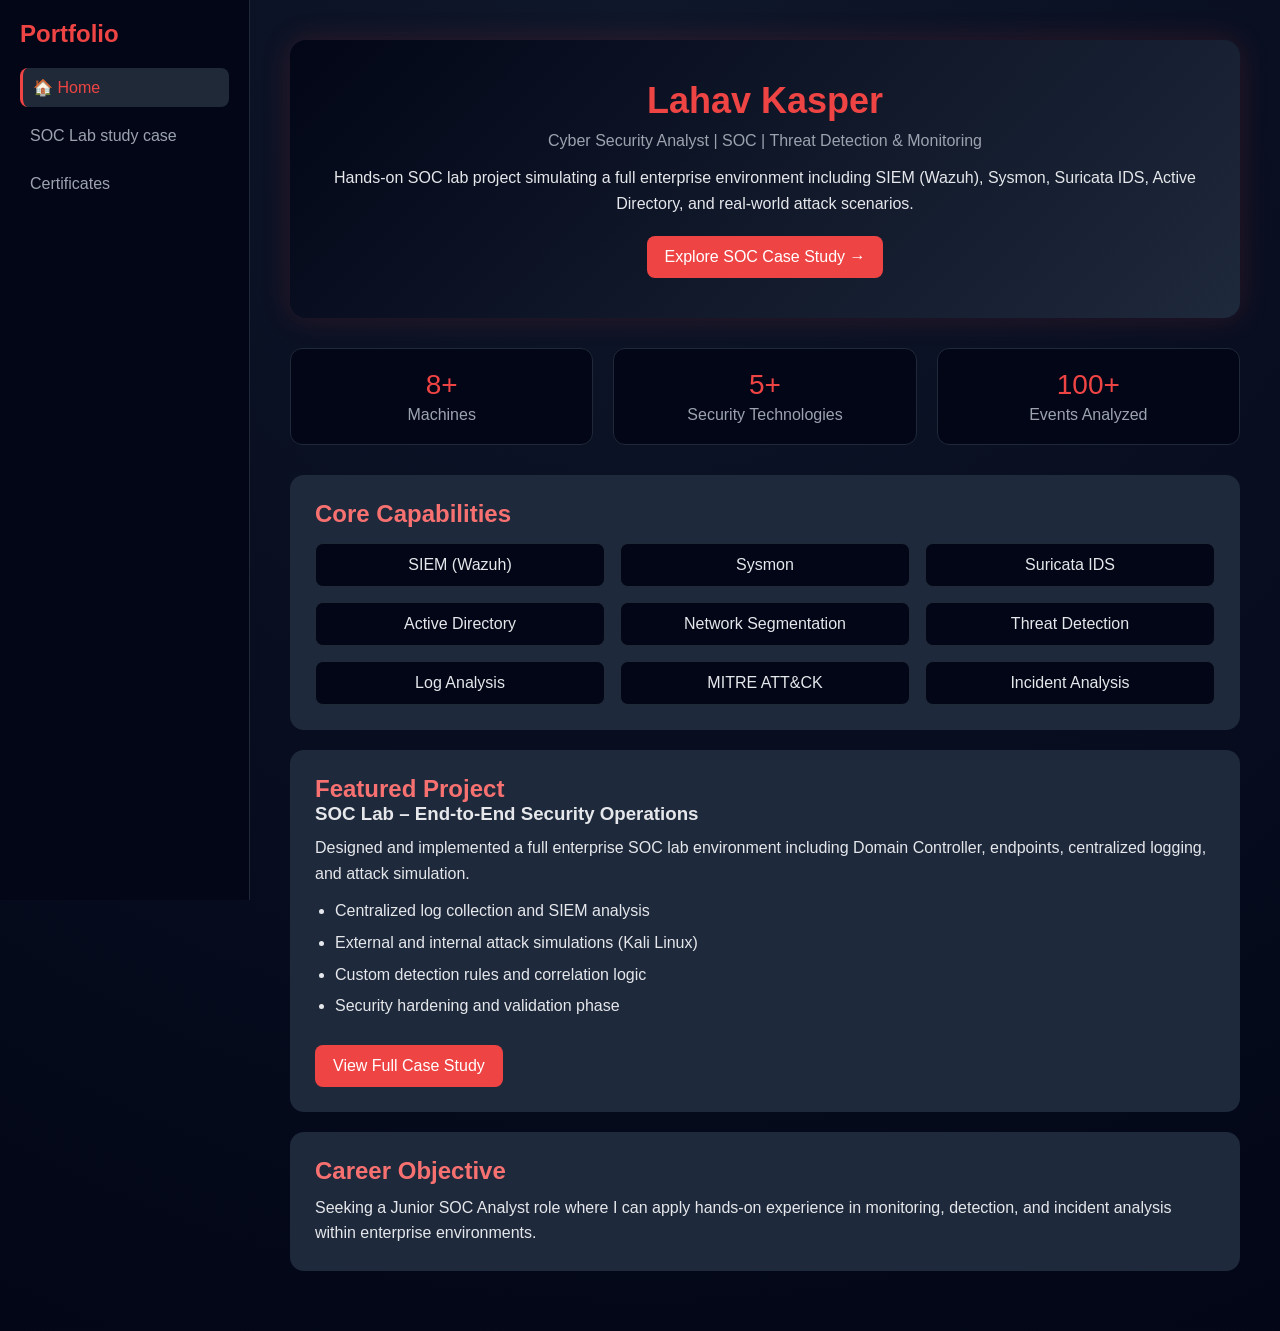
<file: index.html>
<!DOCTYPE html>
<html lang="en">
<head>
    <meta charset="UTF-8">
    <title>Cyber Security Portfolio - Lahav</title>
    <link rel="stylesheet" href="index.css">
</head>
<body>

<div class="sidebar">
    <h2>Portfolio</h2>
    <a href="index.html" class="active">🏠 Home</a>
    <a href="SOC Project/project-overview.html">SOC Lab study case</a>
    <a href="certificates.html">Certificates</a>
</div>

<div class="main">

<!-- HERO -->
<section class="hero">
    <h1 id="typing-title"></h1>

    <p class="subtitle">
        Cyber Security Analyst | SOC | Threat Detection & Monitoring
    </p>

    <p class="hero-text">
        Hands-on SOC lab project simulating a full enterprise environment including SIEM (Wazuh),
        Sysmon, Suricata IDS, Active Directory, and real-world attack scenarios.
    </p>

    <a href="/SOC Project/project-overview.html" class="btn">Explore SOC Case Study →</a>
</section>

<!-- STATS -->
<section class="stats">
    <div class="stat-card">
        <div class="stat-number">8+</div>
        <div class="stat-label">Machines</div>
    </div>

    <div class="stat-card">
        <div class="stat-number">5+</div>
        <div class="stat-label">Security Technologies</div>
    </div>

    <div class="stat-card">
        <div class="stat-number">100+</div>
        <div class="stat-label">Events Analyzed</div>
    </div>
</section>

<!-- SKILLS -->
<section class="card">
    <h2>Core Capabilities</h2>

    <div class="skills-grid">
        <div class="skill">SIEM (Wazuh)</div>
        <div class="skill">Sysmon</div>
        <div class="skill">Suricata IDS</div>
        <div class="skill">Active Directory</div>
        <div class="skill">Network Segmentation</div>
        <div class="skill">Threat Detection</div>
        <div class="skill">Log Analysis</div>
        <div class="skill">MITRE ATT&CK</div>
        <div class="skill">Incident Analysis</div>
    </div>
</section>

<!-- PROJECT -->
<section class="card">
    <h2>Featured Project</h2>

    <div class="step">

        <h3>SOC Lab – End-to-End Security Operations</h3>

        <p>
            Designed and implemented a full enterprise SOC lab environment including
            Domain Controller, endpoints, centralized logging, and attack simulation.
        </p>

        <ul>
            <li>Centralized log collection and SIEM analysis</li>
            <li>External and internal attack simulations (Kali Linux)</li>
            <li>Custom detection rules and correlation logic</li>
            <li>Security hardening and validation phase</li>
        </ul>

        <a href="/SOC Project/project-overview.html" class="btn">View Full Case Study</a>
    </div>
</section>

<!-- GOAL -->
<section class="card">
    <h2>Career Objective</h2>
    <p>
        Seeking a Junior SOC Analyst role where I can apply hands-on experience in
        monitoring, detection, and incident analysis within enterprise environments.
    </p>
</section>

</div>

<script src="index.js"></script>

</body>
</html>
</file>
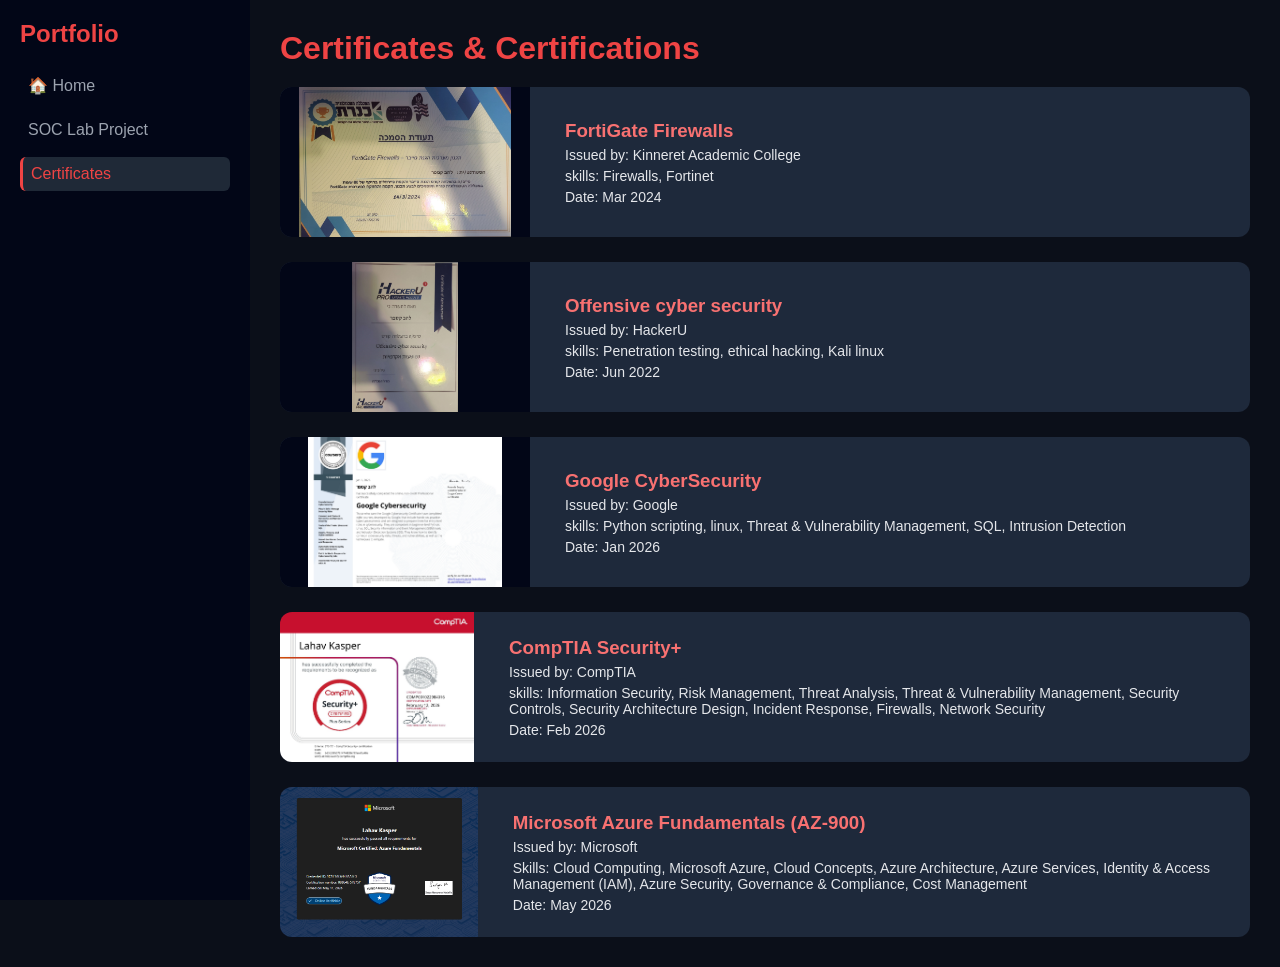
<file: certificates.html>
<!DOCTYPE html>
<html lang="en">
<head>
    <meta charset="UTF-8">
    <title>Certificates</title>
    <link rel="stylesheet" href="certificates.css">
</head>
<body>

<div class="sidebar">
    <h2>Portfolio</h2>
    <a href="index.html">🏠 Home</a>
    <a href="SOC Project/project-overview.html">SOC Lab Project</a>
    <a href="certificates.html" class="active">Certificates</a>
</div>

<div class="main">

    <h1>Certificates & Certifications</h1>

    <div class="cert-grid">

        <!-- Certificate 1 -->
        <div class="cert-card">
            <img class="cert-img" src="certificates/firewall.jpg" alt="Certificate">

            <div class="cert-info">
                <h3>FortiGate Firewalls</h3>
                <p>Issued by: Kinneret Academic College</p>
                <p>skills: Firewalls, Fortinet</p>
                <p>Date: Mar 2024</p>
            </div>
        </div>

        <!-- Certificate 2 -->
        <div class="cert-card">
            <img class="cert-img" src="certificates/האקר יו.jpg" alt="Certificate">

            <div class="cert-info">
                <h3>Offensive cyber security</h3>
                <p>Issued by: HackerU</p>
                <p>skills: Penetration testing, ethical hacking, Kali linux</p>
                <p>Date: Jun 2022</p>
            </div>
        </div>

            <!-- Certificate 3 -->
        <div class="cert-card">
            <img class="cert-img" src="certificates/Coursera N0PWANQTI22I_page-0001.jpg" alt="Certificate">

            <div class="cert-info">
                <h3>Google CyberSecurity</h3>
                <p>Issued by: Google</p>
                <p>skills: Python scripting, linux, Threat & Vulnerability Management, SQL, Intrusion Detection</p>
                <p>Date: Jan 2026</p>
            </div>
        </div>

                <!-- Certificate 4 -->
        <div class="cert-card">
            <img class="cert-img" src="certificates/CompTIA Security+ ce certificate_page-0001.jpg" alt="Certificate">
            <div class="cert-info">
                <h3>CompTIA Security+</h3>
                <p>Issued by: CompTIA</p>
                <p>skills: Information Security, Risk Management, Threat Analysis, Threat & Vulnerability Management, Security Controls, Security Architecture Design, Incident Response, Firewalls, Network Security</p>
                <p>Date: Feb 2026</p>
            </div>
        </div>

                    <!-- Certificate 5 -->
        <div class="cert-card">
            <img class="cert-img" src="certificates/azure az-900.png" alt="Certificate">
            <div class="cert-info">
                <h3>Microsoft Azure Fundamentals (AZ-900)</h3>
                <p>Issued by: Microsoft</p>
                <p>Skills: Cloud Computing, Microsoft Azure, Cloud Concepts, Azure Architecture, Azure Services, Identity & Access Management (IAM), Azure Security, Governance & Compliance, Cost Management</p>
                <p>Date: May 2026</p>
            </div>
        </div>

    </div>

</div>

<!-- 🔍 MODAL -->
<div id="certModal" class="modal">
    <span class="close">&times;</span>
    <img class="modal-content" id="modalImg">
</div>

<script src="certificates.js"></script>

</body>
</html>
</file>
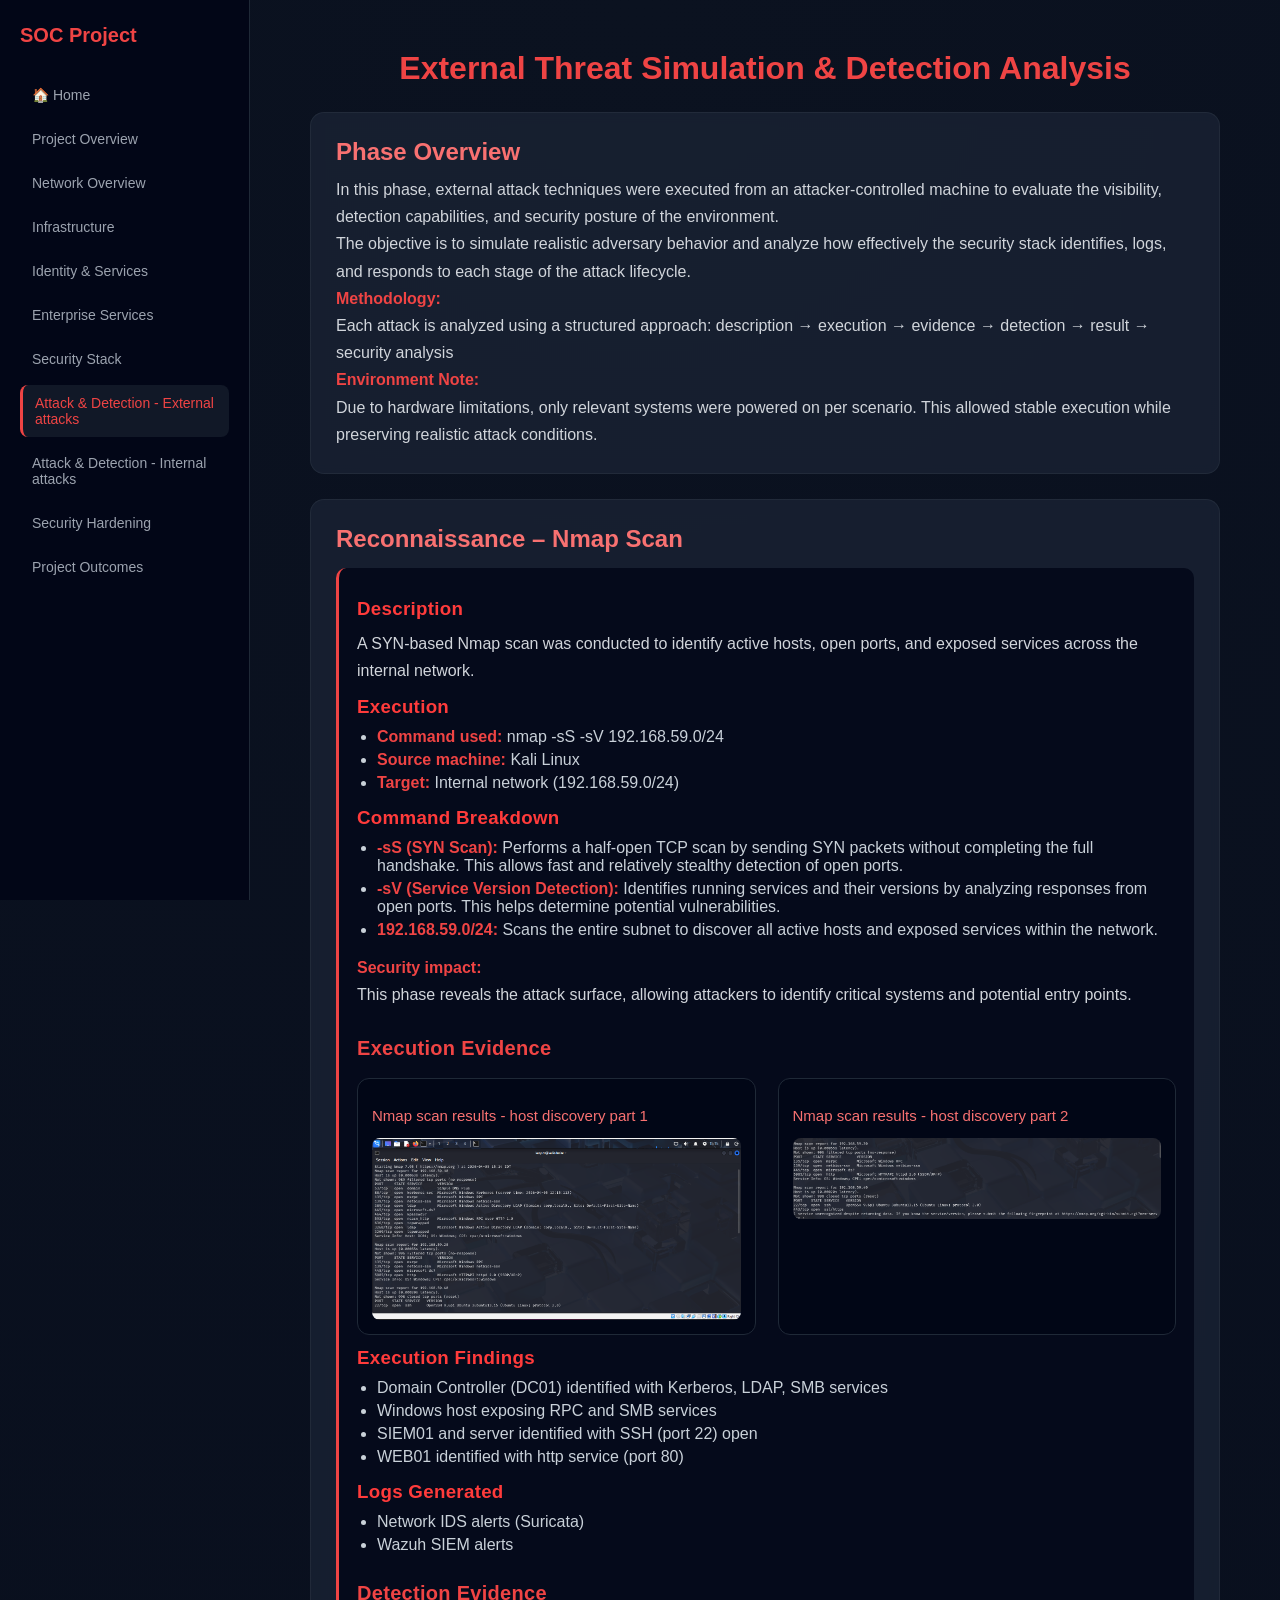
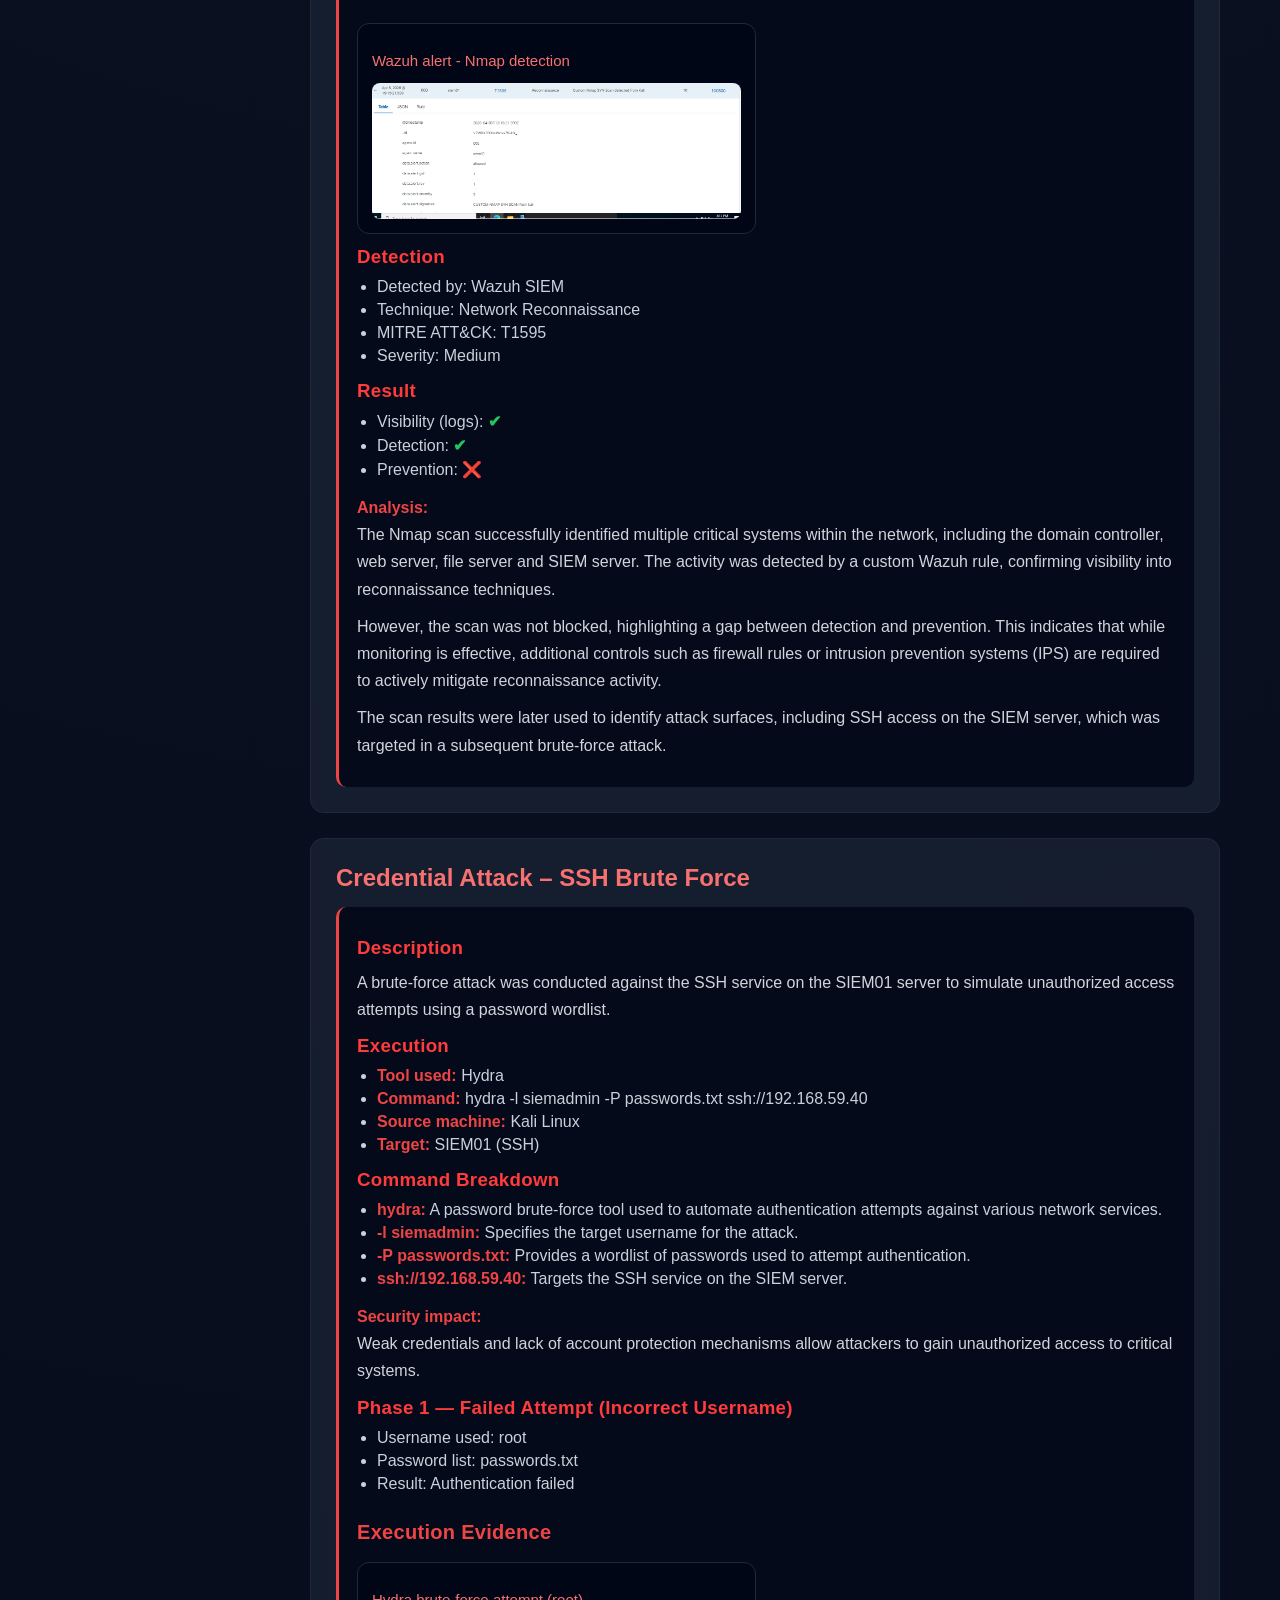
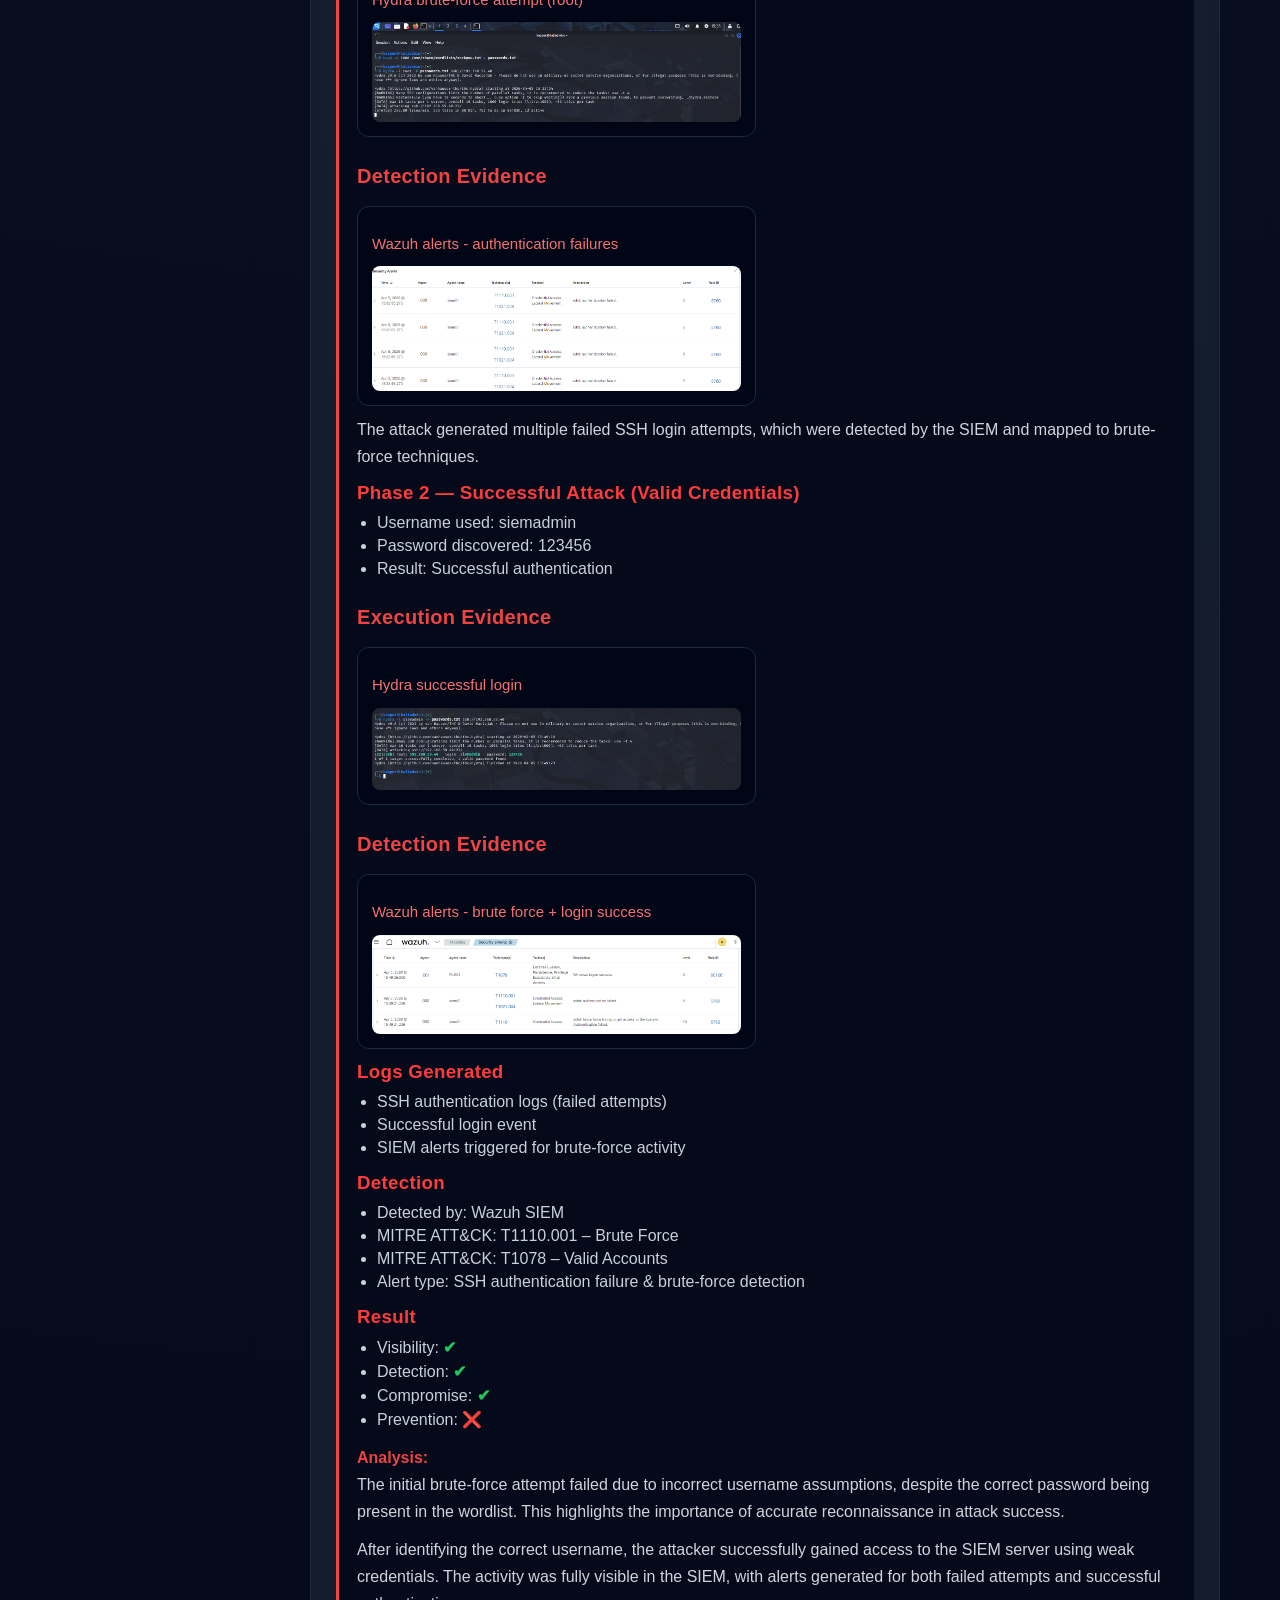
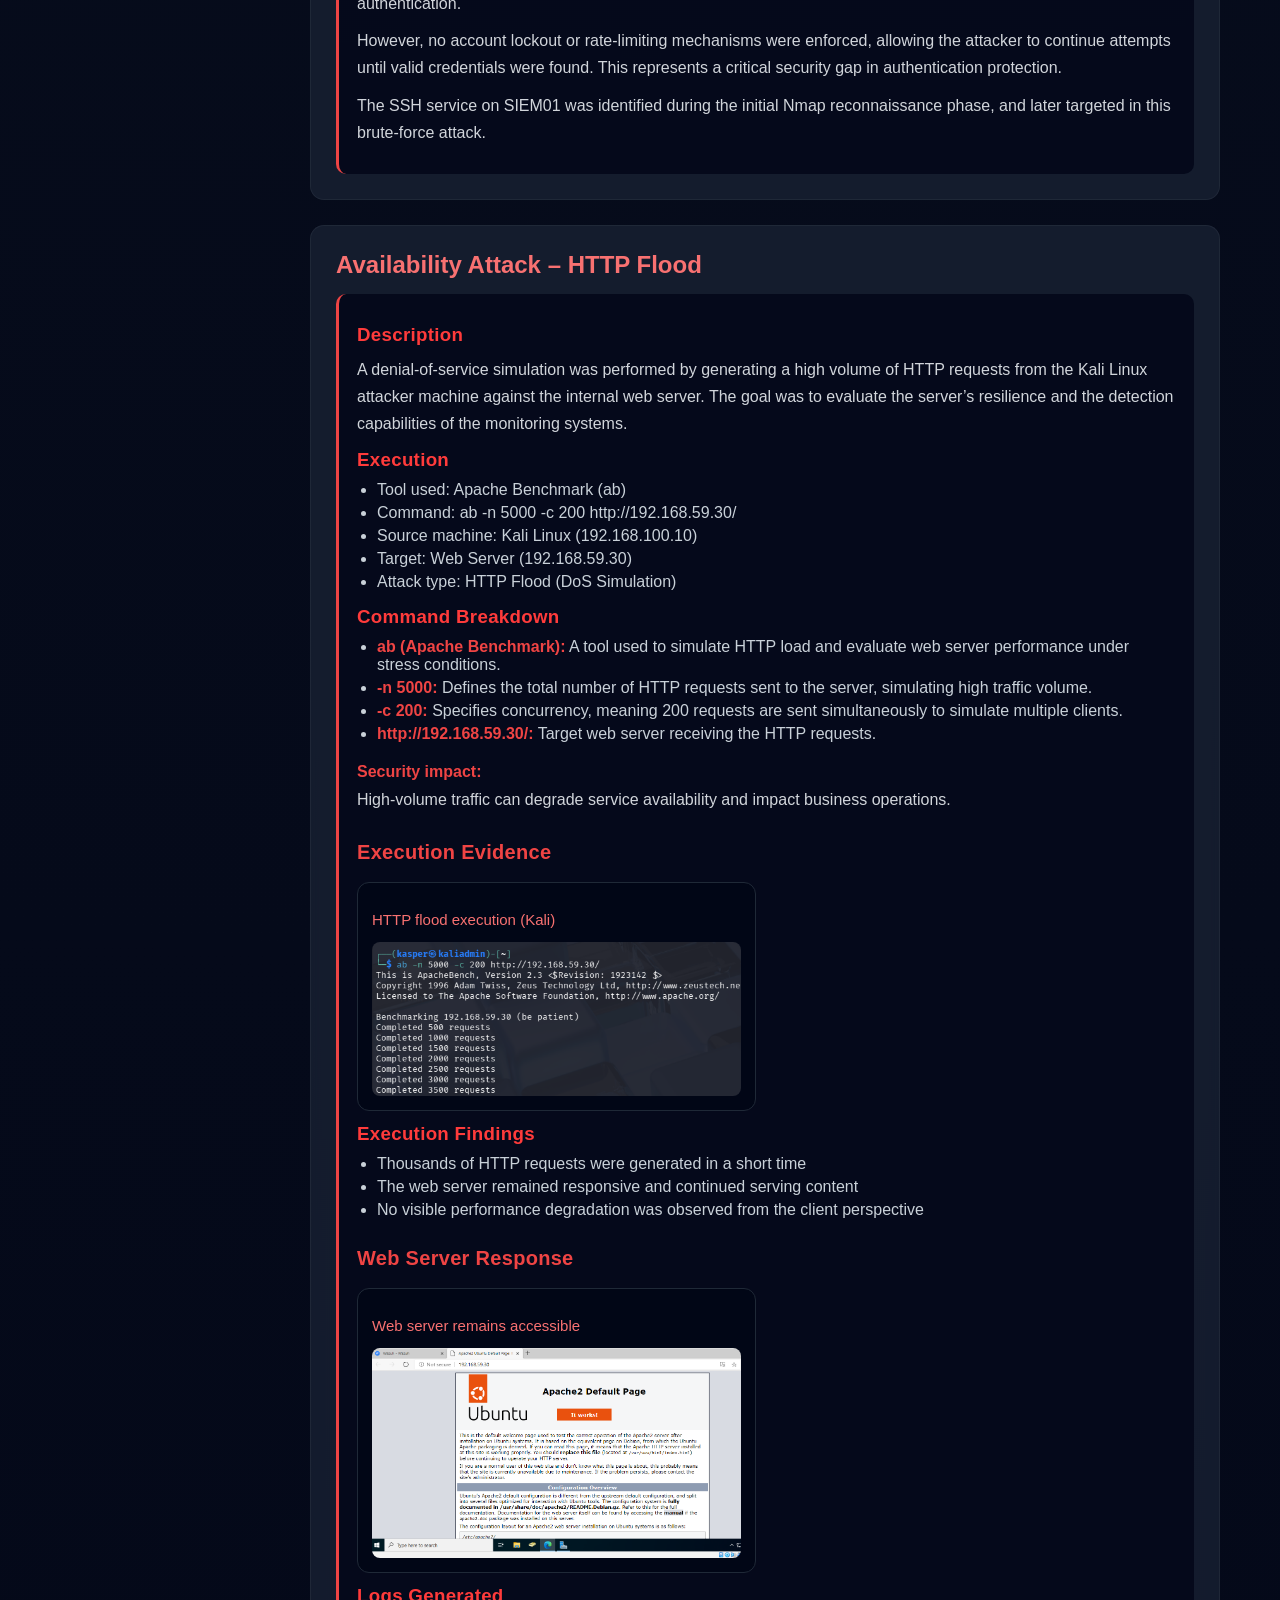
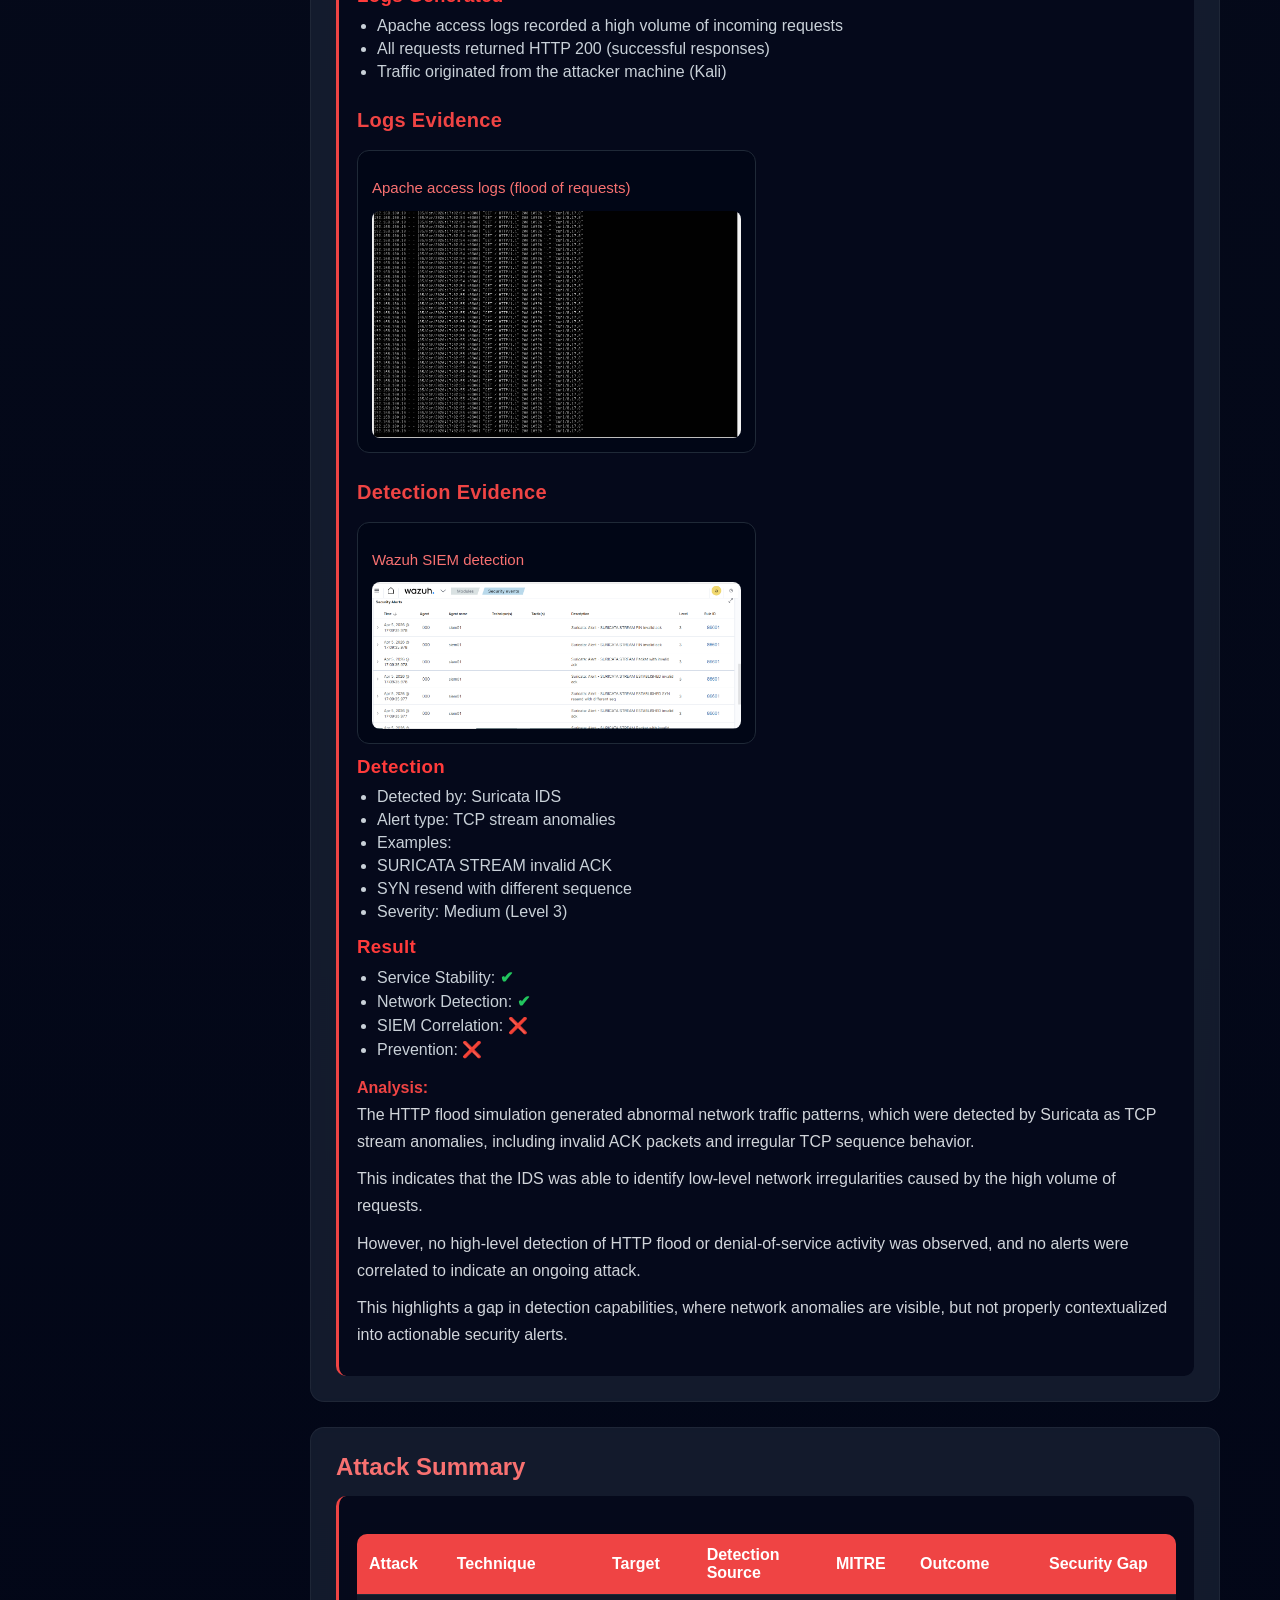
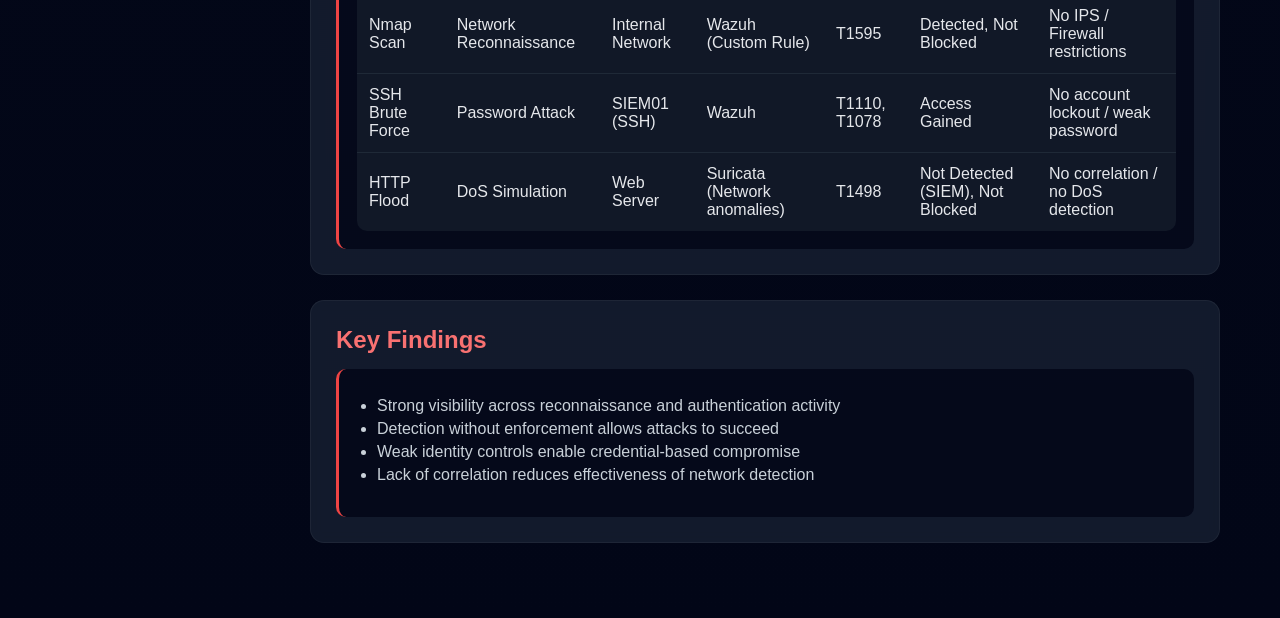
<file: SOC Project/attack-and-detection-external.html>
<!DOCTYPE html>
<html lang="en">
<head>
    <meta charset="UTF-8">
    <title>Attack & Detection - External</title>
    <link rel="stylesheet" href="attack-and-detection.css">
    <link rel="stylesheet" href="animations.css">
</head>

<body>

<aside class="sidebar">
    <h2>SOC Project</h2>
    <nav>
        <a href="../index.html">🏠 Home</a>
        <a href="project-overview.html">Project Overview</a>
        <a href="Network-Overview.html">Network Overview</a>
        <a href="infrastracture.html">Infrastructure</a>
        <a href="identity-and-services.html">Identity & Services</a>
        <a href="enterprize-services.html">Enterprise Services</a>
        <a href="security-stack.html">Security Stack</a>
        <a href="attack-and-detection-external.html" class="active">Attack & Detection - External attacks</a>
        <a href="attack-and-detection-internal.html">Attack & Detection - Internal attacks</a>
        <a href="security-hardening.html">Security Hardening</a>
        <a href="Project-Outcomes -and-Capabilities.html">Project Outcomes</a>
    </nav>
</aside>

<main class="main">

    <header>
        <h1>External Threat Simulation & Detection Analysis</h1>
    </header>

    <!-- Overview -->
    <section class="card">
        
        <h2>Phase Overview</h2>
         <p>
        In this phase, external attack techniques were executed from an attacker-controlled machine
        to evaluate the visibility, detection capabilities, and security posture of the environment.
        </p>

        <p>
        The objective is to simulate realistic adversary behavior and analyze how effectively
        the security stack identifies, logs, and responds to each stage of the attack lifecycle.
        </p>

        <p><strong>Methodology:</strong><br>
        Each attack is analyzed using a structured approach:
        description → execution → evidence → detection → result → security analysis
        </p>

        <p><strong>Environment Note:</strong><br>
        Due to hardware limitations, only relevant systems were powered on per scenario.
        This allowed stable execution while preserving realistic attack conditions.
        </p>
    </section>

    <!-- NMAP -->
    <section class="card">

        <h2>Reconnaissance – Nmap Scan</h2>

        <div class="step">

            <h3>Description</h3>
            <p>
            A SYN-based Nmap scan was conducted to identify active hosts, open ports,
            and exposed services across the internal network.
            </p>

            <h3>Execution</h3>
            <ul>
                <li><strong>Command used:</strong> nmap -sS -sV 192.168.59.0/24</li>
                <li><strong>Source machine:</strong> Kali Linux</li>
                <li><strong>Target:</strong> Internal network (192.168.59.0/24)</li>
            </ul>

            <h3>Command Breakdown</h3>
            <ul>
                <li><strong>-sS (SYN Scan):</strong> Performs a half-open TCP scan by sending SYN packets without completing the full handshake. This allows fast and relatively stealthy detection of open ports.</li>

                <li><strong>-sV (Service Version Detection):</strong> Identifies running services and their versions by analyzing responses from open ports. This helps determine potential vulnerabilities.</li>

                <li><strong>192.168.59.0/24:</strong> Scans the entire subnet to discover all active hosts and exposed services within the network.</li>
            </ul>

            <p><strong>Security impact:</strong><br>
            This phase reveals the attack surface, allowing attackers to identify
            critical systems and potential entry points.
            </p>

            <h3 class="image-title">Execution Evidence</h3>
            <div class="image-div">
                <div class="image-card">
                    <p class="image-title">Nmap scan results - host discovery part 1</p>
                    <img src="images/attack and detection/Nmap/kali 1.png">
                </div>

                <div class="image-card">
                    <p class="image-title">Nmap scan results - host discovery part 2</p>
                    <img src="images/attack and detection/Nmap/kali 2.png">
                </div>
            </div>

            <h3>Execution Findings</h3>
            <ul>
                <li>Domain Controller (DC01) identified with Kerberos, LDAP, SMB services</li>
                <li>Windows host exposing RPC and SMB services</li>
                <li>SIEM01 and server identified with SSH (port 22) open</li>
                <li>WEB01 identified with http service (port 80)</li>
            </ul>

            <h3>Logs Generated</h3>
            <ul>
                <li>Network IDS alerts (Suricata)</li>
                <li>Wazuh SIEM alerts</li>
            </ul>

            <h3 class="image-title">Detection Evidence</h3>
            <div class="image-div">
                <div class="image-card">
                    <p class="image-title">Wazuh alert - Nmap detection</p>
                    <img src="images/attack and detection/Nmap/siem.png">
                </div>
            </div>

            <h3>Detection</h3>
            <ul>
                <li>Detected by: Wazuh SIEM</li>
                <li>Technique: Network Reconnaissance</li>
                <li>MITRE ATT&CK: T1595</li>
                <li>Severity: Medium</li>
            </ul>

            <h3>Result</h3>
            <ul>
                <li>Visibility (logs): <span class="success">✔</span></li>
                <li>Detection: <span class="success">✔</span></li>
                <li>Prevention: <span class="fail">❌</span></li>
            </ul>

            <p><strong>Analysis:</strong><br>
            The Nmap scan successfully identified multiple critical systems within the network,
            including the domain controller, web server, file server and SIEM server. The activity was detected by a custom
            Wazuh rule, confirming visibility into reconnaissance techniques.
            </p>

            <p>
            However, the scan was not blocked, highlighting a gap between detection and prevention.
            This indicates that while monitoring is effective, additional controls such as firewall rules
            or intrusion prevention systems (IPS) are required to actively mitigate reconnaissance activity.
            </p>

            <p>
            The scan results were later used to identify attack surfaces,
            including SSH access on the SIEM server, which was targeted in a subsequent brute-force attack.
            </p>
        </div>
    </section>

    <section class="card">

        <h2>Credential Attack – SSH Brute Force</h2>

        <div class="step">

            <h3>Description</h3>
            <p>
                A brute-force attack was conducted against the SSH service on the SIEM01 server
                to simulate unauthorized access attempts using a password wordlist.
            </p>

            <h3>Execution</h3>
            <ul>
                <li><strong>Tool used:</strong> Hydra</li>
                <li><strong>Command:</strong> hydra -l siemadmin -P passwords.txt ssh://192.168.59.40</li>
                <li><strong>Source machine:</strong> Kali Linux</li>
                <li><strong>Target:</strong> SIEM01 (SSH)</li>
            </ul>

            <h3>Command Breakdown</h3>
            <ul>
                <li><strong>hydra:</strong> A password brute-force tool used to automate authentication attempts against various network services.</li>

                <li><strong>-l siemadmin:</strong> Specifies the target username for the attack.</li>

                <li><strong>-P passwords.txt:</strong> Provides a wordlist of passwords used to attempt authentication.</li>

                <li><strong>ssh://192.168.59.40:</strong> Targets the SSH service on the SIEM server.</li>
            </ul>

            <p><strong>Security impact:</strong><br>
            Weak credentials and lack of account protection mechanisms allow attackers
            to gain unauthorized access to critical systems.
            </p>

            <!-- ===================== -->
            <!-- 🔴 PHASE 1 -->
            <!-- ===================== -->

            <h3>Phase 1 — Failed Attempt (Incorrect Username)</h3>
            
            <ul>
                <li>Username used: root</li>
                <li>Password list: passwords.txt</li>
                <li>Result: Authentication failed</li>
            </ul>

            <h3 class="image-title">Execution Evidence</h3>
            <div class="image-div">
                <div class="image-card">
                    <p class="image-title">Hydra brute-force attempt (root)</p>
                    <img src="images/attack and detection/brute force/kali 1.png">
                </div>
            </div>

            <h3 class="image-title">Detection Evidence</h3>
            <div class="image-div">
                <div class="image-card">
                    <p class="image-title">Wazuh alerts - authentication failures</p>
                    <img src="images/attack and detection/brute force/ssh failed - brute force.png">
                </div>
            </div>

            <p>
                The attack generated multiple failed SSH login attempts, which were detected
                by the SIEM and mapped to brute-force techniques.
            </p>

            <!-- ===================== -->
            <!-- 🟢 PHASE 2 -->
            <!-- ===================== -->

            <h3>Phase 2 — Successful Attack (Valid Credentials)</h3>

            <ul>
                <li>Username used: siemadmin</li>
                <li>Password discovered: 123456</li>
                <li>Result: Successful authentication</li>
            </ul>

            <h3 class="image-title">Execution Evidence</h3>
            <div class="image-div">
                <div class="image-card">
                    <p class="image-title">Hydra successful login</p>
                    <img src="images/attack and detection/brute force/kali 2.png">
                </div>
            </div>

            <h3 class="image-title">Detection Evidence</h3>
            <div class="image-div">
                <div class="image-card">
                    <p class="image-title">Wazuh alerts - brute force + login success</p>
                    <img src="images/attack and detection/brute force/ssh success - brute force.png">
                </div>
            </div>

            <!-- ===================== -->
            <!-- LOGS & DETECTION -->
            <!-- ===================== -->

            <h3>Logs Generated</h3>
            <ul>
                <li>SSH authentication logs (failed attempts)</li>
                <li>Successful login event</li>
                <li>SIEM alerts triggered for brute-force activity</li>
            </ul>

            <h3>Detection</h3>
            <ul>
                <li>Detected by: Wazuh SIEM</li>
                <li>MITRE ATT&CK: T1110.001 – Brute Force</li>
                <li>MITRE ATT&CK: T1078 – Valid Accounts</li>
                <li>Alert type: SSH authentication failure & brute-force detection</li>
            </ul>

            <!-- ===================== -->
            <!-- RESULT -->
            <!-- ===================== -->

            <h3>Result</h3>
            <ul>
                <li>Visibility: <span class="success">✔</span></li>
                <li>Detection: <span class="success">✔</span></li>
                <li>Compromise: <span class="success">✔</span></li>
                <li>Prevention: <span class="fail">❌</span></li>
            </ul>

            <!-- ===================== -->
            <!-- ANALYSIS -->
            <!-- ===================== -->

            <p><strong>Analysis:</strong><br>
            The initial brute-force attempt failed due to incorrect username assumptions,
            despite the correct password being present in the wordlist.
            This highlights the importance of accurate reconnaissance in attack success.
            </p>

            <p>
            After identifying the correct username, the attacker successfully gained access
            to the SIEM server using weak credentials. The activity was fully visible in the SIEM,
            with alerts generated for both failed attempts and successful authentication.
            </p>

            <p>
            However, no account lockout or rate-limiting mechanisms were enforced,
            allowing the attacker to continue attempts until valid credentials were found.
            This represents a critical security gap in authentication protection.
            </p>
            <p>
            The SSH service on SIEM01 was identified during the initial Nmap reconnaissance phase,
            and later targeted in this brute-force attack.
            </p>
        </div>
    </section>

    <section class="card">

        <h2>Availability Attack – HTTP Flood</h2>

        <div class="step">
            <h3>Description</h3>
            <p>
                A denial-of-service simulation was performed by generating a high volume of HTTP requests
                from the Kali Linux attacker machine against the internal web server.
                The goal was to evaluate the server’s resilience and the detection capabilities of the monitoring systems.
            </p>

                <!-- ===================== -->
                <!-- EXECUTION -->
                <!-- ===================== -->

            <h3>Execution</h3>
            <ul>
                <li>Tool used: Apache Benchmark (ab)</li>
                <li>Command: ab -n 5000 -c 200 http://192.168.59.30/</li>
                <li>Source machine: Kali Linux (192.168.100.10)</li>
                <li>Target: Web Server (192.168.59.30)</li>
                <li>Attack type: HTTP Flood (DoS Simulation)</li>
            </ul>

            <h3>Command Breakdown</h3>
            <ul>
                <li><strong>ab (Apache Benchmark):</strong> A tool used to simulate HTTP load and evaluate web server performance under stress conditions.</li>

                <li><strong>-n 5000:</strong> Defines the total number of HTTP requests sent to the server, simulating high traffic volume.</li>

                <li><strong>-c 200:</strong> Specifies concurrency, meaning 200 requests are sent simultaneously to simulate multiple clients.</li>

                <li><strong>http://192.168.59.30/:</strong> Target web server receiving the HTTP requests.</li>
            </ul>

            <p><strong>Security impact:</strong><br>
            High-volume traffic can degrade service availability
            and impact business operations.
            </p>

            <h3 class="image-title">Execution Evidence</h3>
            <div class="image-div">
                <div class="image-card">
                    <p class="image-title">HTTP flood execution (Kali)</p>
                    <img src="images/attack and detection/DOS/kali attack.png">
                </div>
            </div>

            <h3>Execution Findings</h3>
            <ul>
                <li>Thousands of HTTP requests were generated in a short time</li>
                <li>The web server remained responsive and continued serving content</li>
                <li>No visible performance degradation was observed from the client perspective</li>
            </ul>

            <h3 class="image-title">Web Server Response</h3>
            <div class="image-div">
                <div class="image-card">
                    <p class="image-title">Web server remains accessible</p>
                    <img src="images/attack and detection/DOS/web page.png">
                </div>
            </div>

            <h3>Logs Generated</h3>
            <ul>
                <li>Apache access logs recorded a high volume of incoming requests</li>
                <li>All requests returned HTTP 200 (successful responses)</li>
                <li>Traffic originated from the attacker machine (Kali)</li>
            </ul>

            <h3 class="image-title">Logs Evidence</h3>
            <div class="image-div">
                <div class="image-card">
                    <p class="image-title">Apache access logs (flood of requests)</p>
                    <img src="images/attack and detection/DOS/web01 logs.png">
                </div>
            </div>

            <h3 class="image-title">Detection Evidence</h3>
            <div class="image-div">
                <div class="image-card">
                    <p class="image-title">Wazuh SIEM detection</p>
                    <img src="images/attack and detection/DOS/siem.png">
                </div>
            </div>

            <h3>Detection</h3>
            <ul>
                <li>Detected by: Suricata IDS</li>
                <li>Alert type: TCP stream anomalies</li>
                <li>Examples:</li>
                <li>SURICATA STREAM invalid ACK</li>
                <li>SYN resend with different sequence</li>
                <li>Severity: Medium (Level 3)</li>
            </ul>

            <h3>Result</h3>
            <ul>
                <li>Service Stability: <span class="success">✔</span></li>
                <li>Network Detection: <span class="success">✔</span></li>
                <li>SIEM Correlation: <span class="fail">❌</span></li>
                <li>Prevention: <span class="fail">❌</span></li>
            </ul>

            <p><strong>Analysis:</strong><br>
            The HTTP flood simulation generated abnormal network traffic patterns,
            which were detected by Suricata as TCP stream anomalies, including invalid ACK packets
            and irregular TCP sequence behavior.
            </p>

            <p>
            This indicates that the IDS was able to identify low-level network irregularities
            caused by the high volume of requests.
            </p>

            <p>
            However, no high-level detection of HTTP flood or denial-of-service activity was observed,
            and no alerts were correlated to indicate an ongoing attack.
            </p>

            <p>
            This highlights a gap in detection capabilities, where network anomalies are visible,
            but not properly contextualized into actionable security alerts.
            </p>
        </div>
    </section>

    <!-- ===================== -->
    <!-- 🧾 SUMMARY -->
    <!-- ===================== -->

    <section class="card">
        <h2>Attack Summary</h2>

        <div class="step">
            <table>
                <tr>
                    <th>Attack</th>
                    <th>Technique</th>
                    <th>Target</th>
                    <th>Detection Source</th>
                    <th>MITRE</th>
                    <th>Outcome</th>
                    <th>Security Gap</th>
                </tr>

                <tr>
                    <td>Nmap Scan</td>
                    <td>Network Reconnaissance</td>
                    <td>Internal Network</td>
                    <td>Wazuh (Custom Rule)</td>
                    <td>T1595</td>
                    <td>Detected, Not Blocked</td>
                    <td>No IPS / Firewall restrictions</td>
                </tr>

                <tr>
                    <td>SSH Brute Force</td>
                    <td>Password Attack</td>
                    <td>SIEM01 (SSH)</td>
                    <td>Wazuh</td>
                    <td>T1110, T1078</td>
                    <td>Access Gained</td>
                    <td>No account lockout / weak password</td>
                </tr>

                <tr>
                    <td>HTTP Flood</td>
                    <td>DoS Simulation</td>
                    <td>Web Server</td>
                    <td>Suricata (Network anomalies)</td>
                    <td>T1498</td>
                    <td>Not Detected (SIEM), Not Blocked</td>
                    <td>No correlation / no DoS detection</td>
                </tr>
            </table>
        </div>
    </section>

    <section class="card">

        <h2>Key Findings</h2>

        <div class="step">
            <ul>
                <li>Strong visibility across reconnaissance and authentication activity</li>
                <li>Detection without enforcement allows attacks to succeed</li>
                <li>Weak identity controls enable credential-based compromise</li>
                <li>Lack of correlation reduces effectiveness of network detection</li>
            </ul>
        </div>
    </section>
</main>

<!-- MODAL -->
<div id="imageModal" class="modal">
    <span class="close">&times;</span>
    <img class="modal-content" id="modalImg">
</div>

<script src="../script.js"></script>

</body>
</html>
</file>
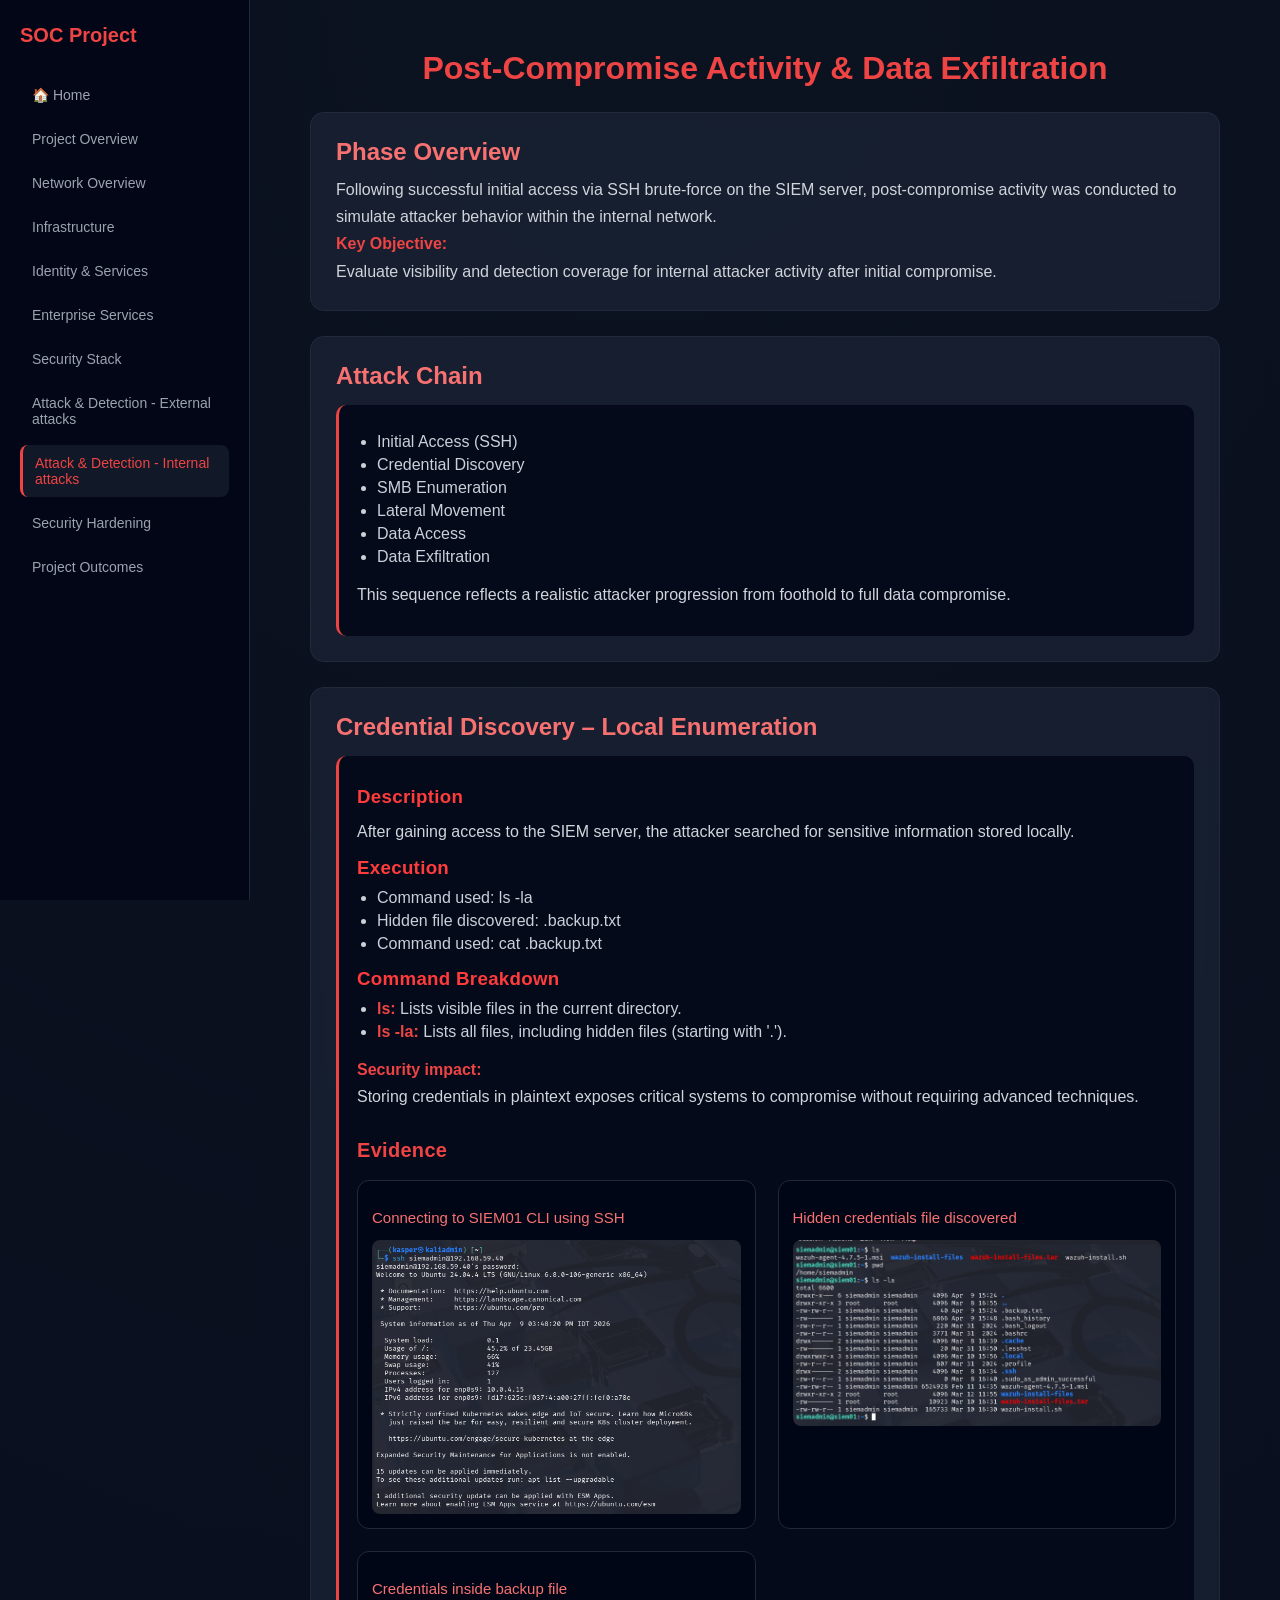
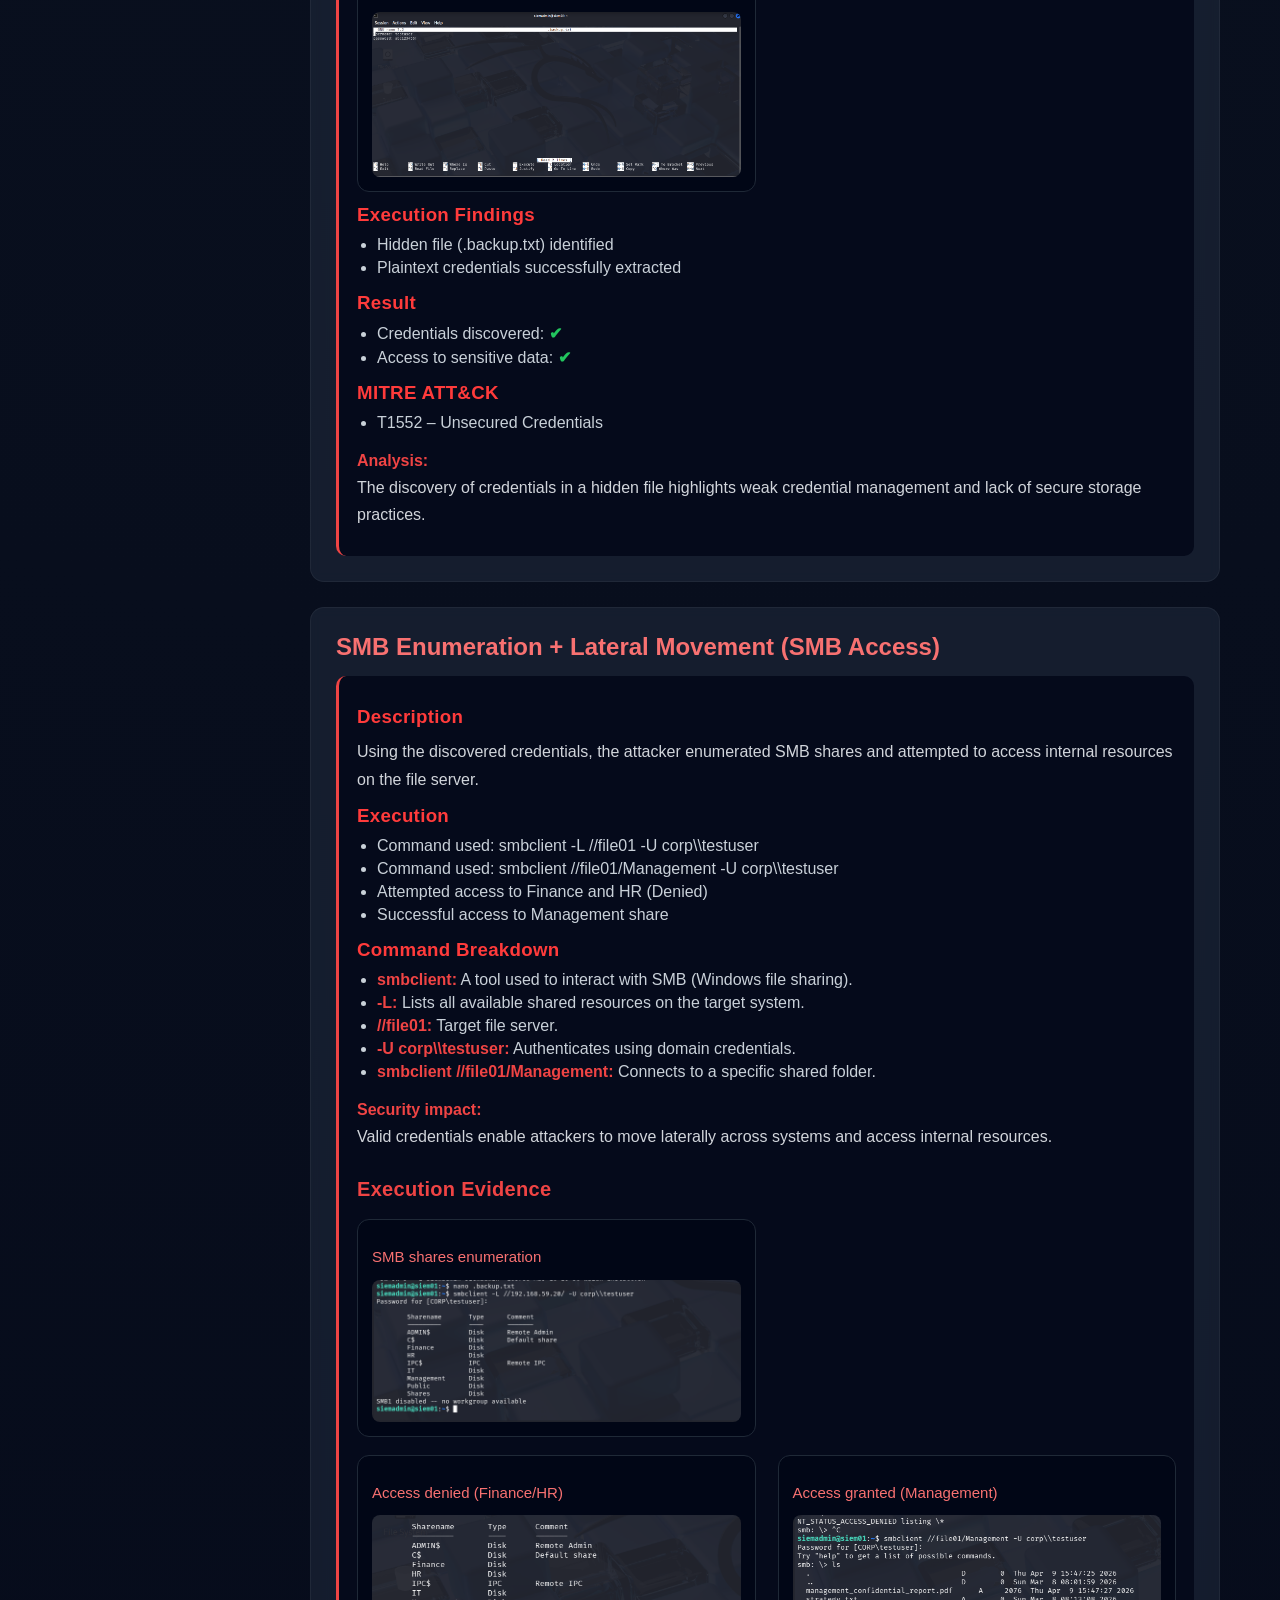
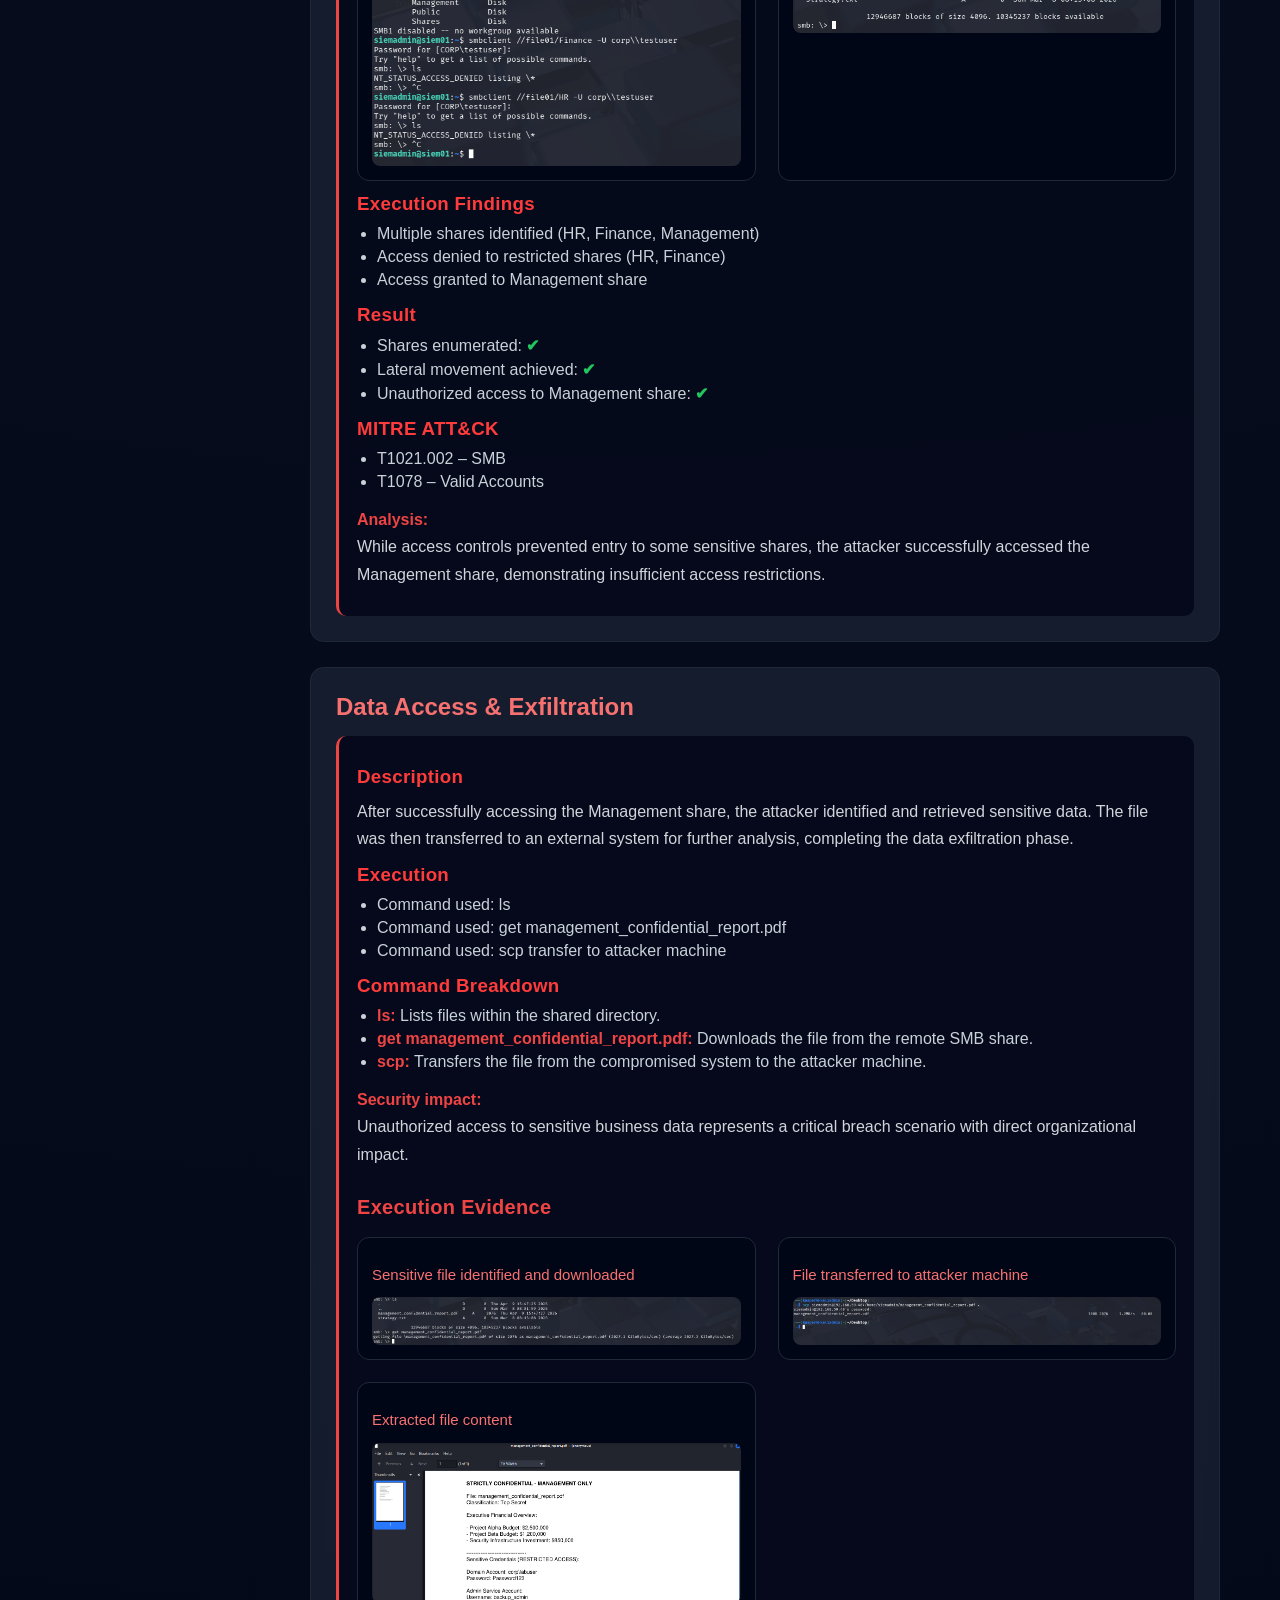
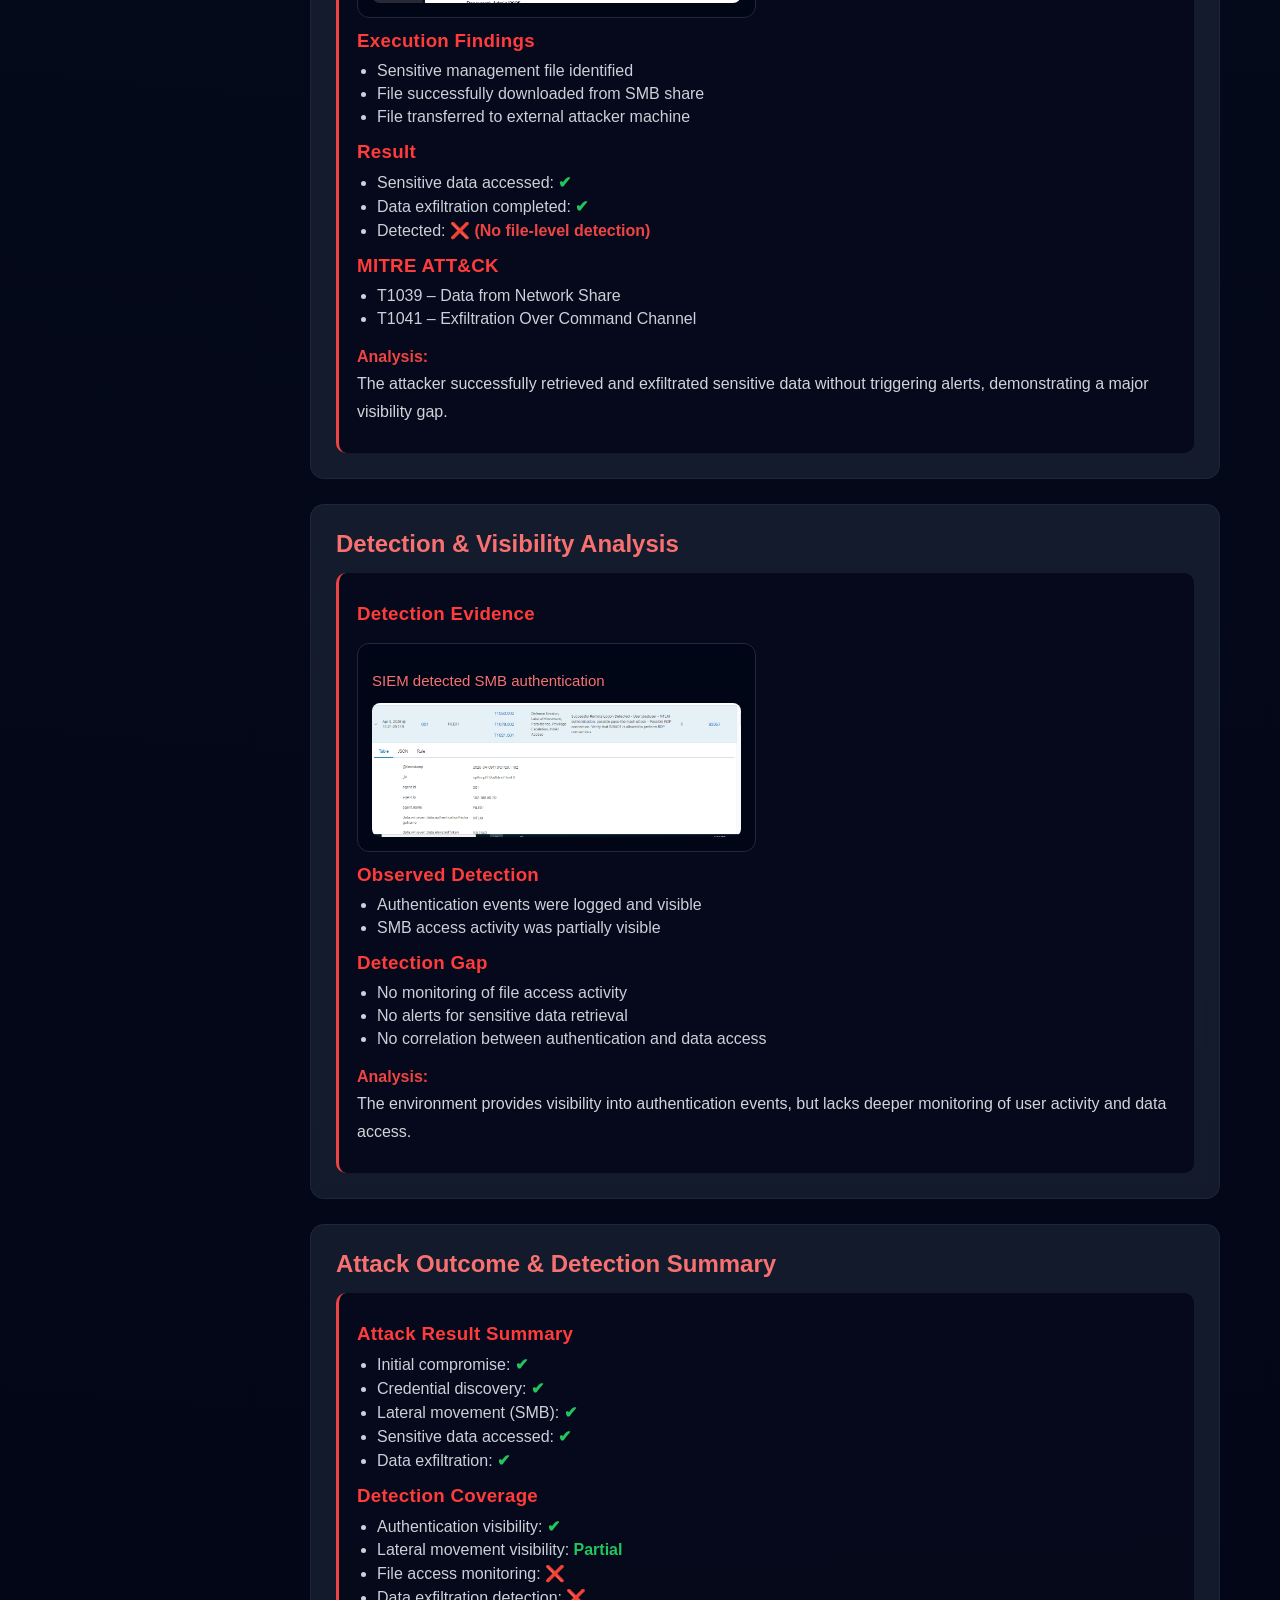
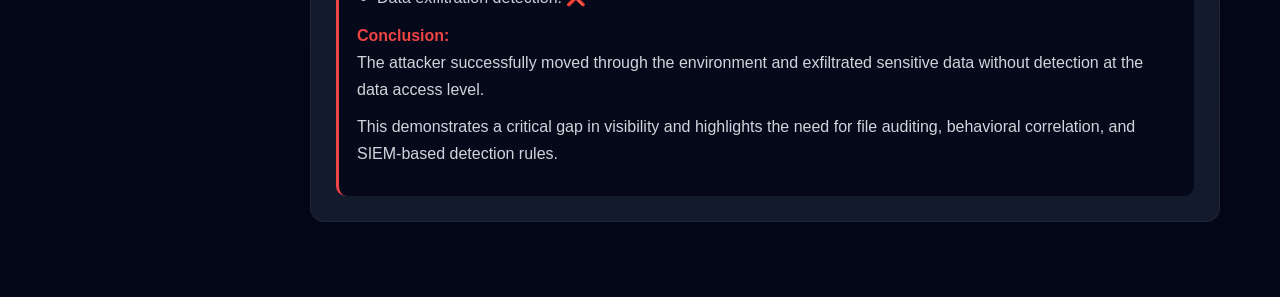
<file: SOC Project/attack-and-detection-internal.html>
<!DOCTYPE html>
<html lang="en">
<head>
    <meta charset="UTF-8">
    <title>Attack & Detection - Internal</title>
    <link rel="stylesheet" href="attack-and-detection.css">
    <link rel="stylesheet" href="animations.css">
</head>

<body>

<aside class="sidebar">
    <h2>SOC Project</h2>
    <nav>
        <a href="../index.html">🏠 Home</a>
        <a href="project-overview.html">Project Overview</a>
        <a href="Network-Overview.html">Network Overview</a>
        <a href="infrastracture.html">Infrastructure</a>
        <a href="identity-and-services.html">Identity & Services</a>
        <a href="enterprize-services.html">Enterprise Services</a>
        <a href="security-stack.html">Security Stack</a>
        <a href="attack-and-detection-external.html">Attack & Detection - External attacks</a>
        <a href="attack-and-detection-internal.html" class="active">Attack & Detection - Internal attacks</a>
        <a href="security-hardening.html">Security Hardening</a>
        <a href="Project-Outcomes -and-Capabilities.html">Project Outcomes</a>

    </nav>
</aside>

<main class="main">

    <header>
    <h1>Post-Compromise Activity & Data Exfiltration</h1>
    </header>

    <!-- Overview -->
    <section class="card">
        <h2>Phase Overview</h2>

        <p>
        Following successful initial access via SSH brute-force on the SIEM server,
        post-compromise activity was conducted to simulate attacker behavior within the internal network.
        </p>

        <p><strong>Key Objective:</strong><br>
        Evaluate visibility and detection coverage for internal attacker activity
        after initial compromise.
        </p>
    </section>

    <!-- Attack Chain -->
    <section class="card">
        <h2>Attack Chain</h2>

        <div class="step">
            <ul>
                <li>Initial Access (SSH)</li>
                <li>Credential Discovery</li>
                <li>SMB Enumeration</li>
                <li>Lateral Movement</li>
                <li>Data Access</li>
                <li>Data Exfiltration</li>
            </ul>
            <p>
            This sequence reflects a realistic attacker progression from foothold to full data compromise.
            </p>

        </div>
    </section>

    <!-- Credential Discovery -->
    <section class="card">
        <h2>Credential Discovery – Local Enumeration</h2>

        <div class="step">

            <h3>Description</h3>
            <p>
            After gaining access to the SIEM server, the attacker searched for sensitive information stored locally.
            </p>

            <h3>Execution</h3>
            <ul>
                <li>Command used: ls -la</li>
                <li>Hidden file discovered: .backup.txt</li>
                <li>Command used: cat .backup.txt</li>
            </ul>

            <h3>Command Breakdown</h3>
            <ul>
                <li><strong>ls:</strong> Lists visible files in the current directory.</li>
                <li><strong>ls -la:</strong> Lists all files, including hidden files (starting with '.').</li>
            </ul>

            <p><strong>Security impact:</strong><br>
            Storing credentials in plaintext exposes critical systems to compromise
            without requiring advanced techniques.
            </p>

            <h3 class="image-title">Evidence</h3>
            <div class="image-div">
                <div class="image-card">
                    <p class="image-title">Connecting to SIEM01 CLI using SSH</p>
                    <img src="images/attack and detection/credential discovery/shh to siemadmin.png">
                </div>
                <div class="image-card">
                    <p class="image-title">Hidden credentials file discovered</p>
                    <img src="images//attack and detection/credential discovery/discover backup.txt.png">
                </div>
                <div class="image-card">
                    <p class="image-title">Credentials inside backup file</p>
                    <img src="images/attack and detection/credential discovery/open backup.txt.png">
                </div>
            </div>

            <h3>Execution Findings</h3>
            <ul>
                <li>Hidden file (.backup.txt) identified</li>
                <li>Plaintext credentials successfully extracted</li>
            </ul>

            <h3>Result</h3>
            <ul>
                <li>Credentials discovered: <span class="success">✔</span></li>
                <li>Access to sensitive data: <span class="success">✔</span></li>
            </ul>

            <h3>MITRE ATT&CK</h3>
            <ul>
                <li>T1552 – Unsecured Credentials</li>
            </ul>

            <p><strong>Analysis:</strong><br>
            The discovery of credentials in a hidden file highlights weak credential management
            and lack of secure storage practices.
            </p>
        </div>
    </section>

    <!-- SMB Enumeration -->
    <section class="card">
        <h2>SMB Enumeration + Lateral Movement (SMB Access)</h2>

        <div class="step">

            <h3>Description</h3>
            <p>
            Using the discovered credentials, the attacker enumerated SMB shares
            and attempted to access internal resources on the file server.
            </p>

            <h3>Execution</h3>
            <ul>
                <li>Command used: smbclient -L //file01 -U corp\\testuser</li>
                <li>Command used: smbclient //file01/Management -U corp\\testuser</li>
                <li>Attempted access to Finance and HR (Denied)</li>
                <li>Successful access to Management share</li>
            </ul>

            <h3>Command Breakdown</h3>
            <ul>
                <li><strong>smbclient:</strong> A tool used to interact with SMB (Windows file sharing).</li>
                <li><strong>-L:</strong> Lists all available shared resources on the target system.</li>
                <li><strong>//file01:</strong> Target file server.</li>
                <li><strong>-U corp\\testuser:</strong> Authenticates using domain credentials.</li>
                <li><strong>smbclient //file01/Management:</strong> Connects to a specific shared folder.</li>
            </ul>

            <p><strong>Security impact:</strong><br>
            Valid credentials enable attackers to move laterally across systems
            and access internal resources.
            </p>

            <h3 class="image-title">Execution Evidence</h3>
            <div class="image-div">
                <div class="image-card">
                    <p class="image-title">SMB shares enumeration</p>
                    <img src="images/attack and detection/credential discovery/connect to file server with smbclient and user.png">
                </div>
            </div>
            <h3></h3>
            <div class="image-div">
                <div class="image-card">
                    <p class="image-title">Access denied (Finance/HR)</p>
                    <img src="images/attack and detection/credential discovery/trying to connect to finance and hr - failed.png">
                </div>
                <div class="image-card">
                    <p class="image-title">Access granted (Management)</p>
                    <img src="images/attack and detection/credential discovery/trying to connect to Management - success.png">
                </div>
            </div>
            <h3>Execution Findings</h3>
            <ul>
                <li>Multiple shares identified (HR, Finance, Management)</li>
                <li>Access denied to restricted shares (HR, Finance)</li>
                <li>Access granted to Management share</li>
            </ul>

            <h3>Result</h3>
            <ul>
                <li>Shares enumerated: <span class="success">✔</span></li>
                <li>Lateral movement achieved: <span class="success">✔</span></li>
                <li>Unauthorized access to Management share: <span class="success">✔</span></li>
            </ul>

            <h3>MITRE ATT&CK</h3>
            <ul>
                <li>T1021.002 – SMB</li>
                <li>T1078 – Valid Accounts</li>
            </ul>
            <p><strong>Analysis:</strong><br>
            While access controls prevented entry to some sensitive shares,
            the attacker successfully accessed the Management share,
            demonstrating insufficient access restrictions.
            </p>
        </div>
    </section>

    <section class="card">
        <h2>Data Access & Exfiltration</h2>

        <div class="step">

            <h3>Description</h3>
            <p>
            After successfully accessing the Management share, the attacker identified and retrieved sensitive data.
            The file was then transferred to an external system for further analysis, completing the data exfiltration phase.
            </p>

            <h3>Execution</h3>
            <ul>
                <li>Command used: ls</li>
                <li>Command used: get management_confidential_report.pdf</li>
                <li>Command used: scp transfer to attacker machine</li>
            </ul>

            <h3>Command Breakdown</h3>
            <ul>
                <li><strong>ls:</strong> Lists files within the shared directory.</li>
                <li><strong>get management_confidential_report.pdf:</strong> Downloads the file from the remote SMB share.</li>
                <li><strong>scp:</strong> Transfers the file from the compromised system to the attacker machine.</li>
            </ul>

            <p><strong>Security impact:</strong><br>
            Unauthorized access to sensitive business data represents
            a critical breach scenario with direct organizational impact.
            </p>

            <h3 class="image-title">Execution Evidence</h3>
            <div class="image-div">
                <div class="image-card">
                    <p class="image-title">Sensitive file identified and downloaded</p>
                    <img src="images/attack and detection/credential discovery/get confedential file.png">
                </div>

                <div class="image-card">
                    <p class="image-title">File transferred to attacker machine</p>
                    <img src="images/attack and detection/credential discovery/get document in kali.png">
                </div>

                <div class="image-card">
                    <p class="image-title">Extracted file content</p>
                    <img src="images/attack and detection/credential discovery/read document in kali.png">
                </div>
            </div>

            <h3>Execution Findings</h3>
            <ul>
                <li>Sensitive management file identified</li>
                <li>File successfully downloaded from SMB share</li>
                <li>File transferred to external attacker machine</li>
            </ul>

            <h3>Result</h3>
            <ul>
                <li>Sensitive data accessed: <span class="success">✔</span></li>
                <li>Data exfiltration completed: <span class="success">✔</span></li>
                <li>Detected: <span class="fail">❌ (No file-level detection)</span></li>
            </ul>

            <h3>MITRE ATT&CK</h3>
            <ul>
                <li>T1039 – Data from Network Share</li>
                <li>T1041 – Exfiltration Over Command Channel</li>
            </ul>

            <p><strong>Analysis:</strong><br>
            The attacker successfully retrieved and exfiltrated sensitive data
            without triggering alerts, demonstrating a major visibility gap.
            </p>
        </div>
    </section>

    <!-- Detection -->
    <section class="card">
        <h2>Detection & Visibility Analysis</h2>

        <div class="step">

            <h3>Detection Evidence</h3>

            <div class="image-div">
                <div class="image-card">
                    <p class="image-title">SIEM detected SMB authentication</p>
                    <img src="images/attack and detection/credential discovery/siem - detects connection from siem to file01.png">
                </div>
            </div>

            <h3>Observed Detection</h3>
            <ul>
                <li>Authentication events were logged and visible</li>
                <li>SMB access activity was partially visible</li>
            </ul>

            <h3>Detection Gap</h3>

            <ul>
                <li>No monitoring of file access activity</li>
                <li>No alerts for sensitive data retrieval</li>
                <li>No correlation between authentication and data access</li>
            </ul>

            <p><strong>Analysis:</strong><br>
            The environment provides visibility into authentication events,
            but lacks deeper monitoring of user activity and data access.
            </p>
        </div>
    </section>

    <section class="card">
        <h2>Attack Outcome & Detection Summary</h2>

        <div class="step">

            <h3>Attack Result Summary</h3>
            <ul>
                <li>Initial compromise: <span class="success">✔</span></li>
                <li>Credential discovery: <span class="success">✔</span></li>
                <li>Lateral movement (SMB): <span class="success">✔</span></li>
                <li>Sensitive data accessed: <span class="success">✔</span></li>
                <li>Data exfiltration: <span class="success">✔</span></li>
            </ul>

            <h3>Detection Coverage</h3>
            <ul>
                <li>Authentication visibility: <span class="success">✔</span></li>
                <li>Lateral movement visibility: <span class="success">Partial</span></li>
                <li>File access monitoring: <span class="fail">❌</span></li>
                <li>Data exfiltration detection: <span class="fail">❌</span></li>
            </ul>

            <p><strong>Conclusion:</strong><br>
            The attacker successfully moved through the environment and exfiltrated sensitive data
            without detection at the data access level.
            </p>

            <p>
            This demonstrates a critical gap in visibility and highlights the need for
            file auditing, behavioral correlation, and SIEM-based detection rules.
            </p>
        </div>
    </section>

</main>

<!-- MODAL -->
<div id="imageModal" class="modal">
    <span class="close">&times;</span>
    <img class="modal-content" id="modalImg">
</div>

<script src="../script.js"></script>

</body>
</html>
</file>
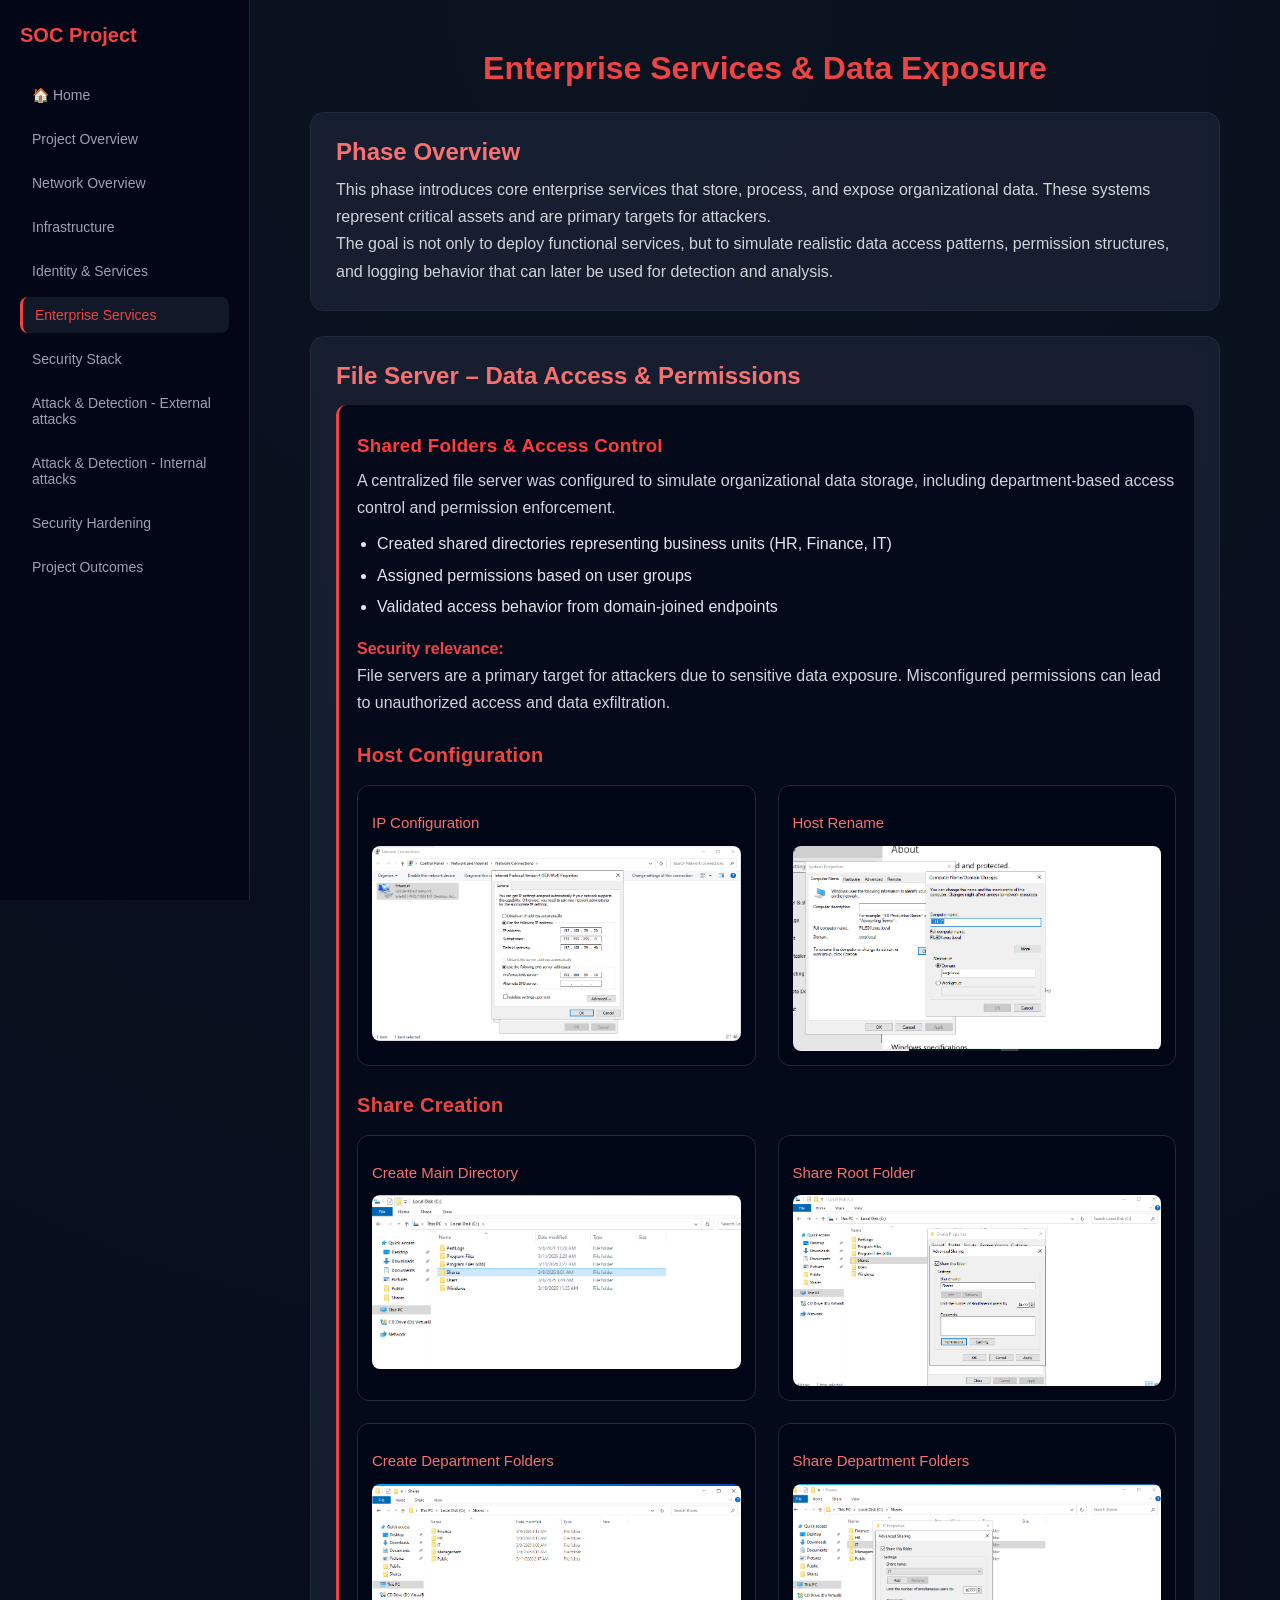
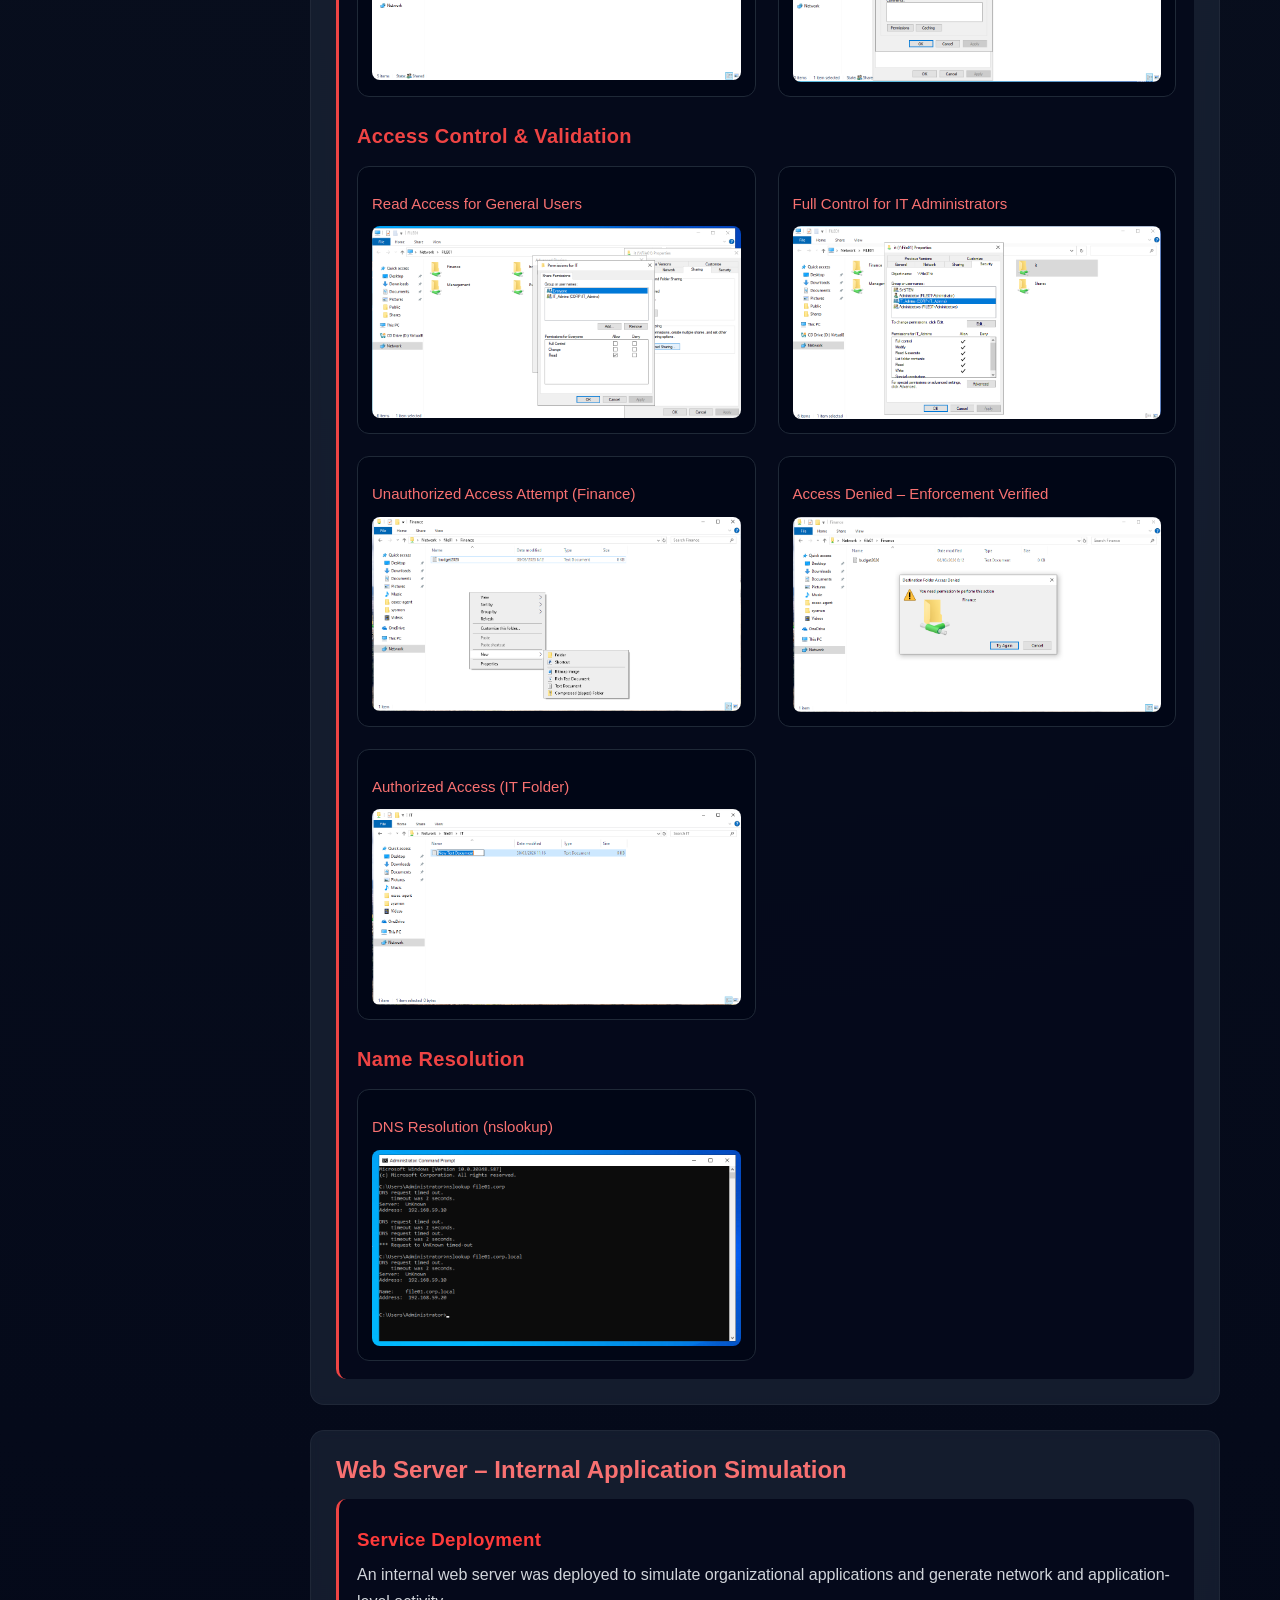
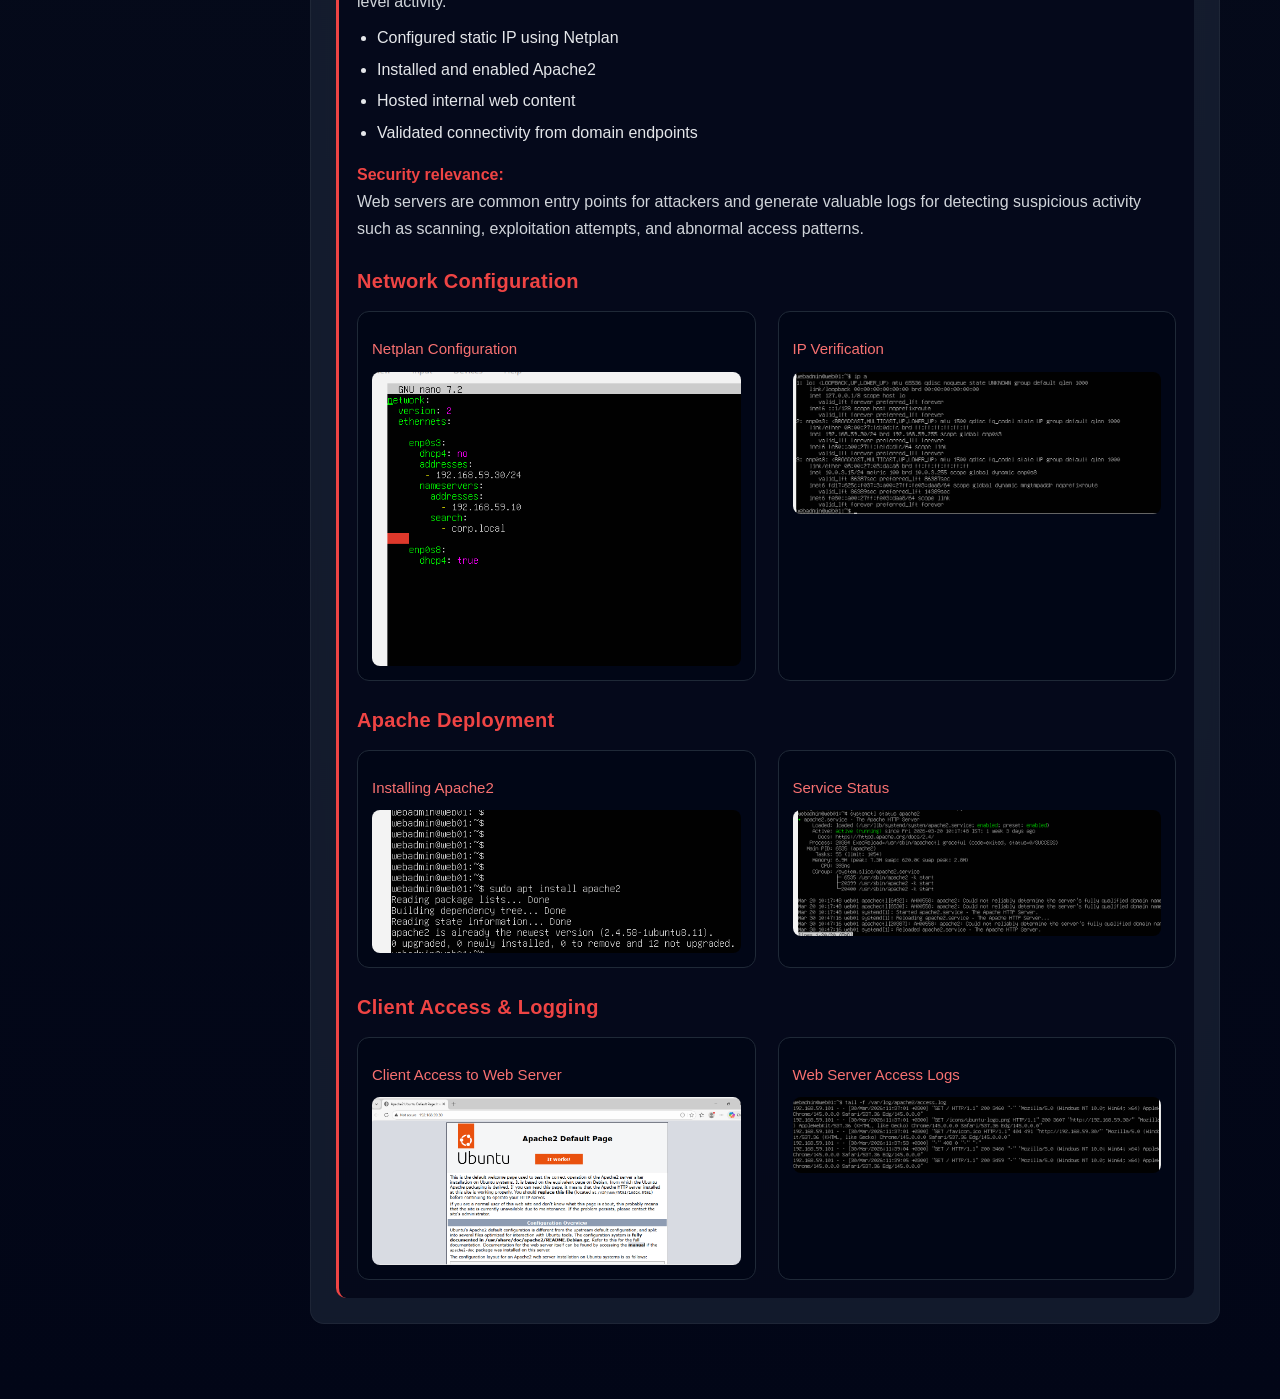
<file: SOC Project/enterprize-services.html>
<!DOCTYPE html>
<html lang="en">
<head>
    <meta charset="UTF-8">
    <title>Enterprise Services</title>
    <link rel="stylesheet" href="enterprize-services.css">
    <link rel="stylesheet" href="animations.css">
</head>

<body>

<aside class="sidebar">
    <h2>SOC Project</h2>
    <nav>
        <a href="../index.html">🏠 Home</a>
        <a href="project-overview.html">Project Overview</a>
        <a href="Network-Overview.html">Network Overview</a>
        <a href="infrastracture.html">Infrastructure</a>
        <a href="identity-and-services.html">Identity & Services</a>
        <a href="enterprize-services.html" class="active">Enterprise Services</a>
        <a href="security-stack.html">Security Stack</a>
        <a href="attack-and-detection-external.html">Attack & Detection - External attacks</a>
        <a href="attack-and-detection-internal.html">Attack & Detection - Internal attacks</a>
        <a href="security-hardening.html">Security Hardening</a>
        <a href="Project-Outcomes -and-Capabilities.html">Project Outcomes</a>

    </nav>
</aside>

<main class="main">

<header>
    <h1>Enterprise Services & Data Exposure</h1>
</header>

<!-- OVERVIEW -->
<section class="card">
    <h2>Phase Overview</h2>

    <p>
    This phase introduces core enterprise services that store, process, and expose organizational data.
    These systems represent critical assets and are primary targets for attackers.
    </p>

    <p>
    The goal is not only to deploy functional services, but to simulate realistic data access patterns,
    permission structures, and logging behavior that can later be used for detection and analysis.
    </p>
</section>

<!-- FILE SERVER -->
<section class="card">
    <h2>File Server – Data Access & Permissions</h2>

    <div class="step">
        <h3>Shared Folders & Access Control</h3>

        <p>
        A centralized file server was configured to simulate organizational data storage,
        including department-based access control and permission enforcement.
        </p>

        <ul>
            <li>Created shared directories representing business units (HR, Finance, IT)</li>
            <li>Assigned permissions based on user groups</li>
            <li>Validated access behavior from domain-joined endpoints</li>
        </ul>

        <p><strong>Security relevance:</strong><br>
        File servers are a primary target for attackers due to sensitive data exposure.
        Misconfigured permissions can lead to unauthorized access and data exfiltration.
        </p>

        <!-- NETWORK -->
        <h3 class="image-title">Host Configuration</h3>
        <div class="image-div">
            <div class="image-card">
                <p class="image-title">IP Configuration</p>
                <img src="images/enterprize services/file server/PC CONF/ip conf.png">
            </div>

            <div class="image-card">
                <p class="image-title">Host Rename</p>
                <img src="images/enterprize services/file server/PC CONF/rename.png">
            </div>
        </div>

        <!-- CREATION -->
        <h3 class="image-title">Share Creation</h3>
        <div class="image-div">
            <div class="image-card">
                <p class="image-title">Create Main Directory</p>
                <img src="images/enterprize services/file server/FILE SHARE/create shares file.png">
            </div>

            <div class="image-card">
                <p class="image-title">Share Root Folder</p>
                <img src="images/enterprize services/file server/FILE SHARE/share main folder.png">
            </div>

            <div class="image-card">
                <p class="image-title">Create Department Folders</p>
                <img src="images/enterprize services/file server/FILE SHARE/create sub-folders.png">
            </div>

            <div class="image-card">
                <p class="image-title">Share Department Folders</p>
                <img src="images/enterprize services/file server/FILE SHARE/share sub folder.png">
            </div>
        </div>

        <!-- PERMISSIONS -->
        <h3 class="image-title">Access Control & Validation</h3>
        <div class="image-div">
            <div class="image-card">
                <p class="image-title">Read Access for General Users</p>
                <img src="images/enterprize services/file server/FILE SHARE/read prem for everyone.png">
            </div>

            <div class="image-card">
                <p class="image-title">Full Control for IT Administrators</p>
                <img src="images/enterprize services/file server/FILE SHARE/full control for IT admins.png">
            </div>

            <div class="image-card">
                <p class="image-title">Unauthorized Access Attempt (Finance)</p>
                <img src="images/enterprize services/file server/FILE SHARE/try modify finance .png">
            </div>

            <div class="image-card">
                <p class="image-title">Access Denied – Enforcement Verified</p>
                <img src="images/enterprize services/file server/FILE SHARE/try modify finance - fail .png">
            </div>

            <div class="image-card">
                <p class="image-title">Authorized Access (IT Folder)</p>
                <img src="images/enterprize services/file server/FILE SHARE/try modify it- succes .png">
            </div>
        </div>

        <!-- DNS -->
        <h3 class="image-title">Name Resolution</h3>
        <div class="image-div">
            <div class="image-card">
                <p class="image-title">DNS Resolution (nslookup)</p>
                <img src="images/enterprize services/file server/FILE SHARE/nslookup.png">
            </div>
        </div>
    </div>
</section>

<!-- WEB SERVER -->
<section class="card">
    <h2>Web Server – Internal Application Simulation</h2>

    <div class="step">
        <h3>Service Deployment</h3>

        <p>
        An internal web server was deployed to simulate organizational applications
        and generate network and application-level activity.
        </p>

        <ul>
            <li>Configured static IP using Netplan</li>
            <li>Installed and enabled Apache2</li>
            <li>Hosted internal web content</li>
            <li>Validated connectivity from domain endpoints</li>
        </ul>

        <p><strong>Security relevance:</strong><br>
        Web servers are common entry points for attackers and generate valuable logs
        for detecting suspicious activity such as scanning, exploitation attempts, and abnormal access patterns.
        </p>

        <!-- NETWORK -->
        <h3 class="image-title">Network Configuration</h3>
        <div class="image-div">
            <div class="image-card">
                <p class="image-title">Netplan Configuration</p>
                <img src="images/enterprize services/web server/netplan.png">
            </div>

            <div class="image-card">
                <p class="image-title">IP Verification</p>
                <img src="images/enterprize services/web server/ip a.png">
            </div>
        </div>

        <!-- INSTALL -->
        <h3 class="image-title">Apache Deployment</h3>
        <div class="image-div">
            <div class="image-card">
                <p class="image-title">Installing Apache2</p>
                <img src="images/enterprize services/web server/install apache.png">
            </div>

            <div class="image-card">
                <p class="image-title">Service Status</p>
                <img src="images/enterprize services/web server/status apache.png">
            </div>
        </div>

        <!-- ACCESS -->
        <h3 class="image-title">Client Access & Logging</h3>
        <div class="image-div">
            <div class="image-card">
                <p class="image-title">Client Access to Web Server</p>
                <img src="images/enterprize services/web server/web check.png">
            </div>

            <div class="image-card">
                <p class="image-title">Web Server Access Logs</p>
                <img src="images/enterprize services/web server/access log.png">
            </div>
        </div>
    </div>
</section>

</main>

<!-- MODAL -->
<div id="imageModal" class="modal">
    <span class="close">&times;</span>
    <img class="modal-content" id="modalImg">
</div>

<script src="../script.js"></script>

</body>
</html>
</file>
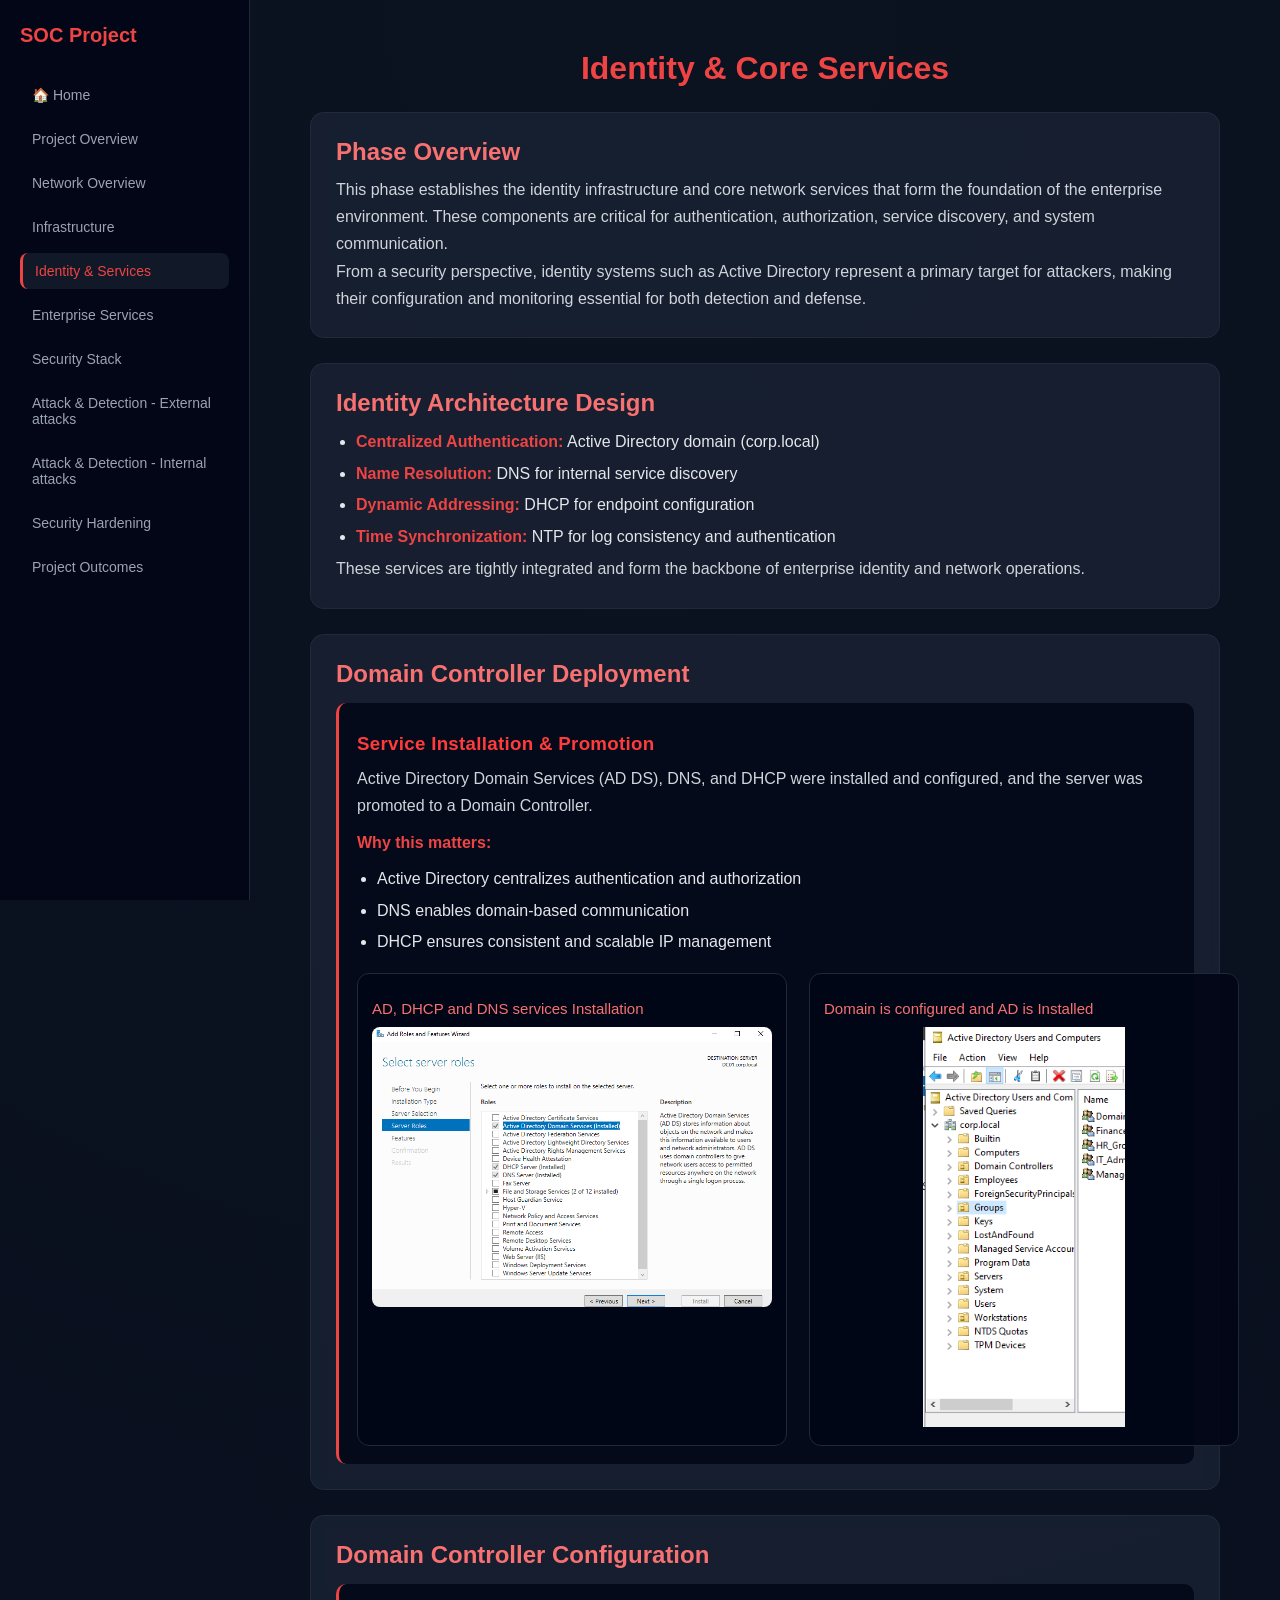
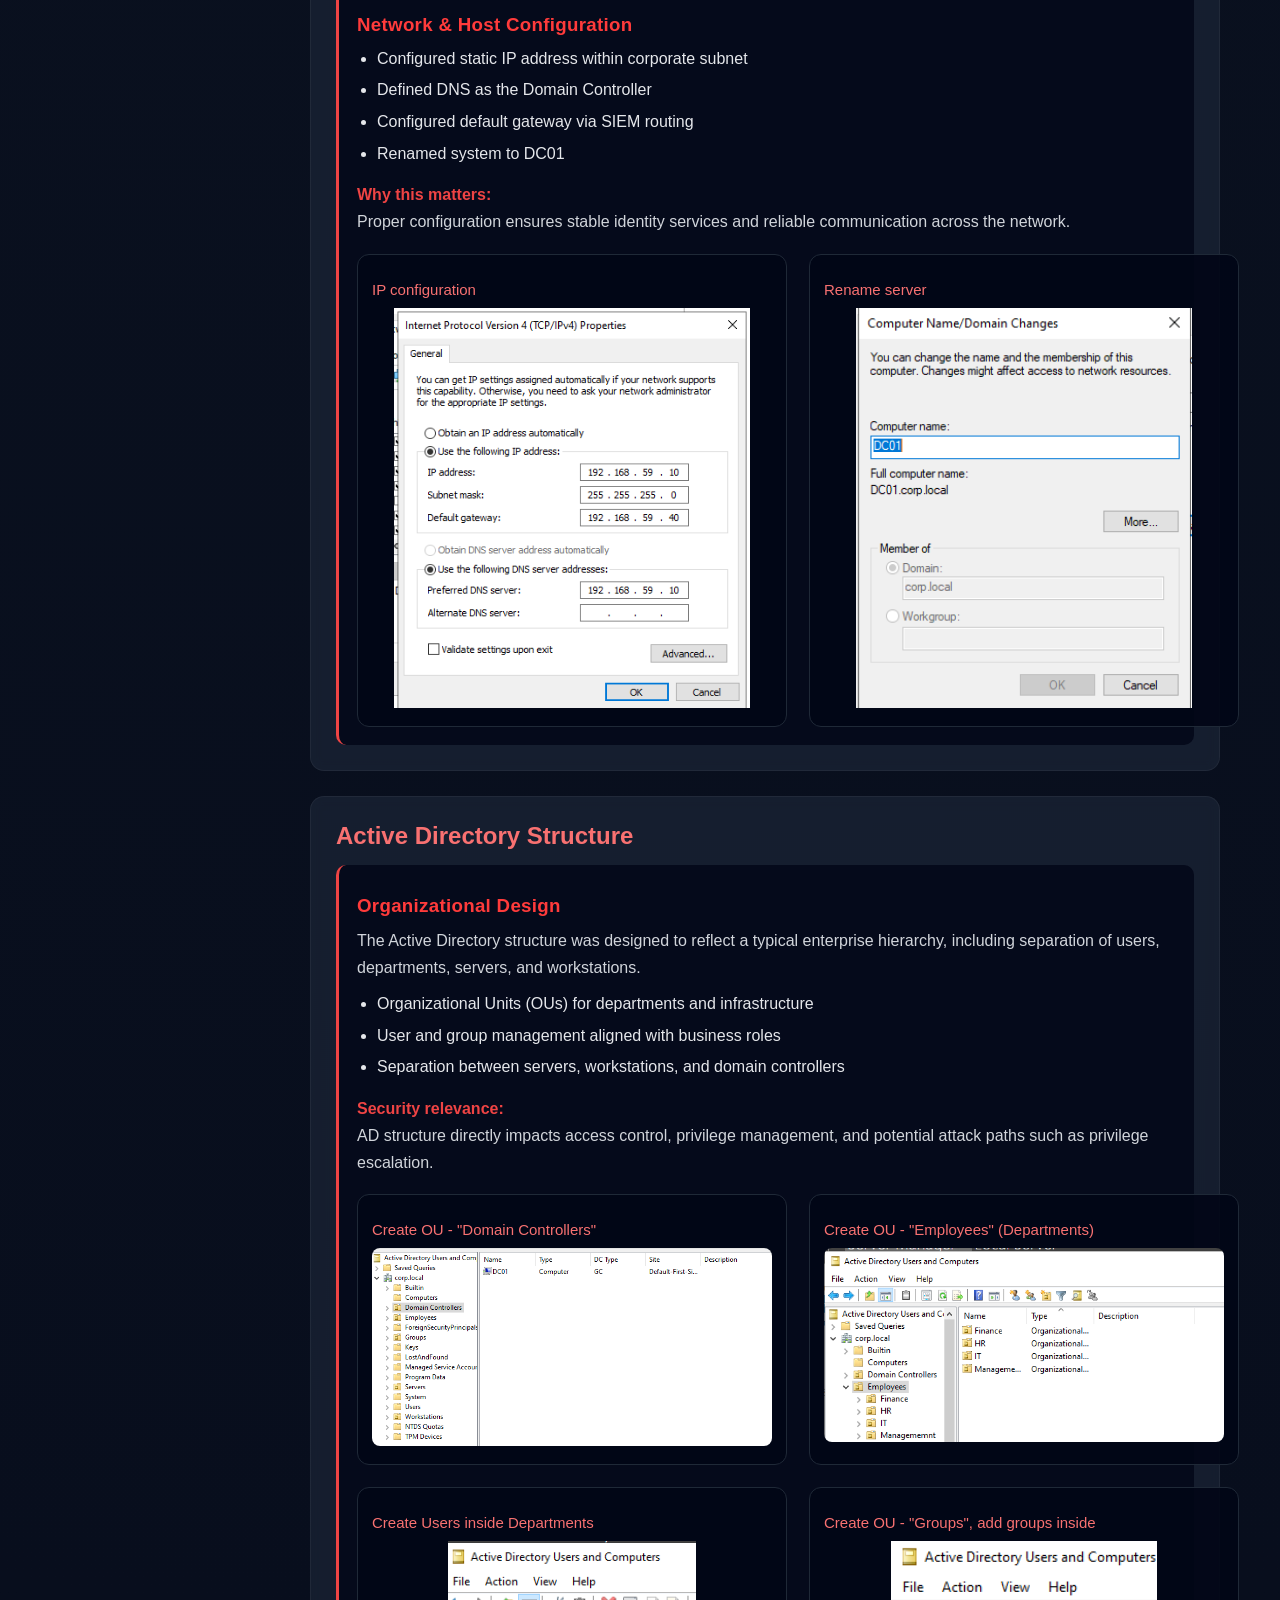
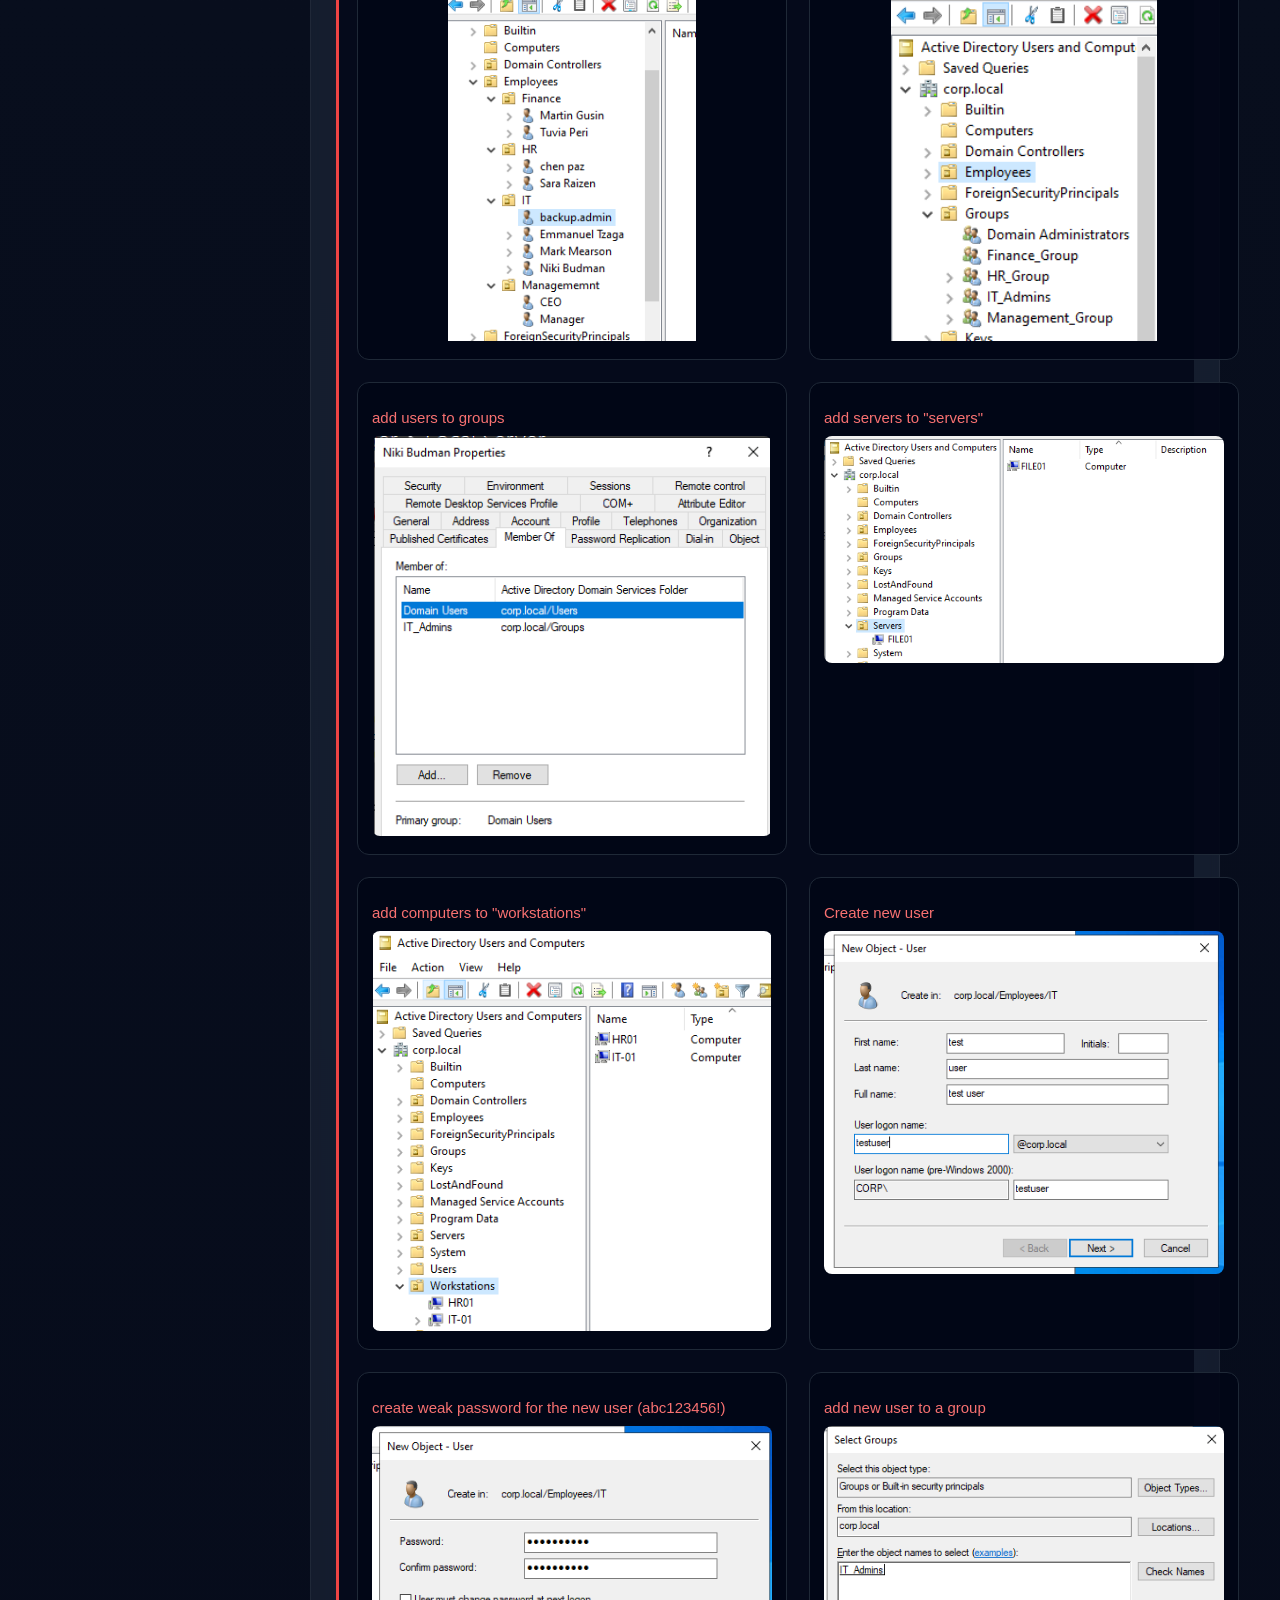
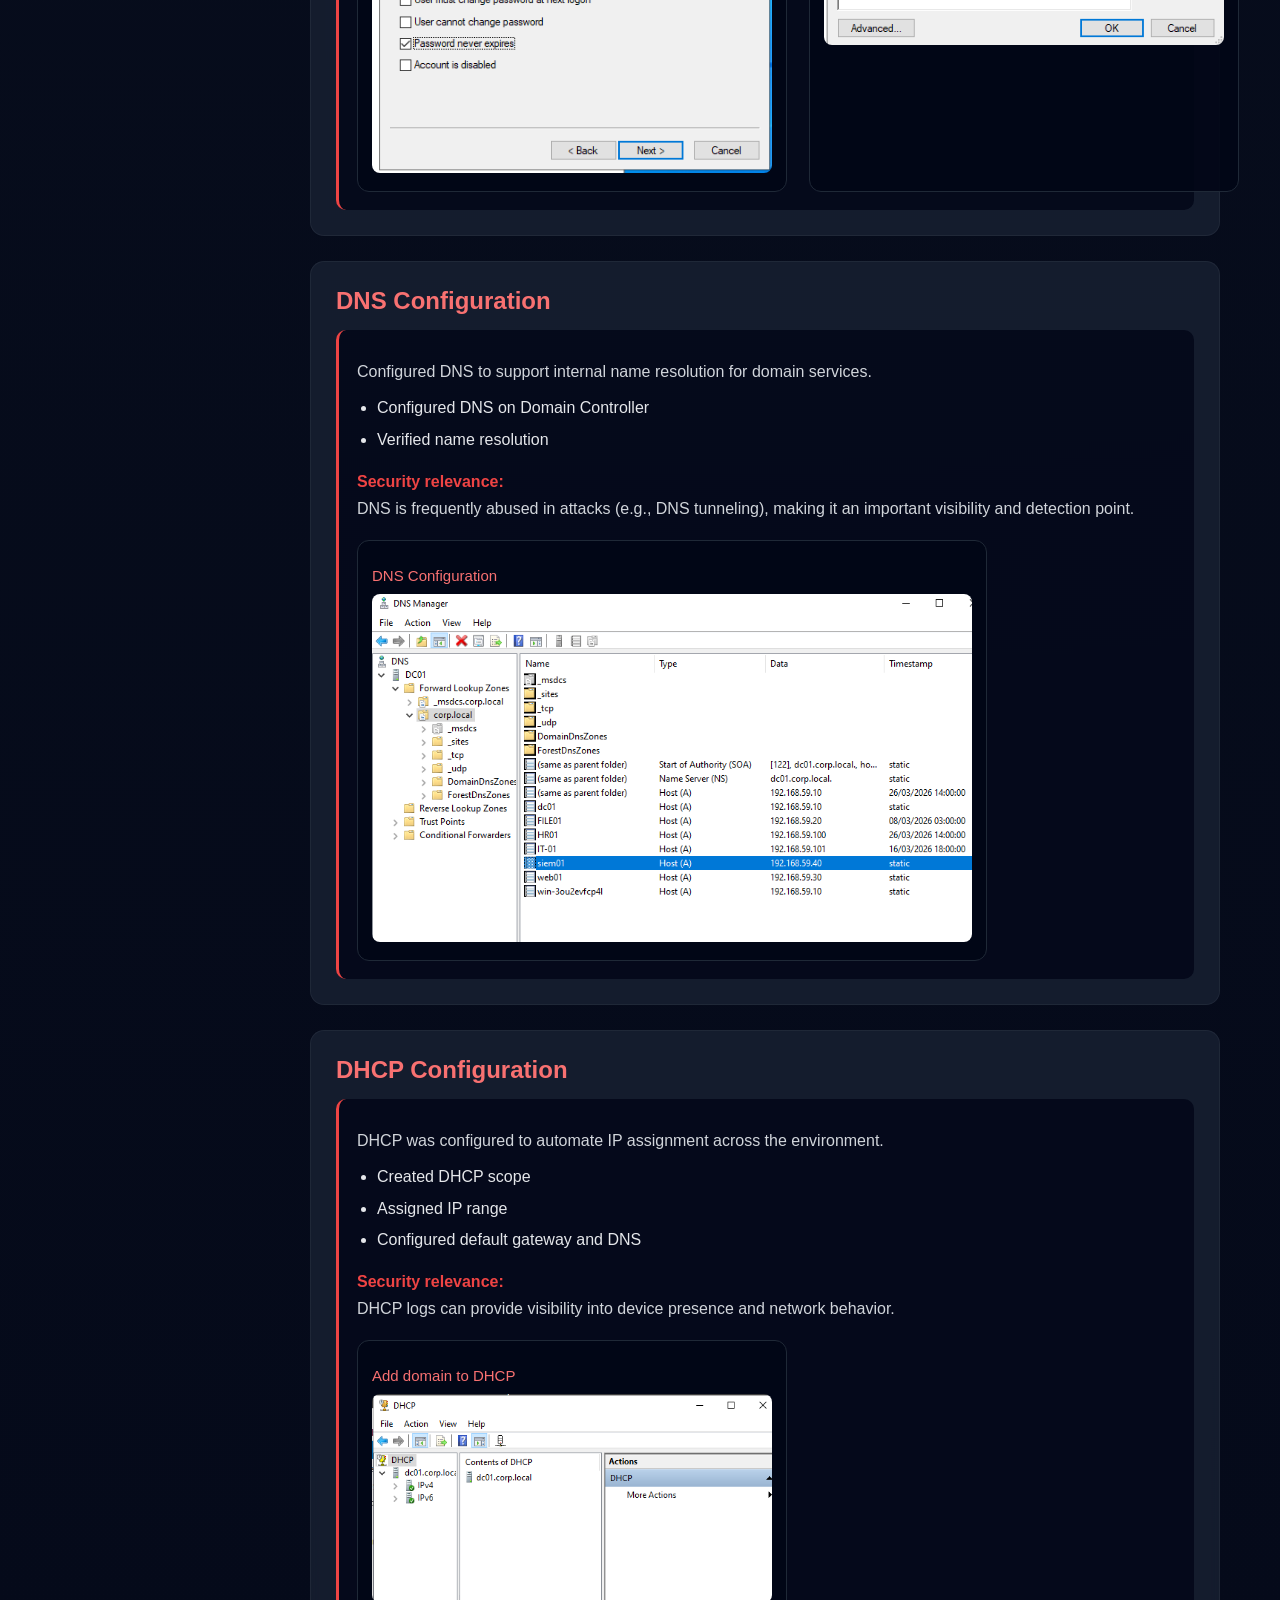
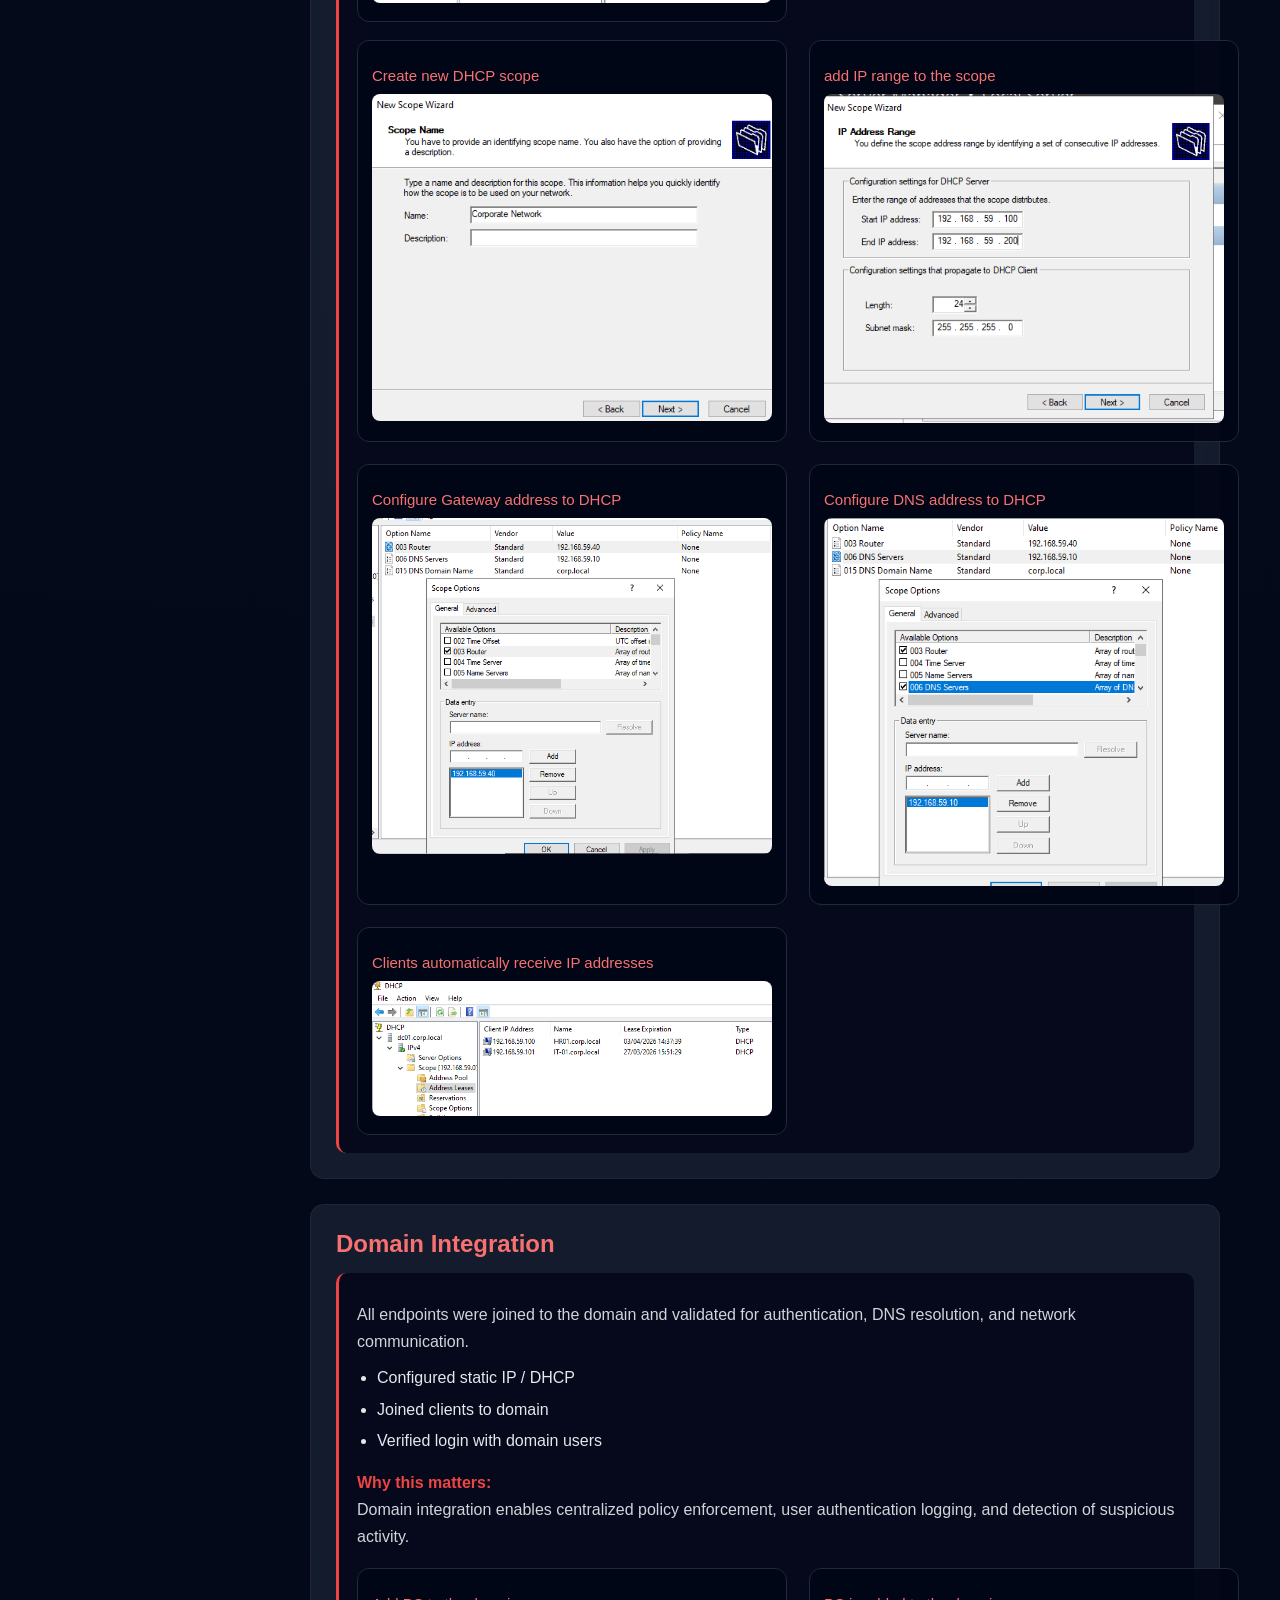
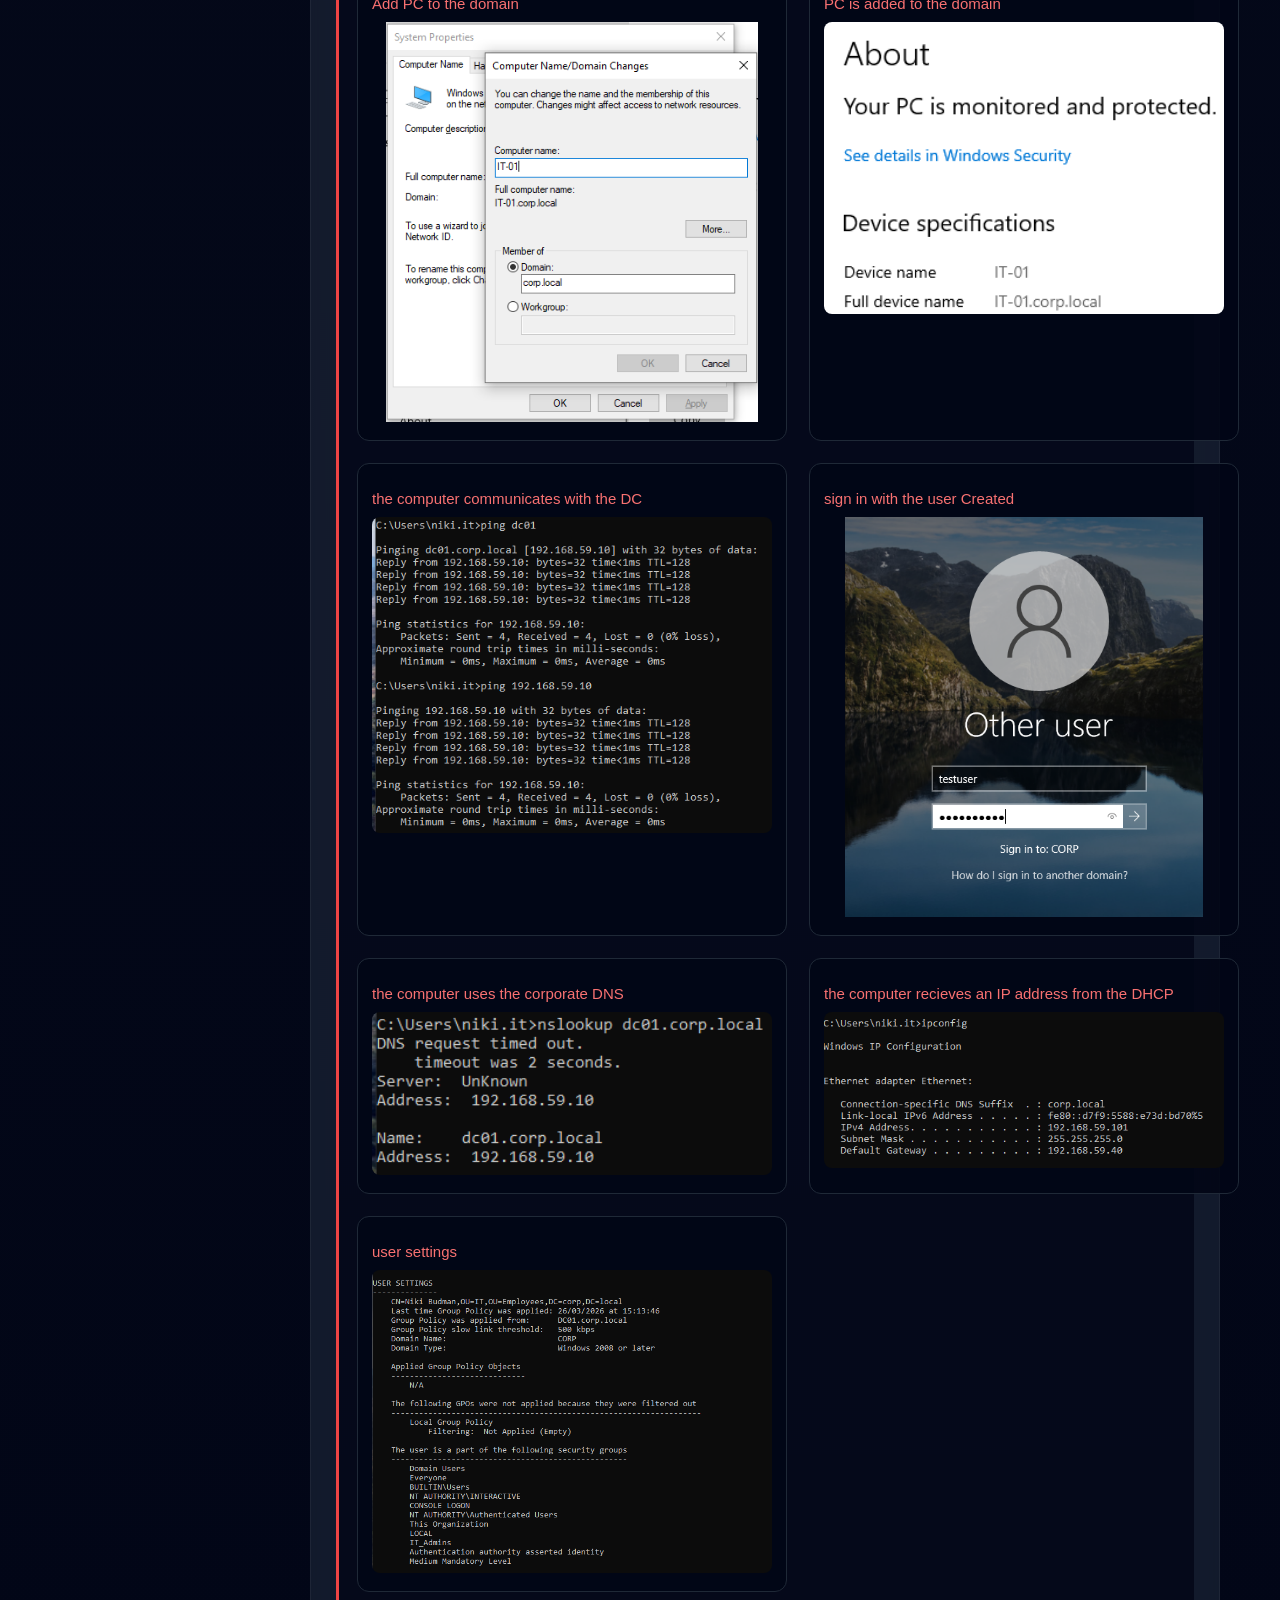
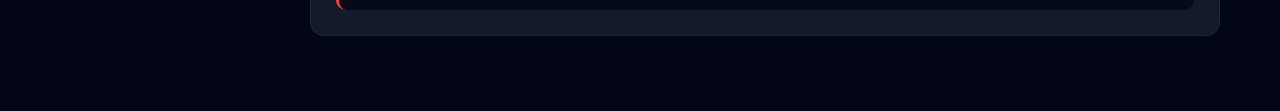
<file: SOC Project/identity-and-services.html>
<!DOCTYPE html>
<html lang="en">
<head>
    <meta charset="UTF-8">
    <title>Identity & Core Services</title>
    <link rel="stylesheet" href="identity-and-services.css">
    <link rel="stylesheet" href="animations.css">
</head>

<body>

<aside class="sidebar">
    <h2>SOC Project</h2>
    <nav>
        <a href="../index.html">🏠 Home</a>
        <a href="project-overview.html">Project Overview</a>
        <a href="Network-Overview.html">Network Overview</a>
        <a href="infrastracture.html">Infrastructure</a>
        <a href="identity-and-services.html" class="active">Identity & Services</a>
        <a href="enterprize-services.html">Enterprise Services</a>
        <a href="security-stack.html">Security Stack</a>
        <a href="attack-and-detection-external.html">Attack & Detection - External attacks</a>
        <a href="attack-and-detection-internal.html">Attack & Detection - Internal attacks</a>
        <a href="security-hardening.html">Security Hardening</a>
        <a href="Project-Outcomes -and-Capabilities.html">Project Outcomes</a>

    </nav>
</aside>

<main class="main">

    <header>
        <h1>Identity & Core Services</h1>
    </header>

    <!-- OVERVIEW -->
    <section class="card">
        <h2>Phase Overview</h2>

        <p>
        This phase establishes the identity infrastructure and core network services that form
        the foundation of the enterprise environment. These components are critical for authentication,
        authorization, service discovery, and system communication.
        </p>

        <p>
        From a security perspective, identity systems such as Active Directory represent
        a primary target for attackers, making their configuration and monitoring essential
        for both detection and defense.
        </p>
    </section>

    <!-- DESIGN -->
    <section class="card">
        <h2>Identity Architecture Design</h2>

        <ul>
            <li><strong>Centralized Authentication:</strong> Active Directory domain (corp.local)</li>
            <li><strong>Name Resolution:</strong> DNS for internal service discovery</li>
            <li><strong>Dynamic Addressing:</strong> DHCP for endpoint configuration</li>
            <li><strong>Time Synchronization:</strong> NTP for log consistency and authentication</li>
        </ul>

        <p>
        These services are tightly integrated and form the backbone of enterprise identity
        and network operations.
        </p>
    </section>

    <!-- DOMAIN SETUP -->
    <section class="card">
        <h2>Domain Controller Deployment</h2>

        <div class="step">
            <h3>Service Installation & Promotion</h3>

            <p>
            Active Directory Domain Services (AD DS), DNS, and DHCP were installed and configured,
            and the server was promoted to a Domain Controller.
            </p>

            <p><strong>Why this matters:</strong></p>
            <ul>
                <li>Active Directory centralizes authentication and authorization</li>
                <li>DNS enables domain-based communication</li>
                <li>DHCP ensures consistent and scalable IP management</li>
            </ul>

            <!-- 🔁 images -->
            <div class="image-div">
                <!-- duplicate this block -->
                <div class="image-card">
                    <div class="image-title">AD, DHCP and DNS services Installation</div>
                    <img src="images/identity and services/DC/domain installation/SERVICE INSTALLATION.png">
                </div>
                <div class="image-card">
                    <div class="image-title">Domain is configured and AD is Installed</div>
                    <img src="images/identity and services/DC/domain installation/DOMAIN IS INSTALLED.png">
                </div>
            </div>
        </div>
    </section>

    <!-- basic configuration Setup -->
    <section class="card">
        <h2>Domain Controller Configuration</h2>

        <div class="step">
            <h3>Network & Host Configuration</h3>
            <ul>
                <li>Configured static IP address within corporate subnet</li>
                <li>Defined DNS as the Domain Controller</li>
                <li>Configured default gateway via SIEM routing</li>
                <li>Renamed system to DC01</li>
            </ul>

            <p><strong>Why this matters:</strong><br>
            Proper configuration ensures stable identity services and reliable communication across the network.
            </p>

            <!-- 🔁 images -->
            <div class="image-div">
                <!-- duplicate this block -->
                <div class="image-card">
                    <div class="image-title">IP configuration</div>
                    <img src="images/identity and services/DC/basic conf/IP CONF.png">
                </div>

                <div class="image-card">
                    <div class="image-title">Rename server</div>
                    <img src="images/identity and services/DC/basic conf/RENAME.png">
                </div>
            </div>
        </div>
    </section>

    <!-- AD Setup -->
    <section class="card">
        <h2>Active Directory Structure</h2>

        <div class="step">
            <h3>Organizational Design</h3>

            <p>
            The Active Directory structure was designed to reflect a typical enterprise hierarchy,
            including separation of users, departments, servers, and workstations.
            </p>

            <ul>
                <li>Organizational Units (OUs) for departments and infrastructure</li>
                <li>User and group management aligned with business roles</li>
                <li>Separation between servers, workstations, and domain controllers</li>
            </ul>

            <p><strong>Security relevance:</strong><br>
            AD structure directly impacts access control, privilege management,
            and potential attack paths such as privilege escalation.
            </p>

            <div class="image-div">
                <div class="image-card">
                    <div class="image-title">Create OU - "Domain Controllers"</div>
                    <img src="images/identity and services/DC/AD/ORG UNIT - ADMIN.png">
                </div>
                <div class="image-card">
                    <div class="image-title">Create OU - "Employees" (Departments)</div>
                    <img src="images/identity and services/DC/AD/ORG UNIT - EMPLOYEES GROUPS.png">
                </div>

                <div class="image-card">
                    <div class="image-title">Create Users inside Departments</div>
                    <img src="images/identity and services/DC/AD/ORG UNIT - USERS.png">
                </div>
                <div class="image-card">
                    <div class="image-title">Create OU - "Groups", add groups inside</div>
                    <img src="images/identity and services/DC/AD/ORG UNIT -  GROUPS.png">
                </div>

                <div class="image-card">
                    <div class="image-title">add users to groups</div>
                    <img src="images/identity and services/DC/AD/USER IS IN GROUP.png">
                </div>
                <div class="image-card">
                    <div class="image-title">add servers to "servers"</div>
                    <img src="images/identity and services/DC/AD/ORG UNIT -  SERVERS.png">
                </div>
                <div class="image-card" >
                    <div class="image-title">add computers to "workstations"</div>
                    <img src="images/identity and services/DC/AD/ORG UNIT -  WORKSTATIONS.png">
                </div>

                <div class="image-card">
                    <div class="image-title">Create new user</div>
                    <img src="images/identity and services/DC/AD/AD - NEW USER.png">
                </div>
                <div class="image-card">
                    <div class="image-title">create weak password for the new user (abc123456!)</div>
                    <img src="images/identity and services/DC/AD/AD - WEAK USER.png">
                </div>
                <div class="image-card">
                    <div class="image-title">add new user to a group</div>
                    <img src="images/identity and services/DC/AD/AD- ADD USER TO GROUP.png">
                </div>
            </div>
        </div>
    </section>

    <!-- 🌐 DNS -->
    <section class="card">
        <h2>DNS Configuration</h2>

        <div class="step">
            <p>
                Configured DNS to support internal name resolution for domain services.
            </p>

            <ul>
                <li>Configured DNS on Domain Controller</li>
                <li>Verified name resolution</li>
            </ul>

            <p><strong>Security relevance:</strong><br>
            DNS is frequently abused in attacks (e.g., DNS tunneling),
            making it an important visibility and detection point.
            </p>

            <div class="image-div">
                <div class="image-card">
                    <div class="image-title">DNS Configuration</div>
                    <img src="images/identity and services/DC/DNS/DNS CONF.png" style="width: 600px;">
                </div>
            </div>
        </div>
    </section>

    <!-- 📡 DHCP -->
    <section class="card">
        <h2>DHCP Configuration</h2>

        <div class="step">
            <p>
            DHCP was configured to automate IP assignment across the environment.
            </p>   

            <ul>
                <li>Created DHCP scope</li>
                <li>Assigned IP range</li>
                <li>Configured default gateway and DNS</li>
            </ul>

            <p><strong>Security relevance:</strong><br>
            DHCP logs can provide visibility into device presence and network behavior.
            </p>

            <div class="image-div">
                <div class="image-card">
                    <div class="image-title">Add domain to DHCP</div>
                    <img src="images/identity and services/DC/DHCP/DHCP ADD DC01.png">
                </div>
            </div>

            <div class="image-div">
                <div class="image-card">
                    <div class="image-title">Create new DHCP scope</div>
                    <img src="images/identity and services/DC/DHCP/DHCP NEW SCOPE.png">
                </div>

                <div class="image-card">
                    <div class="image-title">add IP range to the scope</div>
                    <img src="images/identity and services/DC/DHCP/DHCP NEW SCOPE 2.png">
                </div>

                <div class="image-card">
                    <div class="image-title">Configure Gateway address to DHCP</div>
                    <img src="images/identity and services/DC/DHCP/DHCP GATEWAY.png">
                </div>

                <div class="image-card">
                    <div class="image-title">Configure DNS address to DHCP</div>
                    <img src="images/identity and services/DC/DHCP/DHCP DNS.png">
                </div>

                <div class="image-card" id="dhcp-show">
                    <div class="image-title">Clients automatically receive IP addresses</div>
                    <img src="images/identity and services/DC/DHCP/DHCP SHOW.png">
                </div>
            </div>
        </div>
    </section>

    <!-- 🔐 Domain Join -->
    <section class="card">
        <h2>Domain Integration</h2>

        <div class="step">
            <p>
            All endpoints were joined to the domain and validated for authentication,
            DNS resolution, and network communication.
            </p>

            <ul>
                <li>Configured static IP / DHCP</li>
                <li>Joined clients to domain</li>
                <li>Verified login with domain users</li>
            </ul>

            <p><strong>Why this matters:</strong><br>
            Domain integration enables centralized policy enforcement,
            user authentication logging, and detection of suspicious activity.
            </p>

            <div class="image-div">
                <div class="image-card">
                    <div class="image-title">Add PC to the domain</div>
                    <img src="images/identity and services/CLIENT/ADD PC TO DOMAIN.png">
                </div>
                <div class="image-card">
                    <div class="image-title">PC is added to the domain</div>
                    <img src="images/identity and services/CLIENT/PC IS CONNECTED TO DOMAIN.png">
                </div>
                <div class="image-card">
                    <div class="image-title">the computer communicates with the DC</div>
                    <img src="images/identity and services/CLIENT/PING.png">
                </div>
                <div class="image-card">
                    <div class="image-title">sign in with the user Created</div>
                    <img src="images/identity and services/CLIENT/SIGH IN WITH NEW USER.png">
                </div>
                <div class="image-card">
                    <div class="image-title">the computer uses the corporate DNS</div>
                    <img src="images/identity and services/CLIENT/DNS RESOLVE.png">
                </div>
                <div class="image-card">
                    <div class="image-title">the computer recieves an IP address from the DHCP</div>
                    <img src="images/identity and services/CLIENT/PC RECIVES IP.png">
                </div>
                <div class="image-card">
                    <div class="image-title">user settings</div>
                    <img src="images/identity and services/CLIENT/USER SETTINGS.png">
                </div>
            </div>
        </div>
    </section>

</main>

<div id="imageModal" class="modal">
    <span class="close">&times;</span>
    <img class="modal-content" id="modalImg">
</div>

<script src="../script.js"></script>

</body>
</html>
</file>
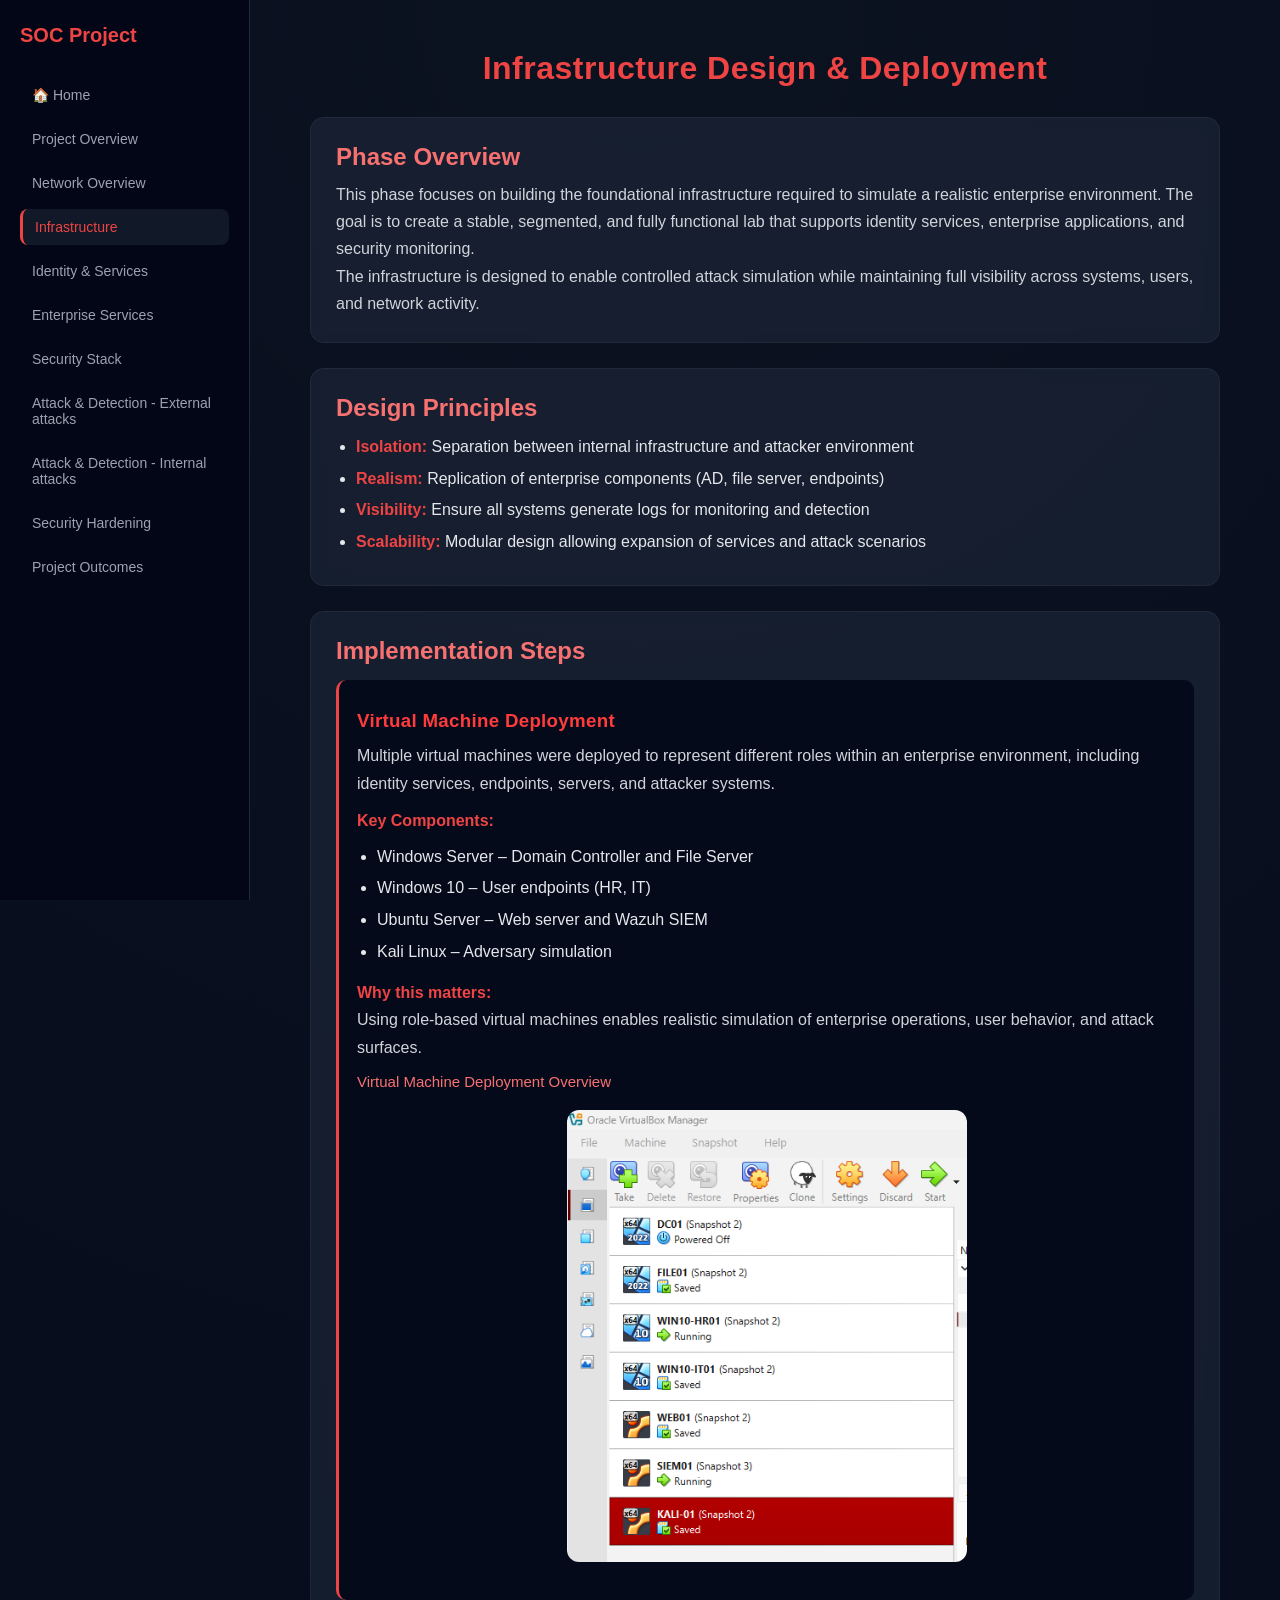
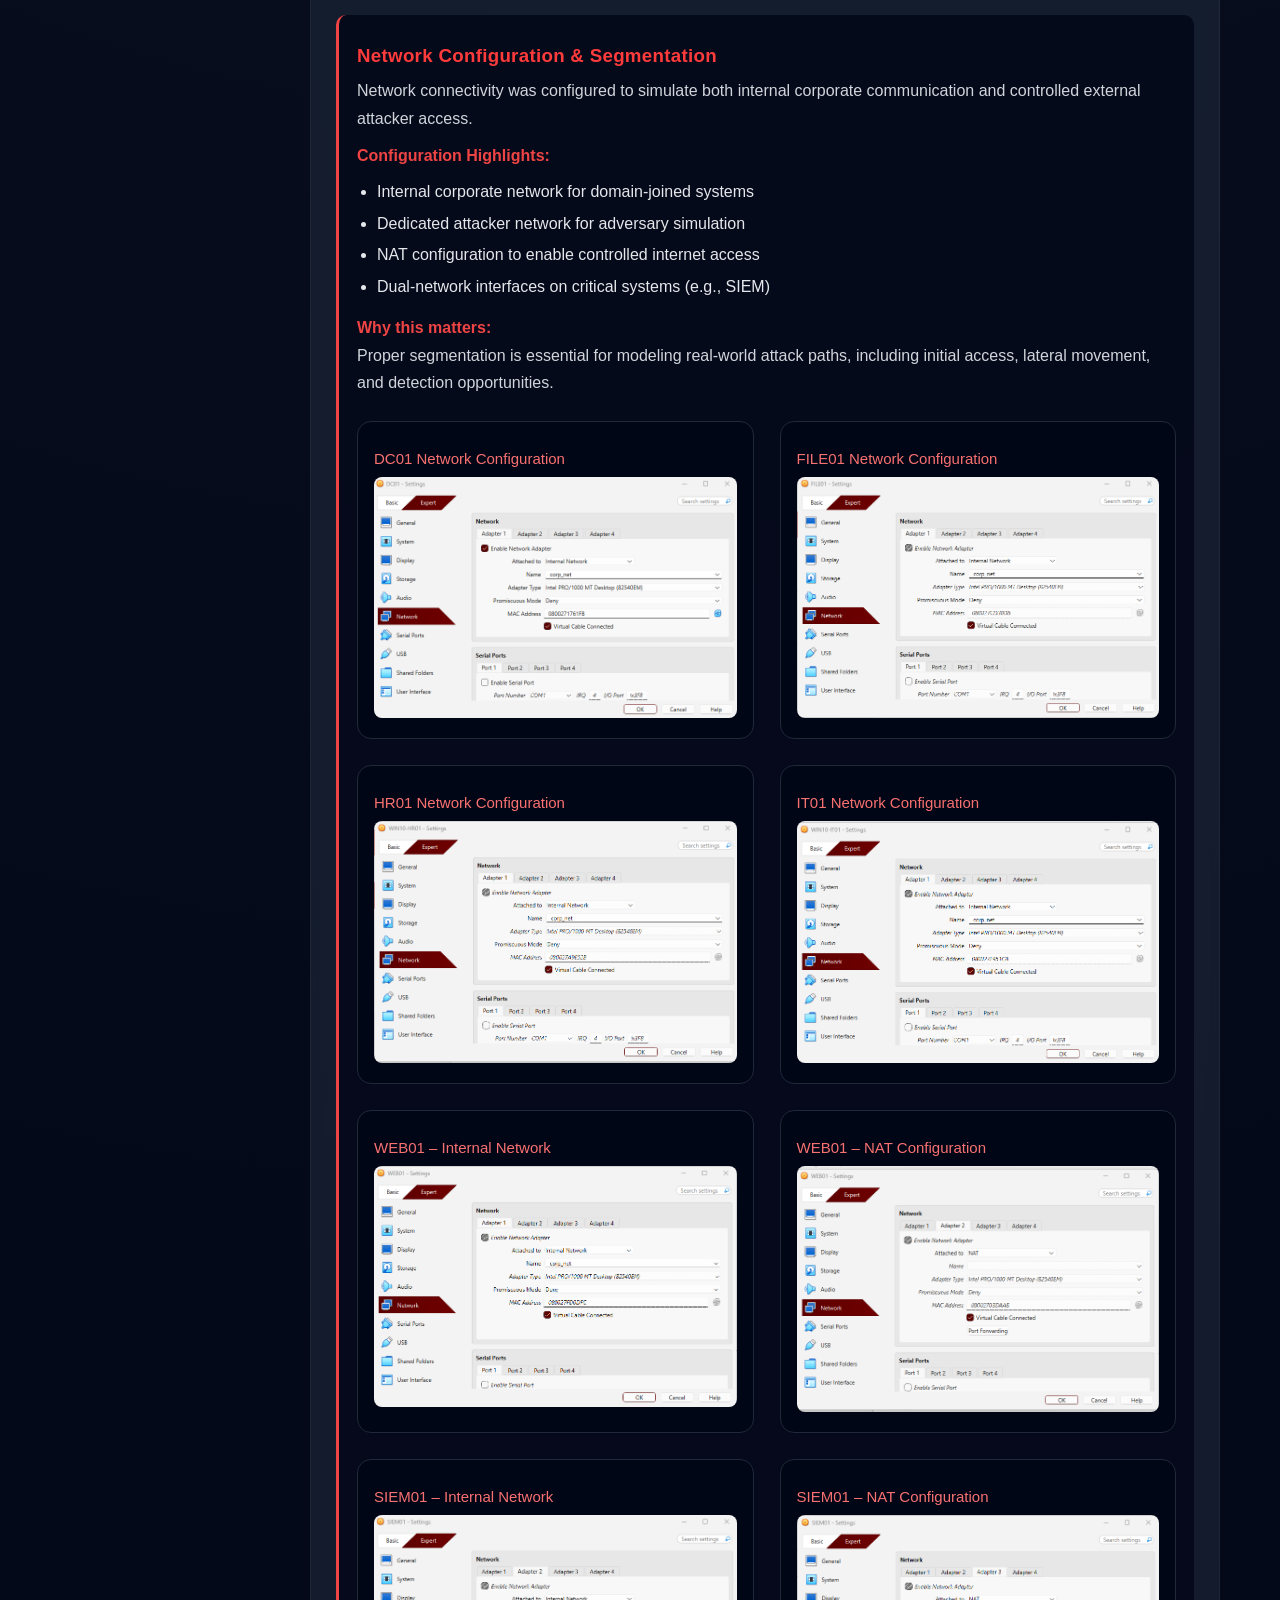
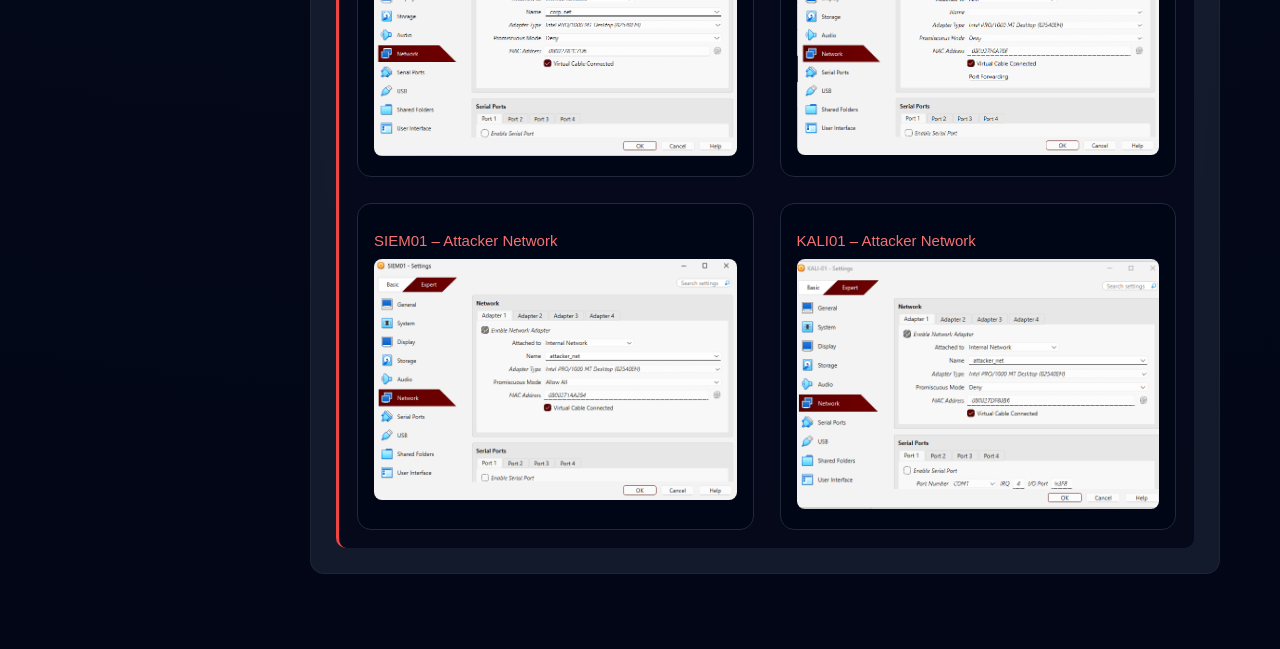
<file: SOC Project/infrastracture.html>
<!DOCTYPE html>
<html lang="en">
<head>
    <meta charset="UTF-8">
    <meta name="viewport" content="width=device-width, initial-scale=1.0">
    <title>Infrastructure Setup</title>
    <link rel="stylesheet" href="infrastracture.css">
    <link rel="stylesheet" href="animations.css">
</head>

<body>

<aside class="sidebar">
    <h2>SOC Project</h2>
    <nav>
        <a href="../index.html">🏠 Home</a>
        <a href="project-overview.html">Project Overview</a>
        <a href="Network-Overview.html">Network Overview</a>
        <a href="infrastracture.html" class="active">Infrastructure</a>
        <a href="identity-and-services.html">Identity & Services</a>
        <a href="enterprize-services.html">Enterprise Services</a>
        <a href="security-stack.html">Security Stack</a>
        <a href="attack-and-detection-external.html">Attack & Detection - External attacks</a>
        <a href="attack-and-detection-internal.html">Attack & Detection - Internal attacks</a>
        <a href="security-hardening.html">Security Hardening</a>
        <a href="Project-Outcomes -and-Capabilities.html">Project Outcomes</a>

    </nav>
</aside>

<!-- MAIN -->
<main class="main">

    <header>
        <h1>Infrastructure Design & Deployment</h1>
    </header>

    <!-- OVERVIEW -->
    <section class="card">
        <h2>Phase Overview</h2>

        <p>
        This phase focuses on building the foundational infrastructure required to simulate
        a realistic enterprise environment. The goal is to create a stable, segmented, and
        fully functional lab that supports identity services, enterprise applications,
        and security monitoring.
        </p>

        <p>
        The infrastructure is designed to enable controlled attack simulation while maintaining
        full visibility across systems, users, and network activity.
        </p>
    </section>

    <!-- DESIGN PRINCIPLES -->
    <section class="card">
        <h2>Design Principles</h2>

        <ul>
            <li><strong>Isolation:</strong> Separation between internal infrastructure and attacker environment</li>
            <li><strong>Realism:</strong> Replication of enterprise components (AD, file server, endpoints)</li>
            <li><strong>Visibility:</strong> Ensure all systems generate logs for monitoring and detection</li>
            <li><strong>Scalability:</strong> Modular design allowing expansion of services and attack scenarios</li>
        </ul>
    </section>

    <!-- STEPS -->
    <section class="card">
        <h2>Implementation Steps</h2>

        <!-- STEP 1 -->
        <div class="step">
            <h3>Virtual Machine Deployment</h3>

            <p>
            Multiple virtual machines were deployed to represent different roles within
            an enterprise environment, including identity services, endpoints, servers,
            and attacker systems.
            </p>

            <p><strong>Key Components:</strong></p>
            <ul>
                <li>Windows Server – Domain Controller and File Server</li>
                <li>Windows 10 – User endpoints (HR, IT)</li>
                <li>Ubuntu Server – Web server and Wazuh SIEM</li>
                <li>Kali Linux – Adversary simulation</li>
            </ul>

            <p><strong>Why this matters:</strong><br>
            Using role-based virtual machines enables realistic simulation of enterprise operations,
            user behavior, and attack surfaces.
            </p>

            <div class="vm-image">
                <div class="image-title">Virtual Machine Deployment Overview</div>
                <img src="images/VM network conf/virtual machines preview.png" alt="VM Setup">
            </div>
        </div>

        <!-- STEP 2 -->
        <div class="step">
            <h3>Network Configuration & Segmentation</h3>

            <p>
            Network connectivity was configured to simulate both internal corporate communication
            and controlled external attacker access.
            </p>

            <p><strong>Configuration Highlights:</strong></p>
            <ul>
                <li>Internal corporate network for domain-joined systems</li>
                <li>Dedicated attacker network for adversary simulation</li>
                <li>NAT configuration to enable controlled internet access</li>
                <li>Dual-network interfaces on critical systems (e.g., SIEM)</li>
            </ul>

            <p><strong>Why this matters:</strong><br>
            Proper segmentation is essential for modeling real-world attack paths,
            including initial access, lateral movement, and detection opportunities.
            </p>

            <div class="image-div">

                <div class="image-card">
                    <div class="image-title">DC01 Network Configuration</div>
                    <img src="images/VM network conf/DC01.png" alt="DC01">
                </div>

                <div class="image-card">
                    <div class="image-title">FILE01 Network Configuration</div>
                    <img src="images/VM network conf/FILE01.png" alt="FILE01">
                </div>

                <div class="image-card">
                    <div class="image-title">HR01 Network Configuration</div>
                    <img src="images/VM network conf/HR01.png" alt="HR01">
                </div>

                <div class="image-card">
                    <div class="image-title">IT01 Network Configuration</div>
                    <img src="images/VM network conf/IT01.png" alt="IT01">
                </div>

                <div class="image-card">
                    <div class="image-title">WEB01 – Internal Network</div>
                    <img src="images/VM network conf/WEB01 - CORP.png" alt="WEB01-CORP">
                </div>

                <div class="image-card">
                    <div class="image-title">WEB01 – NAT Configuration</div>
                    <img src="images/VM network conf/WEB01 - NAT.png" alt="WEB01-NAT">
                </div>

                <div class="image-card">
                    <div class="image-title">SIEM01 – Internal Network</div>
                    <img src="images/VM network conf/SIEM01 - CORP.png" alt="SIEM01-CORP">
                </div>

                <div class="image-card">
                    <div class="image-title">SIEM01 – NAT Configuration</div>
                    <img src="images/VM network conf/SIEM01 - NATpng.png" alt="SIEM01-NAT">
                </div>

                <div class="image-card">
                    <div class="image-title">SIEM01 – Attacker Network</div>
                    <img src="images/VM network conf/SIEM01 - ATTACK.png" alt="SIEM01-ATTACK">
                </div>

                <div class="image-card">
                    <div class="image-title">KALI01 – Attacker Network</div>
                    <img src="images/VM network conf/KALI - ATTACK.png" alt="KALI01">
                </div>

            </div>
        </div>

    </section>

</main>

<!-- IMAGE MODAL -->
<div id="imageModal" class="modal">
    <span class="close">&times;</span>
    <img class="modal-content" id="modalImg">
</div>

<script src="../script.js"></script>
</body>
</html>
</file>
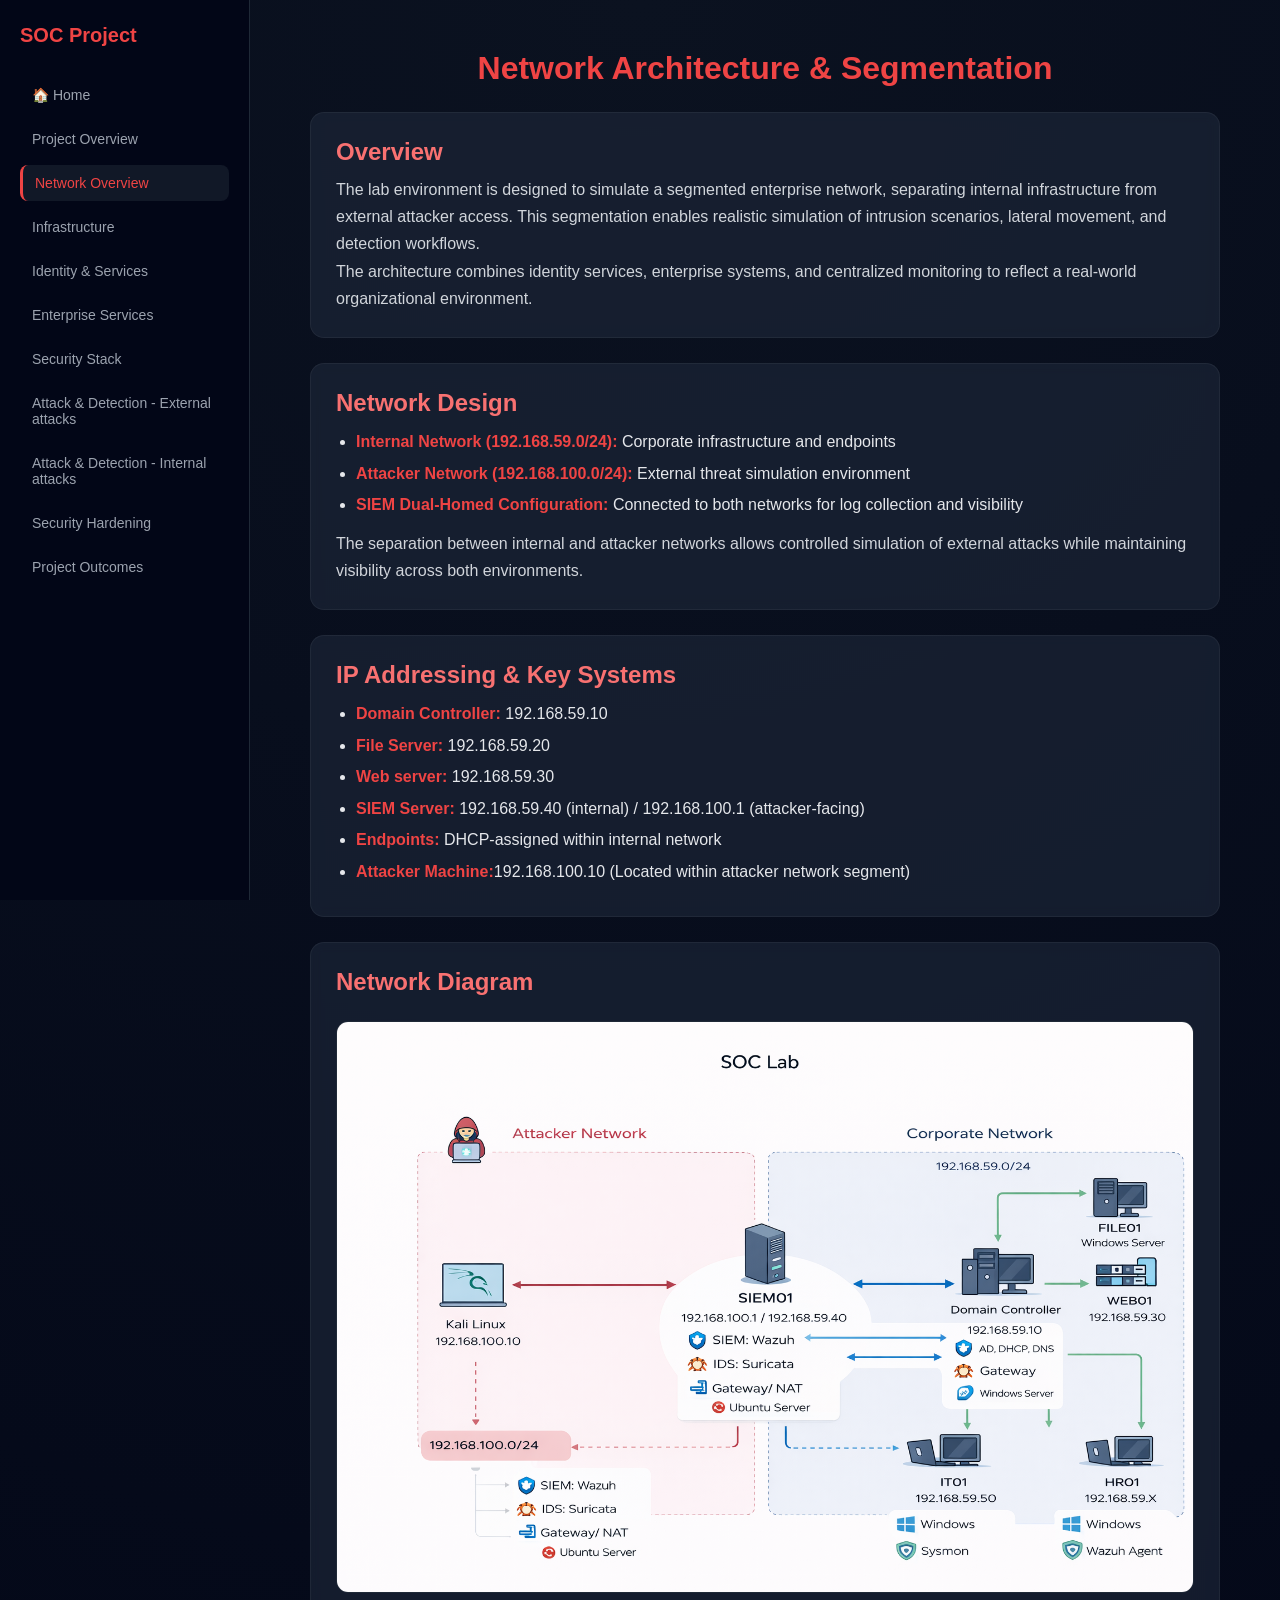
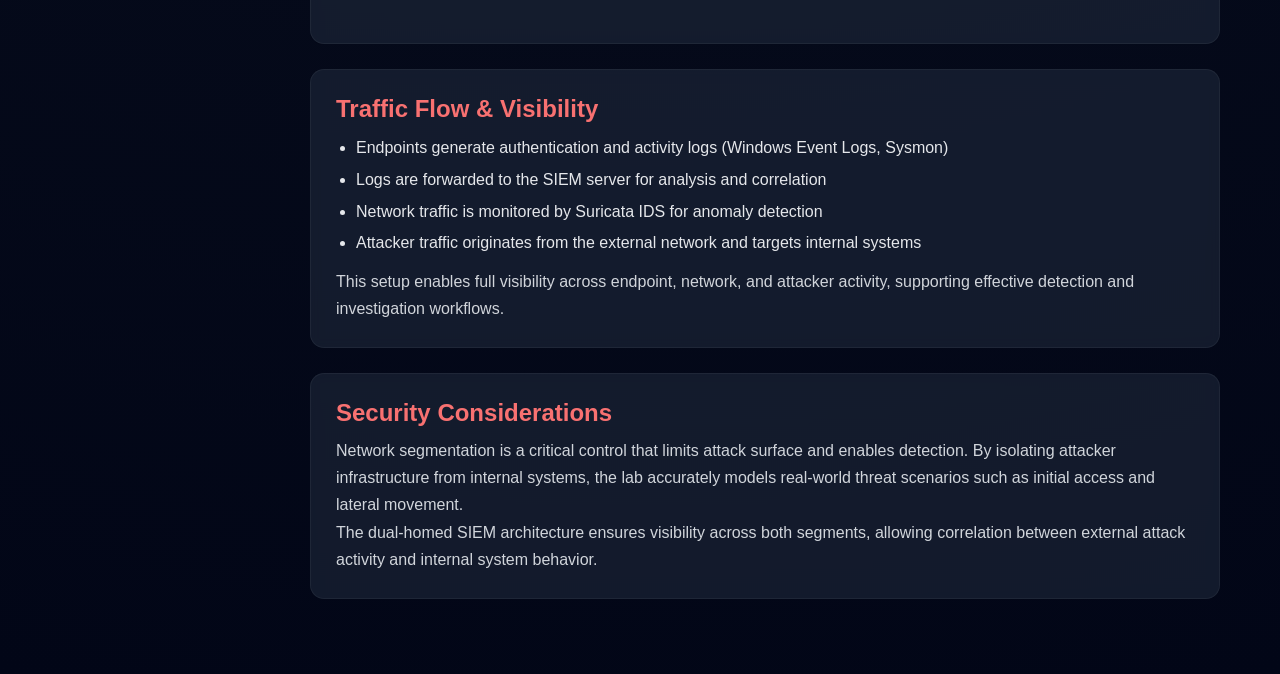
<file: SOC Project/Network-Overview.html>
<!DOCTYPE html>
<html lang="en">
<head>
    <meta charset="UTF-8">
    <meta name="viewport" content="width=device-width, initial-scale=1.0">
    <title>Network Overview</title>
    <link rel="stylesheet" href="network-overview.css">
    <link rel="stylesheet" href="animations.css">
</head>

<body>

<aside class="sidebar">
    <h2>SOC Project</h2>
    <nav>
        <a href="../index.html">🏠 Home</a>
        <a href="project-overview.html">Project Overview</a>
        <a href="Network-Overview.html" class="active">Network Overview</a>
        <a href="infrastracture.html">Infrastructure</a>
        <a href="identity-and-services.html">Identity & Services</a>
        <a href="enterprize-services.html">Enterprise Services</a>
        <a href="security-stack.html">Security Stack</a>
        <a href="attack-and-detection-external.html">Attack & Detection - External attacks</a>
        <a href="attack-and-detection-internal.html">Attack & Detection - Internal attacks</a>
        <a href="security-hardening.html">Security Hardening</a>
        <a href="Project-Outcomes -and-Capabilities.html">Project Outcomes</a>

    </nav>
</aside>

<!-- MAIN -->
<main class="main">

    <header>
        <h1>Network Architecture & Segmentation</h1>
    </header>

    <!-- OVERVIEW -->
    <section class="card">
        <h2>Overview</h2>

        <p>
        The lab environment is designed to simulate a segmented enterprise network,
        separating internal infrastructure from external attacker access.
        This segmentation enables realistic simulation of intrusion scenarios,
        lateral movement, and detection workflows.
        </p>

        <p>
        The architecture combines identity services, enterprise systems,
        and centralized monitoring to reflect a real-world organizational environment.
        </p>
    </section>

    <!-- NETWORK DESIGN -->
    <section class="card">
        <h2>Network Design</h2>

        <ul class="network-list">
            <li><strong>Internal Network (192.168.59.0/24):</strong> Corporate infrastructure and endpoints</li>
            <li><strong>Attacker Network (192.168.100.0/24):</strong> External threat simulation environment</li>
            <li><strong>SIEM Dual-Homed Configuration:</strong> Connected to both networks for log collection and visibility</li>
        </ul>

        <p class="why-text">
        The separation between internal and attacker networks allows controlled simulation
        of external attacks while maintaining visibility across both environments.
        </p>
    </section>

    <!-- IP ALLOCATION -->
    <section class="card">
        <h2>IP Addressing & Key Systems</h2>

        <ul class="network-list">
            <li><strong>Domain Controller:</strong> 192.168.59.10</li>
            <li><strong>File Server:</strong> 192.168.59.20</li>
            <li><strong>Web server:</strong> 192.168.59.30</li>
            <li><strong>SIEM Server:</strong> 192.168.59.40 (internal) / 192.168.100.1 (attacker-facing)</li>
            <li><strong>Endpoints:</strong> DHCP-assigned within internal network</li>
            <li><strong>Attacker Machine:</strong>192.168.100.10 (Located within attacker network segment)</li>
        </ul>
    </section>

    <!-- DIAGRAM -->
    <section class="card">
        <h2>Network Diagram</h2>

        <img src="images/Network Diagram.png" alt="Network Diagram" class="diagram">
    </section>

    <!-- DATA FLOW -->
    <section class="card">
        <h2>Traffic Flow & Visibility</h2>

        <ul class="components-list">
            <li>Endpoints generate authentication and activity logs (Windows Event Logs, Sysmon)</li>
            <li>Logs are forwarded to the SIEM server for analysis and correlation</li>
            <li>Network traffic is monitored by Suricata IDS for anomaly detection</li>
            <li>Attacker traffic originates from the external network and targets internal systems</li>
        </ul>

        <p class="why-text">
        This setup enables full visibility across endpoint, network, and attacker activity,
        supporting effective detection and investigation workflows.
        </p>
    </section>

    <!-- SECURITY CONTEXT -->
    <section class="card">
        <h2>Security Considerations</h2>

        <p>
        Network segmentation is a critical control that limits attack surface and enables detection.
        By isolating attacker infrastructure from internal systems, the lab accurately models
        real-world threat scenarios such as initial access and lateral movement.
        </p>

        <p>
        The dual-homed SIEM architecture ensures visibility across both segments,
        allowing correlation between external attack activity and internal system behavior.
        </p>
    </section>

</main>

</body>
</html>
</file>
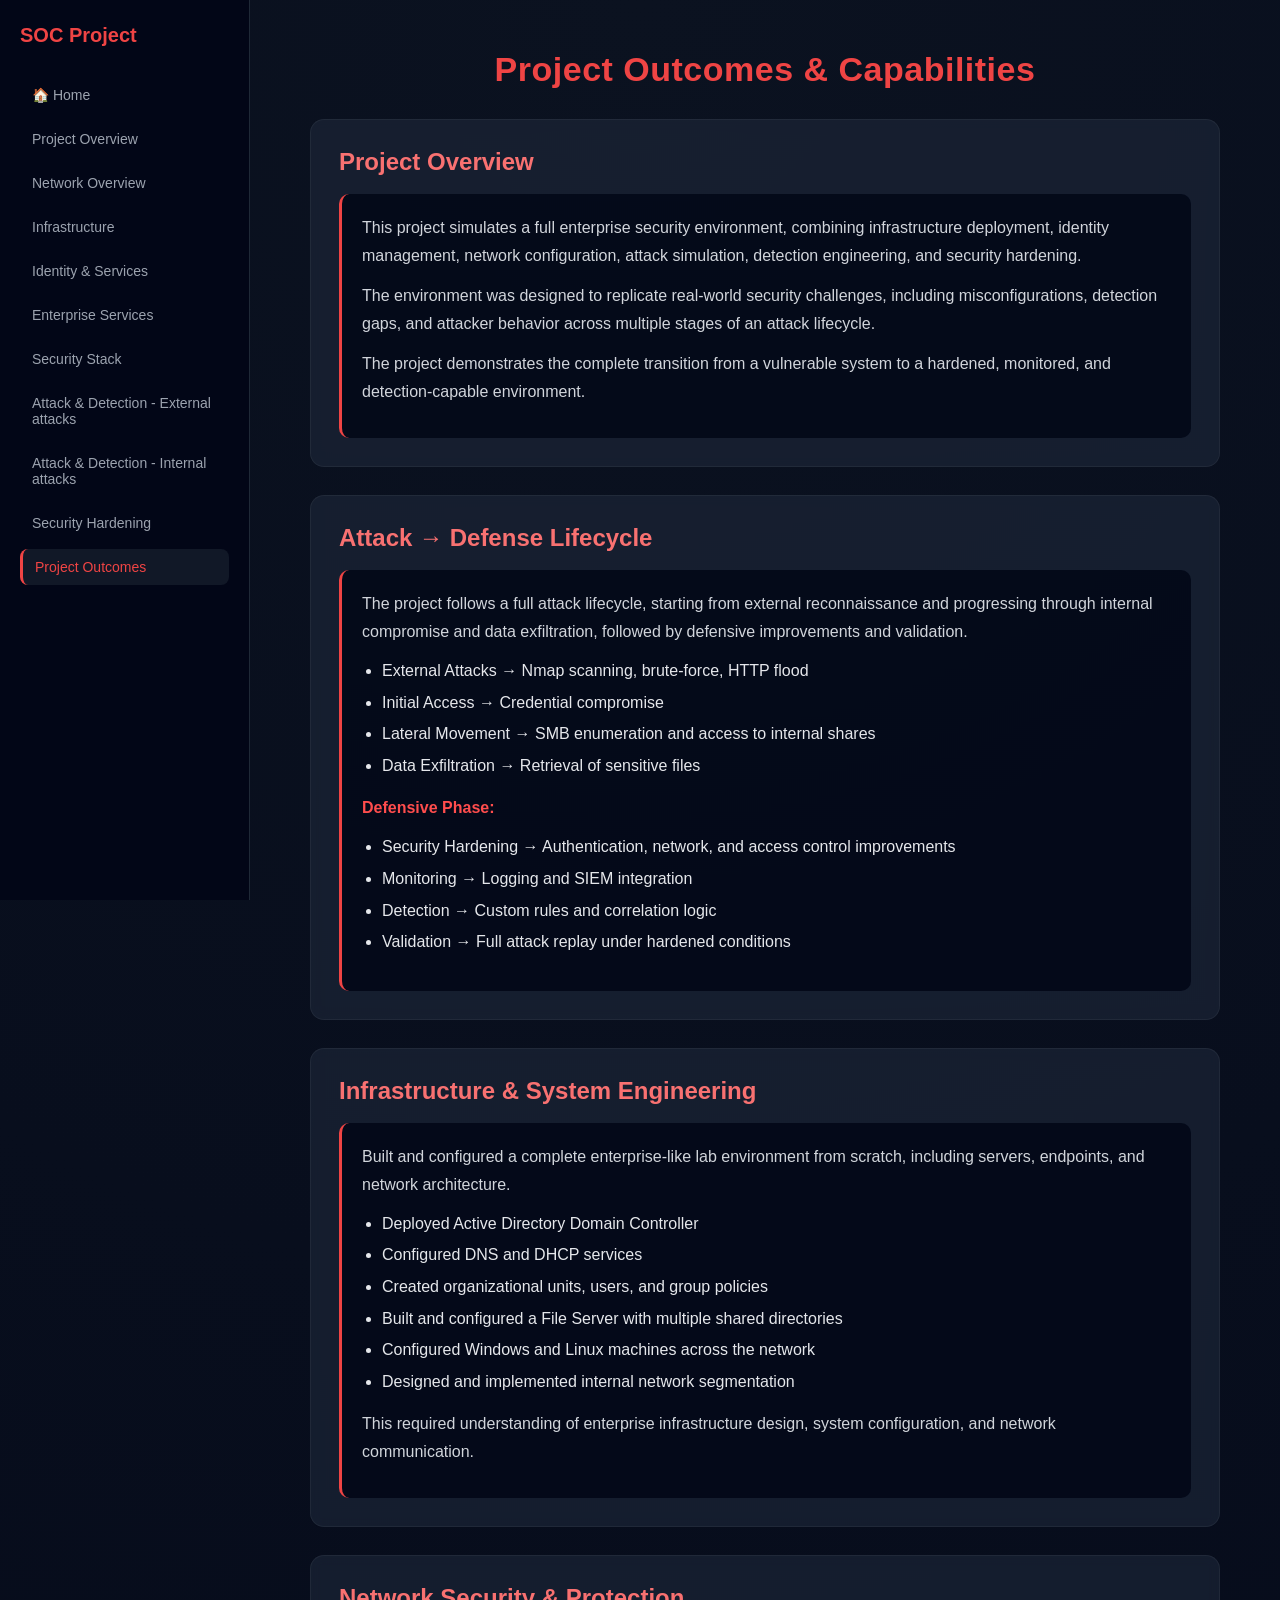
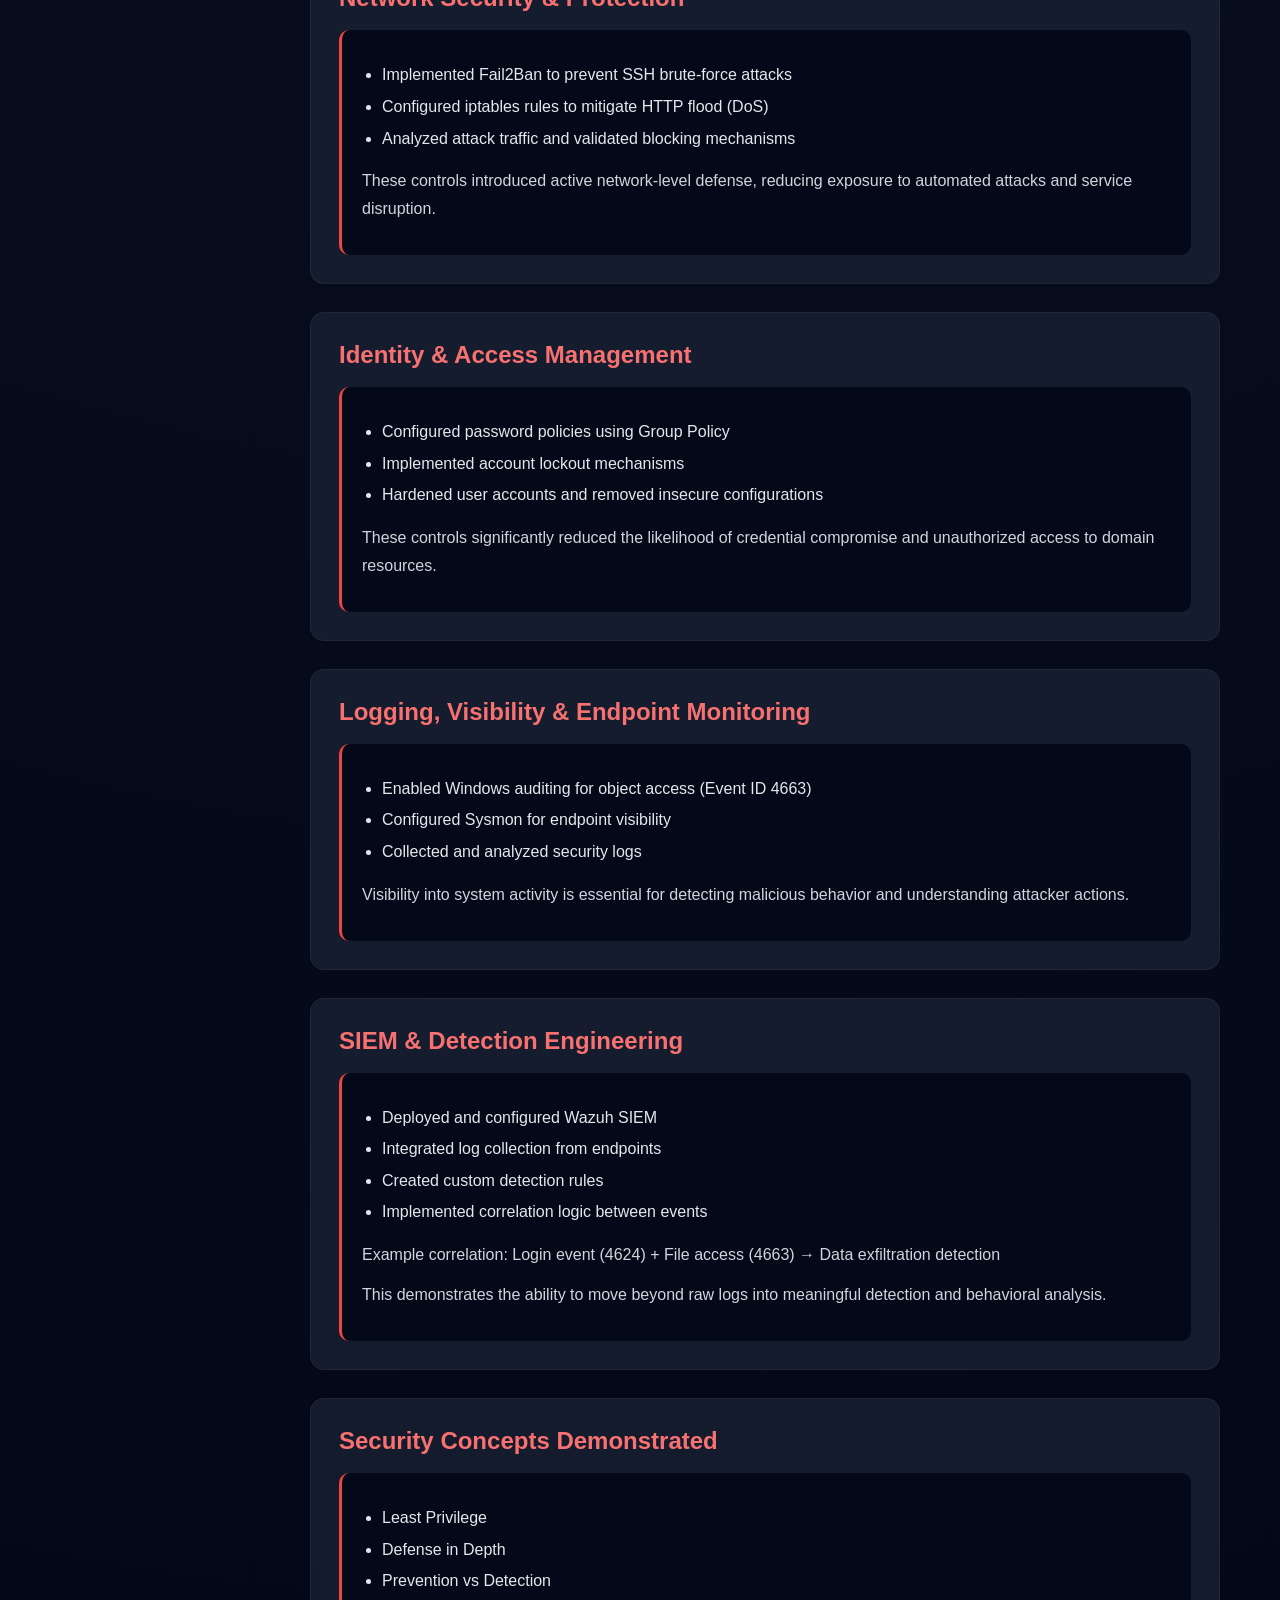
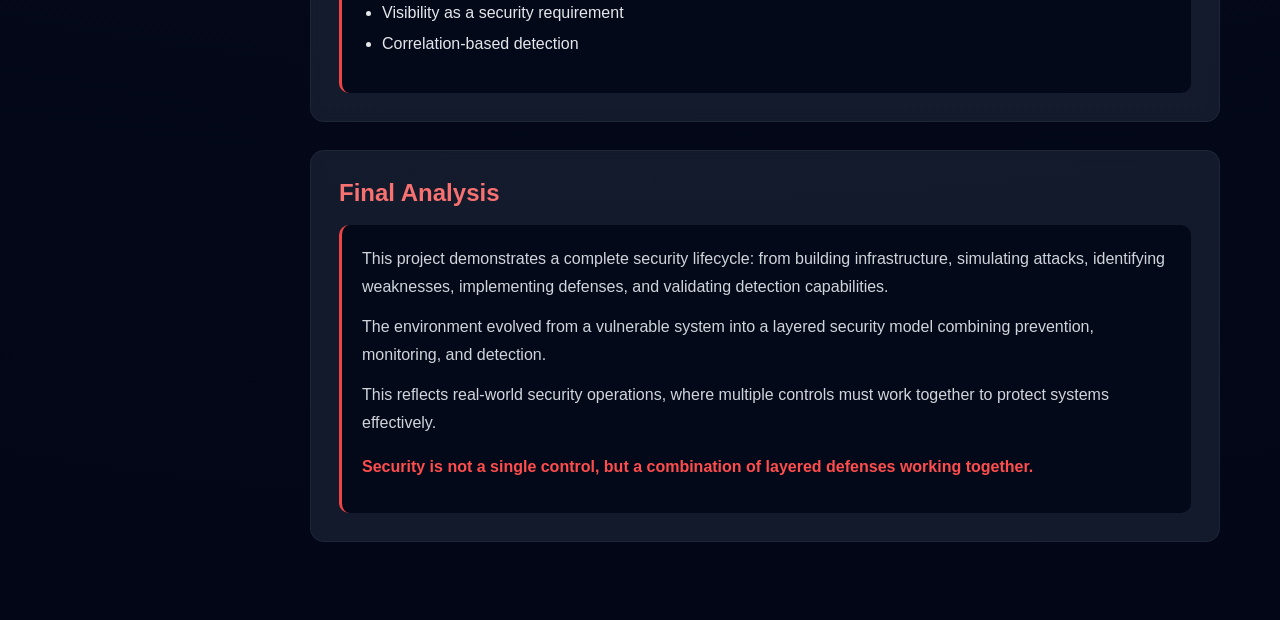
<file: SOC Project/Project-Outcomes -and-Capabilities.html>
<!DOCTYPE html>
<html lang="en">
<head>
    <meta charset="UTF-8">
    <title>Project Outcomes & Capabilities</title>
    <link rel="stylesheet" href="Project-Outcomes -and-Capabilities.css">
    <link rel="stylesheet" href="animations.css">
</head>

<body>

<aside class="sidebar">
    <h2>SOC Project</h2>
    <nav>
        <a href="../index.html">🏠 Home</a>
        <a href="project-overview.html">Project Overview</a>
        <a href="Network-Overview.html">Network Overview</a>
        <a href="infrastracture.html">Infrastructure</a>
        <a href="identity-and-services.html">Identity & Services</a>
        <a href="enterprize-services.html">Enterprise Services</a>
        <a href="security-stack.html">Security Stack</a>
        <a href="attack-and-detection-external.html">Attack & Detection - External attacks</a>
        <a href="attack-and-detection-internal.html">Attack & Detection - Internal attacks</a>
        <a href="security-hardening.html">Security Hardening</a>
        <a href="Project-Outcomes -and-Capabilities.html" class="active">Project Outcomes</a>
    </nav>
</aside>

<div class="main">

<h1>Project Outcomes & Capabilities</h1>

<div class="card">
    <h2>Project Overview</h2>

    <div class="step">
        <p>
        This project simulates a full enterprise security environment, combining infrastructure deployment,
        identity management, network configuration, attack simulation, detection engineering, and security hardening.
        </p>

        <p>
        The environment was designed to replicate real-world security challenges,
        including misconfigurations, detection gaps, and attacker behavior across multiple stages of an attack lifecycle.
        </p>

        <p>
        The project demonstrates the complete transition from a vulnerable system
        to a hardened, monitored, and detection-capable environment.
        </p>
    </div>
</div>

<div class="card">
    <h2>Attack → Defense Lifecycle</h2>

    <div class="step">

        <p>
        The project follows a full attack lifecycle, starting from external reconnaissance
        and progressing through internal compromise and data exfiltration,
        followed by defensive improvements and validation.
        </p>

        <ul>
            <li>External Attacks → Nmap scanning, brute-force, HTTP flood</li>
            <li>Initial Access → Credential compromise</li>
            <li>Lateral Movement → SMB enumeration and access to internal shares</li>
            <li>Data Exfiltration → Retrieval of sensitive files</li>
        </ul>

        <p><strong>Defensive Phase:</strong></p>

        <ul>
            <li>Security Hardening → Authentication, network, and access control improvements</li>
            <li>Monitoring → Logging and SIEM integration</li>
            <li>Detection → Custom rules and correlation logic</li>
            <li>Validation → Full attack replay under hardened conditions</li>
        </ul>

    </div>
</div>

<div class="card">
    <h2>Infrastructure & System Engineering</h2>

    <div class="step">

        <p>
        Built and configured a complete enterprise-like lab environment from scratch,
        including servers, endpoints, and network architecture.
        </p>

        <ul>
            <li>Deployed Active Directory Domain Controller</li>
            <li>Configured DNS and DHCP services</li>
            <li>Created organizational units, users, and group policies</li>
            <li>Built and configured a File Server with multiple shared directories</li>
            <li>Configured Windows and Linux machines across the network</li>
            <li>Designed and implemented internal network segmentation</li>
        </ul>

        <p>
        This required understanding of enterprise infrastructure design,
        system configuration, and network communication.
        </p>

    </div>
</div>

<div class="card">
    <h2>Network Security & Protection</h2>

    <div class="step">

        <ul>
            <li>Implemented Fail2Ban to prevent SSH brute-force attacks</li>
            <li>Configured iptables rules to mitigate HTTP flood (DoS)</li>
            <li>Analyzed attack traffic and validated blocking mechanisms</li>
        </ul>

        <p>
        These controls introduced active network-level defense,
        reducing exposure to automated attacks and service disruption.
        </p>

    </div>
</div>

<div class="card">
    <h2>Identity & Access Management</h2>

    <div class="step">

        <ul>
            <li>Configured password policies using Group Policy</li>
            <li>Implemented account lockout mechanisms</li>
            <li>Hardened user accounts and removed insecure configurations</li>
        </ul>

        <p>
        These controls significantly reduced the likelihood of credential compromise
        and unauthorized access to domain resources.
        </p>

    </div>
</div>

<div class="card">
    <h2>Logging, Visibility & Endpoint Monitoring</h2>

    <div class="step">

        <ul>
            <li>Enabled Windows auditing for object access (Event ID 4663)</li>
            <li>Configured Sysmon for endpoint visibility</li>
            <li>Collected and analyzed security logs</li>
        </ul>

        <p>
        Visibility into system activity is essential for detecting malicious behavior
        and understanding attacker actions.
        </p>

    </div>
</div>

<div class="card">
    <h2>SIEM & Detection Engineering</h2>

    <div class="step">

        <ul>
            <li>Deployed and configured Wazuh SIEM</li>
            <li>Integrated log collection from endpoints</li>
            <li>Created custom detection rules</li>
            <li>Implemented correlation logic between events</li>
        </ul>

        <p>
        Example correlation:
        Login event (4624) + File access (4663) → Data exfiltration detection
        </p>

        <p>
        This demonstrates the ability to move beyond raw logs
        into meaningful detection and behavioral analysis.
        </p>

    </div>
</div>

<div class="card">
    <h2>Security Concepts Demonstrated</h2>

    <div class="step">

        <ul>
            <li>Least Privilege</li>
            <li>Defense in Depth</li>
            <li>Prevention vs Detection</li>
            <li>Visibility as a security requirement</li>
            <li>Correlation-based detection</li>
        </ul>

    </div>
</div>

<div class="card">
    <h2>Final Analysis</h2>

    <div class="step">

        <p>
        This project demonstrates a complete security lifecycle:
        from building infrastructure, simulating attacks, identifying weaknesses,
        implementing defenses, and validating detection capabilities.
        </p>

        <p>
        The environment evolved from a vulnerable system into a layered security model
        combining prevention, monitoring, and detection.
        </p>

        <p>
        This reflects real-world security operations,
        where multiple controls must work together to protect systems effectively.
        </p>

        <p>
        <strong>
        Security is not a single control,
        but a combination of layered defenses working together.
        </strong>
        </p>
    </div>
</div>

</div>

</body>
</html>
</file>
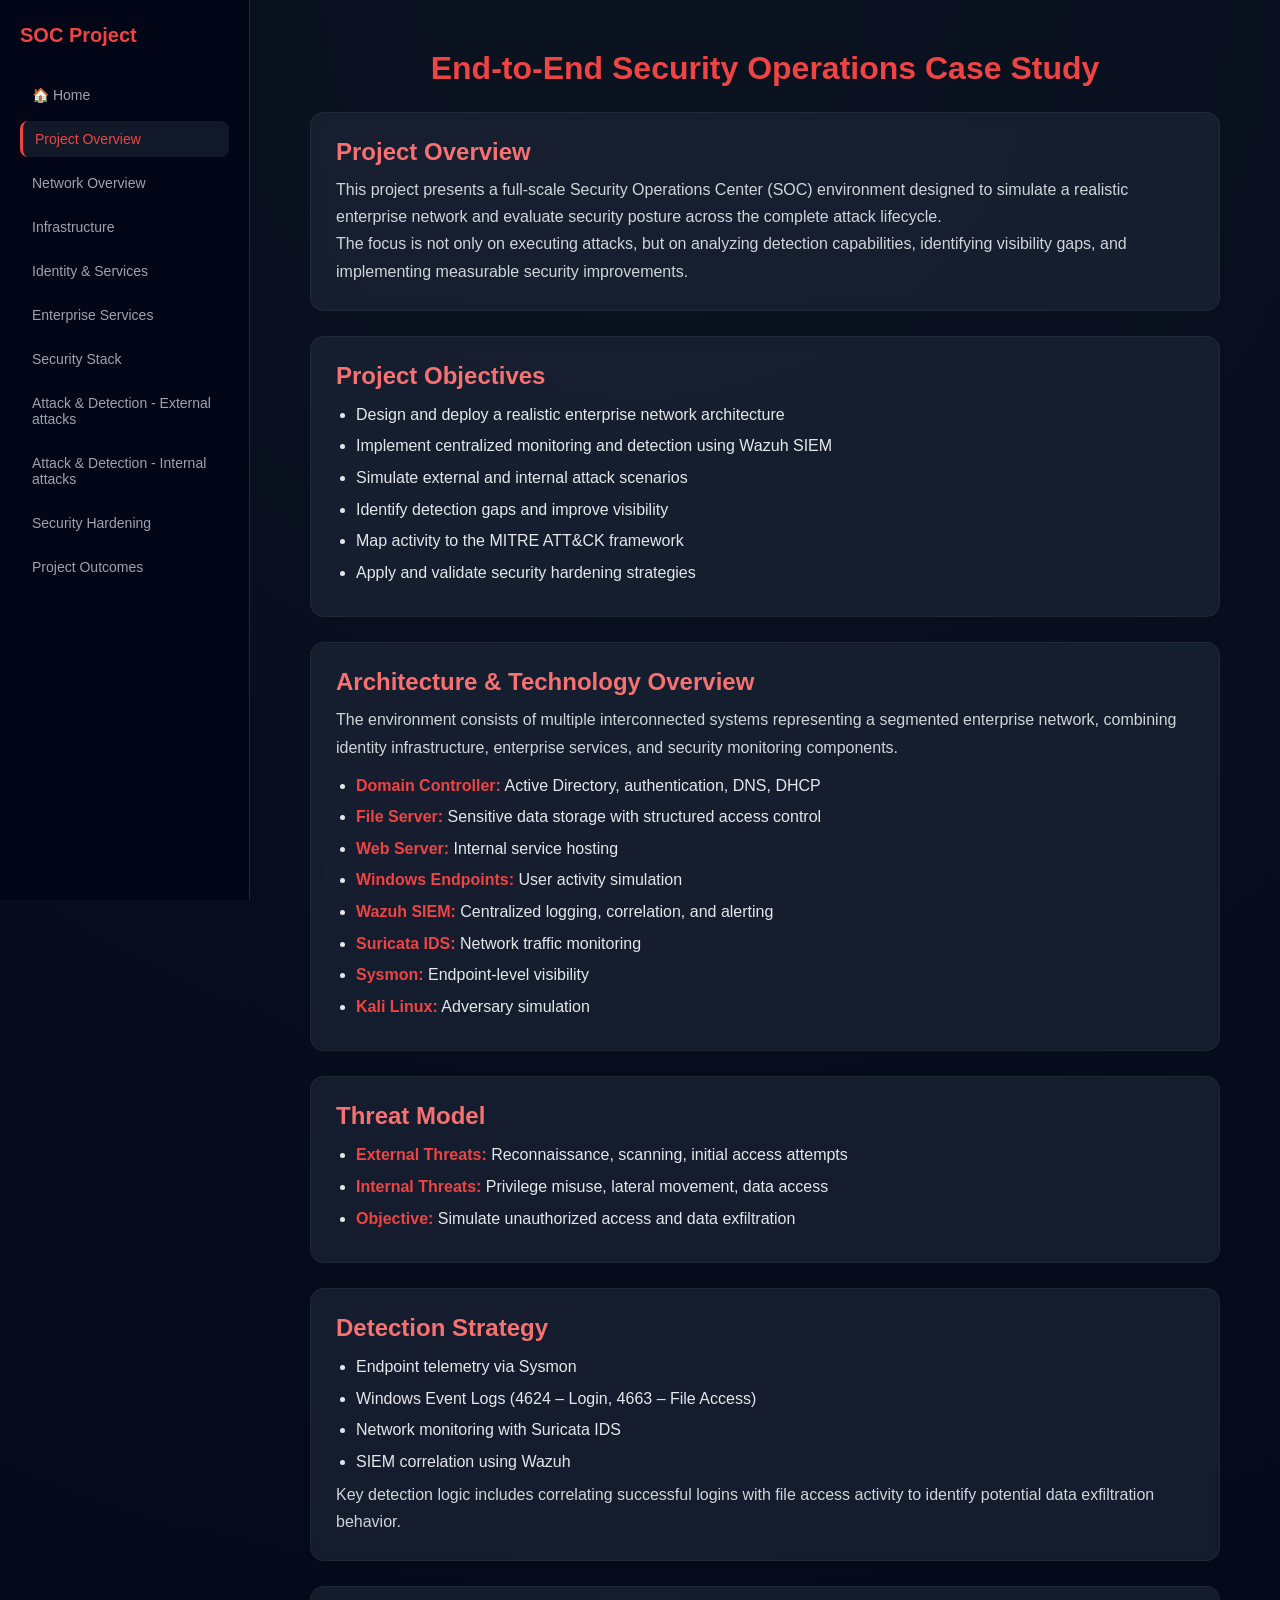
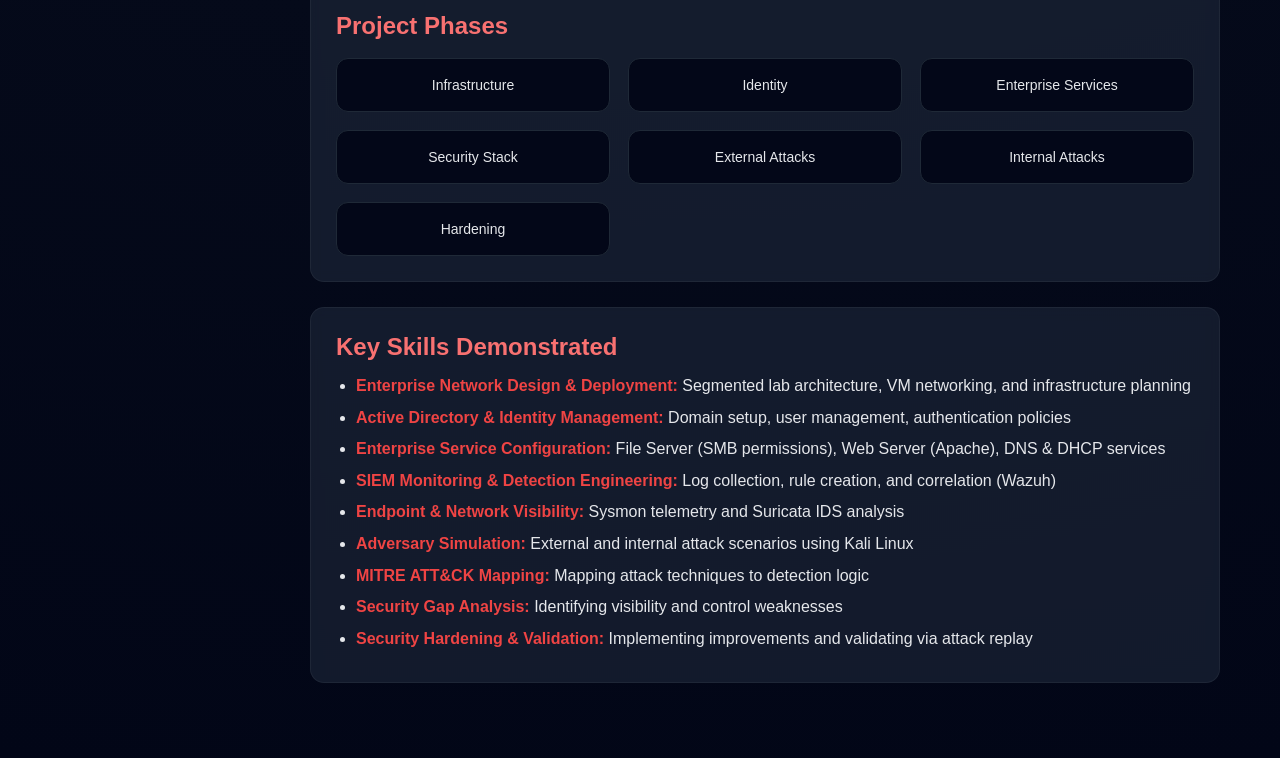
<file: SOC Project/project-overview.html>
<!DOCTYPE html>
<html lang="en">
<head>
    <meta charset="UTF-8">
    <meta name="viewport" content="width=device-width, initial-scale=1.0">
    <title>End-to-End Security Operations Case Study</title>
    <link rel="stylesheet" href="project-overview.css">
    <link rel="stylesheet" href="animations.css">
</head>

<body>

<aside class="sidebar">
    <h2>SOC Project</h2>
    <nav>
        <a href="../index.html">🏠 Home</a>
        <a href="project-overview.html" class="active">Project Overview</a>
        <a href="Network-Overview.html">Network Overview</a>
        <a href="infrastracture.html">Infrastructure</a>
        <a href="identity-and-services.html">Identity & Services</a>
        <a href="enterprize-services.html">Enterprise Services</a>
        <a href="security-stack.html">Security Stack</a>
        <a href="attack-and-detection-external.html">Attack & Detection - External attacks</a>
        <a href="attack-and-detection-internal.html">Attack & Detection - Internal attacks</a>
        <a href="security-hardening.html">Security Hardening</a>
        <a href="Project-Outcomes -and-Capabilities.html">Project Outcomes</a>

    </nav>
</aside>

<main class="main">

    <header>
        <h1>End-to-End Security Operations Case Study</h1>
    </header>

    <!-- OVERVIEW -->
    <section class="card">
        <h2>Project Overview</h2>

        <p>
        This project presents a full-scale Security Operations Center (SOC) environment designed to simulate
        a realistic enterprise network and evaluate security posture across the complete attack lifecycle.
        </p>

        <p>
        The focus is not only on executing attacks, but on analyzing detection capabilities,
        identifying visibility gaps, and implementing measurable security improvements.
        </p>
    </section>

    <!-- OBJECTIVES -->
    <section class="card">
        <h2>Project Objectives</h2>
        <ul>
            <li>Design and deploy a realistic enterprise network architecture</li>
            <li>Implement centralized monitoring and detection using Wazuh SIEM</li>
            <li>Simulate external and internal attack scenarios</li>
            <li>Identify detection gaps and improve visibility</li>
            <li>Map activity to the MITRE ATT&CK framework</li>
            <li>Apply and validate security hardening strategies</li>
        </ul>
    </section>

    <!-- ARCHITECTURE + TECH -->
    <section class="card">
        <h2>Architecture & Technology Overview</h2>

        <p>
        The environment consists of multiple interconnected systems representing a segmented enterprise network,
        combining identity infrastructure, enterprise services, and security monitoring components.
        </p>

        <ul>
            <li><strong>Domain Controller:</strong> Active Directory, authentication, DNS, DHCP</li>
            <li><strong>File Server:</strong> Sensitive data storage with structured access control</li>
            <li><strong>Web Server:</strong> Internal service hosting</li>
            <li><strong>Windows Endpoints:</strong> User activity simulation</li>
            <li><strong>Wazuh SIEM:</strong> Centralized logging, correlation, and alerting</li>
            <li><strong>Suricata IDS:</strong> Network traffic monitoring</li>
            <li><strong>Sysmon:</strong> Endpoint-level visibility</li>
            <li><strong>Kali Linux:</strong> Adversary simulation</li>
        </ul>
    </section>

    <!-- THREAT MODEL -->
    <section class="card">
        <h2>Threat Model</h2>

        <ul>
            <li><strong>External Threats:</strong> Reconnaissance, scanning, initial access attempts</li>
            <li><strong>Internal Threats:</strong> Privilege misuse, lateral movement, data access</li>
            <li><strong>Objective:</strong> Simulate unauthorized access and data exfiltration</li>
        </ul>
    </section>

    <!-- DETECTION -->
    <section class="card">
        <h2>Detection Strategy</h2>

        <ul>
            <li>Endpoint telemetry via Sysmon</li>
            <li>Windows Event Logs (4624 – Login, 4663 – File Access)</li>
            <li>Network monitoring with Suricata IDS</li>
            <li>SIEM correlation using Wazuh</li>
        </ul>

        <p>
        Key detection logic includes correlating successful logins with file access activity
        to identify potential data exfiltration behavior.
        </p>
    </section>

    <!-- PHASES -->
    <section class="card">
        <h2>Project Phases</h2>

        <div class="phases">
            <div class="phase">Infrastructure</div>
            <div class="phase">Identity</div>
            <div class="phase">Enterprise Services</div>
            <div class="phase">Security Stack</div>
            <div class="phase">External Attacks</div>
            <div class="phase">Internal Attacks</div>
            <div class="phase">Hardening</div>
        </div>
    </section>

    <!-- SKILLS -->
<section class="card">
    <h2>Key Skills Demonstrated</h2>
    <ul>
        <li><strong>Enterprise Network Design & Deployment:</strong> Segmented lab architecture, VM networking, and infrastructure planning</li>
        <li><strong>Active Directory & Identity Management:</strong> Domain setup, user management, authentication policies</li>
        <li><strong>Enterprise Service Configuration:</strong> File Server (SMB permissions), Web Server (Apache), DNS & DHCP services</li>
        <li><strong>SIEM Monitoring & Detection Engineering:</strong> Log collection, rule creation, and correlation (Wazuh)</li>
        <li><strong>Endpoint & Network Visibility:</strong> Sysmon telemetry and Suricata IDS analysis</li>
        <li><strong>Adversary Simulation:</strong> External and internal attack scenarios using Kali Linux</li>
        <li><strong>MITRE ATT&CK Mapping:</strong> Mapping attack techniques to detection logic</li>
        <li><strong>Security Gap Analysis:</strong> Identifying visibility and control weaknesses</li>
        <li><strong>Security Hardening & Validation:</strong> Implementing improvements and validating via attack replay</li>
    </ul>
</section>

</main>

</body>
</html>
</file>
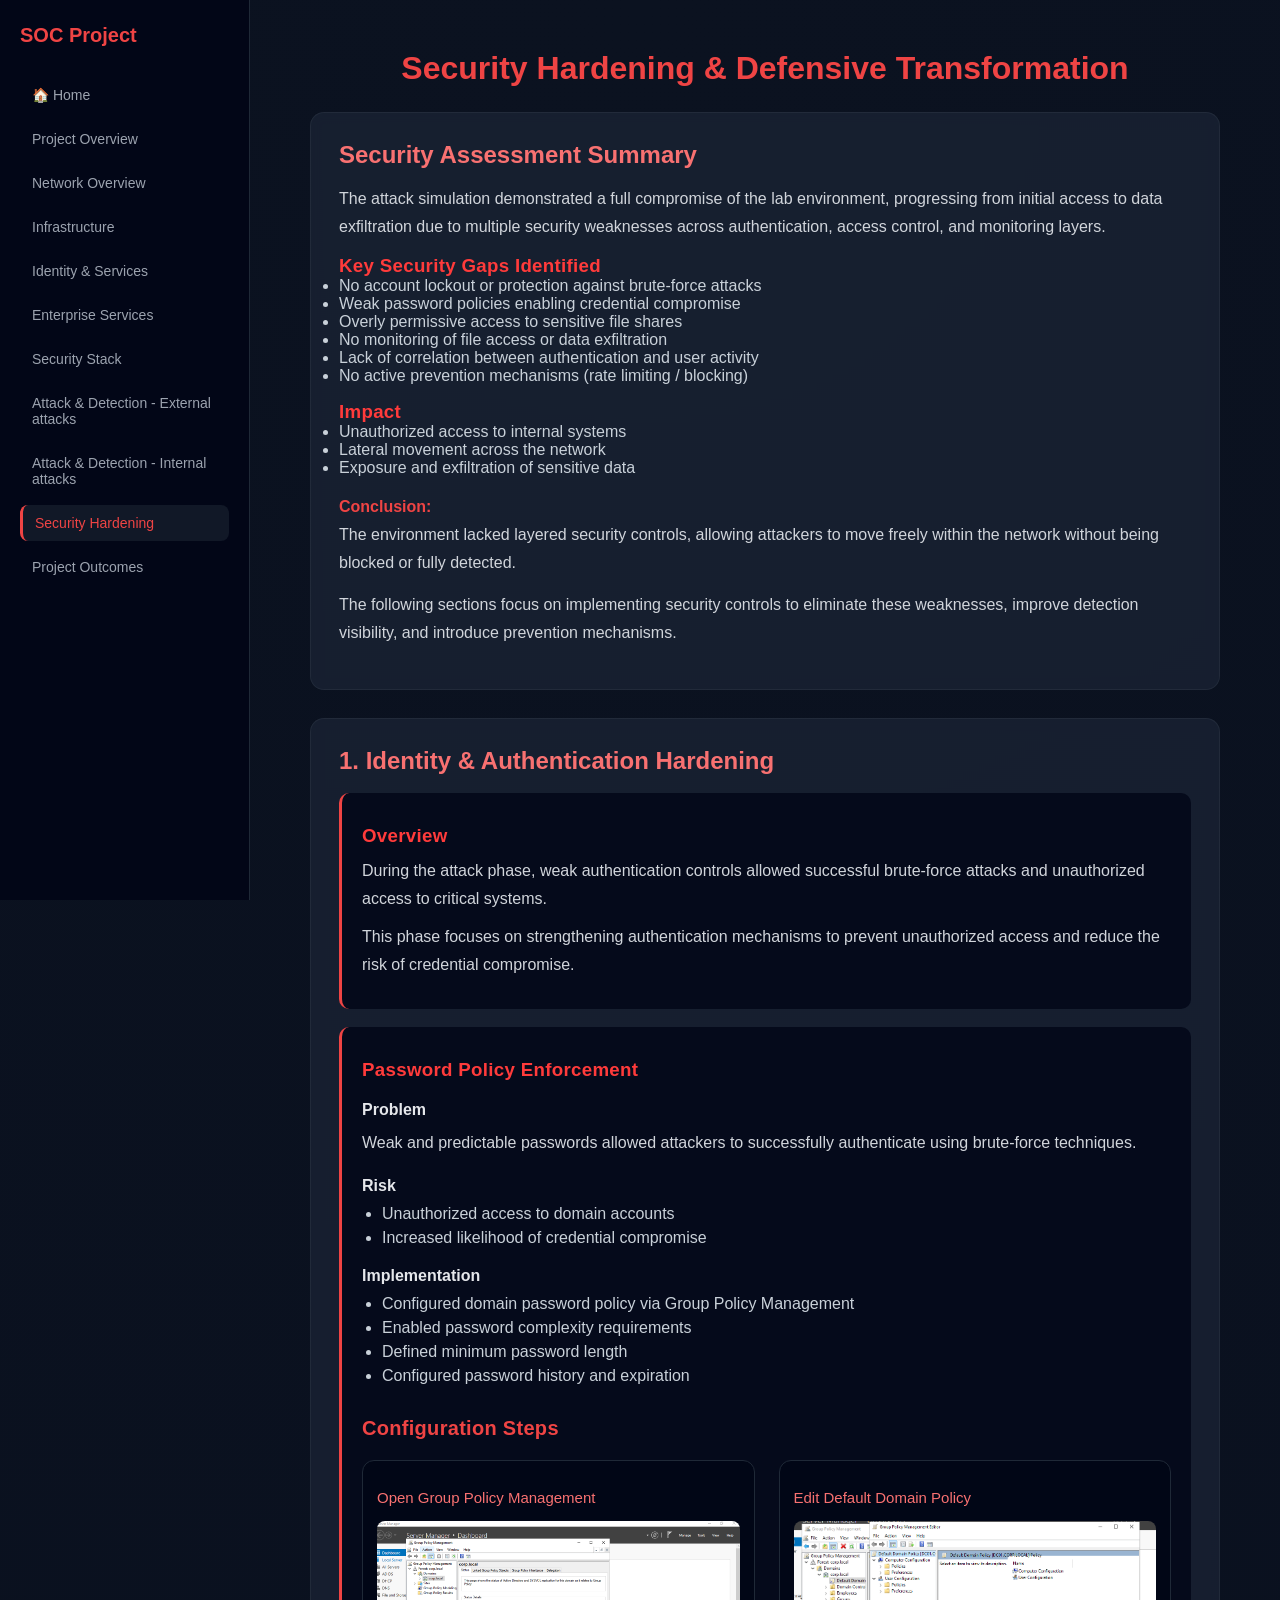
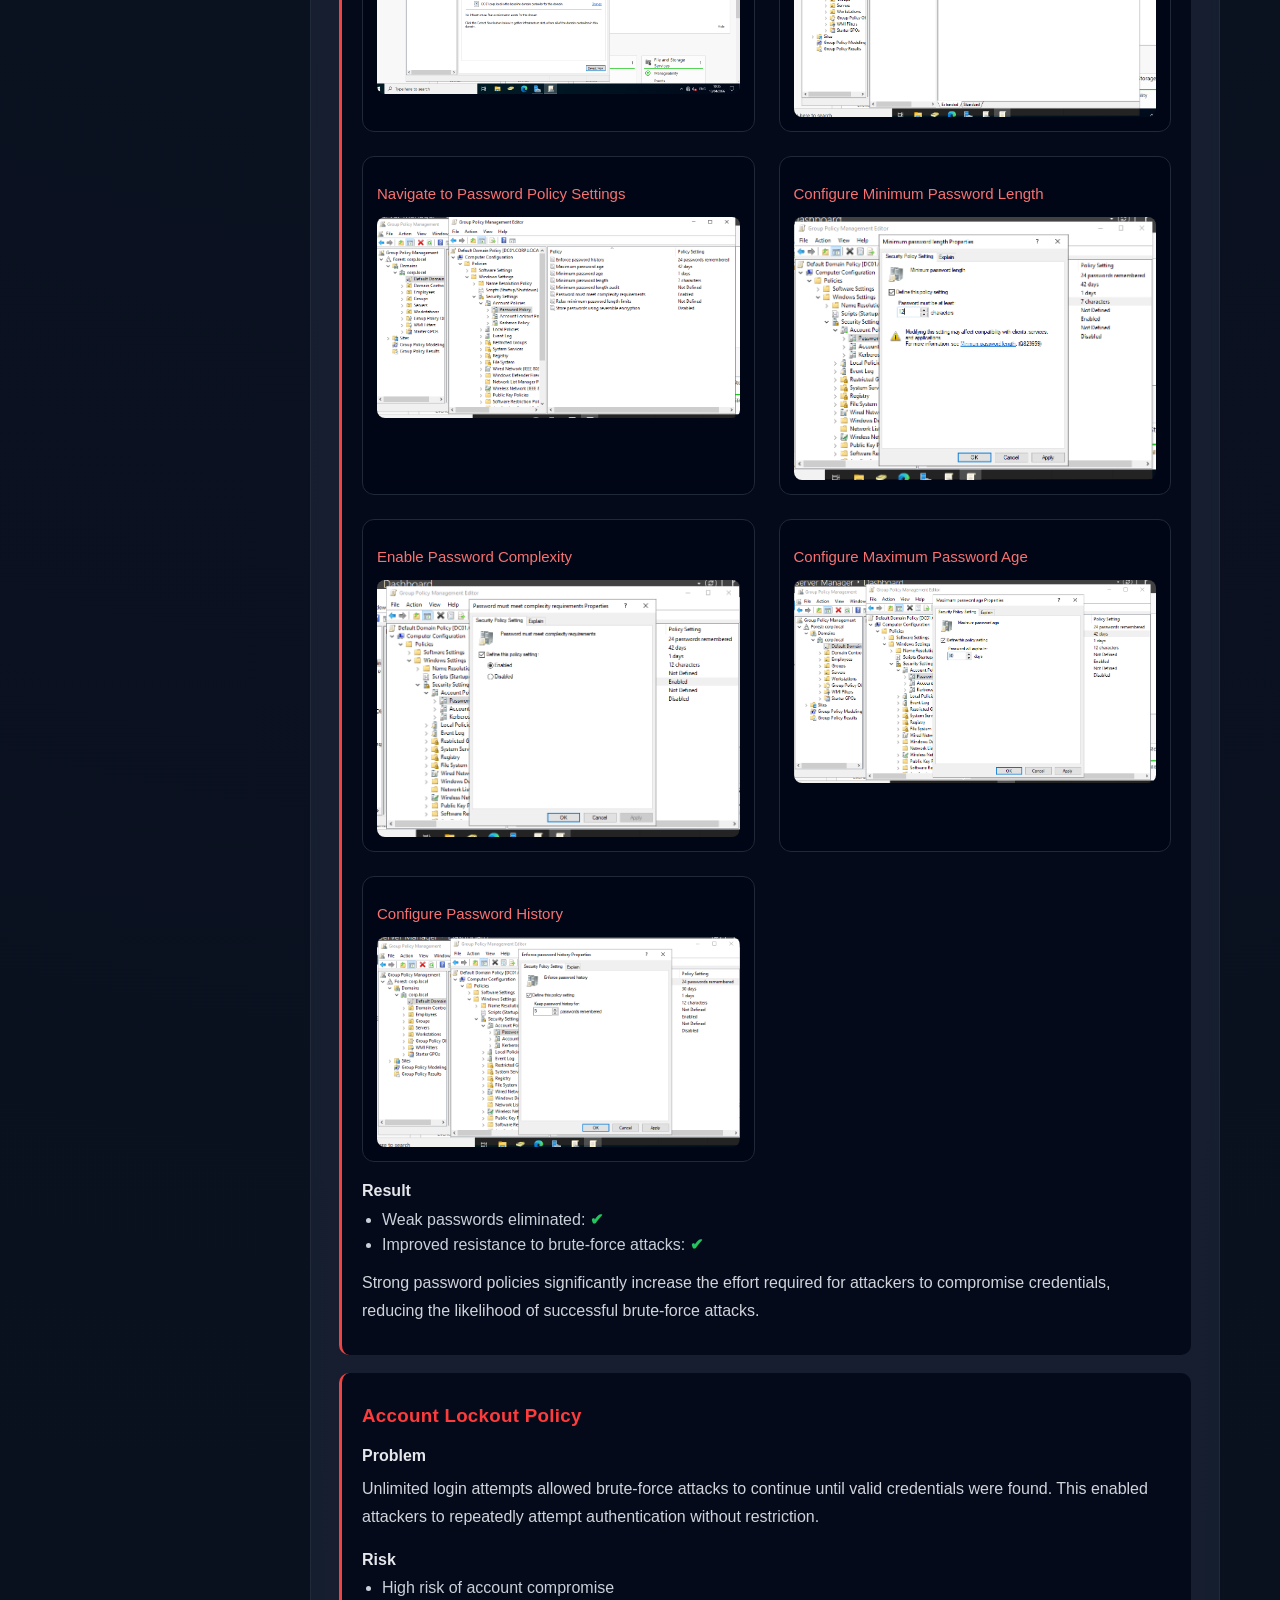
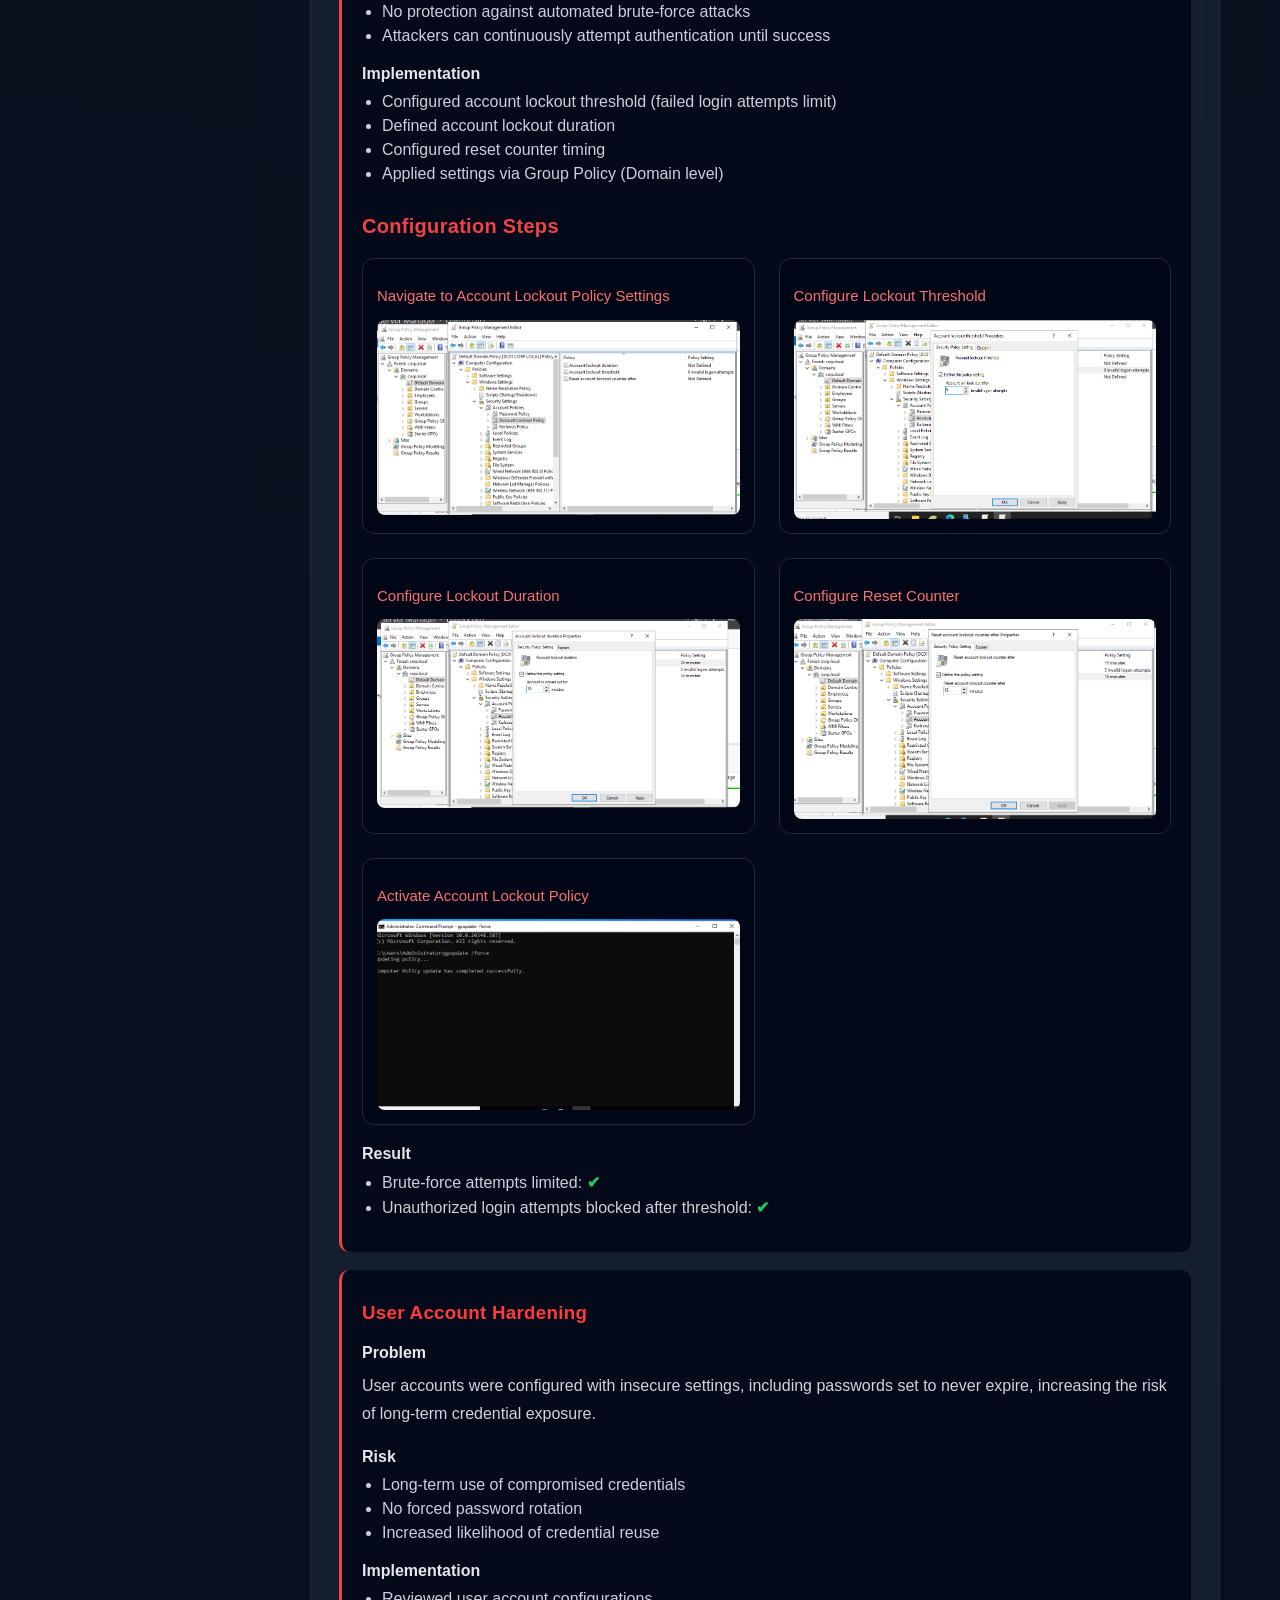
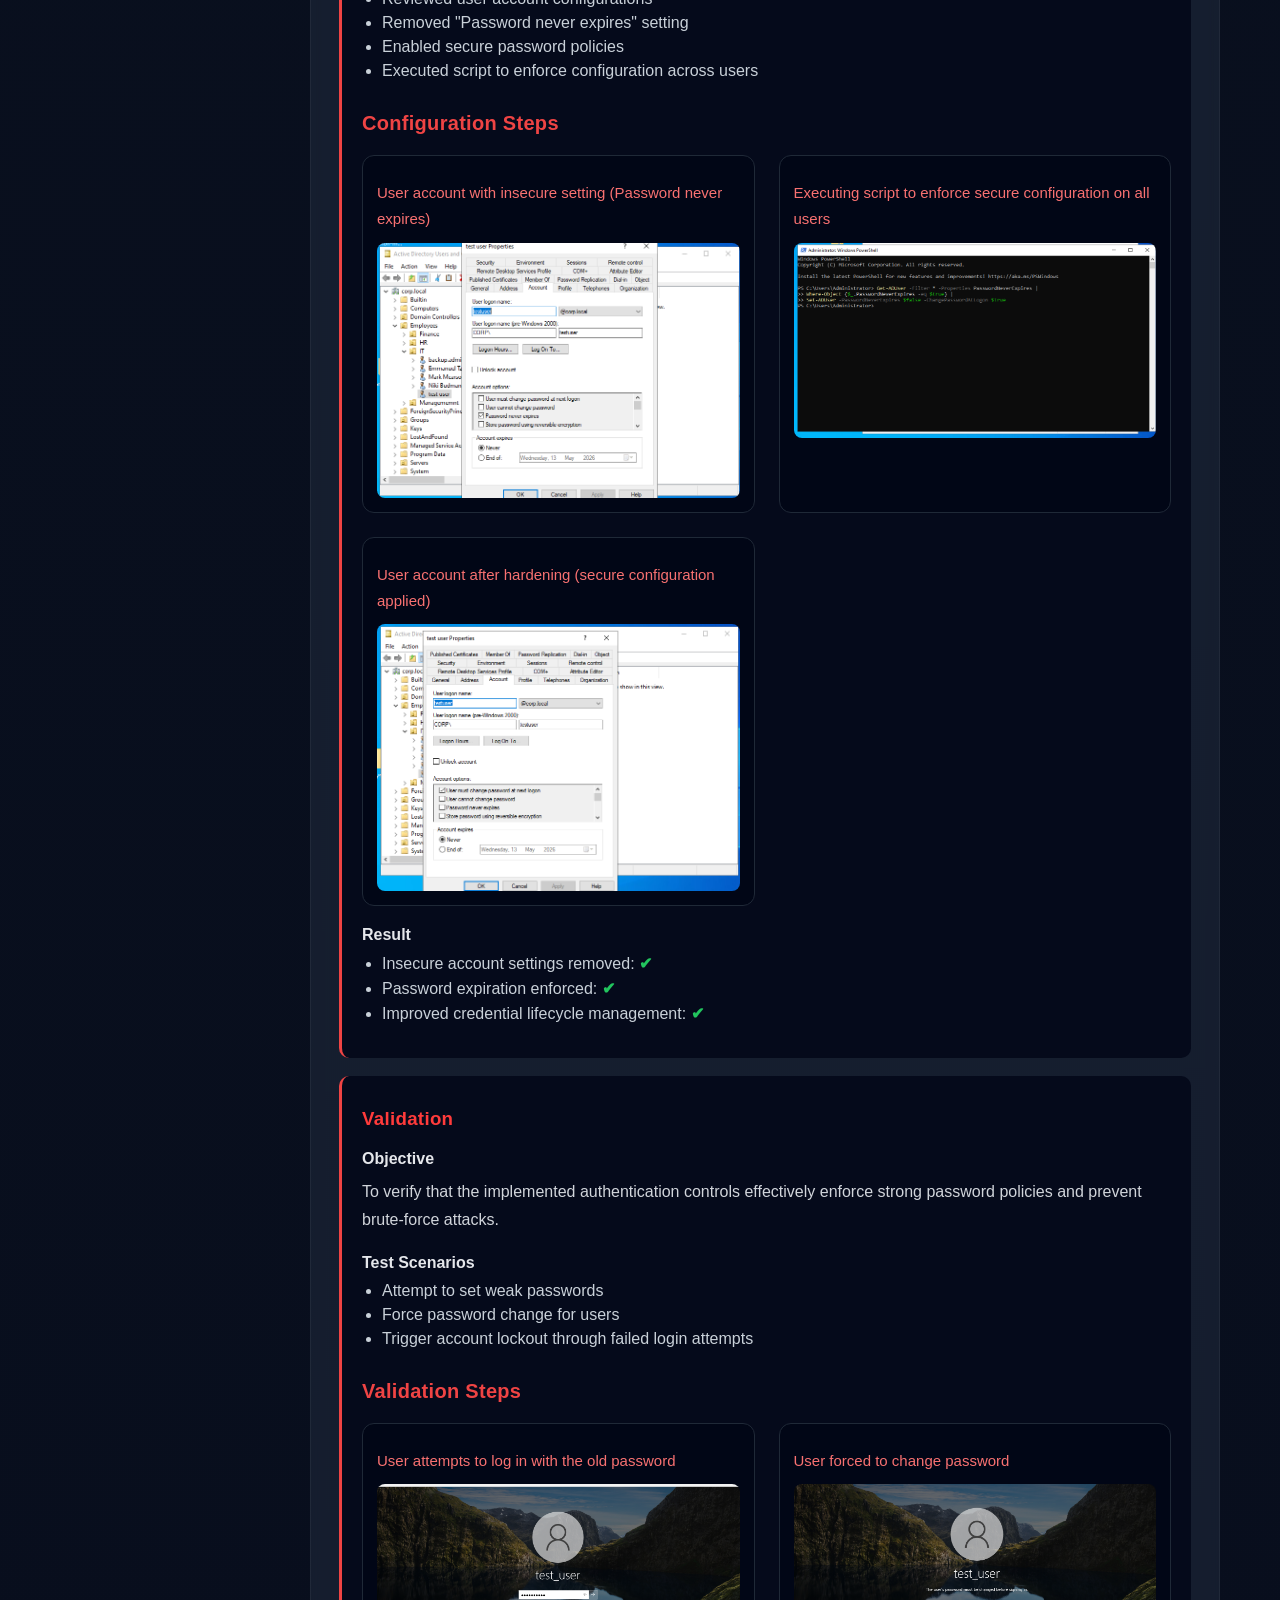
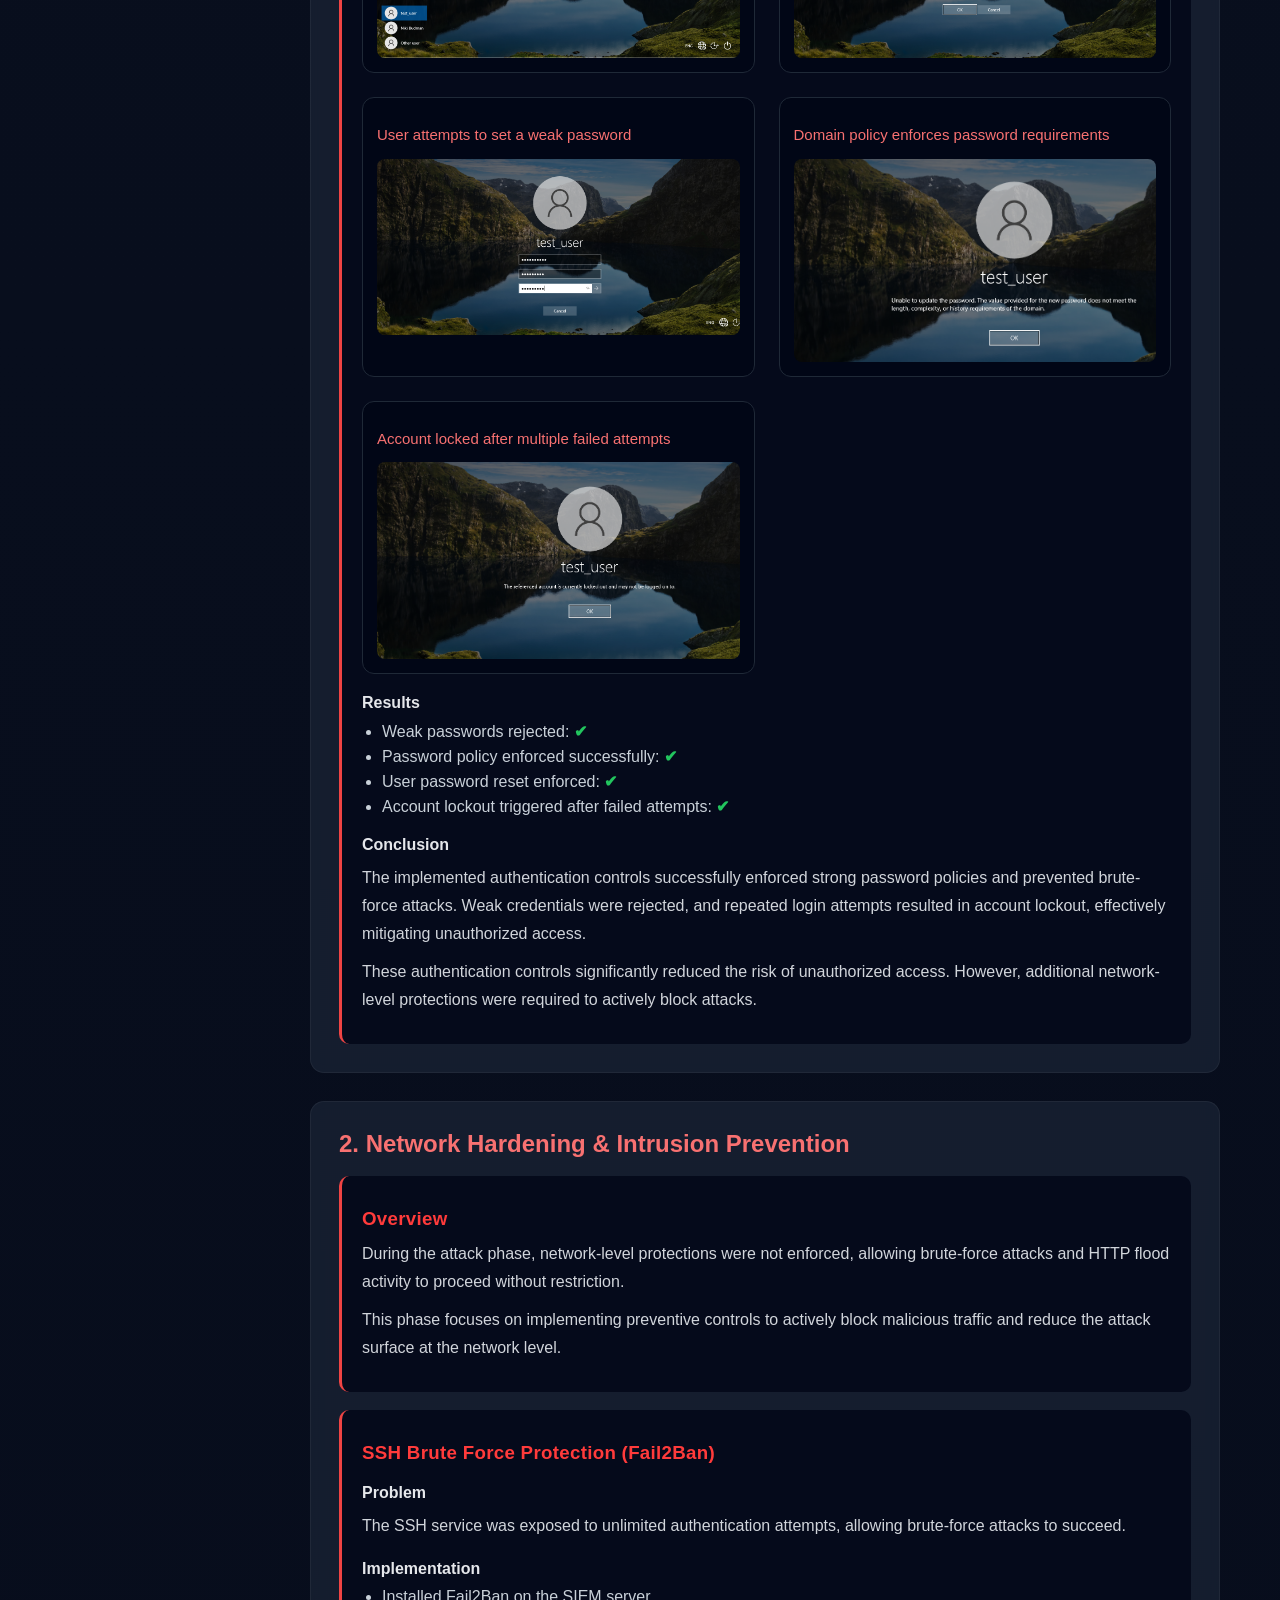
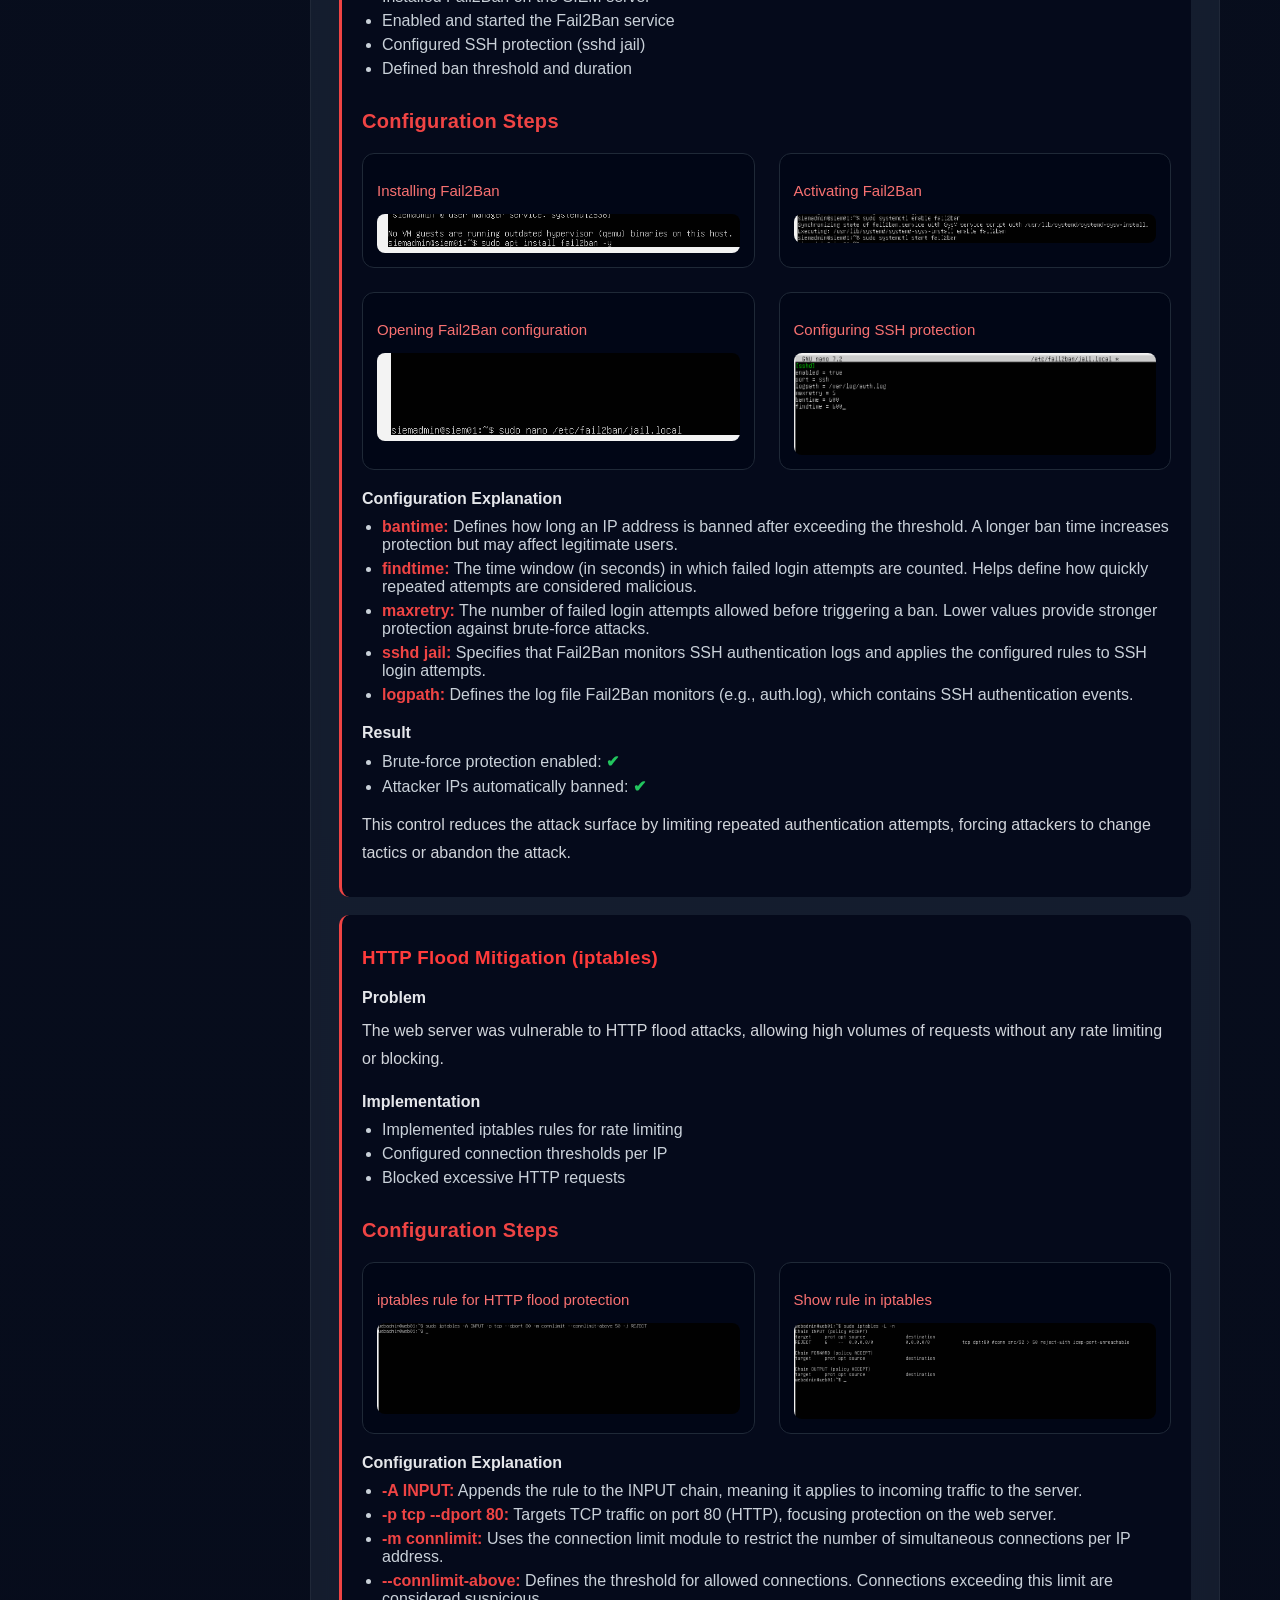
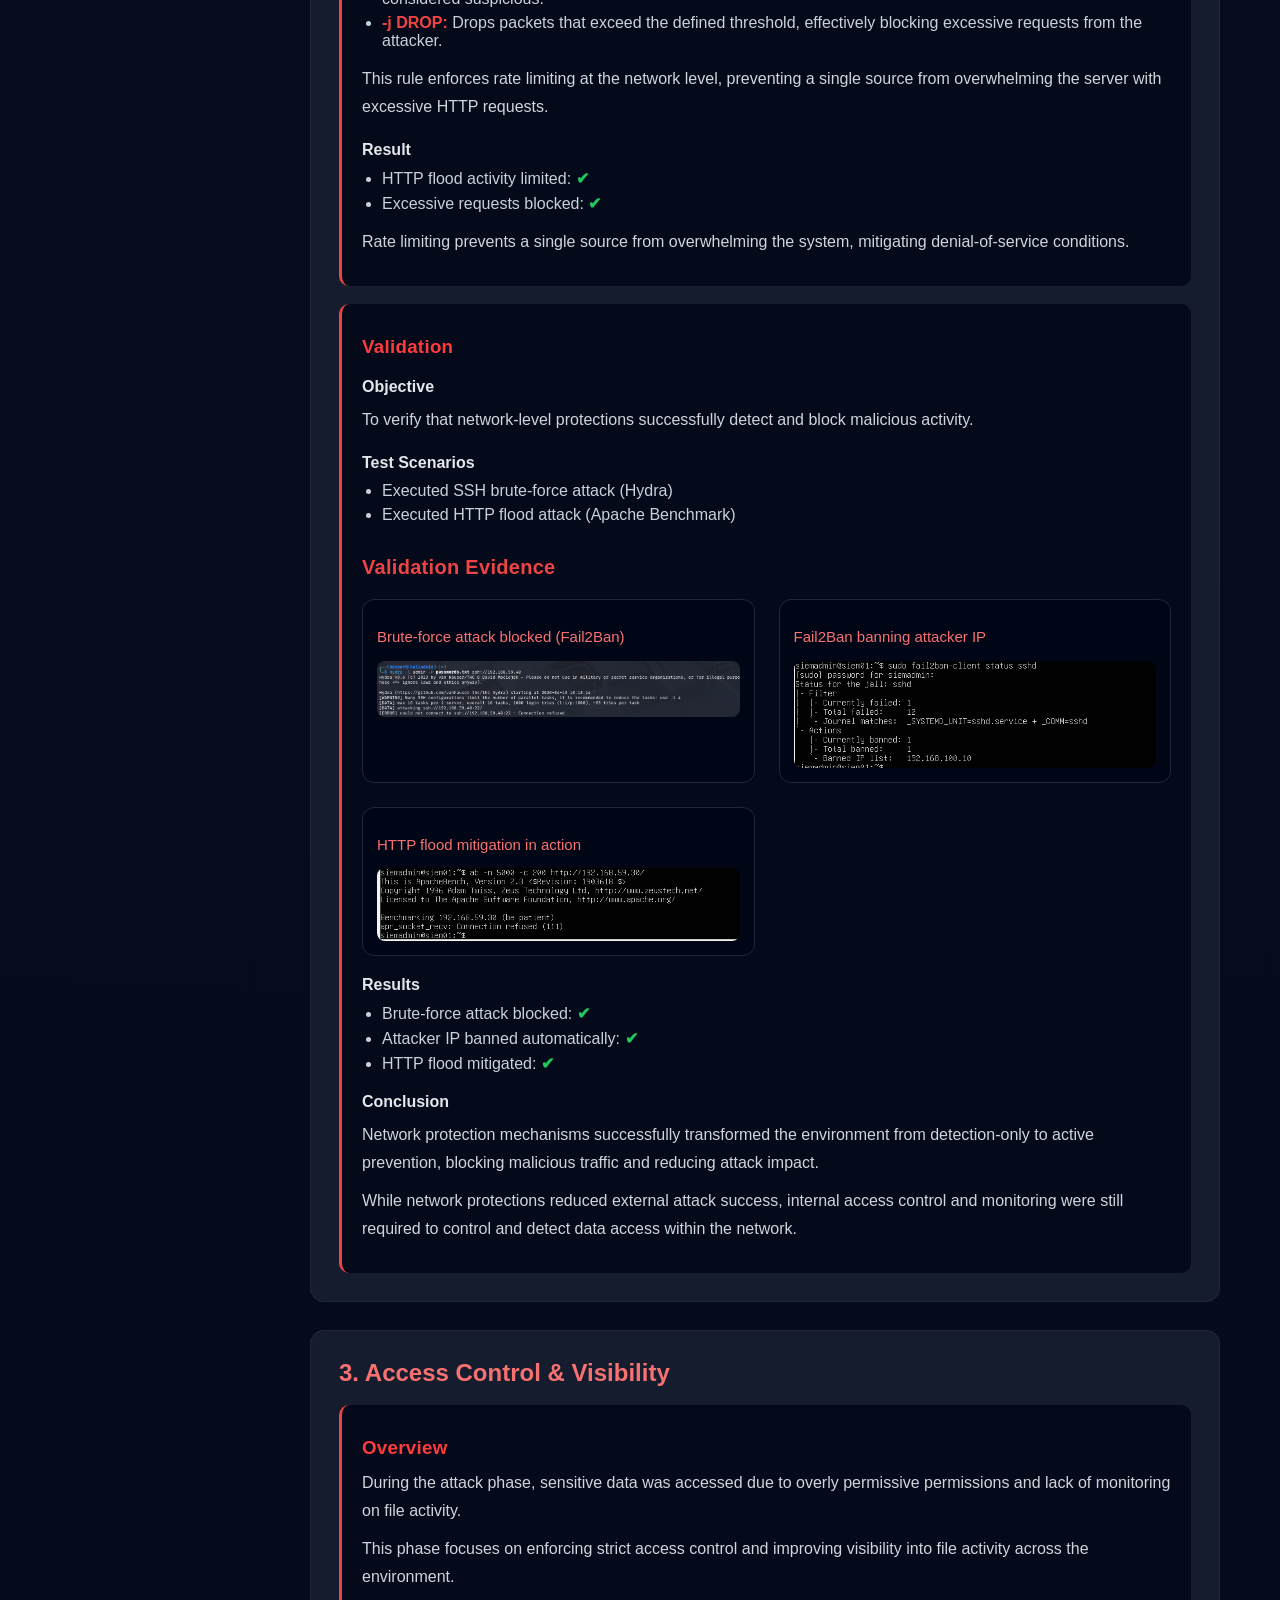
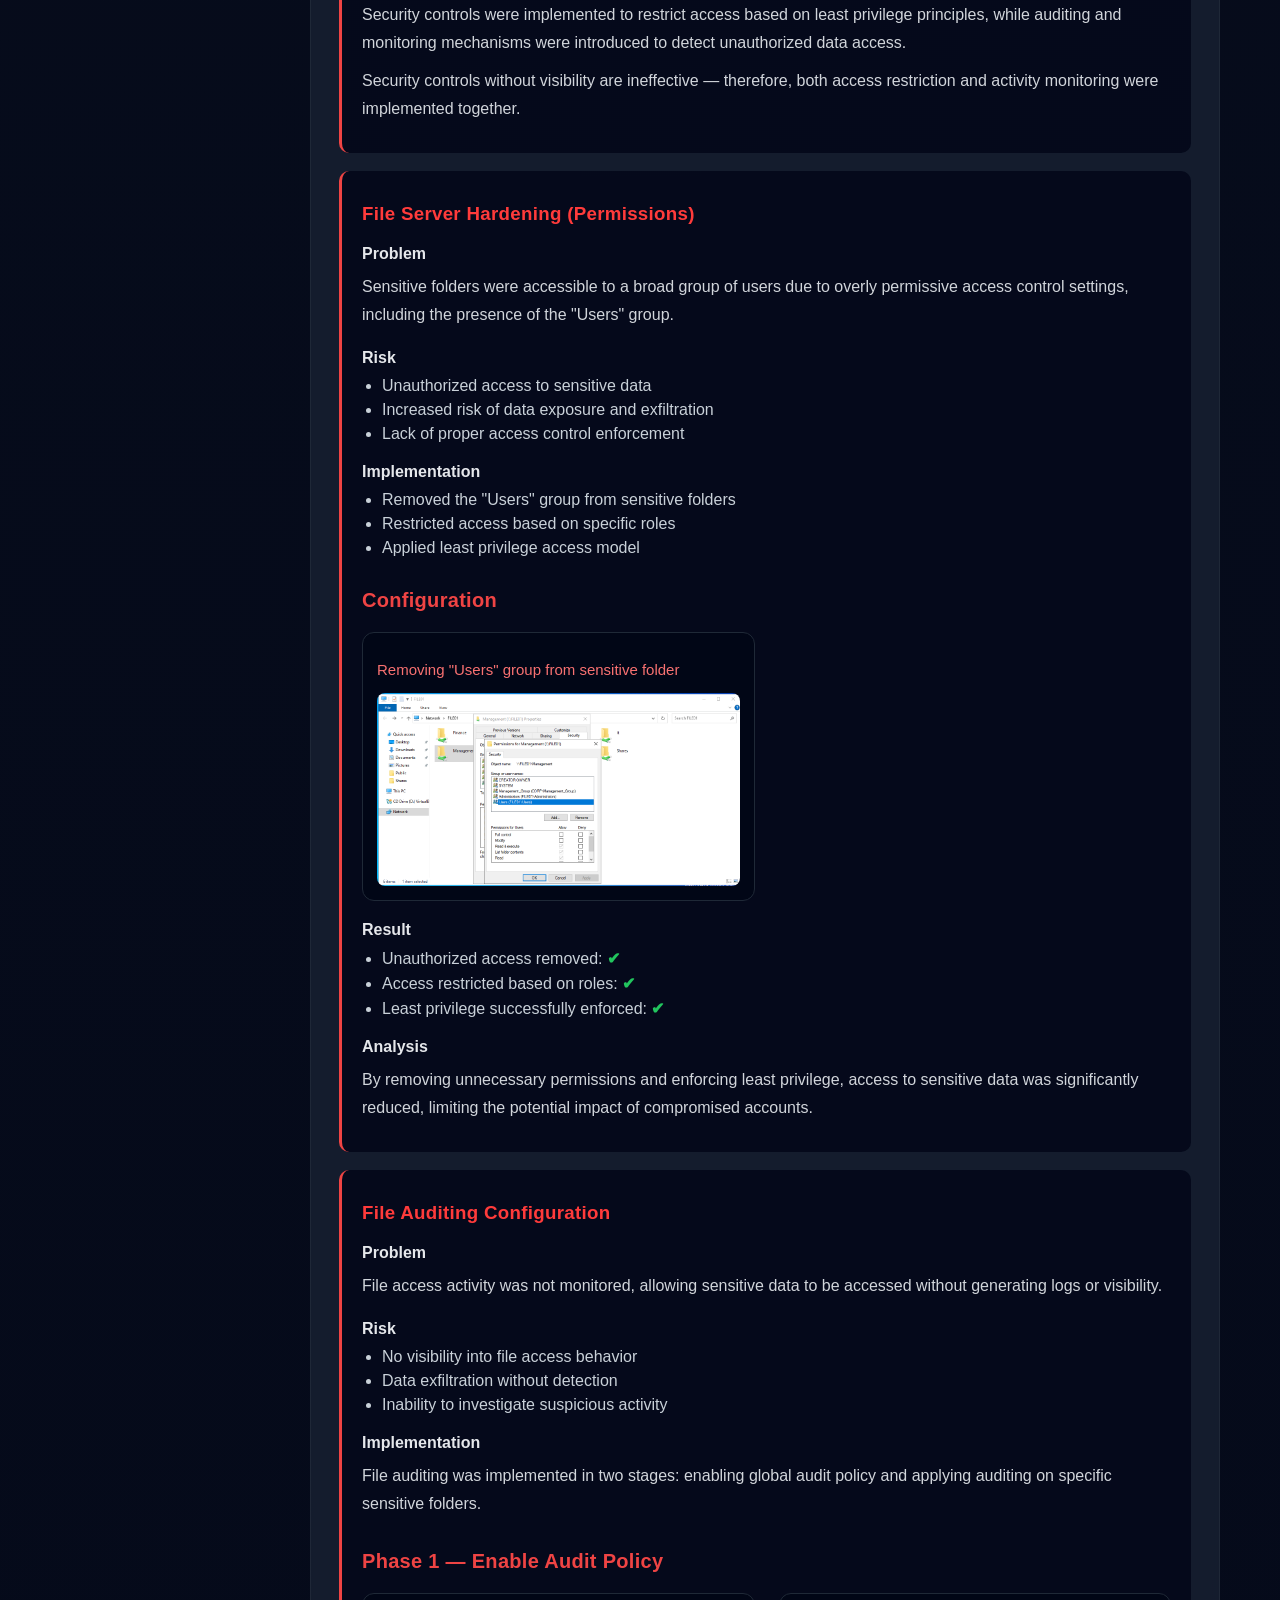
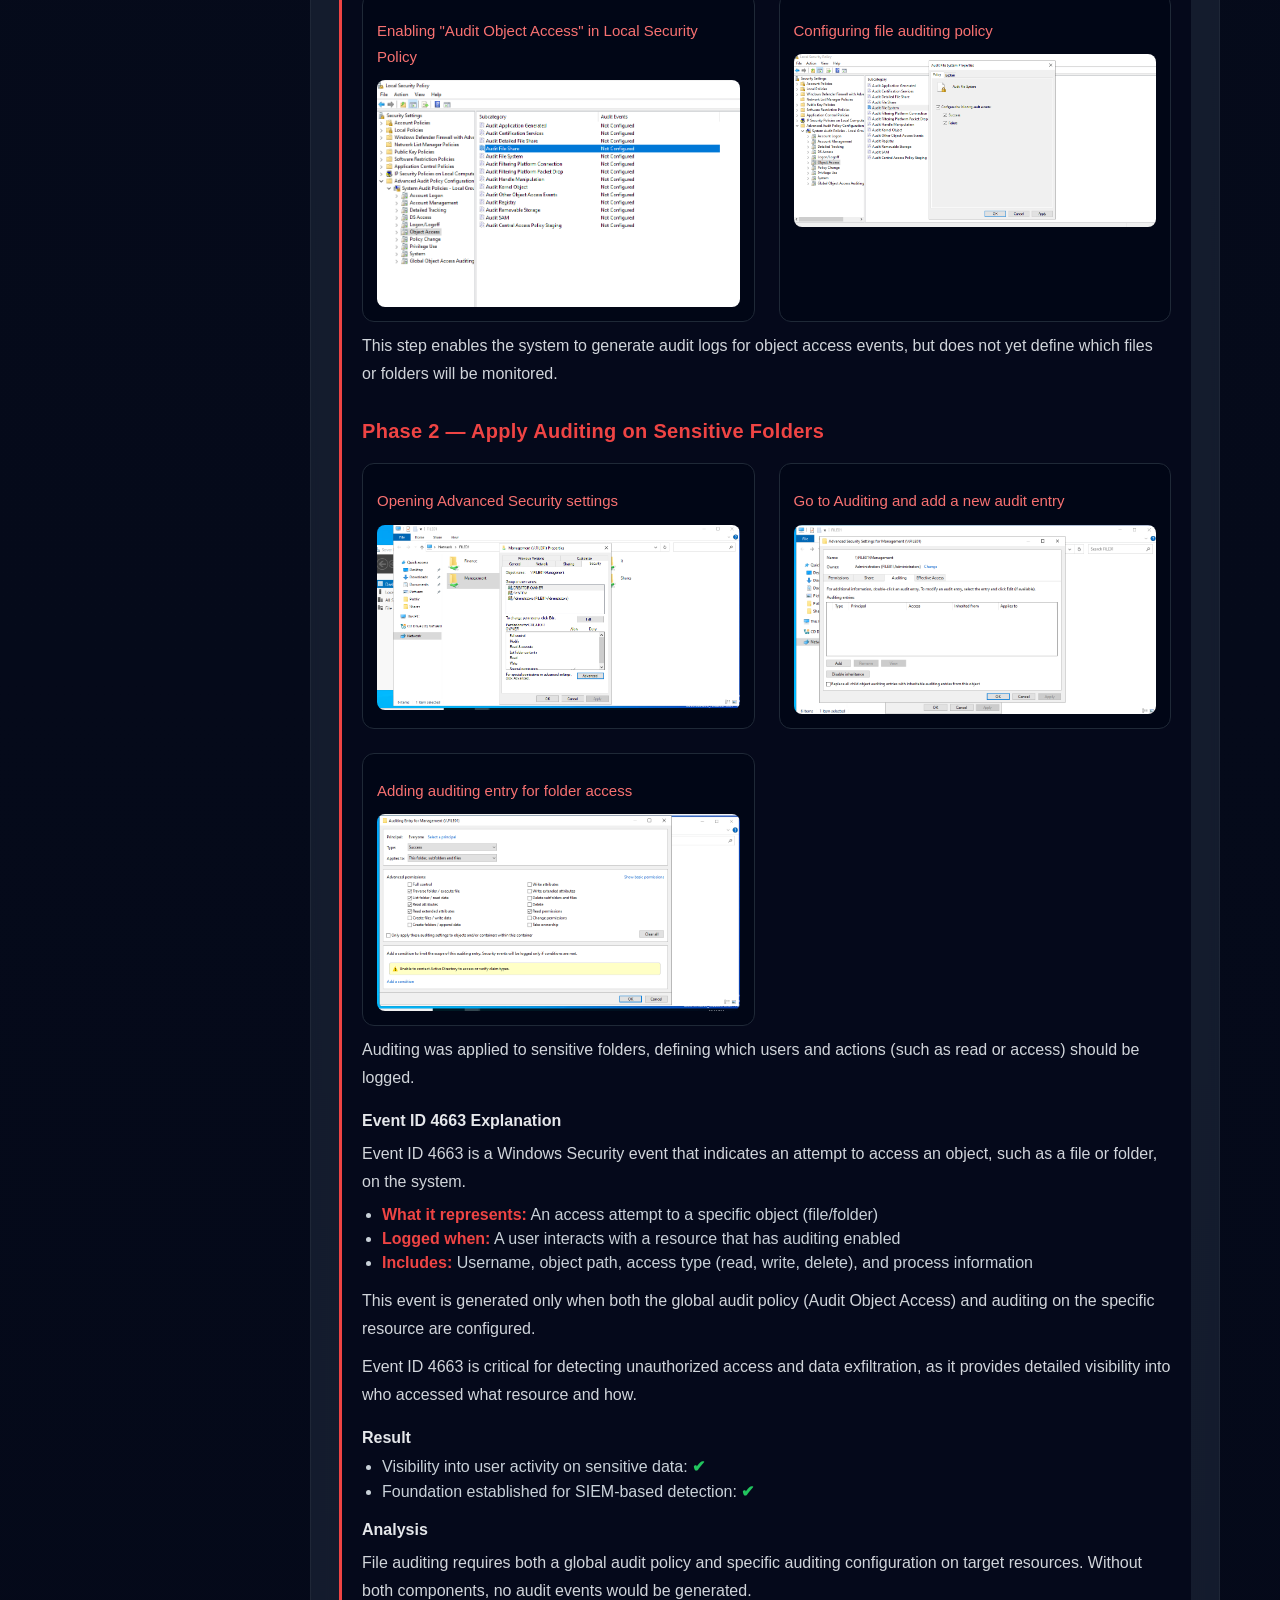
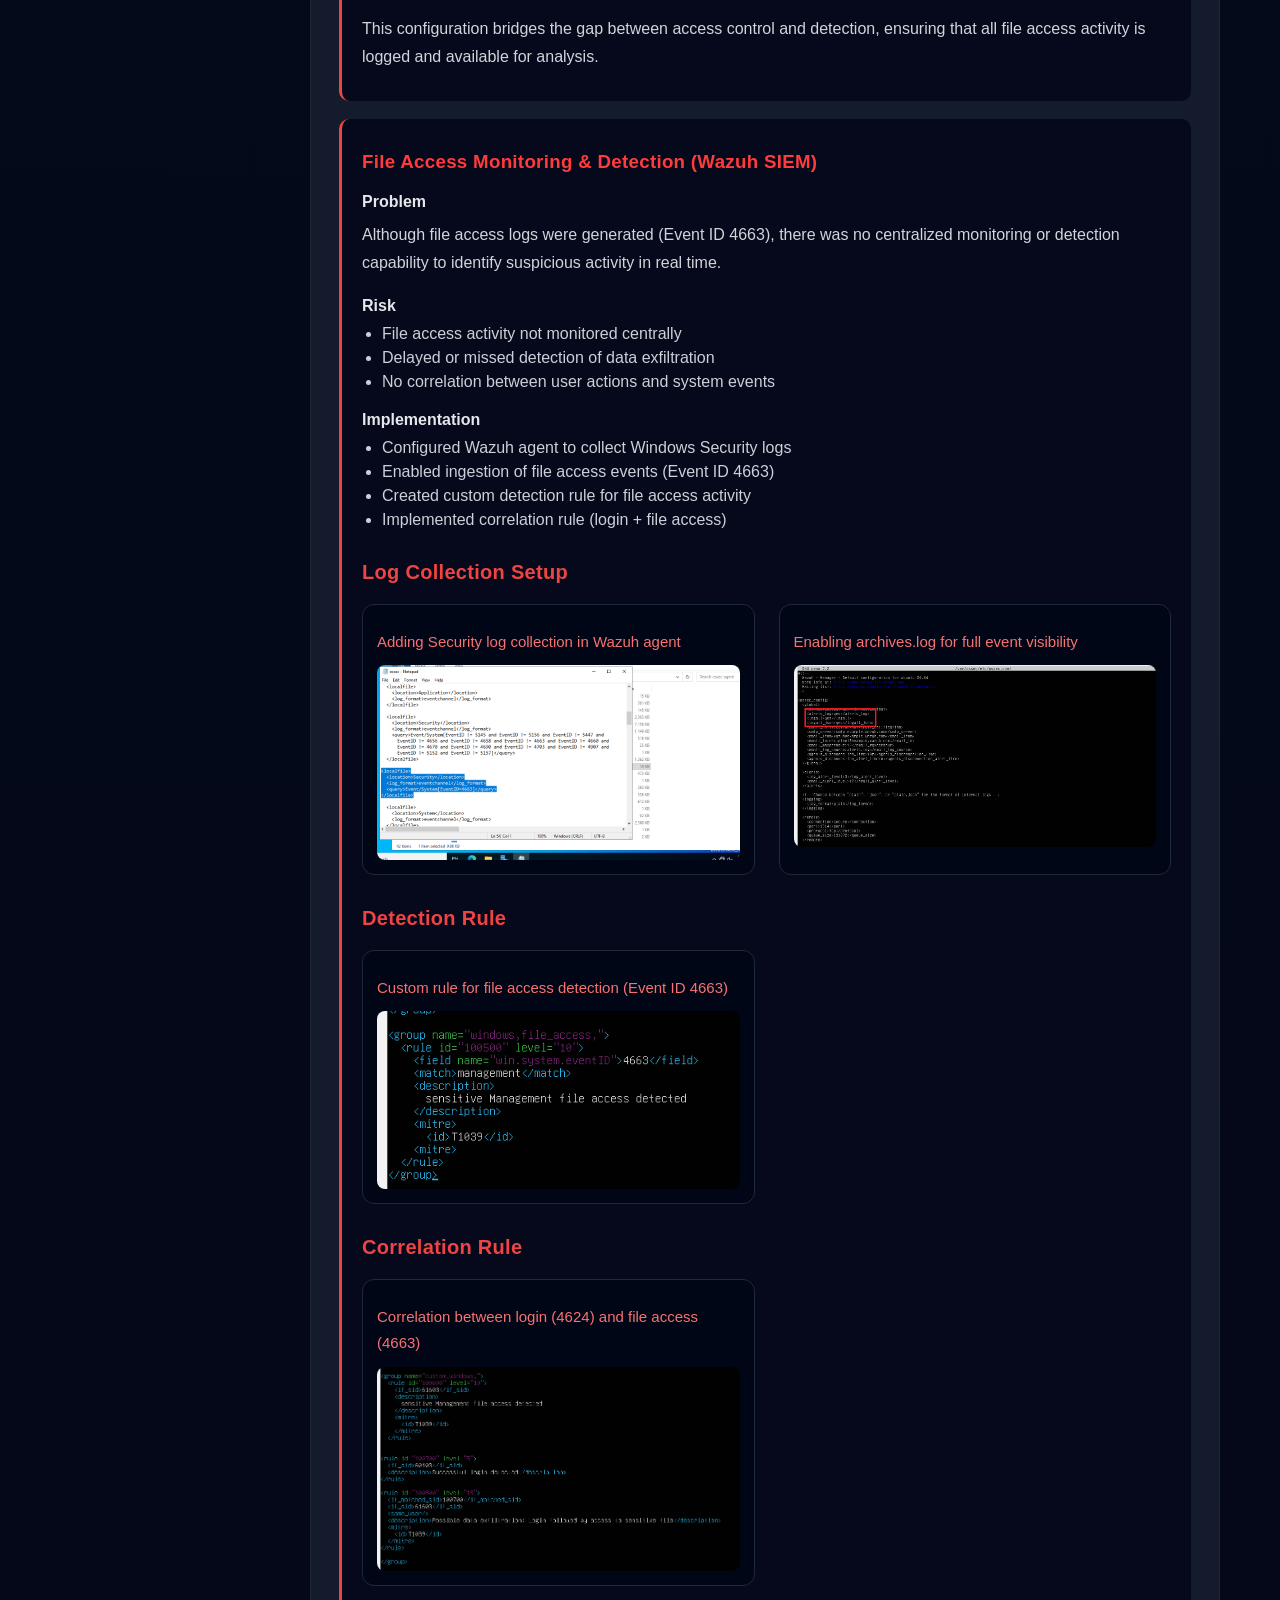
<file: SOC Project/security-hardening.html>
<!DOCTYPE html>
<html lang="en">
<head>
    <meta charset="UTF-8">
    <title>Security Hardening</title>
    <link rel="stylesheet" href="security-hardening.css">
    <link rel="stylesheet" href="animations.css">
</head>

<body>

<aside class="sidebar">
    <h2>SOC Project</h2>
    <nav>
        <a href="../index.html">🏠 Home</a> 
        <a href="project-overview.html">Project Overview</a>
        <a href="Network-Overview.html">Network Overview</a>
        <a href="infrastracture.html">Infrastructure</a>
        <a href="identity-and-services.html">Identity & Services</a>
        <a href="enterprize-services.html">Enterprise Services</a>
        <a href="security-stack.html">Security Stack</a>
        <a href="attack-and-detection-external.html">Attack & Detection - External attacks</a>
        <a href="attack-and-detection-internal.html">Attack & Detection - Internal attacks</a>
        <a href="security-hardening.html" class="active">Security Hardening</a>
        <a href="Project-Outcomes -and-Capabilities.html">Project Outcomes</a>

    </nav>
</aside>

<main class="main">

    <header>
    <h1>Security Hardening & Defensive Transformation</h1>
    </header>

    <section class="card">
        <h2>Security Assessment Summary</h2>



            <p>
            The attack simulation demonstrated a full compromise of the lab environment,
            progressing from initial access to data exfiltration due to multiple security weaknesses
            across authentication, access control, and monitoring layers.
            </p>

            <h3>Key Security Gaps Identified</h3>
            <ul>
                <li>No account lockout or protection against brute-force attacks</li>
                <li>Weak password policies enabling credential compromise</li>
                <li>Overly permissive access to sensitive file shares</li>
                <li>No monitoring of file access or data exfiltration</li>
                <li>Lack of correlation between authentication and user activity</li>
                <li>No active prevention mechanisms (rate limiting / blocking)</li>
            </ul>

            <h3>Impact</h3>
            <ul>
                <li>Unauthorized access to internal systems</li>
                <li>Lateral movement across the network</li>
                <li>Exposure and exfiltration of sensitive data</li>
            </ul>

            <p><strong>Conclusion:</strong><br>
            The environment lacked layered security controls, allowing attackers to move freely
            within the network without being blocked or fully detected.
            </p>

            <p>
            The following sections focus on implementing security controls to eliminate these weaknesses,
            improve detection visibility, and introduce prevention mechanisms.
            </p>
    </section>

    <section class="card">
        <h2>1. Identity & Authentication Hardening</h2>

        <!-- OVERVIEW -->
        <div class="step">
            <h3>Overview</h3>

            <p>
            During the attack phase, weak authentication controls allowed successful brute-force attacks
            and unauthorized access to critical systems.
            </p>

            <p>
            This phase focuses on strengthening authentication mechanisms to prevent unauthorized access
            and reduce the risk of credential compromise.
            </p>
        </div>

        <!-- PASSWORD POLICY -->
        <div class="step">
            <h3>Password Policy Enforcement</h3>

            <h4>Problem</h4>
            <p>
            Weak and predictable passwords allowed attackers to successfully authenticate
            using brute-force techniques.
            </p>

            <h4>Risk</h4>
            <ul>
                <li>Unauthorized access to domain accounts</li>
                <li>Increased likelihood of credential compromise</li>
            </ul>

            <h4>Implementation</h4>
            <ul>
                <li>Configured domain password policy via Group Policy Management</li>
                <li>Enabled password complexity requirements</li>
                <li>Defined minimum password length</li>
                <li>Configured password history and expiration</li>
            </ul>

            <h3 class="image-title">Configuration Steps</h4>

            <div class="image-div">

                <div class="image-card">
                    <p class="image-title">Open Group Policy Management</p>
                    <img src="images/security hardening/identity-authentication/password policy/open group policy management.png">
                </div>

                <div class="image-card">
                    <p class="image-title">Edit Default Domain Policy</p>
                    <img src="images/security hardening/identity-authentication/password policy/edit default domain policy.png">
                </div>

                <div class="image-card">
                    <p class="image-title">Navigate to Password Policy Settings</p>
                    <img src="images/security hardening/identity-authentication/password policy/go to password policy.png">
                </div>

                <div class="image-card">
                    <p class="image-title">Configure Minimum Password Length</p>
                    <img src="images/security hardening/identity-authentication/password policy/configure minimum length.png">
                </div>

                <div class="image-card">
                    <p class="image-title">Enable Password Complexity</p>
                    <img src="images/security hardening/identity-authentication/password policy/password complexity enabled.png">
                </div>

                <div class="image-card">
                    <p class="image-title">Configure Maximum Password Age</p>
                    <img src="images/security hardening/identity-authentication/password policy/max password age.png">
                </div>

                <div class="image-card">
                    <p class="image-title">Configure Password History</p>
                    <img src="images/security hardening/identity-authentication/password policy/password history.png">
                </div>
            </div>

            <h4>Result</h4>
            <ul>
                <li>Weak passwords eliminated: <span class="success">✔</span></li>
                <li>Improved resistance to brute-force attacks: <span class="success">✔</span></li>
            </ul>
            <p>
            Strong password policies significantly increase the effort required for attackers
            to compromise credentials, reducing the likelihood of successful brute-force attacks.
            </p>
        </div>

        <!-- LOCKOUT POLICY -->
        <div class="step">
            <h3>Account Lockout Policy</h3>

            <h4>Problem</h4>
            <p>
            Unlimited login attempts allowed brute-force attacks to continue until valid credentials were found.
            This enabled attackers to repeatedly attempt authentication without restriction.
            </p>

            <h4>Risk</h4>
            <ul>
                <li>High risk of account compromise</li>
                <li>No protection against automated brute-force attacks</li>
                <li>Attackers can continuously attempt authentication until success</li>
            </ul>

            <h4>Implementation</h4>
            <ul>
                <li>Configured account lockout threshold (failed login attempts limit)</li>
                <li>Defined account lockout duration</li>
                <li>Configured reset counter timing</li>
                <li>Applied settings via Group Policy (Domain level)</li>
            </ul>

            <h3 class="image-title">Configuration Steps</h4>

            <div class="image-div">

                <div class="image-card">
                    <p class="image-title">Navigate to Account Lockout Policy Settings</p>
                    <img src="images/security hardening/identity-authentication/lockout policy/go to lockout policy.png">
                </div>

                <div class="image-card">
                    <p class="image-title">Configure Lockout Threshold</p>
                    <img src="images/security hardening/identity-authentication/lockout policy/lockout threshold.png">
                </div>

                <div class="image-card">
                    <p class="image-title">Configure Lockout Duration</p>
                    <img src="images/security hardening/identity-authentication/lockout policy/lockout duration.png">
                </div>

                <div class="image-card">
                    <p class="image-title">Configure Reset Counter</p>
                    <img src="images/security hardening/identity-authentication/lockout policy/reset counter.png">
                </div>

                <div class="image-card">
                    <p class="image-title">Activate Account Lockout Policy</p>
                    <img src="images/security hardening/identity-authentication/lockout policy/activate policy.png">
                </div>
            </div>

            <h4>Result</h4>
            <ul>
                <li>Brute-force attempts limited: <span class="success">✔</span></li>
                <li>Unauthorized login attempts blocked after threshold: <span class="success">✔</span></li>
            </ul>
        </div>

        <!-- USER HARDENING -->
        <div class="step">
            <h3>User Account Hardening</h3>

            <h4>Problem</h4>
            <p>
            User accounts were configured with insecure settings, including passwords set to never expire,
            increasing the risk of long-term credential exposure.
            </p>

            <h4>Risk</h4>
            <ul>
                <li>Long-term use of compromised credentials</li>
                <li>No forced password rotation</li>
                <li>Increased likelihood of credential reuse</li>
            </ul>

            <h4>Implementation</h4>
            <ul>
                <li>Reviewed user account configurations</li>
                <li>Removed "Password never expires" setting</li>
                <li>Enabled secure password policies</li>
                <li>Executed script to enforce configuration across users</li>
            </ul>

            <h3 class="image-title">Configuration Steps</h4>

            <div class="image-div">

                <div class="image-card">
                    <p class="image-title">User account with insecure setting (Password never expires)</p>
                    <img src="images/security hardening/identity-authentication/user-hardening/user properties - password never expires.png">
                </div>

                <div class="image-card">
                    <p class="image-title">Executing script to enforce secure configuration on all users</p>
                    <img src="images/security hardening/identity-authentication/user-hardening/running scrpit for users.png">
                </div>

                <div class="image-card">
                    <p class="image-title">User account after hardening (secure configuration applied)</p>
                    <img src="images/security hardening/identity-authentication/user-hardening/user properties - fixed.png">
                </div>
            </div>

            <h4>Result</h4>
            <ul>
                <li>Insecure account settings removed: <span class="success">✔</span></li>
                <li>Password expiration enforced: <span class="success">✔</span></li>
                <li>Improved credential lifecycle management: <span class="success">✔</span></li>
            </ul>
        </div>

        <div class="step">
            <h3>Validation</h3>

            <h4>Objective</h4>
            <p>
            To verify that the implemented authentication controls effectively enforce
            strong password policies and prevent brute-force attacks.
            </p>

            <h4>Test Scenarios</h4>
            <ul>
                <li>Attempt to set weak passwords</li>
                <li>Force password change for users</li>
                <li>Trigger account lockout through failed login attempts</li>
            </ul>

            <h3 class="image-title">Validation Steps</h4>

            <div class="image-div">

                <div class="image-card">
                    <p class="image-title">User attempts to log in with the old password</p>
                    <img src="images/security hardening/identity-authentication/test/inputing lod password.png">
                </div>

                <div class="image-card">
                    <p class="image-title">User forced to change password</p>
                    <img src="images/security hardening/identity-authentication/test/passwords change.png">
                </div>

                <div class="image-card">
                    <p class="image-title">User attempts to set a weak password</p>
                    <img src="images/security hardening/identity-authentication/test/try putting short password.png">
                </div>

                <div class="image-card">
                    <p class="image-title">Domain policy enforces password requirements</p>
                    <img src="images/security hardening/identity-authentication/test/policy enforce.png">
                </div>

                <div class="image-card">
                    <p class="image-title">Account locked after multiple failed attempts</p>
                    <img src="images/security hardening/identity-authentication/test/user locked.png">
                </div>
            </div>

            <h4>Results</h4>
            <ul>
                <li>Weak passwords rejected: <span class="success">✔</span></li>
                <li>Password policy enforced successfully: <span class="success">✔</span></li>
                <li>User password reset enforced: <span class="success">✔</span></li>
                <li>Account lockout triggered after failed attempts: <span class="success">✔</span></li>
            </ul>

            <h4>Conclusion</h4>
            <p>
            The implemented authentication controls successfully enforced strong password policies
            and prevented brute-force attacks. Weak credentials were rejected, and repeated login attempts
            resulted in account lockout, effectively mitigating unauthorized access.
            </p>
            <p>
            These authentication controls significantly reduced the risk of unauthorized access.
            However, additional network-level protections were required to actively block attacks.
            </p>
        </div>
    </section>

    <section class="card">
        <h2>2. Network Hardening & Intrusion Prevention</h2>

        <!-- OVERVIEW -->
        <div class="step">
            <h3>Overview</h3>

            <p>
            During the attack phase, network-level protections were not enforced,
            allowing brute-force attacks and HTTP flood activity to proceed without restriction.
            </p>

            <p>
            This phase focuses on implementing preventive controls to actively block malicious traffic
            and reduce the attack surface at the network level.
            </p>
        </div>

        <div class="step">
            <h3>SSH Brute Force Protection (Fail2Ban)</h3>

            <h4>Problem</h4>
            <p>
            The SSH service was exposed to unlimited authentication attempts,
            allowing brute-force attacks to succeed.
            </p>

            <h4>Implementation</h4>
            <ul>
                <li>Installed Fail2Ban on the SIEM server</li>
                <li>Enabled and started the Fail2Ban service</li>
                <li>Configured SSH protection (sshd jail)</li>
                <li>Defined ban threshold and duration</li>
            </ul>

            <h3 class="image-title">Configuration Steps</h4>
            <div class="image-div">

                <div class="image-card">
                    <p class="image-title">Installing Fail2Ban</p>
                    <img src="images/security hardening/network-protection/fail2ban (brute force)/install fail2ban ob siem 1.png">
                </div>

                <div class="image-card">
                    <p class="image-title">Activating Fail2Ban</p>
                    <img src="images/security hardening/network-protection/fail2ban (brute force)/activate fail2ban.png">
                </div>

                <div class="image-card">
                    <p class="image-title">Opening Fail2Ban configuration</p>
                    <img src="images/security hardening/network-protection/fail2ban (brute force)/open fail2ban conf file.png">
                </div>

                <div class="image-card">
                    <p class="image-title">Configuring SSH protection</p>
                    <img src="images/security hardening/network-protection/fail2ban (brute force)/fail2ban conf.png">
                </div>
            </div>

            <h4>Configuration Explanation</h4>
            <ul>
                <li><strong>bantime:</strong> Defines how long an IP address is banned after exceeding the threshold. 
                A longer ban time increases protection but may affect legitimate users.</li>

                <li><strong>findtime:</strong> The time window (in seconds) in which failed login attempts are counted. 
                Helps define how quickly repeated attempts are considered malicious.</li>

                <li><strong>maxretry:</strong> The number of failed login attempts allowed before triggering a ban. 
                Lower values provide stronger protection against brute-force attacks.</li>

                <li><strong>sshd jail:</strong> Specifies that Fail2Ban monitors SSH authentication logs 
                and applies the configured rules to SSH login attempts.</li>

                <li><strong>logpath:</strong> Defines the log file Fail2Ban monitors (e.g., auth.log), 
                which contains SSH authentication events.</li>
            </ul>

            <h4>Result</h4>
            <ul>
                <li>Brute-force protection enabled: <span class="success">✔</span></li>
                <li>Attacker IPs automatically banned: <span class="success">✔</span></li>
            </ul>
            <p>
            This control reduces the attack surface by limiting repeated authentication attempts,
            forcing attackers to change tactics or abandon the attack.
            </p>
        </div>

        <div class="step">
            <h3>HTTP Flood Mitigation (iptables)</h3>

            <h4>Problem</h4>
            <p>
            The web server was vulnerable to HTTP flood attacks,
            allowing high volumes of requests without any rate limiting or blocking.
            </p>

            <h4>Implementation</h4>
            <ul>
                <li>Implemented iptables rules for rate limiting</li>
                <li>Configured connection thresholds per IP</li>
                <li>Blocked excessive HTTP requests</li>
            </ul>

            <h3 class="image-title">Configuration Steps</h4>
            <div class="image-div">

                <div class="image-card">
                    <p class="image-title">iptables rule for HTTP flood protection</p>
                    <img src="images/security hardening/network-protection/http flood IPS/iptables rule.png">
                </div>

                <div class="image-card">
                    <p class="image-title">Show rule in iptables</p>
                    <img src="images/security hardening/network-protection/http flood IPS/iptables show.png">
                </div>
            </div>

            <h4>Configuration Explanation</h4>
            <ul>
                <li><strong>-A INPUT:</strong> Appends the rule to the INPUT chain, 
                meaning it applies to incoming traffic to the server.</li>

                <li><strong>-p tcp --dport 80:</strong> Targets TCP traffic on port 80 (HTTP), 
                focusing protection on the web server.</li>

                <li><strong>-m connlimit:</strong> Uses the connection limit module 
                to restrict the number of simultaneous connections per IP address.</li>

                <li><strong>--connlimit-above:</strong> Defines the threshold for allowed connections. 
                Connections exceeding this limit are considered suspicious.</li>

                <li><strong>-j DROP:</strong> Drops packets that exceed the defined threshold, 
                effectively blocking excessive requests from the attacker.</li>
            </ul>
            <p>
            This rule enforces rate limiting at the network level, preventing a single source 
            from overwhelming the server with excessive HTTP requests.
            </p>

            <h4>Result</h4>
            <ul>
                <li>HTTP flood activity limited: <span class="success">✔</span></li>
                <li>Excessive requests blocked: <span class="success">✔</span></li>
            </ul>
            <p>
            Rate limiting prevents a single source from overwhelming the system,
            mitigating denial-of-service conditions.
            </p>
        </div>

        <div class="step">
            <h3>Validation</h3>

            <h4>Objective</h4>
            <p>
            To verify that network-level protections successfully detect and block malicious activity.
            </p>

            <h4>Test Scenarios</h4>
            <ul>
                <li>Executed SSH brute-force attack (Hydra)</li>
                <li>Executed HTTP flood attack (Apache Benchmark)</li>
            </ul>

            <h3 class="image-title">Validation Evidence</h4>
            <div class="image-div">

                <div class="image-card">
                    <p class="image-title">Brute-force attack blocked (Fail2Ban)</p>
                    <img src="images/security hardening/network-protection/fail2ban (brute force)/kali attack fail.png">
                </div>

                <div class="image-card">
                    <p class="image-title">Fail2Ban banning attacker IP</p>
                    <img src="images/security hardening/network-protection/fail2ban (brute force)/check fail2ban after attack.png">
                </div>

                <div class="image-card">
                    <p class="image-title">HTTP flood mitigation in action</p>
                    <img src="images/security hardening/network-protection/http flood IPS/show attack fail.png">
                </div>

            </div>

            <h4>Results</h4>
            <ul>
                <li>Brute-force attack blocked: <span class="success">✔</span></li>
                <li>Attacker IP banned automatically: <span class="success">✔</span></li>
                <li>HTTP flood mitigated: <span class="success">✔</span></li>
            </ul>

            <h4>Conclusion</h4>
            <p>
            Network protection mechanisms successfully transformed the environment from detection-only
            to active prevention, blocking malicious traffic and reducing attack impact.
            </p>
            <p>
            While network protections reduced external attack success,
            internal access control and monitoring were still required
            to control and detect data access within the network.
            </p>
        </div>
    </section>

    <section class="card">
        <h2>3. Access Control & Visibility</h2>

        <!-- OVERVIEW -->
        <div class="step">
            <h3>Overview</h3>

            <p>
            During the attack phase, sensitive data was accessed due to overly permissive permissions
            and lack of monitoring on file activity.
            </p>

            <p>
            This phase focuses on enforcing strict access control and improving visibility
            into file activity across the environment.
            </p>

            <p>
            Security controls were implemented to restrict access based on least privilege principles,
            while auditing and monitoring mechanisms were introduced to detect unauthorized data access.
            </p>

            <p>
            Security controls without visibility are ineffective — therefore,
            both access restriction and activity monitoring were implemented together.
            </p>
        </div>

        <!-- FILE SERVER HARDENING -->
        <div class="step">
            <h3>File Server Hardening (Permissions)</h3>

            <h4>Problem</h4>
            <p>
            Sensitive folders were accessible to a broad group of users due to overly permissive
            access control settings, including the presence of the "Users" group.
            </p>

            <h4>Risk</h4>
            <ul>
                <li>Unauthorized access to sensitive data</li>
                <li>Increased risk of data exposure and exfiltration</li>
                <li>Lack of proper access control enforcement</li>
            </ul>

            <h4>Implementation</h4>
            <ul>
                <li>Removed the "Users" group from sensitive folders</li>
                <li>Restricted access based on specific roles</li>
                <li>Applied least privilege access model</li>
            </ul>

            <h3 class="image-title">Configuration</h4>
            <div class="image-div">

                <div class="image-card">
                    <p class="image-title">Removing "Users" group from sensitive folder</p>
                    <img src="images/security hardening/Access Control & Visibility/file server hardening/remove users.png">
                </div>

            </div>

            <h4>Result</h4>
            <ul>
                <li>Unauthorized access removed: <span class="success">✔</span></li>
                <li>Access restricted based on roles: <span class="success">✔</span></li>
                <li>Least privilege successfully enforced: <span class="success">✔</span></li>
            </ul>

            <h4>Analysis</h4>
            <p>
            By removing unnecessary permissions and enforcing least privilege,
            access to sensitive data was significantly reduced, limiting the potential
            impact of compromised accounts.
            </p>
        </div>

        <div class="step">
            <h3>File Auditing Configuration</h3>

            <h4>Problem</h4>
            <p>
            File access activity was not monitored, allowing sensitive data to be accessed
            without generating logs or visibility.
            </p>

            <h4>Risk</h4>
            <ul>
                <li>No visibility into file access behavior</li>
                <li>Data exfiltration without detection</li>
                <li>Inability to investigate suspicious activity</li>
            </ul>

            <h4>Implementation</h4>
            <p>
            File auditing was implemented in two stages: enabling global audit policy
            and applying auditing on specific sensitive folders.
            </p>

            <!-- ===================== -->
            <!-- PHASE 1: POLICY -->
            <!-- ===================== -->

            <h3 class="image-title">Phase 1 — Enable Audit Policy</h4>

            <div class="image-div">

                <div class="image-card">
                    <p class="image-title">Enabling "Audit Object Access" in Local Security Policy</p>
                    <img src="images/security hardening/Access Control & Visibility/File Auditing Configuration/local security policy.png">
                </div>

                <div class="image-card">
                    <p class="image-title">Configuring file auditing policy</p>
                    <img src="images/security hardening/Access Control & Visibility/File Auditing Configuration/file auditing.png">
                </div>

            </div>

            <p>
            This step enables the system to generate audit logs for object access events,
            but does not yet define which files or folders will be monitored.
            </p>

            <!-- ===================== -->
            <!-- PHASE 2: FOLDERS -->
            <!-- ===================== -->

            <h3 class="image-title">Phase 2 — Apply Auditing on Sensitive Folders</h4>

            <div class="image-div">

                <div class="image-card">
                    <p class="image-title">Opening Advanced Security settings</p>
                    <img src="images/security hardening/Access Control & Visibility/File Auditing Configuration/auditing on folders/open security on folders.png">
                </div>

                <div class="image-card">
                    <p class="image-title">Go to Auditing and add a new audit entry</p>
                    <img src="images/security hardening/Access Control & Visibility/File Auditing Configuration/auditing on folders/open advanced and auditing.png">
                </div>
                
                <div class="image-card">
                    <p class="image-title">Adding auditing entry for folder access</p>
                    <img src="images/security hardening/Access Control & Visibility/File Auditing Configuration/auditing on folders/add auditing entry.png">
                </div>
            </div>

            <p>
            Auditing was applied to sensitive folders, defining which users and actions
            (such as read or access) should be logged.
            </p>

            <h4>Event ID 4663 Explanation</h4>
            <p>
            Event ID 4663 is a Windows Security event that indicates an attempt to access an object,
            such as a file or folder, on the system.
            </p>

            <ul>
                <li><strong>What it represents:</strong> An access attempt to a specific object (file/folder)</li>
                <li><strong>Logged when:</strong> A user interacts with a resource that has auditing enabled</li>
                <li><strong>Includes:</strong> Username, object path, access type (read, write, delete), and process information</li>
            </ul>

            <p>
            This event is generated only when both the global audit policy (Audit Object Access)
            and auditing on the specific resource are configured.
            </p>

            <p>
            Event ID 4663 is critical for detecting unauthorized access and data exfiltration,
            as it provides detailed visibility into who accessed what resource and how.
            </p>

            <!-- ===================== -->
            <!-- RESULT -->
            <!-- ===================== -->

            <h4>Result</h4>
            <ul>
                <li>Visibility into user activity on sensitive data: <span class="success">✔</span></li>
                <li>Foundation established for SIEM-based detection: <span class="success">✔</span></li>
            </ul>

            <h4>Analysis</h4>
            <p>
            File auditing requires both a global audit policy and specific auditing configuration
            on target resources. Without both components, no audit events would be generated.
            </p>

            <p>
            This configuration bridges the gap between access control and detection,
            ensuring that all file access activity is logged and available for analysis.
            </p>
        </div>

        <div class="step">
            <h3>File Access Monitoring & Detection (Wazuh SIEM)</h3>

            <h4>Problem</h4>
            <p>
            Although file access logs were generated (Event ID 4663), there was no centralized monitoring
            or detection capability to identify suspicious activity in real time.
            </p>

            <h4>Risk</h4>
            <ul>
                <li>File access activity not monitored centrally</li>
                <li>Delayed or missed detection of data exfiltration</li>
                <li>No correlation between user actions and system events</li>
            </ul>

            <h4>Implementation</h4>
            <ul>
                <li>Configured Wazuh agent to collect Windows Security logs</li>
                <li>Enabled ingestion of file access events (Event ID 4663)</li>
                <li>Created custom detection rule for file access activity</li>
                <li>Implemented correlation rule (login + file access)</li>
            </ul>

            <h3 class="image-title">Log Collection Setup</h4>

            <div class="image-div">

                <div class="image-card">
                    <p class="image-title">Adding Security log collection in Wazuh agent</p>
                    <img src="images/security hardening/Access Control & Visibility/File Access Monitoring/add in wazuh agent.png">
                </div>

                <div class="image-card">
                    <p class="image-title">Enabling archives.log for full event visibility</p>
                    <img src="images/security hardening/Access Control & Visibility/File Access Monitoring/activate archives.log.png">
                </div>

            </div>

            <!-- ===================== -->
            <!-- DETECTION RULE -->
            <!-- ===================== -->

            <h3 class="image-title">Detection Rule</h4>

            <div class="image-div">

                <div class="image-card">
                    <p class="image-title">Custom rule for file access detection (Event ID 4663)</p>
                    <img src="images/security hardening/Access Control & Visibility/File Access Monitoring/create file access detection rule.png">
                </div>

            </div>

            <!-- ===================== -->
            <!-- CORRELATION -->
            <!-- ===================== -->

            <h3 class="image-title">Correlation Rule</h4>

            <div class="image-div">

                <div class="image-card">
                    <p class="image-title">Correlation between login (4624) and file access (4663)</p>
                    <img src="images/security hardening/Access Control & Visibility/File Access Monitoring/login and correlation rule.png">
                </div>

            </div>

            <h4>Result</h4>
            <ul>
                <li>Centralized visibility of file access events: <span class="success">✔</span></li>
                <li>Real-time detection of sensitive file activity: <span class="success">✔</span></li>
                <li>Correlation between user login and file access: <span class="success">✔</span></li>
            </ul>

            <h4>Analysis</h4>
            <p>
            Integrating file auditing with Wazuh SIEM enabled real-time monitoring and detection of file access activity.
            Custom rules and correlation logic significantly improved visibility into user behavior,
            allowing detection of potential data exfiltration scenarios.
            </p>

        </div>
        <div class="step">
            <h3>Validation</h3>

            <h4>Objective</h4>
            <p>
            To validate that access controls prevent unauthorized access, file activity is logged,
            and detection rules successfully identify suspicious behavior in the SIEM.
            </p>

            <h4>Test Scenario</h4>
            <ul>
                <li>Attempted unauthorized access to restricted folder</li>
                <li>Simulated data exfiltration by accessing sensitive files</li>
                <li>Verified log generation (Event ID 4663)</li>
                <li>Confirmed SIEM detection and correlation alerts</li>
            </ul>

            <!-- ===================== -->
            <!-- ACCESS CONTROL -->
            <!-- ===================== -->

            <h3 class="image-title">Access Control Validation</h4>

            <div class="image-div">

                <div class="image-card">
                    <p class="image-title">Unauthorized access blocked (test user from IT to Management)</p>
                    <img src="images/security hardening/Access Control & Visibility/validation/trying to access management with test user.png">
                </div>

            </div>

            <!-- ===================== -->
            <!-- ATTACK SIMULATION -->
            <!-- ===================== -->

            <h3 class="image-title">Attack Simulation (Data Exfiltration)</h4>

            <div class="image-div">

                <div class="image-card">
                    <p class="image-title">Accessing and retrieving sensitive file from server</p>
                    <img src="images/security hardening/Access Control & Visibility/validation/get file from server.png">
                </div>

            </div>

            <!-- ===================== -->
            <!-- LOG GENERATION -->
            <!-- ===================== -->

            <h3 class="image-title">Log Generation (Event ID 4663)</h4>

            <div class="image-div">

                <div class="image-card">
                    <p class="image-title">File access event recorded in Windows Security logs</p>
                    <img src="images/security hardening/Access Control & Visibility/validation/log is created.png">
                </div>

            </div>

            <!-- ===================== -->
            <!-- SIEM DETECTION -->
            <!-- ===================== -->

            <h3 class="image-title">SIEM Detection & Alerts</h4>

            <div class="image-div">

                <div class="image-card">
                    <p class="image-title">Raw log data collected in SIEM</p>
                    <img src="images/security hardening/Access Control & Visibility/validation/wazuh log.png">
                </div>

                <div class="image-card">
                    <p class="image-title">File access detection alerts in Wazuh</p>
                    <img src="images/security hardening/Access Control & Visibility/validation/wazuh events.png">
                </div>

                <div class="image-card">
                    <p class="image-title">Correlation alert: login followed by file access (data exfiltration scenario)</p>
                    <img src="images/security hardening/Access Control & Visibility/validation/data exfiltration in wazuh.png">
                </div>
            </div>

            <h4>Results</h4>
            <ul>
                <li>Unauthorized access successfully blocked: <span class="success">✔</span></li>
                <li>File access events generated (Event ID 4663): <span class="success">✔</span></li>
                <li>SIEM detected file access activity: <span class="success">✔</span></li>
                <li>Correlation rule identified potential data exfiltration: <span class="success">✔</span></li>
            </ul>

            <h4>Conclusion</h4>
            <p>
            The validation confirmed that access control mechanisms, auditing, and SIEM detection
            work together to provide end-to-end protection. Unauthorized access is prevented,
            legitimate access is logged, and suspicious behavior is detected and correlated in real time.
            </p>

        </div>
    </section>

    <section class="card">
        <h2>4. Final Security Improvements Summary</h2>

        <div class="step">

            <h3>Overview</h3>

            <p>
            Following the implementation of security hardening controls,
            the environment was significantly improved across authentication,
            network protection, access control, and monitoring capabilities.
            </p>

            <p>
            The system evolved from a vulnerable, detection-limited environment
            into a layered security architecture with active prevention,
            visibility, and real-time detection.
            </p>

        </div>

        <!-- ===================== -->
        <!-- BEFORE VS AFTER -->
        <!-- ===================== -->

        <div class="step">

            <h3>Before vs After Comparison</h3>

            <table class="comparison-table">
                <tr>
                    <th>Security Area</th>
                    <th>Before Hardening</th>
                    <th>After Hardening</th>
                </tr>

                <tr>
                    <td>Authentication</td>
                    <td>Weak passwords, no lockout policy</td>
                    <td>Strong password policy and account lockout enforced</td>
                </tr>

                <tr>
                    <td>Network Protection</td>
                    <td>No protection against brute-force or DoS attacks</td>
                    <td>Fail2Ban blocking brute-force + iptables limiting HTTP flood</td>
                </tr>

                <tr>
                    <td>Access Control</td>
                    <td>Overly permissive access to sensitive shares</td>
                    <td>Least privilege enforced, unauthorized access removed</td>
                </tr>

                <tr>
                    <td>Visibility</td>
                    <td>No logging of file access</td>
                    <td>File auditing enabled (Event ID 4663)</td>
                </tr>

                <tr>
                    <td>Detection</td>
                    <td>No centralized monitoring or alerts</td>
                    <td>Wazuh SIEM detecting file access and correlating events</td>
                </tr>

                <tr>
                    <td>Threat Detection</td>
                    <td>No correlation between events</td>
                    <td>Login detection + File Access correlation detecting data exfiltration</td>
                </tr>
            </table>

        </div>

        <!-- ===================== -->
        <!-- SECURITY IMPROVEMENTS -->
        <!-- ===================== -->

        <div class="step">

            <h3>Key Security Improvements</h3>

            <ul>
                <li>Reduced attack surface by enforcing strong authentication controls</li>
                <li>Introduced active network-level prevention mechanisms</li>
                <li>Eliminated unauthorized access to sensitive data</li>
                <li>Enabled full visibility into file access activity</li>
                <li>Implemented real-time detection using SIEM</li>
                <li>Established correlation-based detection for data exfiltration scenarios</li>
            </ul>

        </div>

        <!-- ===================== -->
        <!-- FINAL ANALYSIS -->
        <!-- ===================== -->

        <div class="step">

            <h3>Final Analysis</h3>

            <p>
            The environment transitioned from a vulnerable and reactive state
            into a layered security model combining prevention, visibility,
            and detection capabilities.
            </p>

            <p>
            Authentication controls reduced the likelihood of initial compromise,
            network protections blocked external attacks,
            and access control mechanisms restricted lateral movement.
            </p>

            <p>
            At the same time, auditing and SIEM integration enabled full visibility
            into user activity, allowing detection and correlation of suspicious behavior,
            including potential data exfiltration.
            </p>

            <p>
            This demonstrates a complete security lifecycle:
            from attack simulation and vulnerability identification,
            to hardening implementation and validated detection.
            </p>
        </div>
    </section>

    <section class="card">
        <h2>Security Lifecycle Completion</h2>

        <div class="step">
            <p>
            This project demonstrates a complete security lifecycle:
            from attack simulation and vulnerability identification,
            through security hardening implementation,
            to validation of detection and prevention capabilities.
            </p>

            <p>
            The environment evolved from a vulnerable state into a monitored,
            controlled, and resilient system capable of detecting and mitigating real-world attack scenarios.
            </p>
        </div>
    </section>

</main>

<!-- MODAL -->
<div id="imageModal" class="modal">
    <span class="close">&times;</span>
    <img class="modal-content" id="modalImg">
</div>

<script src="../script.js"></script>
</body>
</html>
</file>
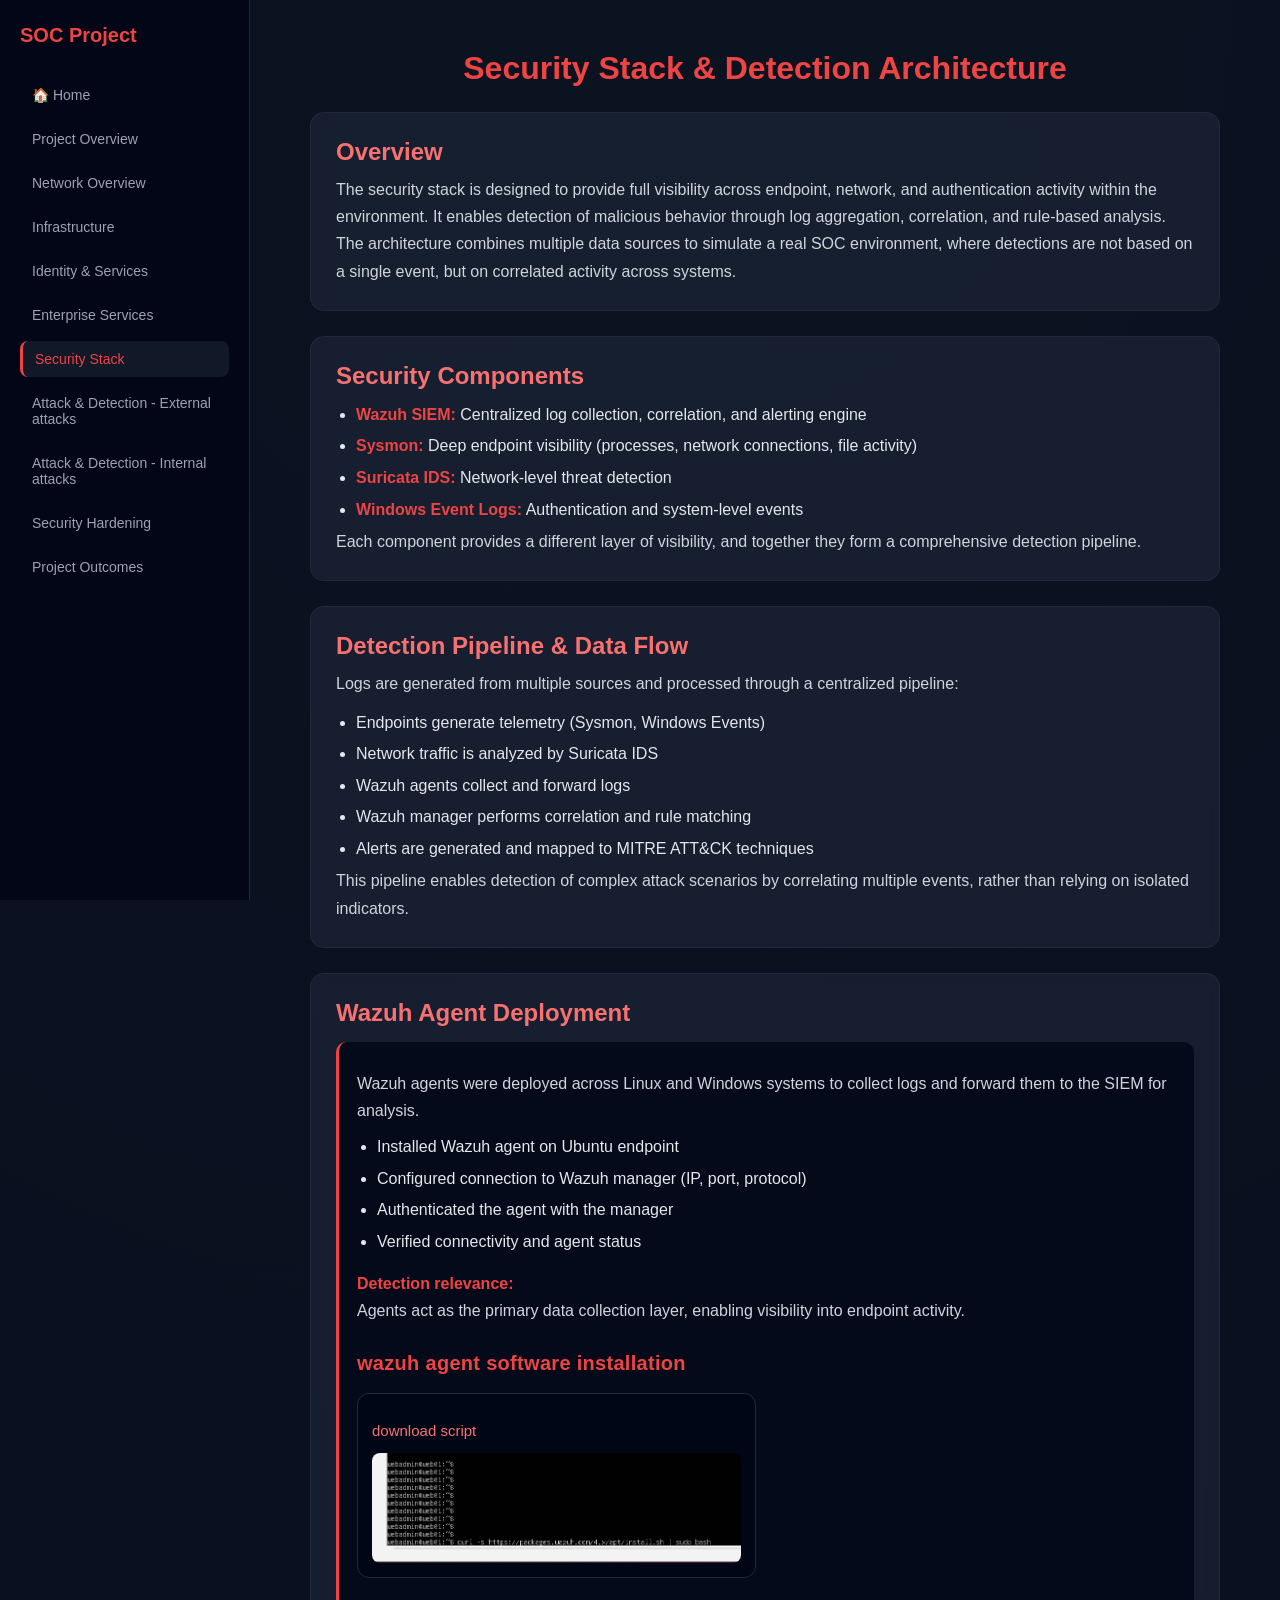
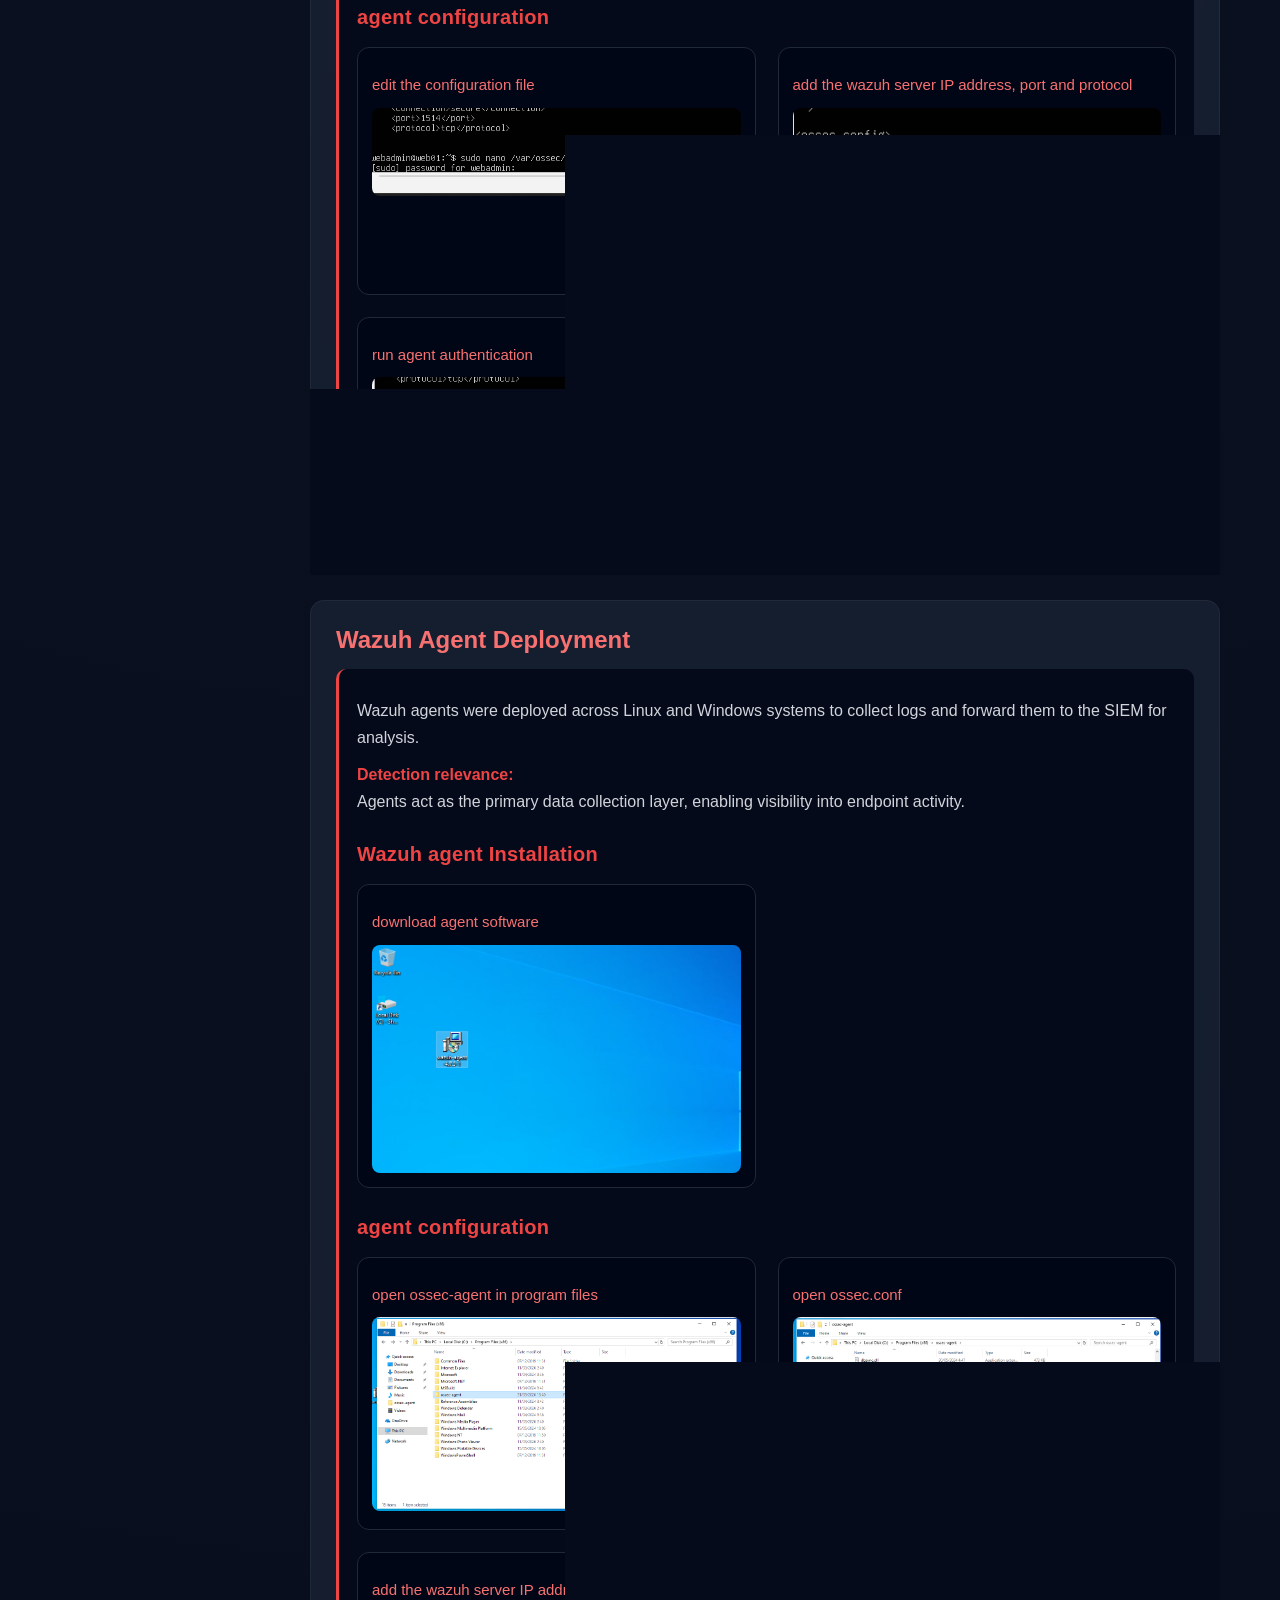
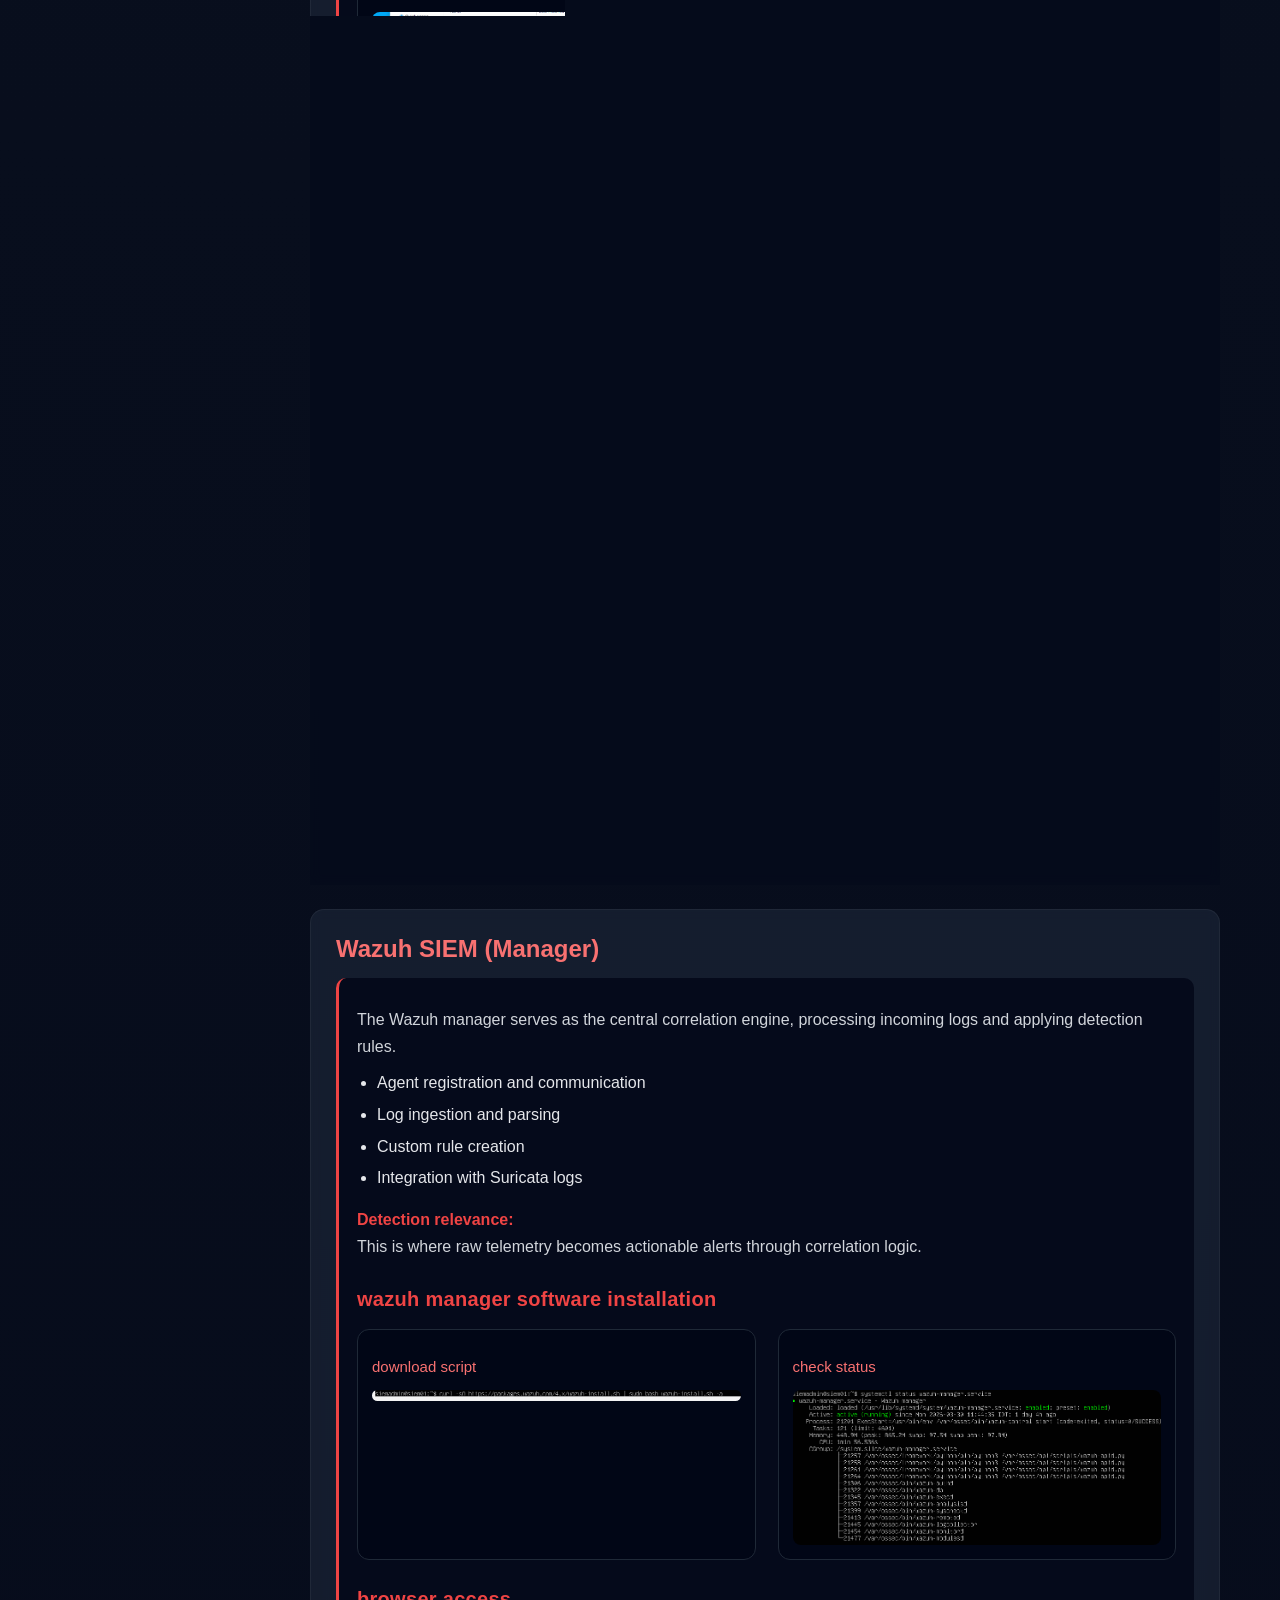
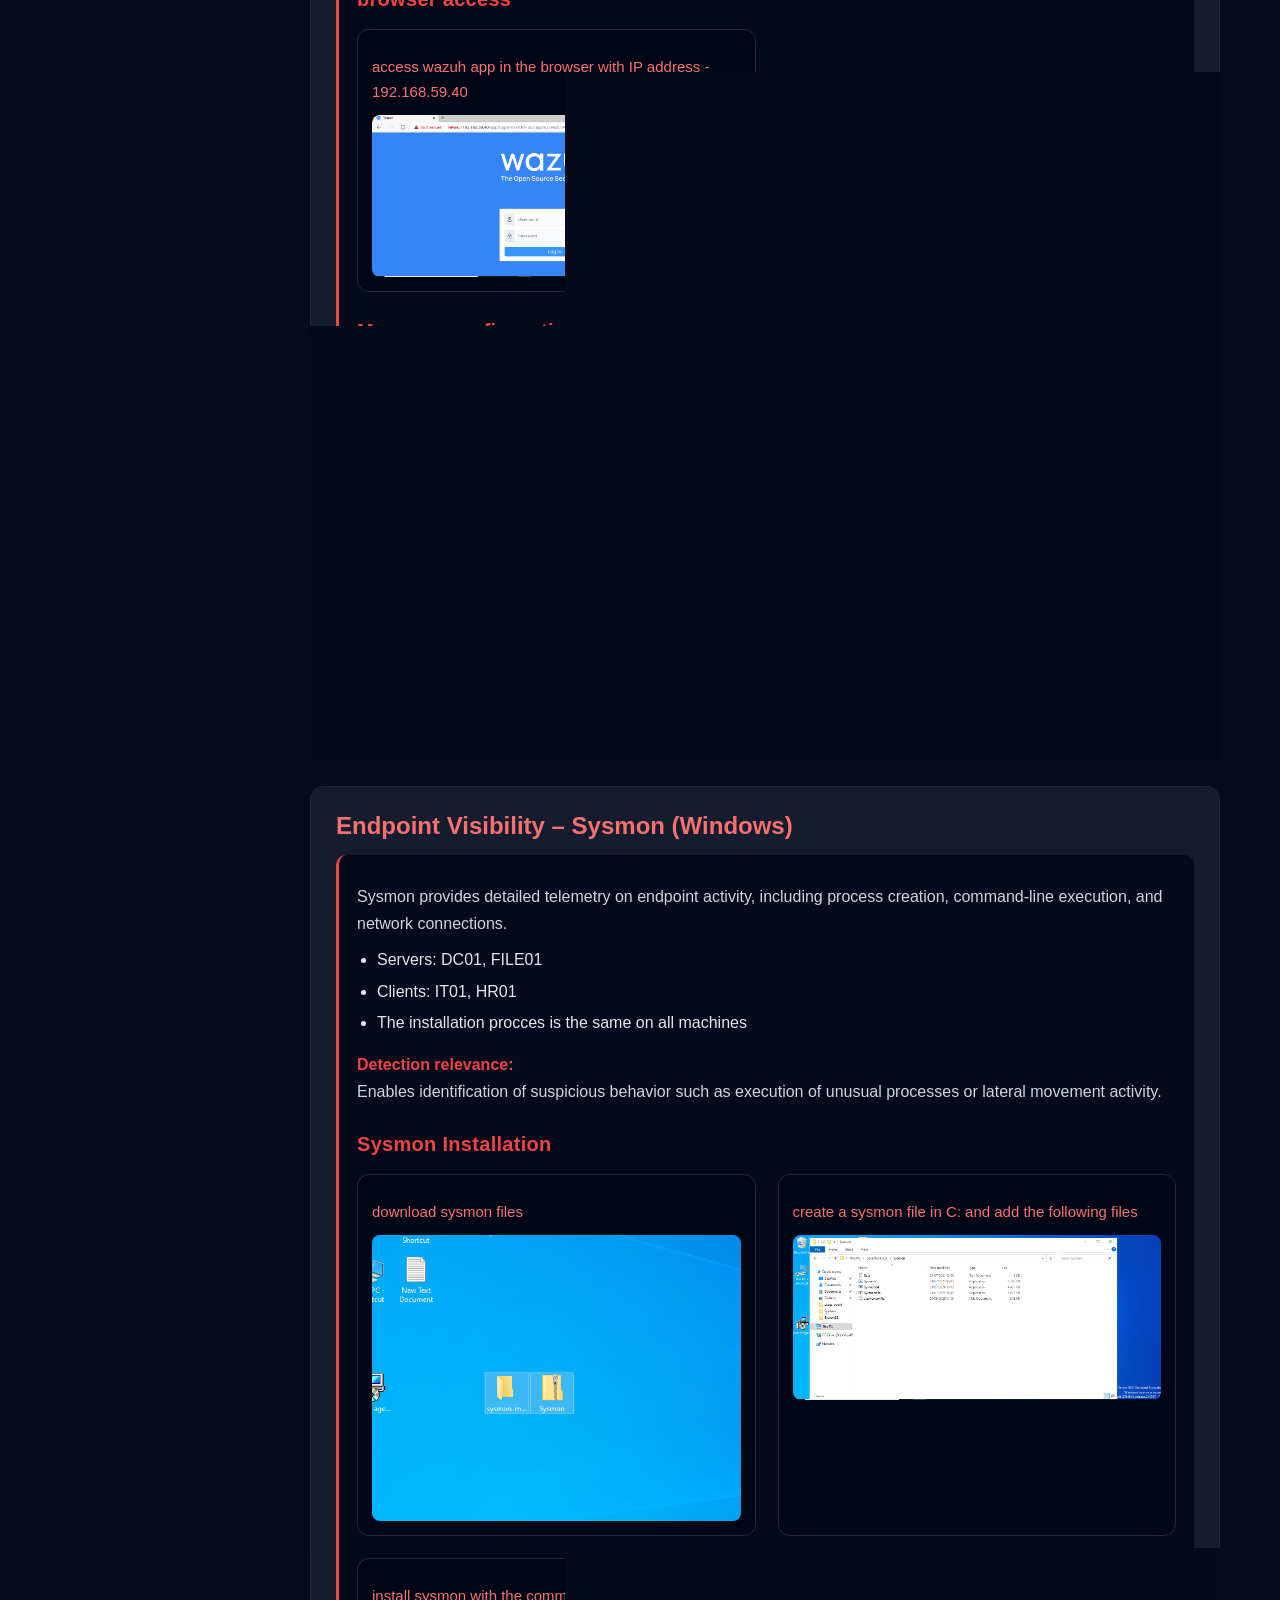
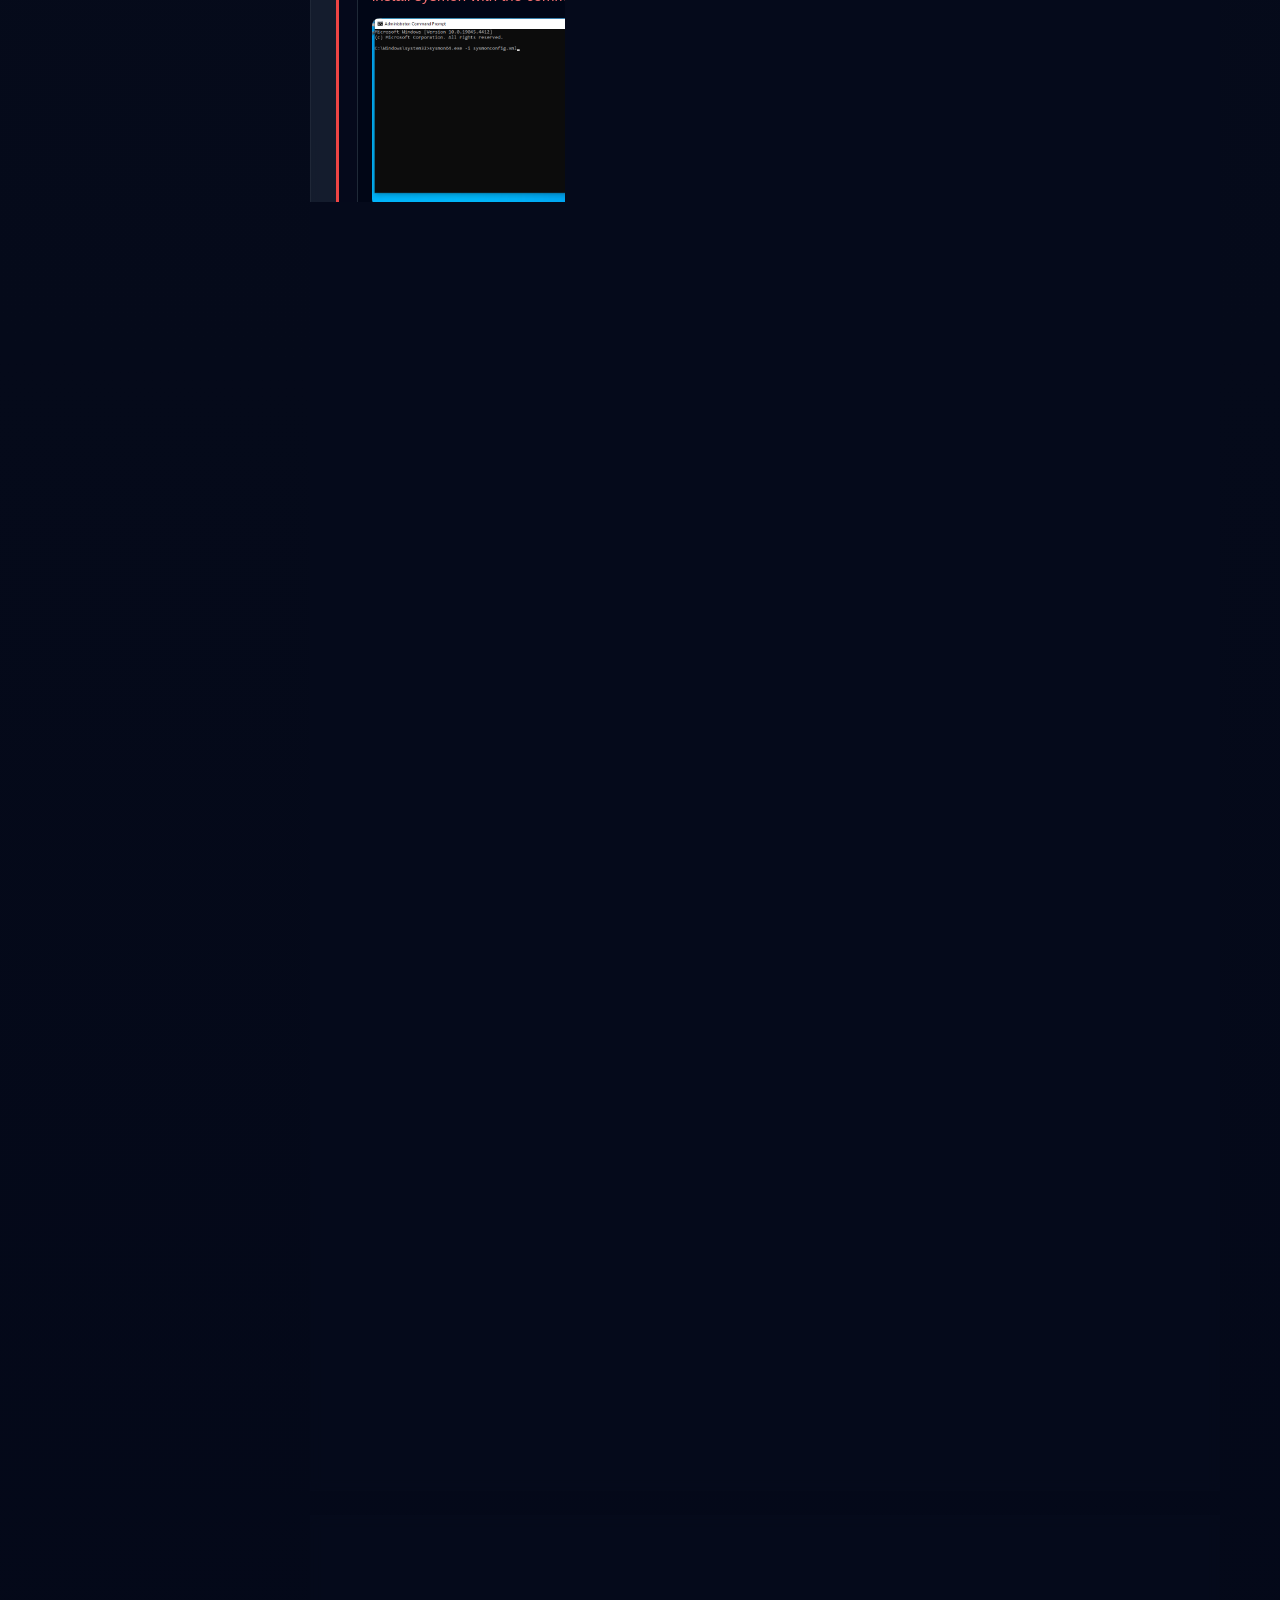
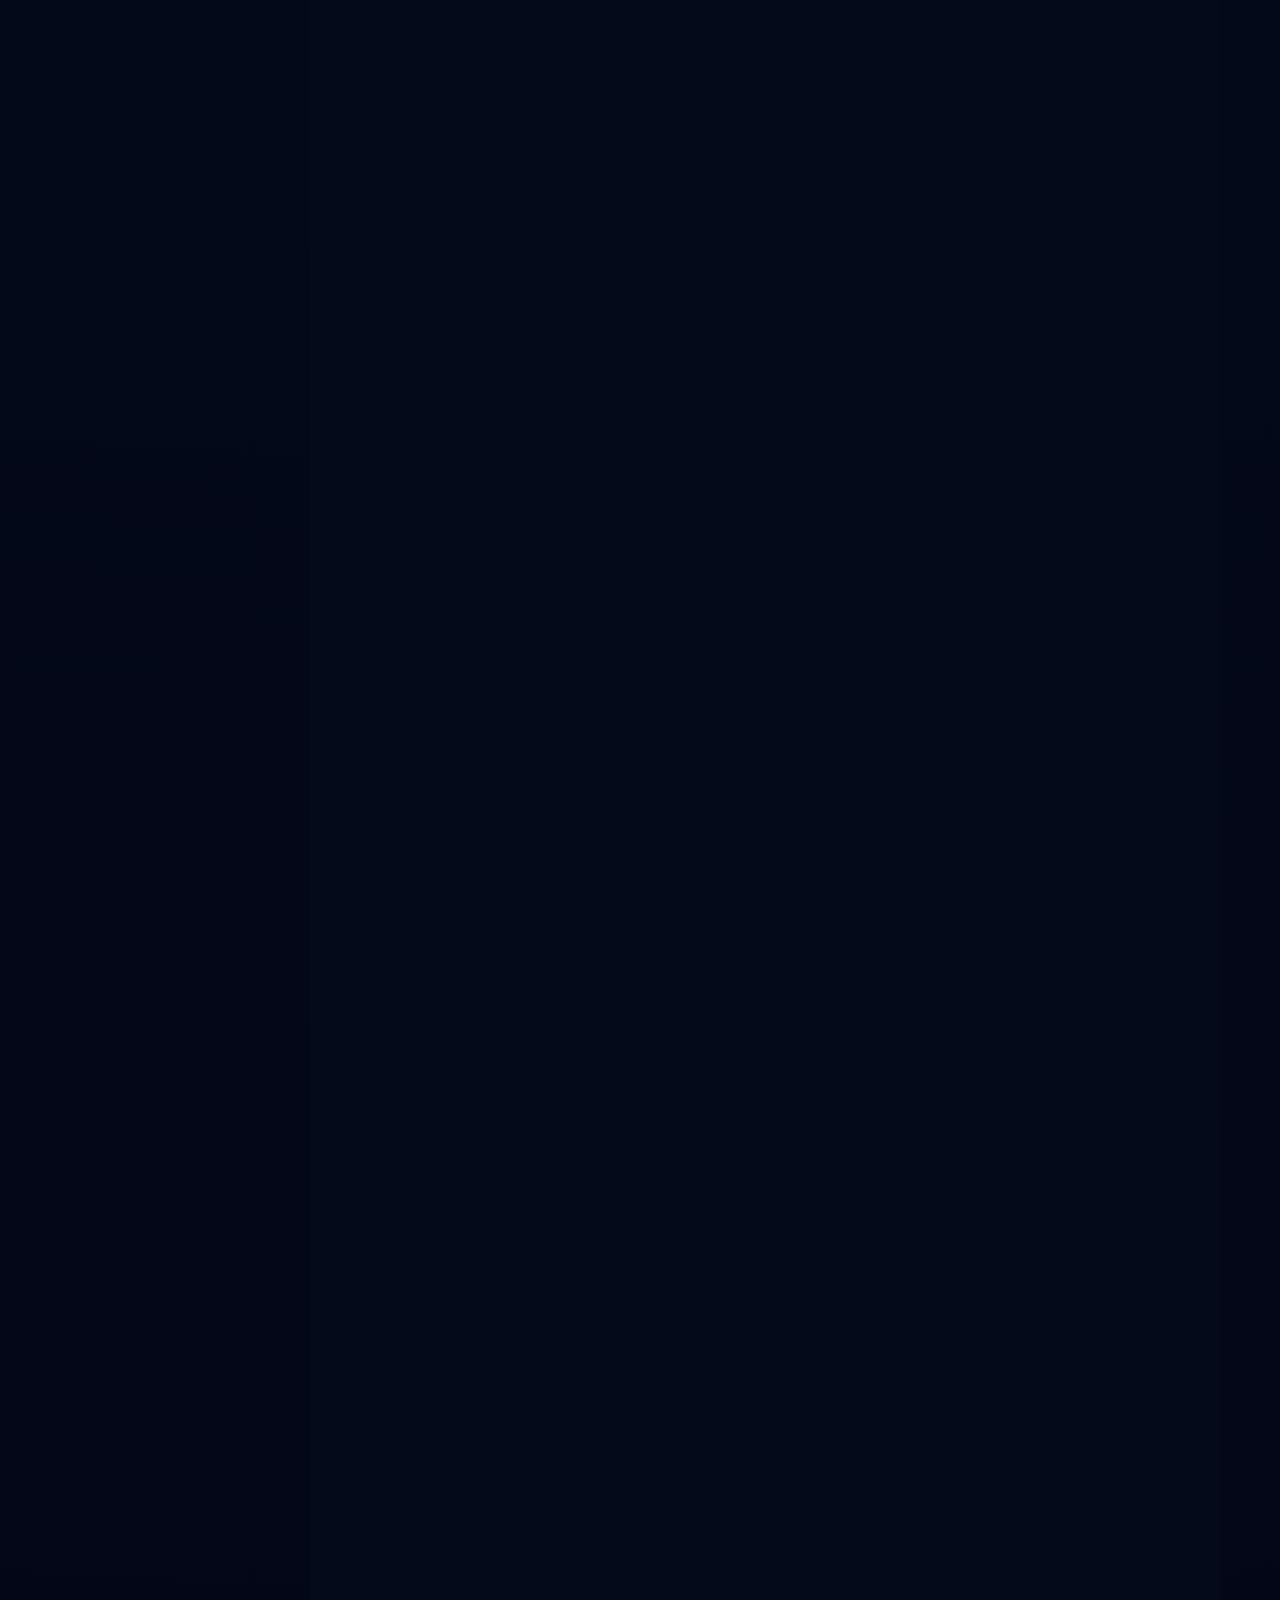
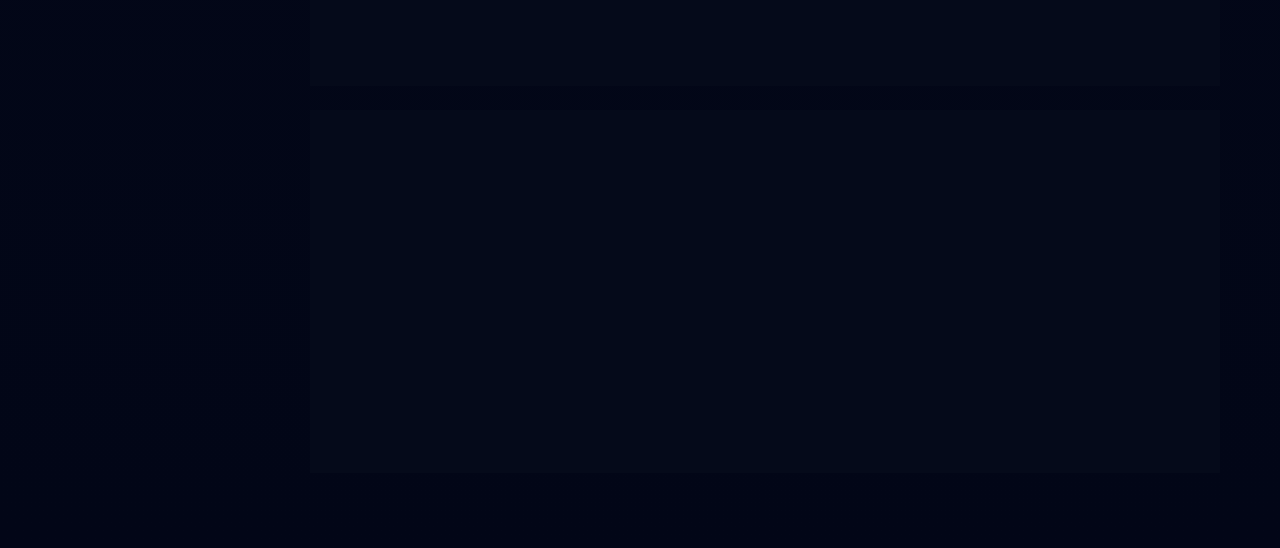
<file: SOC Project/security-stack.html>
<!DOCTYPE html>
<html lang="en">
<head>
    <meta charset="UTF-8">
    <title>Security Stack</title>
    <link rel="stylesheet" href="security-stack.css">
    <link rel="stylesheet" href="animations.css">
</head>

<body>

<aside class="sidebar">
    <h2>SOC Project</h2>
    <nav>
        <a href="../index.html">🏠 Home</a> 
        <a href="project-overview.html">Project Overview</a>
        <a href="Network-Overview.html">Network Overview</a>
        <a href="infrastracture.html">Infrastructure</a>
        <a href="identity-and-services.html">Identity & Services</a>
        <a href="enterprize-services.html">Enterprise Services</a>
        <a href="security-stack.html" class="active">Security Stack</a>
        <a href="attack-and-detection-external.html">Attack & Detection - External attacks</a>
        <a href="attack-and-detection-internal.html">Attack & Detection - Internal attacks</a>
        <a href="security-hardening.html">Security Hardening</a>
        <a href="Project-Outcomes -and-Capabilities.html">Project Outcomes</a>

    </nav>
</aside>

<main class="main">

    <header>
        <h1>Security Stack & Detection Architecture</h1>
    </header>

    <!-- OVERVIEW -->
    <section class="card">
        <h2>Overview</h2>

        <p>
        The security stack is designed to provide full visibility across endpoint, network,
        and authentication activity within the environment. It enables detection of malicious
        behavior through log aggregation, correlation, and rule-based analysis.
        </p>

        <p>
        The architecture combines multiple data sources to simulate a real SOC environment,
        where detections are not based on a single event, but on correlated activity across systems.
        </p>
    </section>

    <!-- COMPONENTS -->
    <section class="card">
        <h2>Security Components</h2>

        <ul>
            <li><strong>Wazuh SIEM:</strong> Centralized log collection, correlation, and alerting engine</li>
            <li><strong>Sysmon:</strong> Deep endpoint visibility (processes, network connections, file activity)</li>
            <li><strong>Suricata IDS:</strong> Network-level threat detection</li>
            <li><strong>Windows Event Logs:</strong> Authentication and system-level events</li>
        </ul>

        <p>
        Each component provides a different layer of visibility, and together they form a
        comprehensive detection pipeline.
        </p>
    </section>

    <!-- DATA FLOW -->
    <section class="card">
        <h2>Detection Pipeline & Data Flow</h2>

        <p>
        Logs are generated from multiple sources and processed through a centralized pipeline:
        </p>

        <ul>
            <li>Endpoints generate telemetry (Sysmon, Windows Events)</li>
            <li>Network traffic is analyzed by Suricata IDS</li>
            <li>Wazuh agents collect and forward logs</li>
            <li>Wazuh manager performs correlation and rule matching</li>
            <li>Alerts are generated and mapped to MITRE ATT&CK techniques</li>
        </ul>

        <p>
        This pipeline enables detection of complex attack scenarios by correlating multiple events,
        rather than relying on isolated indicators.
        </p>
    </section>

    <!-- wazuh agent - linux -->
    <section class="card">

        <h2>Wazuh Agent Deployment</h2>

        <div class="step">
            
            <p>
            Wazuh agents were deployed across Linux and Windows systems to collect logs and
            forward them to the SIEM for analysis.
            </p>

            <ul>
                <li>Installed Wazuh agent on Ubuntu endpoint</li>
                <li>Configured connection to Wazuh manager (IP, port, protocol)</li>
                <li>Authenticated the agent with the manager</li>
                <li>Verified connectivity and agent status</li>
            </ul>

            <p><strong>Detection relevance:</strong><br>
            Agents act as the primary data collection layer, enabling visibility into endpoint activity.
            </p>

            <h3 class="image-title">wazuh agent software installation</h3>
            <div class="image-div">
                <div class="image-card">
                    <p class="image-title">download script</p>
                    <img src="images/security-stack/wazuh agent/linux/download.png">
                </div>
            </div>

            <h3 class="image-title">agent configuration</h3>
            <div class="image-div">
                <div class="image-card">
                    <p class="image-title">edit the configuration file</p>
                    <img src="images/security-stack/wazuh agent/linux/ossec-conf.png">
                </div>
                <div class="image-card">
                    <p class="image-title">add the wazuh server IP address, port and protocol</p>
                    <img src="images/security-stack/wazuh agent/linux/ossec-address.png">
                </div>
                <div class="image-card">
                    <p class="image-title">run agent authentication</p>
                    <img src="images/security-stack/wazuh agent/linux/ossec-auth.png">
                </div>
                <div class="image-card">
                    <p class="image-title">restart the service and check the status</p>
                    <img src="images/security-stack/wazuh agent/linux/agent-restart and status.png">
                </div>
            </div>
        </div>
    </section>

    <!-- wazuh agent - windows -->
    <section class="card">
        <h2>Wazuh Agent Deployment</h2>

        <div class="step">
            <p>
            Wazuh agents were deployed across Linux and Windows systems to collect logs and
            forward them to the SIEM for analysis.
            </p>

            <p><strong>Detection relevance:</strong><br>
            Agents act as the primary data collection layer, enabling visibility into endpoint activity.
            </p>

            <h3 class="image-title">Wazuh agent Installation</h3>
            <div class="image-div">
                <div class="image-card">
                    <p class="image-title">download agent software</p>
                    <img src="images/security-stack/wazuh agent/win/download agent.png">
                </div>
            </div>

            <h3 class="image-title">agent configuration</h3>
            <div class="image-div">
                <div class="image-card">
                    <p class="image-title">open ossec-agent in program files</p>
                    <img src="images/security-stack/wazuh agent/win/ossec-folder.png">
                </div>
                <div class="image-card">
                    <p class="image-title">open ossec.conf</p>
                    <img src="images/security-stack/wazuh agent/win/ossec-conf.png">
                </div>
                <div class="image-card">
                    <p class="image-title">add the wazuh server IP address, port and protocol</p>
                    <img src="images/security-stack/wazuh agent/win/ossec-add manager.png">
                </div>
                <div class="image-card">
                    <p class="image-title">tell the agent to collect events from the system</p>
                    <img src="images/security-stack/wazuh agent/win/ossec-add events.png">
                </div>
                <div class="image-card">
                    <p class="image-title">run agent authentication</p>
                    <img src="images/security-stack/wazuh agent/win/agent-auth.png">
                </div>
                <div class="image-card">
                    <p class="image-title">start the wazuh-agent</p>
                    <img src="images/security-stack/wazuh agent/win/start agent.png">
                </div>
                <div class="image-card">
                    <p class="image-title">check agent status</p>
                    <img src="images/security-stack/wazuh agent/win/agent-running.png">
                </div>
            </div>
        </div>
    </section>

    <!-- wazuh server -->
    <section class="card">
        <h2>Wazuh SIEM (Manager)</h2>

        <div class="step">

            <p>
            The Wazuh manager serves as the central correlation engine, processing incoming logs
            and applying detection rules.
            </p>

            <ul>
                <li>Agent registration and communication</li>
                <li>Log ingestion and parsing</li>
                <li>Custom rule creation</li>
                <li>Integration with Suricata logs</li>
            </ul>

            <p><strong>Detection relevance:</strong><br>
            This is where raw telemetry becomes actionable alerts through correlation logic.
            </p>

            <h3 class="image-title">wazuh manager software installation</h3>
            <div class="image-div">
                <div class="image-card">
                    <p class="image-title">download script</p>
                    <img src="images/security-stack/wazuh manager/download script.png">
                </div>
                <div class="image-card">
                    <p class="image-title">check status</p>
                    <img src="images/security-stack/wazuh manager/manager status.png">
                </div>
            </div>

            <h3 class="image-title">browser access</h3>
            <div class="image-div">
                <div class="image-card">
                    <p class="image-title">access wazuh app in the browser with IP address - 192.168.59.40</p>
                    <img src="images/security-stack/wazuh manager/open in browser.png">
                </div>
            </div>

            <h3 class="image-title">Manager configuration</h3>
            <div class="image-div">
                <div class="image-card">
                    <p class="image-title">list all registered agents</p>
                    <img src="images/security-stack/wazuh manager/list of agents.png">
                </div>
                <div class="image-card">
                    <p class="image-title">open configuration file</p>
                    <img src="images/security-stack/wazuh manager/ossec conf.png">
                </div>
                <div class="image-card">
                    <p class="image-title">tell wazuh to collect json logs from Suricata</p>
                    <img src="images/security-stack/wazuh manager/add suricata logs in ossec conf.png">
                </div>
                    <div class="image-card">
                    <p class="image-title">restart the Wazuh service</p>
                    <img src="images/security-stack/wazuh manager/restart wazuh.png">
                </div>
            </div>
        </div>
    </section>

    <!-- sysmon -->
    <section class="card">

        <h2>Endpoint Visibility – Sysmon (Windows)</h2>

        <div class="step">

            <p>
            Sysmon provides detailed telemetry on endpoint activity, including process creation,
            command-line execution, and network connections.
            </p>

            <ul>
                <li>Servers: DC01, FILE01</li>
                <li>Clients: IT01, HR01</li>
                <li>The installation procces is the same on all machines</li>
            </ul>
                
            <p><strong>Detection relevance:</strong><br>
            Enables identification of suspicious behavior such as execution of unusual processes
            or lateral movement activity.
            </p>

            <h3 class="image-title">Sysmon Installation</h3>
            <div class="image-div">
                <div class="image-card">
                    <p class="image-title">download sysmon files</p>
                    <img src="images/security-stack/sysmon/download sysmon.png">
                </div>
                <div class="image-card">
                    <p class="image-title">create a sysmon file in C: and add the following files</p>
                    <img src="images/security-stack/sysmon/download sysmon - 2.png">
                </div>
                <div class="image-card">
                    <p class="image-title">install sysmon with the command</p>
                    <img src="images/security-stack/sysmon/download sysmon - 3.png">
                </div>
                <div class="image-card">
                    <p class="image-title">check status</p>
                    <img src="images/security-stack/sysmon/sysmon is installed.png">
                </div>
            </div>

            <h3 class="image-title">Sysmon agent Log Collection</h3>
            <div class="image-div">
                <div class="image-card">
                    <p class="image-title">open sysmon event logger in Event Viewer: Application and services logs -> Microsoft -> Windows -> Sysmon</p>
                    <img src="images/security-stack/sysmon/sysmon in event viewer.png">
                </div>
                <div class="image-card">
                    <p class="image-title">Create a system event with command: notepad.exe</p>
                    <img src="images/security-stack/sysmon/create event.png">
                </div>
                <div class="image-card">
                    <p class="image-title">see that an event was logged from sysmon</p>
                    <img src="images/security-stack/sysmon/event is created.png">
                </div>
            </div>

            <h3 class="image-title">Connecting Sysmon to Wazuh</h3>
            <div class="image-div">
                <div class="image-card">
                    <p class="image-title">in ossec.conf (wazuh configuration file) add sysmon events</p>
                    <img src="images/security-stack/sysmon/connect to wazuh agent.png">
                </div>
                <div class="image-card">
                    <p class="image-title">test - create a local event</p>
                    <img src="images/security-stack/sysmon/test - 1.png">
                </div>
                <div class="image-card">
                    <p class="image-title">the event appears in wazuh events</p>
                    <img src="images/security-stack/sysmon/test - 2.png">
                </div>
            </div>
        </div>
    </section>

    <!-- suricata -->
    <section class="card">

        <h2>Network Detection – Suricata IDS</h2>

        <div class="step">

            <p>
            Suricata monitors network traffic and detects malicious patterns using rules and signatures.
            </p>

            <ul>
                <li>Installed Suricata on the monitoring server</li>
                <li>Configured network interface for traffic inspection</li>
                <li>Installed and updated detection rules</li>
                <li>Created custom detection rule for Nmap scan activity</li>
                <li>Mapped detection to MITRE ATT&CK technique</li>
            </ul>

            <p><strong>Detection relevance:</strong><br>
            Provides visibility into external attacker behavior and reconnaissance activity.
            </p>

            <h3 class="image-title">suricata Installation</h3>
            <div class="image-div">
                <div class="image-card">
                    <p class="image-title">install Suricata software</p>
                    <img src="images/security-stack/suricata/download suricata.png">
                </div>
                <div class="image-card">
                    <p class="image-title">check status</p>
                    <img src="images/security-stack/suricata/suricata status.png">
                </div>
            </div>

            <h3 class="image-title">suricata configuration</h3>
            <div class="image-div">
                <div class="image-card">
                    <p class="image-title">open Suricata Configuration File</p>
                    <img src="images/security-stack/suricata/config page.png">
                </div>
                <div class="image-card">
                    <p class="image-title">set the network interface</p>
                    <img src="images/security-stack/suricata/set interface.png">
                </div>
                <div class="image-card">
                    <p class="image-title">install detection rules for Suricata</p>
                    <img src="images/security-stack/suricata/update rules.png">
                </div>
                <div class="image-card">
                    <p class="image-title">check that rules files wew created in the Suricata rules folder</p>
                    <img src="images/security-stack/suricata/check rules.png">
                </div>
                <div class="image-card">
                    <p class="image-title">in suricata.yaml file set the rules files and directory</p>
                    <img src="images/security-stack/suricata/connect rules files suricata yaml.png">
                </div>
                <div class="image-card">
                    <p class="image-title">restart the suricata service</p>
                    <img src="images/security-stack/suricata/restart.png">
                </div>
            </div>

            <h3 class="image-title">suricata custom Detection Rules</h3>
            <div class="image-div">
                <div class="image-card">
                    <p class="image-title">open local.rules file</p>
                    <img src="images/security-stack/suricata/open local rules file.png">
                </div>
                <div class="image-card">
                    <p class="image-title">create a custom alert rule for detecting Nmap scans</p>
                    <img src="images/security-stack/suricata/create custom alert.png">
                </div>
                <div class="image-card">
                    <p class="image-title">open local_rules.xml file</p>
                    <img src="images/security-stack/suricata/mitre rule file.png">
                </div>
                <div class="image-card">
                    <p class="image-title">create a custom Wazuh rule that maps the Nmap scan detection to MITRE ATT&CK technique T1046 (Network Service Discovery)</p>
                    <img src="images/security-stack/suricata/mitre rule.png">
                </div>
            </div>
        </div>
    </section>

    <!-- DETECTION USE CASE -->
    <section class="card">
        <h2>Detection Capabilities</h2>

        <div class="step">
            <ul>
                <li>Endpoint telemetry collection (process creation, network connections)</li>
                <li>Authentication and system event logging (Windows Event Logs)</li>
                <li>Network traffic monitoring and alerting (Suricata IDS)</li>
                <li>Centralized log aggregation and normalization (Wazuh SIEM)</li>
                <li>Custom rule support for event-based detection</li>
            </ul>

            <p>
            At this stage, the focus is on establishing visibility and reliable data collection.
            Advanced detection logic and correlation use cases are implemented in later phases
            of the project.
            </p>
        </div>
    </section>

</main>

<!-- MODAL -->
<div id="imageModal" class="modal">
    <span class="close">&times;</span>
    <img class="modal-content" id="modalImg">
</div>

<script src="../script.js"></script>

</body>
</html>
</file>
<file: index.css>
/* RESET */
* {
    margin: 0;
    padding: 0;
    box-sizing: border-box;
}

/* BODY */
body {
    font-family: "Segoe UI", sans-serif;
    display: flex;
    background: radial-gradient(circle at top, #0f172a, #020617);
    color: #e5e7eb;
}

/* SIDEBAR */
.sidebar {
    width: 250px;
    height: 100vh;
    background: #020617;
    padding: 20px;
    position: fixed;
    border-right: 1px solid #1f2937;
}

.sidebar h2 {
    color: #ef4444;
    margin-bottom: 20px;
}

.sidebar a {
    display: block;
    color: #9ca3af;
    text-decoration: none;
    margin: 10px 0;
    padding: 10px;
    border-radius: 8px;
    transition: 0.3s;
}

.sidebar a:hover {
    background: #1f2937;
    color: #ef4444;
}

.sidebar a.active {
    background: #1f2937;
    color: #ef4444;
    border-left: 3px solid #ef4444;
}

/* MAIN */
.main {
    margin-left: 250px;
    padding: 40px;
    width: 100%;
}

/* HERO */
.hero {
    background: linear-gradient(135deg, #020617, #1e293b);
    padding: 40px;
    border-radius: 16px;
    margin-bottom: 30px;
    text-align: center;
    box-shadow: 0 0 30px rgba(239, 68, 68, 0.15);
}

.hero h1 {
    font-size: 36px;
    color: #ef4444;
}

.subtitle {
    color: #9ca3af;
    margin-top: 10px;
}

.hero-text {
    margin-top: 15px;
    line-height: 1.6;
}

/* BUTTON */
.btn {
    display: inline-block;
    padding: 12px 18px;
    background: #ef4444;
    color: white;
    border-radius: 8px;
    margin-top: 20px;
    text-decoration: none;
    transition: 0.3s;
}

.btn:hover {
    background: #dc2626;
    transform: scale(1.05);
}

/* STATS */
.stats {
    display: grid;
    grid-template-columns: repeat(3, 1fr);
    gap: 20px;
    margin-bottom: 30px;
}

.stat-card {
    background: #020617;
    padding: 20px;
    border-radius: 12px;
    text-align: center;
    border: 1px solid #1f2937;
    transition: 0.3s;
}

.stat-card:hover {
    border-color: #ef4444;
    transform: translateY(-5px);
}

.stat-number {
    font-size: 28px;
    color: #ef4444;
}

.stat-label {
    color: #9ca3af;
    margin-top: 5px;
}

/* CARDS */
.card {
    background: #1e293b;
    padding: 25px;
    border-radius: 14px;
    margin-bottom: 20px;
    transition: 0.3s;
}

.card:hover {
    transform: translateY(-5px);
    box-shadow: 0 0 20px rgba(239, 68, 68, 0.2);
}

.card h2 {
    color: #f87171;
}

.card p {
    margin-top: 10px;
    line-height: 1.6;
}

.card ul {
    margin-top: 12px;
    padding-left: 20px;
}

.card ul li {
    margin-bottom: 6px;
    line-height: 1.6;
}

.card strong {
    color: #ef4444;
}

/* SKILLS */
.skills-grid {
    display: grid;
    grid-template-columns: repeat(3, 1fr);
    gap: 15px;
    margin-top: 15px;
}

.skill {
    background: #020617;
    padding: 12px;
    border-radius: 8px;
    text-align: center;
    border: 1px solid #1f2937;
    transition: 0.3s;
}

.skill:hover {
    border-color: #ef4444;
    transform: translateY(-3px);
}
</file>
<file: certificates.css>
/* ===================== */
/* RESET */
/* ===================== */
* {
    margin: 0;
    padding: 0;
    box-sizing: border-box;
}

/* ===================== */
/* BODY */
/* ===================== */
body {
    font-family: "Segoe UI", sans-serif;
    display: flex;
    background-color: #0b0f19;
    color: #e5e7eb;
}

/* ===================== */
/* SIDEBAR */
/* ===================== */
.sidebar {
    width: 250px;
    height: 100vh;
    background: #020617;
    padding: 20px;
    position: fixed;
}

.sidebar h2 {
    color: #ef4444;
    margin-bottom: 20px;
}

.sidebar a {
    display: block;
    color: #9ca3af;
    text-decoration: none;
    margin: 10px 0;
    padding: 8px;
    border-radius: 6px;
    transition: 0.3s;
}

.sidebar a:hover {
    background: #1f2937;
    color: #ef4444;
}

.sidebar a.active {
    background: #1f2937;
    color: #ef4444;
    border-left: 3px solid #ef4444;
}

/* ===================== */
/* MAIN */
/* ===================== */
.main {
    margin-left: 250px;
    padding: 30px;
    width: 100%;
}

/* ===================== */
/* TITLE */
/* ===================== */
h1 {
    color: #ef4444;
    margin-bottom: 20px;
}

/* ===================== */
/* GRID */
/* ===================== */
.cert-grid {
    display: grid;
    grid-template-columns: 1fr;
    gap: 25px;
}

/* ===================== */
/* CARD */
/* ===================== */
.cert-card {
    background: #1e293b;
    border-radius: 12px;
    overflow: hidden;
    transition: 0.3s;
    display: flex;
    align-items: center;
    gap: 20px;
}

.cert-card:hover {
    transform: translateY(-5px);
    box-shadow: 0 0 15px rgba(239, 68, 68, 0.3);
}

/* ===================== */
/* IMAGE */
/* ===================== */
.cert-card img {
    width: 250px;
    height: 150px;
    object-fit: contain;
    background: #020617;
    cursor: pointer;
    transition: 0.3s;
    
}

.cert-card img:hover {
    transform: scale(1.03);
}

/* ===================== */
/* INFO */
/* ===================== */
.cert-info {
    padding: 15px;
}

.cert-info h3 {
    color: #f87171;
}

.cert-info p {
    margin-top: 5px;
    font-size: 14px;
}

/* ===================== */
/* MODAL */
/* ===================== */
.modal {
    display: none;
    position: fixed;
    z-index: 999;
    padding-top: 50px;
    left: 0;
    top: 0;
    width: 100%;
    height: 100%;
    background-color: rgba(0, 0, 0, 0.9);
}

.modal-content {
    display: block;
    margin: auto;
    max-width: 90%;
    max-height: 90%;
    border-radius: 10px;
}

.close {
    position: absolute;
    top: 20px;
    right: 35px;
    color: #ef4444;
    font-size: 40px;
    font-weight: bold;
    cursor: pointer;
}
</file>
<file: SOC Project/attack-and-detection.css>
/* ===================== */
/* RESET */
/* ===================== */
* {
    margin: 0;
    padding: 0;
    box-sizing: border-box;
}

/* ===================== */
/* BODY */
/* ===================== */
body {
    font-family: "Segoe UI", sans-serif;
    display: flex;
    background: radial-gradient(circle at top, #0b1220, #020617);
    color: #e5e7eb;
}

/* ===================== */
/* SIDEBAR */
/* ===================== */
.sidebar {
    width: 250px;
    height: 100vh;
    background: #020617;
    padding: 24px 20px;
    position: fixed;
    border-right: 1px solid #1f2937;
    overflow-y: auto;
    scrollbar-width: thin;
    scrollbar-color: #ef4444 #020617;
}

.sidebar::-webkit-scrollbar {
    width: 6px;
}

.sidebar::-webkit-scrollbar-thumb {
    background-color: #ef4444;
    border-radius: 10px;
}

.sidebar h2 {
    color: #ef4444;
    margin-bottom: 30px;
    font-size: 20px;
}

.sidebar a {
    display: block;
    color: #9ca3af;
    text-decoration: none;
    margin: 8px 0;
    padding: 10px 12px;
    border-radius: 8px;
    transition: 0.25s;
    font-size: 14px;
}

.sidebar a:hover {
    background: #111827;
    color: #ffffff;
}

.sidebar a.active {
    background: #111827;
    color: #ef4444;
    border-left: 3px solid #ef4444;
}

/* ===================== */
/* MAIN */
/* ===================== */
.main {
    margin-left: 250px;
    padding: 50px 60px;
    width: calc(100% - 250px);

    display: flex;
    flex-direction: column;
    align-items: center;
}

/* ===================== */
/* TYPOGRAPHY */
/* ===================== */
h1 {
    margin-bottom: 25px;
    color: #ef4444;
    font-size: 32px;
}

h2 {
    color: #f87171;
    margin-bottom: 10px;
}

h3 {
    color: #ff3b3b;
    margin-top: 12px;
    font-weight: 600;
    letter-spacing: 0.3px;
}

h3.image-title {
    font-size: 20px;
    font-weight: 600;
    color: #ef4444;
    margin-top: 28px;
    margin-bottom: 14px;
}

p {
    line-height: 1.7;
    color: #d1d5db;
}

/* ===================== */
/* CARD */
/* ===================== */
.card {
    width: 100%;
    max-width: 1100px;

    background: rgba(30, 41, 59, 0.6);
    backdrop-filter: blur(6px);

    padding: 25px;
    margin-bottom: 25px;

    border-radius: 14px;
    border: 1px solid rgba(255, 255, 255, 0.05);

    transition: 0.25s;
}

.card:hover {
    transform: translateY(-4px);
    border-color: rgba(239, 68, 68, 0.4);
}

.card strong {
    color: #ef4444;
}
/* ===================== */
/* STEP */
/* ===================== */
.step {
    background: rgba(2, 6, 23, 0.8);
    padding: 18px;
    margin-top: 15px;
    border-left: 3px solid #ef4444;
    border-radius: 10px;
}

.step p {
    margin-top: 10px;
    margin-bottom: 10px;
}

.step ul {
    margin-top: 10px;
    margin-bottom: 15px;
    padding-left: 20px;
}

.step ul li {
    margin-bottom: 5px;
}

/* ===================== */
/* LIST */
/* ===================== */
ul {
    margin-top: 10px;
    padding-left: 20px;
}

ul li {
    color: #c9d1d9;
}

/* ===================== */
/* IMAGE GRID */
/* ===================== */
.image-div {
    display: grid;
    grid-template-columns: repeat(2, 1fr);
    gap: 22px;
    margin-top: 18px;
}

/* ===================== */
/* IMAGE CARD */
/* ===================== */
.image-card {
    background: rgba(2, 6, 23, 0.9);
    padding: 14px;
    border-radius: 12px;
    border: 1px solid #1f2937;
    transition: 0.25s;

    display: flex;
    flex-direction: column;
}

.image-card:hover {
    border-color: #374151;
}

/* ===================== */
/* IMAGE TITLE */
/* ===================== */
.image-title {
    font-size: 15px;
    font-weight: 500;
    color: #f87171;
    margin-bottom: 10px;
    margin-top: 12px;
}

/* ===================== */
/* IMAGE */
/* ===================== */
.image-card img {
    width: 100%;
    height: auto;
    max-height: 500px;
    object-fit: contain;
    border-radius: 8px;
    cursor: pointer;
    transition: 0.25s;
}

.image-card img:hover {
    transform: scale(1.03);
}

/* ===================== */
/* TABLE */
/* ===================== */
table {
    width: 100%;
    border-collapse: collapse;
    margin-top: 20px;
    background-color: #111827;
    border-radius: 10px;
    overflow: hidden;
}

th {
    background-color: #ef4444;
    color: white;
    text-align: left;
    padding: 12px;
}

td {
    padding: 12px;
    border-top: 1px solid #1f2937;
}

tr:hover {
    background-color: #1f2937;
}

/* ===================== */
/* STATUS */
/* ===================== */
.success {
    color: #22c55e;
    font-weight: bold;
}

.fail {
    color: #ef4444;
    font-weight: bold;
}

/* ===================== */
/* MODAL */
/* ===================== */
.modal {
    display: none;
    position: fixed;
    z-index: 999;
    padding-top: 50px;
    left: 0;
    top: 0;
    width: 100%;
    height: 100%;
    background-color: rgba(0, 0, 0, 0.9);
}

.modal-content {
    display: block;
    margin: auto;
    max-width: 90%;
    max-height: 90%;
    border-radius: 10px;
}

.close {
    position: absolute;
    top: 20px;
    right: 35px;
    color: #ef4444;
    font-size: 40px;
    font-weight: bold;
    cursor: pointer;
}
</file>
<file: SOC Project/animations.css>
/* ===================== */
/* ANIMATION VARIABLES */
/* ===================== */
:root {
    --transition-fast: 0.2s ease;
    --transition-normal: 0.3s ease;
}

/* ===================== */
/* CARD (Entrance + Hover) */
/* ===================== */
.card {
    opacity: 0;
    transform: translateY(16px);
    animation: fadeUp 0.5s ease forwards;
}

.card:nth-of-type(1) { animation-delay: 0.05s; }
.card:nth-of-type(2) { animation-delay: 0.1s; }
.card:nth-of-type(3) { animation-delay: 0.15s; }
.card:nth-of-type(4) { animation-delay: 0.2s; }
.card:nth-of-type(5) { animation-delay: 0.25s; }

/* hover — עדין ומקצועי */
.card:hover {
    transform: translateY(-6px);
}

/* ===================== */
/* STEP (Subtle reveal) */
/* ===================== */
.step {
    opacity: 0;
    transform: translateY(12px);
    animation: fadeUp 0.4s ease forwards;
}

.step:nth-of-type(1) { animation-delay: 0.05s; }
.step:nth-of-type(2) { animation-delay: 0.1s; }
.step:nth-of-type(3) { animation-delay: 0.15s; }
.step:nth-of-type(4) { animation-delay: 0.2s; }

/* ===================== */
/* SIDEBAR INTERACTION */
/* ===================== */
.sidebar a {
    transition: transform var(--transition-fast), background-color var(--transition-fast);
}

.sidebar a:hover {
    transform: translateX(4px);
}

/* ===================== */
/* IMAGE CARD */
/* ===================== */
.image-card {
    transition: transform var(--transition-normal), border var(--transition-normal);
}

.image-card:hover {
    transform: translateY(-4px);
}

/* ===================== */
/* IMAGE HOVER */
/* ===================== */
.image-card img {
    transition: transform var(--transition-normal);
}

.image-card img:hover {
    transform: scale(1.02);
}

/* ===================== */
/* TABLE ROW */
/* ===================== */
tr {
    transition: background-color var(--transition-fast);
}

/* ===================== */
/* KEYFRAME */
/* ===================== */
@keyframes fadeUp {
    to {
        opacity: 1;
        transform: translateY(0);
    }
}

/* ===================== */
/* ACCESSIBILITY */
/* ===================== */
@media (prefers-reduced-motion: reduce) {
    * {
        animation: none !important;
        transition: none !important;
    }
}
</file>
<file: SOC Project/enterprize-services.css>
/* ===================== */
/* RESET */
/* ===================== */
* {
    margin: 0;
    padding: 0;
    box-sizing: border-box;
}

/* ===================== */
/* BODY */
/* ===================== */
body {
    font-family: "Segoe UI", sans-serif;
    display: flex;
    background: radial-gradient(circle at top, #0b1220, #020617);
    color: #e5e7eb;
}

/* ===================== */
/* SIDEBAR */
/* ===================== */

.sidebar {
    width: 250px;
    height: 100vh;
    background: #020617;
    padding: 24px 20px;
    position: fixed;
    border-right: 1px solid #1f2937;
    overflow-y: auto;
    scrollbar-width: thin;
    scrollbar-color: #ef4444 #020617;
}

.sidebar::-webkit-scrollbar {
    width: 6px;
}

.sidebar::-webkit-scrollbar-thumb {
    background-color: #ef4444;
    border-radius: 10px;
}

.sidebar h2 {
    color: #ef4444;
    margin-bottom: 30px;
    font-size: 20px;
}

.sidebar a {
    display: block;
    color: #9ca3af;
    text-decoration: none;
    margin: 8px 0;
    padding: 10px 12px;
    border-radius: 8px;
    transition: 0.25s;
    font-size: 14px;
}

.sidebar a:hover {
    background: #111827;
    color: #ffffff;
}

.sidebar a.active {
    background: #111827;
    color: #ef4444;
    border-left: 3px solid #ef4444;
}

/* ===================== */
/* MAIN */
/* ===================== */
.main {
    margin-left: 250px;
    padding: 50px 60px;
    width: calc(100% - 250px);

    display: flex;
    flex-direction: column;
    align-items: center;
}

/* ===================== */
/* TYPOGRAPHY */
/* ===================== */
h1 {
    margin-bottom: 25px;
    color: #ef4444;
    font-size: 32px;
}

h2 {
    color: #f87171;
    margin-bottom: 10px;
}

h3 {
    color: #ff3b3b;
    margin-top: 12px;
    font-weight: 600;
    letter-spacing: 0.3px;
}

p {
    line-height: 1.7;
    color: #d1d5db;
}

/* ===================== */
/* CARD */
/* ===================== */
.card {
    width: 100%;
    max-width: 1100px;

    background: rgba(30, 41, 59, 0.6);
    backdrop-filter: blur(6px);

    padding: 25px;
    margin-bottom: 25px;

    border-radius: 14px;
    border: 1px solid rgba(255, 255, 255, 0.05);

    transition: 0.25s;
}

.card:hover {
    transform: translateY(-4px);
    border-color: rgba(239, 68, 68, 0.4);
}

/* ===================== */
/* LISTS */
/* ===================== */
.card ul {
    margin-top: 12px;
    padding-left: 20px;
}

.card ul li {
    margin-bottom: 6px;
    line-height: 1.6;
}

.card strong {
    color: #ef4444;
}

/* ===================== */
/* STEP */
/* ===================== */
.step {
    background: rgba(2, 6, 23, 0.8);
    padding: 18px;
    margin-top: 15px;
    border-left: 3px solid #ef4444;
    border-radius: 10px;
}

.step p {
    margin-top: 10px;
}

.step ul {
    margin-top: 10px;
    margin-bottom: 15px;
}

/* ===================== */
/* IMAGE GRID */
/* ===================== */
.image-div {
    display: grid;
    grid-template-columns: repeat(2, 1fr);
    gap: 22px;
    margin-top: 18px;
}

/* ===================== */
/* IMAGE CARD */
/* ===================== */
.image-card {
    background: rgba(2, 6, 23, 0.9);
    padding: 14px;
    border-radius: 12px;
    border: 1px solid #1f2937;
    transition: 0.25s;

    display: flex;
    flex-direction: column;
}

.image-card:hover {
    border-color: #374151;
}

/* ===================== */
/* IMAGE TITLE */
/* ===================== */
.image-title {
    font-size: 15px;
    font-weight: 500;
    color: #f87171;
    margin-bottom: 10px;
    margin-top: 12px;
}

h3.image-title {
    font-size: 20px;
    font-weight: 600;
    color: #ef4444;
    margin-top: 28px;
    margin-bottom: 14px;
    letter-spacing: 0.3px;
}

/* ===================== */
/* IMAGE */
/* ===================== */
.image-card img {
    width: 100%;
    height: auto;
    max-height: 500px;
    object-fit: contain;
    border-radius: 8px;
    cursor: pointer;
    transition: 0.25s;
}

.image-card img:hover {
    transform: scale(1.03);
}

/* ===================== */
/* MODAL */
/* ===================== */
.modal {
    display: none;
    position: fixed;
    z-index: 999;
    padding-top: 50px;
    left: 0;
    top: 0;
    width: 100%;
    height: 100%;
    background-color: rgba(0, 0, 0, 0.9);
}

.modal-content {
    display: block;
    margin: auto;
    max-width: 90%;
    max-height: 90%;
    border-radius: 10px;
}

.close {
    position: absolute;
    top: 20px;
    right: 35px;
    color: #ef4444;
    font-size: 40px;
    font-weight: bold;
    cursor: pointer;
}
</file>
<file: SOC Project/identity-and-services.css>
/* ===================== */
/* RESET */
/* ===================== */
* {
    margin: 0;
    padding: 0;
    box-sizing: border-box;
}

/* ===================== */
/* BODY */
/* ===================== */
body {
    font-family: "Segoe UI", sans-serif;
    display: flex;
    background: radial-gradient(circle at top, #0b1220, #020617);
    color: #e5e7eb;
}

/* ===================== */
/* SIDEBAR */
/* ===================== */

.sidebar {
    width: 250px;
    height: 100vh;
    background: #020617;
    padding: 24px 20px;
    position: fixed;
    border-right: 1px solid #1f2937;
    overflow-y: auto;
    scrollbar-width: thin;
    scrollbar-color: #ef4444 #020617;
}

.sidebar::-webkit-scrollbar {
    width: 6px;
}

.sidebar::-webkit-scrollbar-thumb {
    background-color: #ef4444;
    border-radius: 10px;
}

.sidebar h2 {
    color: #ef4444;
    margin-bottom: 30px;
    font-size: 20px;
}

.sidebar a {
    display: block;
    color: #9ca3af;
    text-decoration: none;
    margin: 8px 0;
    padding: 10px 12px;
    border-radius: 8px;
    transition: 0.25s;
    font-size: 14px;
}

.sidebar a:hover {
    background: #111827;
    color: #ffffff;
}

.sidebar a.active {
    background: #111827;
    color: #ef4444;
    border-left: 3px solid #ef4444;
}

/* ===================== */
/* MAIN */
/* ===================== */
.main {
    margin-left: 250px;
    padding: 50px 60px;
    width: calc(100% - 250px);

    display: flex;
    flex-direction: column;
    align-items: center;
}

/* ===================== */
/* TYPOGRAPHY */
/* ===================== */
h1 {
    margin-bottom: 25px;
    color: #ef4444;
    font-size: 32px;
}

h2 {
    color: #f87171;
    margin-bottom: 10px;
}

h3 {
    color: #ff3b3b;
    margin-top: 12px;
    font-weight: 600;
    letter-spacing: 0.3px;
}

p {
    line-height: 1.7;
    color: #d1d5db;
}

/* ===================== */
/* CARD */
/* ===================== */
.card {
    width: 100%;
    max-width: 1100px;

    background: rgba(30, 41, 59, 0.6);
    backdrop-filter: blur(6px);

    padding: 25px;
    margin-bottom: 25px;

    border-radius: 14px;
    border: 1px solid rgba(255, 255, 255, 0.05);

    transition: 0.25s;
}

.card:hover {
    transform: translateY(-4px);
    border-color: rgba(239, 68, 68, 0.4);
}

/* ===================== */
/* LISTS */
/* ===================== */
.card ul {
    margin-top: 12px;
    padding-left: 20px;
}

.card ul li {
    margin-bottom: 6px;
    line-height: 1.6;
}

.card strong {
    color: #ef4444;
}

/* ===================== */
/* STEP */
/* ===================== */
.step {
    background: rgba(2, 6, 23, 0.8);
    padding: 18px;
    margin-top: 15px;
    border-left: 3px solid #ef4444;
    border-radius: 10px;
}

.step p {
    margin-top: 10px;
}

.step ul {
    margin-top: 10px;
    margin-bottom: 15px;
}

/* ===================== */
/* IMAGE GRID */
/* ===================== */
.image-div {
    display: grid;
    grid-template-columns: repeat(2, 1fr);
    gap: 22px;
    margin-top: 18px;
}

/* ===================== */
/* IMAGE CARD */
/* ===================== */
.image-card {
    background: rgba(2, 6, 23, 0.9);
    padding: 14px;
    border-radius: 12px;
    border: 1px solid #1f2937;
    transition: 0.25s;
}

.image-card:hover {
    border-color: #374151;
}

/* ===================== */
/* IMAGE TITLE */
/* ===================== */
.image-title {
    font-size: 15px;
    font-weight: 500;
    color: #f87171;
    margin-bottom: 10px;
    margin-top: 12px;
}

/* ===================== */
/* IMAGE */
/* ===================== */
.image-card img {
    width: 400px;
    height: auto;
    max-height: 400px;
    object-fit: contain;
    border-radius: 8px;
    cursor: pointer;
    transition: 0.25s;
}

.image-card img:hover {
    transform: scale(1.03);
}

/* ===================== */
/* MODAL */
/* ===================== */
.modal {
    display: none;
    position: fixed;
    z-index: 999;
    padding-top: 50px;
    left: 0;
    top: 0;
    width: 100%;
    height: 100%;
    background-color: rgba(0, 0, 0, 0.9);
}

.modal-content {
    display: block;
    margin: auto;
    max-width: 90%;
    max-height: 90%;
    border-radius: 10px;
}

.close {
    position: absolute;
    top: 20px;
    right: 35px;
    color: #ef4444;
    font-size: 40px;
    font-weight: bold;
    cursor: pointer;
}
</file>
<file: SOC Project/infrastracture.css>
/* ===================== */
/* RESET */
/* ===================== */
* {
    margin: 0;
    padding: 0;
    box-sizing: border-box;
}

/* ===================== */
/* BODY */
/* ===================== */
body {
    font-family: "Segoe UI", sans-serif;
    display: flex;
    background: radial-gradient(circle at top, #0b1220, #020617);
    color: #e5e7eb;
}

/* ===================== */
/* SIDEBAR */
/* ===================== */

.sidebar {
    width: 250px;
    height: 100vh;
    background: #020617;
    padding: 24px 20px;
    position: fixed;
    border-right: 1px solid #1f2937;
    overflow-y: auto;
    scrollbar-width: thin;
    scrollbar-color: #ef4444 #020617;
}

.sidebar::-webkit-scrollbar {
    width: 6px;
}

.sidebar::-webkit-scrollbar-thumb {
    background-color: #ef4444;
    border-radius: 10px;
}

.sidebar h2 {
    color: #ef4444;
    margin-bottom: 30px;
    font-size: 20px;
}

.sidebar a {
    display: block;
    color: #9ca3af;
    text-decoration: none;
    margin: 8px 0;
    padding: 10px 12px;
    border-radius: 8px;
    transition: 0.25s;
    font-size: 14px;
}

.sidebar a:hover {
    background: #111827;
    color: #ffffff;
}

.sidebar a.active {
    background: #111827;
    color: #ef4444;
    border-left: 3px solid #ef4444;
}

/* ===================== */
/* MAIN LAYOUT */
/* ===================== */
.main {
    margin-left: 250px;
    padding: 50px 60px;
    width: calc(100% - 250px);

    display: flex;
    flex-direction: column;
    align-items: center;
}

/* ===================== */
/* TYPOGRAPHY */
/* ===================== */
h1 {
    margin-bottom: 30px;
    color: #ef4444;
    font-size: 32px;
    letter-spacing: 0.5px;
}

h2 {
    color: #f87171;
    margin-bottom: 10px;
}

h3 {
    color: #ff3b3b;
    margin-top: 12px;
    font-weight: 600;
    letter-spacing: 0.3px;
}

p {
    line-height: 1.7;
    color: #d1d5db;
}

/* ===================== */
/* CARD */
/* ===================== */
.card {
    width: 100%;
    max-width: 1100px;

    background: rgba(30, 41, 59, 0.6);
    backdrop-filter: blur(6px);

    padding: 25px;
    margin-bottom: 25px;

    border-radius: 14px;
    border: 1px solid rgba(255, 255, 255, 0.05);

    transition: 0.25s;
}

.card:hover {
    transform: translateY(-4px);
    border-color: rgba(239, 68, 68, 0.4);
}

/* ===================== */
/* LISTS */
/* ===================== */
.card ul {
    margin-top: 12px;
    padding-left: 20px;
}

.card ul li {
    margin-bottom: 6px;
    line-height: 1.6;
}

.card strong {
    color: #ef4444;
}

/* ===================== */
/* STEP */
/* ===================== */
.step {
    background: rgba(2, 6, 23, 0.8);
    padding: 18px;
    margin-top: 15px;
    border-left: 3px solid #ef4444;
    border-radius: 10px;
}

.step p {
    margin-top: 10px;
}

.step ul {
    margin-top: 10px;
    margin-bottom: 15px;
}

/* ===================== */
/* SINGLE IMAGE */
/* ===================== */
.vm-image img {
    display: block;
    width: 100%;
    max-width: 400px;
    margin: 20px auto;
    border-radius: 12px;
    transition: 0.3s;
    cursor: pointer;
}

.vm-image img:hover {
    transform: scale(1.02);
}

/* ===================== */
/* IMAGE GRID */
/* ===================== */
.image-div {
    display: grid;
    grid-template-columns: repeat(2, 1fr);
    gap: 26px;
    margin-top: 25px;
}

/* ===================== */
/* IMAGE CARD */
/* ===================== */
.image-card {
    background: rgba(2, 6, 23, 0.9);
    padding: 16px;
    border-radius: 14px;
    border: 1px solid #1f2937;
    transition: 0.25s;
}

.image-card:hover {
    border-color: #374151;
}

/* ===================== */
/* IMAGE TITLE */
/* ===================== */
.image-title {
    font-size: 15px;
    font-weight: 500;
    color: #f87171;
    margin-bottom: 10px;
    margin-top: 12px;
}

/* ===================== */
/* IMAGE */
/* ===================== */
.image-card img {
    width: 100%;
    height: auto;
    border-radius: 8px;
    cursor: pointer;
    transition: 0.25s;
    object-fit: contain;
}

.image-card img:hover {
    transform: scale(1.03);
}

/* ===================== */
/* MODAL */
/* ===================== */
.modal {
    display: none;
    position: fixed;
    z-index: 999;
    padding-top: 50px;
    left: 0;
    top: 0;
    width: 100%;
    height: 100%;
    background-color: rgba(0, 0, 0, 0.9);
}

.modal-content {
    display: block;
    margin: auto;
    max-width: 90%;
    max-height: 90%;
    border-radius: 10px;
}

.close {
    position: absolute;
    top: 20px;
    right: 35px;
    color: #ef4444;
    font-size: 40px;
    font-weight: bold;
    cursor: pointer;
}
</file>
<file: SOC Project/network-overview.css>
/* ===================== */
/* RESET */
/* ===================== */
* {
    margin: 0;
    padding: 0;
    box-sizing: border-box;
}

/* ===================== */
/* BODY */
/* ===================== */
body {
    font-family: "Segoe UI", sans-serif;
    display: flex;
    background: radial-gradient(circle at top, #0b1220, #020617);
    color: #e5e7eb;
}

/* ===================== */
/* SIDEBAR */
/* ===================== */

.sidebar {
    width: 250px;
    height: 100vh;
    background: #020617;
    padding: 24px 20px;
    position: fixed;
    border-right: 1px solid #1f2937;
    overflow-y: auto;
    scrollbar-width: thin;
    scrollbar-color: #ef4444 #020617;
}

.sidebar::-webkit-scrollbar {
    width: 6px;
}

.sidebar::-webkit-scrollbar-thumb {
    background-color: #ef4444;
    border-radius: 10px;
}

.sidebar h2 {
    color: #ef4444;
    margin-bottom: 30px;
    font-size: 20px;
}

.sidebar a {
    display: block;
    color: #9ca3af;
    text-decoration: none;
    margin: 8px 0;
    padding: 10px 12px;
    border-radius: 8px;
    transition: 0.25s;
    font-size: 14px;
}

.sidebar a:hover {
    background: #111827;
    color: #ffffff;
}

.sidebar a.active {
    background: #111827;
    color: #ef4444;
    border-left: 3px solid #ef4444;
}

/* ===================== */
/* MAIN */
/* ===================== */
.main {
    margin-left: 250px;
    padding: 50px 60px;
    width: calc(100% - 250px);

    display: flex;
    flex-direction: column;
    align-items: center;
}

/* ===================== */
/* TYPOGRAPHY */
/* ===================== */
h1 {
    margin-bottom: 25px;
    color: #ef4444;
    font-size: 32px;
}

h2 {
    color: #f87171;
    margin-bottom: 10px;
}

h3 {
    color: #ff3b3b;
    margin-top: 12px;
    font-weight: 600;
    letter-spacing: 0.3px;
}

p {
    line-height: 1.7;
    color: #d1d5db;
}

/* ===================== */
/* CARD */
/* ===================== */
.card {
    width: 100%;
    max-width: 1100px;

    background: rgba(30, 41, 59, 0.6);
    backdrop-filter: blur(6px);

    padding: 25px;
    margin-bottom: 25px;

    border-radius: 14px;
    border: 1px solid rgba(255, 255, 255, 0.05);

    transition: 0.25s;
}

.card:hover {
    transform: translateY(-4px);
    border-color: rgba(239, 68, 68, 0.4);
}

/* ===================== */
/* LISTS */
/* ===================== */
.network-list,
.components-list {
    margin-top: 12px;
    padding-left: 20px;
}

.network-list li,
.components-list li {
    margin-bottom: 6px;
    line-height: 1.6;
}

.network-list strong {
    color: #ef4444;
}

/* ===================== */
/* TEXT */
/* ===================== */
.why-text {
    margin-top: 12px;
    line-height: 1.7;
    color: #d1d5db;
}

/* ===================== */
/* DIAGRAM */
/* ===================== */
.diagram {
    display: block;
    width: 100%;
    max-width: 900px;
    margin: 25px auto;
    border-radius: 12px;
    border: 1px solid #1f2937;
    transition: 0.25s;
}

.diagram:hover {
    transform: scale(1.02);
}
</file>
<file: SOC Project/Project-Outcomes -and-Capabilities.css>
/* ===================== */
/* RESET */
/* ===================== */
* {
    margin: 0;
    padding: 0;
    box-sizing: border-box;
}

/* ===================== */
/* BODY */
/* ===================== */
body {
    font-family: "Segoe UI", sans-serif;
    display: flex;
    background: radial-gradient(circle at top, #0b1220, #020617);
    color: #e5e7eb;
}

/* ===================== */
/* SIDEBAR */
/* ===================== */
.sidebar {
    width: 250px;
    height: 100vh;
    background: #020617;
    padding: 24px 20px;
    position: fixed;
    border-right: 1px solid #1f2937;
    overflow-y: auto;
    scrollbar-width: thin;
    scrollbar-color: #ef4444 #020617;
}

.sidebar::-webkit-scrollbar {
    width: 6px;
}

.sidebar::-webkit-scrollbar-thumb {
    background-color: #ef4444;
    border-radius: 10px;
}
.sidebar h2 {
    color: #ef4444;
    margin-bottom: 30px;
    font-size: 20px;
}

.sidebar a {
    display: block;
    color: #9ca3af;
    text-decoration: none;
    margin: 8px 0;
    padding: 10px 12px;
    border-radius: 8px;
    transition: 0.25s;
    font-size: 14px;
}

.sidebar a:hover {
    background: #111827;
    color: #ffffff;
}

.sidebar a.active {
    background: #111827;
    color: #ef4444;
    border-left: 3px solid #ef4444;
}

/* ===================== */
/* MAIN */
/* ===================== */
.main {
    margin-left: 250px;
    padding: 50px 60px;
    width: calc(100% - 250px);

    display: flex;
    flex-direction: column;
    align-items: center;
}

/* ===================== */
/* TYPOGRAPHY */
/* ===================== */
h1 {
    margin-bottom: 30px;
    color: #ef4444;
    font-size: 34px;
    letter-spacing: 0.5px;
}

h2 {
    color: #f87171;
    margin-bottom: 14px;
}

h3 {
    color: #ff3b3b;
    margin-top: 12px;
    font-weight: 600;
}

p {
    line-height: 1.75;
    color: #d1d5db;
}

/* ===================== */
/* CARD */
/* ===================== */
.card {
    width: 100%;
    max-width: 1000px; /* 🔥 יותר צר לקריאות */
    
    background: rgba(30, 41, 59, 0.6);
    backdrop-filter: blur(6px);

    padding: 28px;
    margin-bottom: 28px;

    border-radius: 14px;
    border: 1px solid rgba(255, 255, 255, 0.05);

    transition: 0.25s;
}

.card:hover {
    transform: translateY(-4px);
    border-color: rgba(239, 68, 68, 0.4);
}

/* ===================== */
/* STEP */
/* ===================== */
.step {
    background: rgba(2, 6, 23, 0.85);
    padding: 20px;
    margin-top: 18px;
    border-left: 3px solid #ef4444;
    border-radius: 10px;
}

/* ===================== */
/* TEXT FLOW */
/* ===================== */
.step p {
    margin-bottom: 12px;
}

.step ul {
    margin-top: 12px;
    margin-bottom: 16px;
    padding-left: 20px;
}

.step ul li {
    margin-bottom: 6px;
    line-height: 1.6;
}

/* ===================== */
/* EMPHASIS */
/* ===================== */
strong {
    color: #ef4444;
}

/* ===================== */
/* FINAL PARAGRAPH (Highlight) */
/* ===================== */
.step strong:last-child {
    display: block;
    margin-top: 16px;
    font-size: 16px;
    color: #ff4d4d;
}

/* ===================== */
/* SPACING IMPROVEMENTS */
/* ===================== */
.card > h2 {
    margin-bottom: 18px;
}

.card > .step {
    margin-top: 10px;
}
</file>
<file: SOC Project/project-overview.css>
/* ===================== */
/* RESET */
/* ===================== */
* {
    margin: 0;
    padding: 0;
    box-sizing: border-box;
}

/* ===================== */
/* BODY */
/* ===================== */
body {
    font-family: "Segoe UI", sans-serif;
    display: flex;
    background: radial-gradient(circle at top, #0b1220, #020617);
    color: #e5e7eb;
}

/* ===================== */
/* SIDEBAR */
/* ===================== */
.sidebar {
    width: 250px;
    height: 100vh;
    background: #020617;
    padding: 24px 20px;
    position: fixed;
    border-right: 1px solid #1f2937;
    overflow-y: auto;
    scrollbar-width: thin;
    scrollbar-color: #ef4444 #020617;
}

.sidebar::-webkit-scrollbar {
    width: 6px;
}

.sidebar::-webkit-scrollbar-thumb {
    background-color: #ef4444;
    border-radius: 10px;
}

.sidebar h2 {
    color: #ef4444;
    margin-bottom: 30px;
    font-size: 20px;
}

.sidebar nav a {
    display: block;
    color: #9ca3af;
    text-decoration: none;
    margin: 8px 0;
    padding: 10px 12px;
    border-radius: 8px;
    transition: 0.25s;
    font-size: 14px;
}

.sidebar nav a:hover {
    background: #111827;
    color: #ffffff;
}

.sidebar nav a.active {
    background: #111827;
    color: #ef4444;
    border-left: 3px solid #ef4444;
}

/* ===================== */
/* MAIN */
/* ===================== */
.main {
    margin-left: 250px;
    padding: 50px 60px;
    width: calc(100% - 250px);

    display: flex;
    flex-direction: column;
    align-items: center;
}

/* ===================== */
/* TYPOGRAPHY */
/* ===================== */
h1 {
    margin-bottom: 25px;
    color: #ef4444;
    font-size: 32px;
}

h2 {
    color: #f87171;
    margin-bottom: 10px;
}

h3 {
    color: #ff3b3b;
    margin-top: 12px;
    font-weight: 600;
    letter-spacing: 0.3px;
}

p {
    line-height: 1.7;
    color: #d1d5db;
}

/* ===================== */
/* CARD */
/* ===================== */
.card {
    width: 100%;
    max-width: 1100px;

    background: rgba(30, 41, 59, 0.6);
    backdrop-filter: blur(6px);

    padding: 25px;
    margin-bottom: 25px;

    border-radius: 14px;
    border: 1px solid rgba(255, 255, 255, 0.05);

    transition: 0.25s;
}

.card:hover {
    transform: translateY(-4px);
    border-color: rgba(239, 68, 68, 0.4);
}

/* ===================== */
/* LISTS */
/* ===================== */
.card ul {
    margin-top: 12px;
    padding-left: 20px;
}

.card ul li {
    margin-bottom: 6px;
    line-height: 1.6;
}

.card strong {
    color: #ef4444;
}

/* ===================== */
/* PHASES GRID */
/* ===================== */
.phases {
    display: grid;
    grid-template-columns: repeat(auto-fit, minmax(220px, 1fr));
    gap: 18px;
    margin-top: 18px;
}

.phase {
    background: rgba(2, 6, 23, 0.9);
    padding: 18px;
    text-align: center;
    border-radius: 12px;
    border: 1px solid #1f2937;
    transition: 0.25s;
    font-size: 14px;
}

.phase:hover {
    border-color: #ef4444;
    transform: scale(1.04);
}
</file>
<file: SOC Project/security-hardening.css>
/* ===================== */
/* RESET */
/* ===================== */
* {
    margin: 0;
    padding: 0;
    box-sizing: border-box;
}

/* ===================== */
/* BODY */
/* ===================== */
body {
    font-family: "Segoe UI", sans-serif;
    display: flex;
    background: radial-gradient(circle at top, #0b1220, #020617);
    color: #e5e7eb;
}

/* ===================== */
/* SIDEBAR */
/* ===================== */
.sidebar {
    width: 250px;
    height: 100vh;
    background: #020617;
    padding: 24px 20px;
    position: fixed;
    border-right: 1px solid #1f2937;
    overflow-y: auto;
    scrollbar-width: thin;
    scrollbar-color: #ef4444 #020617;
}

.sidebar::-webkit-scrollbar {
    width: 6px;
}

.sidebar::-webkit-scrollbar-thumb {
    background-color: #ef4444;
    border-radius: 10px;
}

.sidebar h2 {
    color: #ef4444;
    margin-bottom: 30px;
    font-size: 20px;
}

.sidebar a {
    display: block;
    color: #9ca3af;
    text-decoration: none;
    margin: 8px 0;
    padding: 10px 12px;
    border-radius: 8px;
    transition: 0.25s;
    font-size: 14px;
}

.sidebar a:hover {
    background: #111827;
    color: #ffffff;
}

.sidebar a.active {
    background: #111827;
    color: #ef4444;
    border-left: 3px solid #ef4444;
}

/* ===================== */
/* MAIN */
/* ===================== */
.main {
    margin-left: 250px;
    padding: 50px 60px;
    width: calc(100% - 250px);

    display: flex;
    flex-direction: column;
    align-items: center;
}

/* ===================== */
/* TYPOGRAPHY */
/* ===================== */
h1 {
    margin-bottom: 25px;
    color: #ef4444;
    font-size: 32px;
}

h2 {
    color: #f87171;
    margin-bottom: 16px;
}

h3 {
    color: #ff3b3b;
    margin-top: 12px;
    font-weight: 600;
    letter-spacing: 0.3px;
}

/* 🔥 image-title (רק h3) */
h3.image-title {
    font-size: 20px;
    font-weight: 600;
    color: #ef4444;
    margin-top: 32px;
    margin-bottom: 16px;
    letter-spacing: 0.3px;
}

/* h4 hierarchy */
h4 {
    margin-top: 20px;
    margin-bottom: 10px;
    color: #e5e7eb;
    font-weight: 600;
}

/* paragraphs */
p {
    line-height: 1.75;
    color: #d1d5db;
}

/* ===================== */
/* CARD */
/* ===================== */
.card {
    width: 100%;
    max-width: 1100px;

    background: rgba(30, 41, 59, 0.6);
    backdrop-filter: blur(6px);

    padding: 28px;
    margin-bottom: 28px;

    border-radius: 14px;
    border: 1px solid rgba(255, 255, 255, 0.05);

    transition: 0.25s;
}

.card:hover {
    transform: translateY(-4px);
    border-color: rgba(239, 68, 68, 0.4);
}

.card strong {
    color: #ef4444;
}

/* 🔥 חשוב — card בלי step */
.card > p {
    margin-bottom: 14px;
}

.card > ul {
    margin-bottom: 16px;
}

/* ===================== */
/* STEP */
/* ===================== */
.step {
    background: rgba(2, 6, 23, 0.8);
    padding: 20px;
    margin-top: 18px;
    border-left: 3px solid #ef4444;
    border-radius: 10px;
}

.step p {
    margin-top: 10px;
    margin-bottom: 10px;
}

.step ul {
    margin-top: 10px;
    margin-bottom: 15px;
    padding-left: 20px;
}

.step ul li {
    margin-bottom: 6px;
}

/* ===================== */
/* LIST */
/* ===================== */
ul li {
    color: #c9d1d9;
}

/* ===================== */
/* IMAGE GRID */
/* ===================== */
.image-div {
    display: grid;
    grid-template-columns: repeat(2, 1fr);
    gap: 24px;
    margin-top: 20px;
}

/* ===================== */
/* IMAGE CARD */
/* ===================== */
.image-card {
    background: rgba(2, 6, 23, 0.9);
    padding: 14px;
    border-radius: 12px;
    border: 1px solid #1f2937;
    transition: 0.25s;

    display: flex;
    flex-direction: column;
}

.image-card:hover {
    border-color: #374151;
}

/* caption */
.image-title {
    font-size: 15px;
    font-weight: 500;
    color: #f87171;
    margin-bottom: 10px;
    margin-top: 12px;
}

/* ===================== */
/* IMAGE */
/* ===================== */
.image-card img {
    width: 100%;
    height: auto;
    max-height: 520px;
    object-fit: contain;
    border-radius: 8px;
    cursor: pointer;
    transition: 0.25s;
}

.image-card img:hover {
    transform: scale(1.03);
}

/* ===================== */
/* TABLE */
/* ===================== */
table {
    width: 100%;
    border-collapse: collapse;
    margin-top: 22px;
    background-color: #111827;
    border-radius: 10px;
    overflow: hidden;
}

th {
    background-color: #ef4444;
    color: white;
    text-align: left;
    padding: 12px;
}

td {
    padding: 12px;
    border-top: 1px solid #1f2937;
}

tr:hover {
    background-color: #1f2937;
}

/* ===================== */
/* STATUS */
/* ===================== */
.success {
    color: #22c55e;
    font-weight: bold;
}

.fail {
    color: #ef4444;
    font-weight: bold;
}

/* ===================== */
/* MODAL */
/* ===================== */
.modal {
    display: none;
    position: fixed;
    z-index: 999;
    padding-top: 50px;
    left: 0;
    top: 0;
    width: 100%;
    height: 100%;
    background-color: rgba(0, 0, 0, 0.9);
}

.modal-content {
    display: block;
    margin: auto;
    max-width: 90%;
    max-height: 90%;
    border-radius: 10px;
}

.close {
    position: absolute;
    top: 20px;
    right: 35px;
    color: #ef4444;
    font-size: 40px;
    font-weight: bold;
    cursor: pointer;
}
</file>
<file: SOC Project/security-stack.css>
/* ===================== */
/* RESET */
/* ===================== */
* {
    margin: 0;
    padding: 0;
    box-sizing: border-box;
}

/* ===================== */
/* BODY */
/* ===================== */
body {
    font-family: "Segoe UI", sans-serif;
    display: flex;
    background: radial-gradient(circle at top, #0b1220, #020617);
    color: #e5e7eb;
}

/* ===================== */
/* SIDEBAR */
/* ===================== */
.sidebar {
    width: 250px;
    height: 100vh;
    background: #020617;
    padding: 24px 20px;
    position: fixed;
    border-right: 1px solid #1f2937;
    overflow-y: auto;
    scrollbar-width: thin;
    scrollbar-color: #ef4444 #020617;
}

.sidebar::-webkit-scrollbar {
    width: 6px;
}

.sidebar::-webkit-scrollbar-thumb {
    background-color: #ef4444;
    border-radius: 10px;
}

.sidebar h2 {
    color: #ef4444;
    margin-bottom: 30px;
    font-size: 20px;
}

.sidebar a {
    display: block;
    color: #9ca3af;
    text-decoration: none;
    margin: 8px 0;
    padding: 10px 12px;
    border-radius: 8px;
    transition: 0.25s;
    font-size: 14px;
}

.sidebar a:hover {
    background: #111827;
    color: #ffffff;
}

.sidebar a.active {
    background: #111827;
    color: #ef4444;
    border-left: 3px solid #ef4444;
}

/* ===================== */
/* MAIN */
/* ===================== */
.main {
    margin-left: 250px;
    padding: 50px 60px;
    width: calc(100% - 250px);

    display: flex;
    flex-direction: column;
    align-items: center;
}

/* ===================== */
/* TYPOGRAPHY */
/* ===================== */
h1 {
    margin-bottom: 25px;
    color: #ef4444;
    font-size: 32px;
}

h2 {
    color: #f87171;
    margin-bottom: 10px;
}

h3 {
    color: #ff3b3b;
    margin-top: 12px;
    font-weight: 600;
    letter-spacing: 0.3px;
}

p {
    line-height: 1.7;
    color: #d1d5db;
}

/* 🔥 שלך — רק ל-image-title */
h3.image-title {
    font-size: 20px;
    font-weight: 600;
    color: #ef4444;
    margin-top: 28px;
    margin-bottom: 14px;
}

/* ===================== */
/* CARD */
/* ===================== */
.card {
    width: 100%;
    max-width: 1100px;

    background: rgba(30, 41, 59, 0.6);
    backdrop-filter: blur(6px);

    padding: 25px;
    margin-bottom: 25px;

    border-radius: 14px;
    border: 1px solid rgba(255, 255, 255, 0.05);

    transition: 0.25s;
}

.card:hover {
    transform: translateY(-4px);
    border-color: rgba(239, 68, 68, 0.4);
}

/* ===================== */
/* LISTS */
/* ===================== */
.card ul {
    margin-top: 12px;
    padding-left: 20px;
}

.card ul li {
    margin-bottom: 6px;
    line-height: 1.6;
}

.card strong {
    color: #ef4444;
}

/* ===================== */
/* STEP */
/* ===================== */
.step {
    background: rgba(2, 6, 23, 0.8);
    padding: 18px;
    margin-top: 15px;
    border-left: 3px solid #ef4444;
    border-radius: 10px;
}

.step p {
    margin-top: 10px;
}

.step ul {
    margin-top: 10px;
    margin-bottom: 15px;
}

/* ===================== */
/* IMAGE GRID */
/* ===================== */
.image-div {
    display: grid;
    grid-template-columns: repeat(2, 1fr);
    gap: 22px;
    margin-top: 18px;
}

/* ===================== */
/* IMAGE CARD */
/* ===================== */
.image-card {
    background: rgba(2, 6, 23, 0.9);
    padding: 14px;
    border-radius: 12px;
    border: 1px solid #1f2937;
    transition: 0.25s;

    display: flex;
    flex-direction: column;
}

.image-card:hover {
    border-color: #374151;
}

/* ===================== */
/* IMAGE TITLE (caption) */
/* ===================== */
.image-title {
    font-size: 15px;
    font-weight: 500;
    color: #f87171;
    margin-bottom: 10px;
    margin-top: 12px;
}

/* ===================== */
/* IMAGE */
/* ===================== */
.image-card img {
    width: 100%;
    height: auto; /* 🔥 אין height קבוע */
    max-height: 500px;
    object-fit: contain;
    border-radius: 8px;
    cursor: pointer;
    transition: 0.25s;
}

.image-card img:hover {
    transform: scale(1.03);
}

/* ===================== */
/* MODAL */
/* ===================== */
.modal {
    display: none;
    position: fixed;
    z-index: 999;
    padding-top: 50px;
    left: 0;
    top: 0;
    width: 100%;
    height: 100%;
    background-color: rgba(0, 0, 0, 0.9);
}

.modal-content {
    display: block;
    margin: auto;
    max-width: 90%;
    max-height: 90%;
    border-radius: 10px;
}

.close {
    position: absolute;
    top: 20px;
    right: 35px;
    color: #ef4444;
    font-size: 40px;
    font-weight: bold;
    cursor: pointer;
}
</file>
